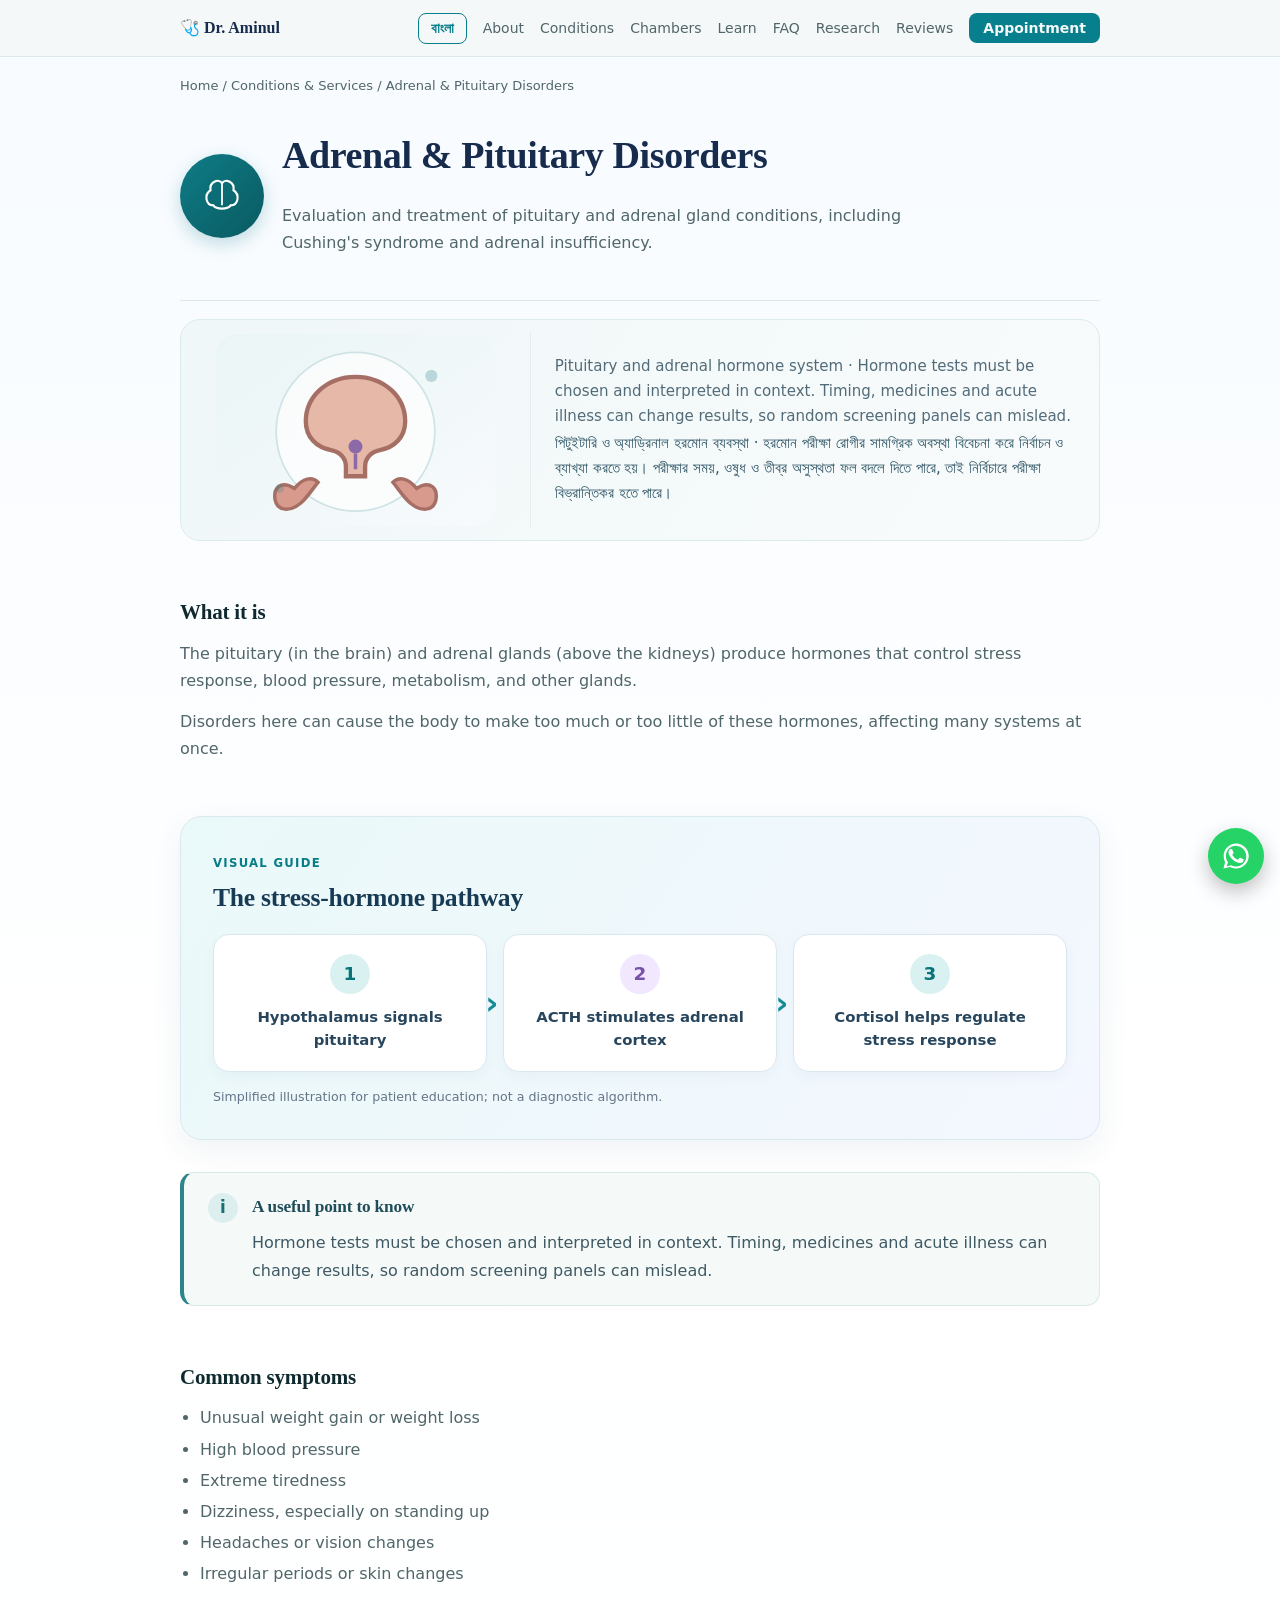
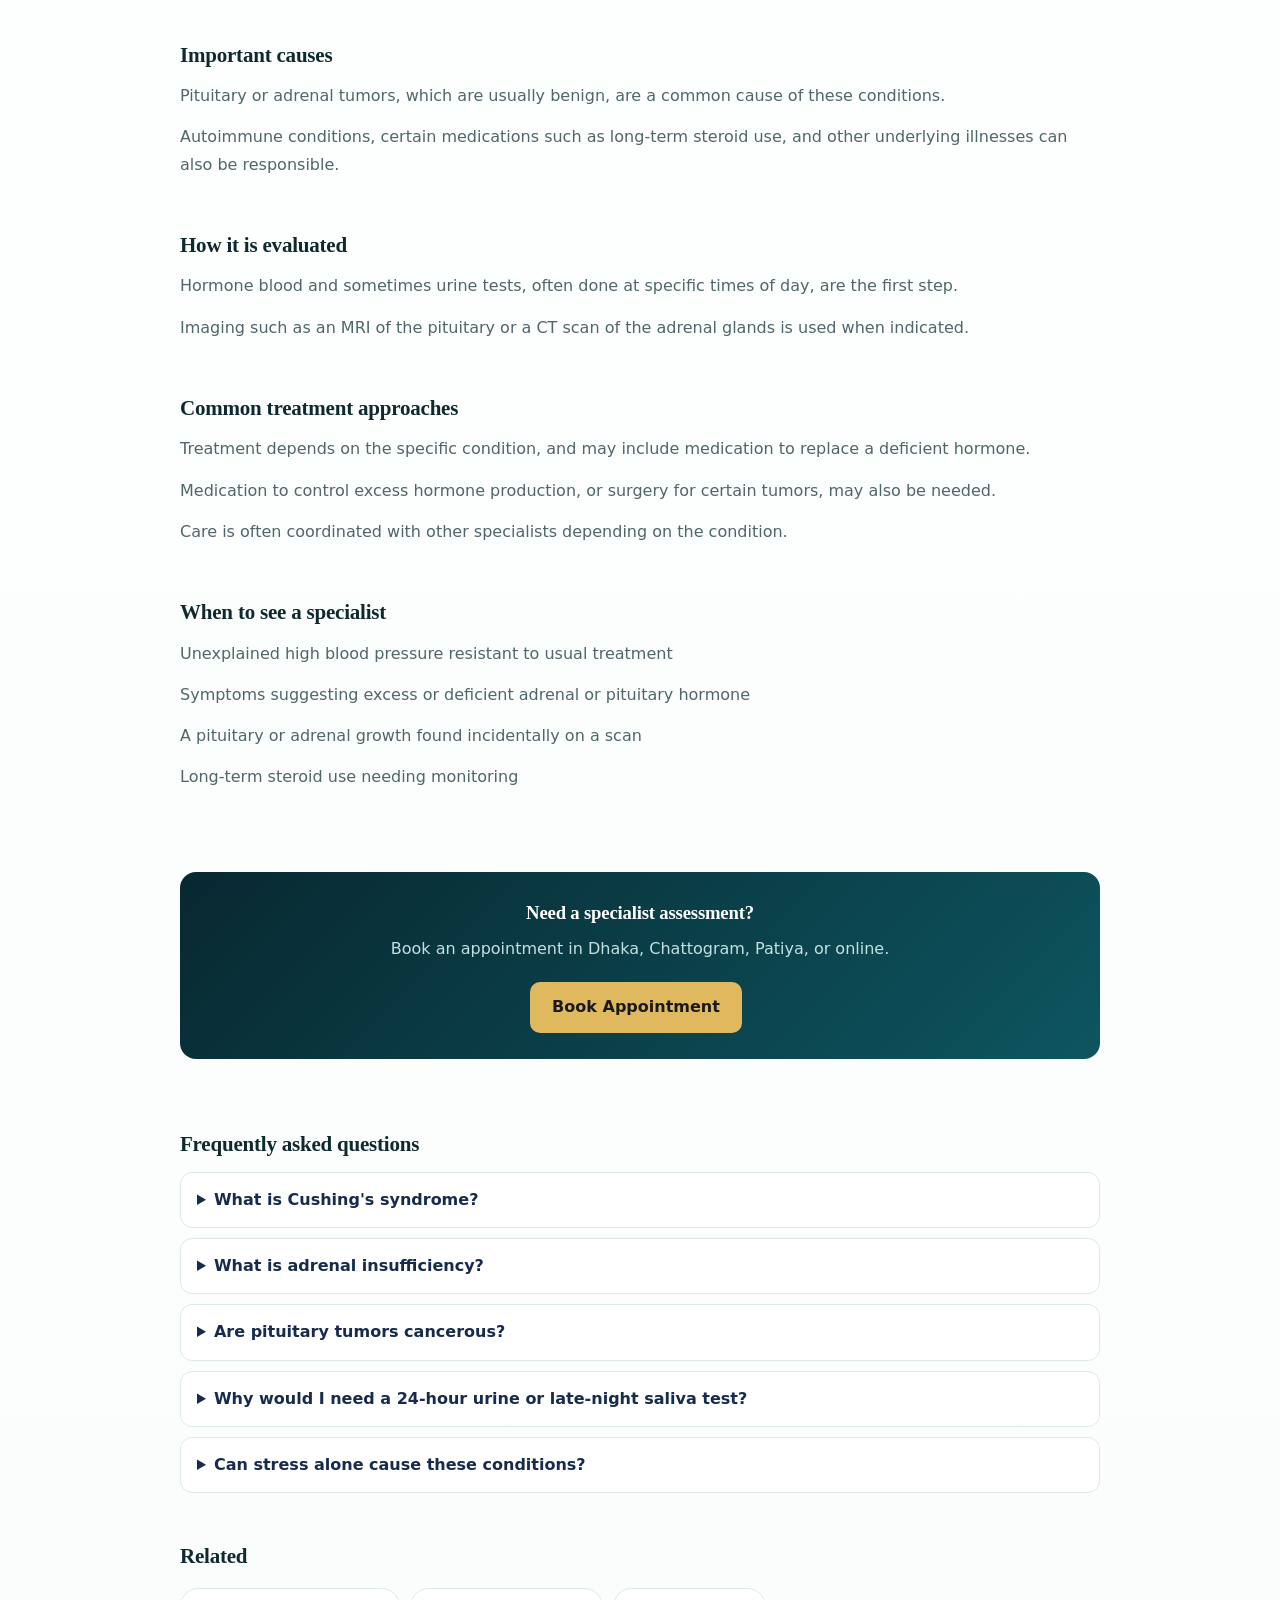
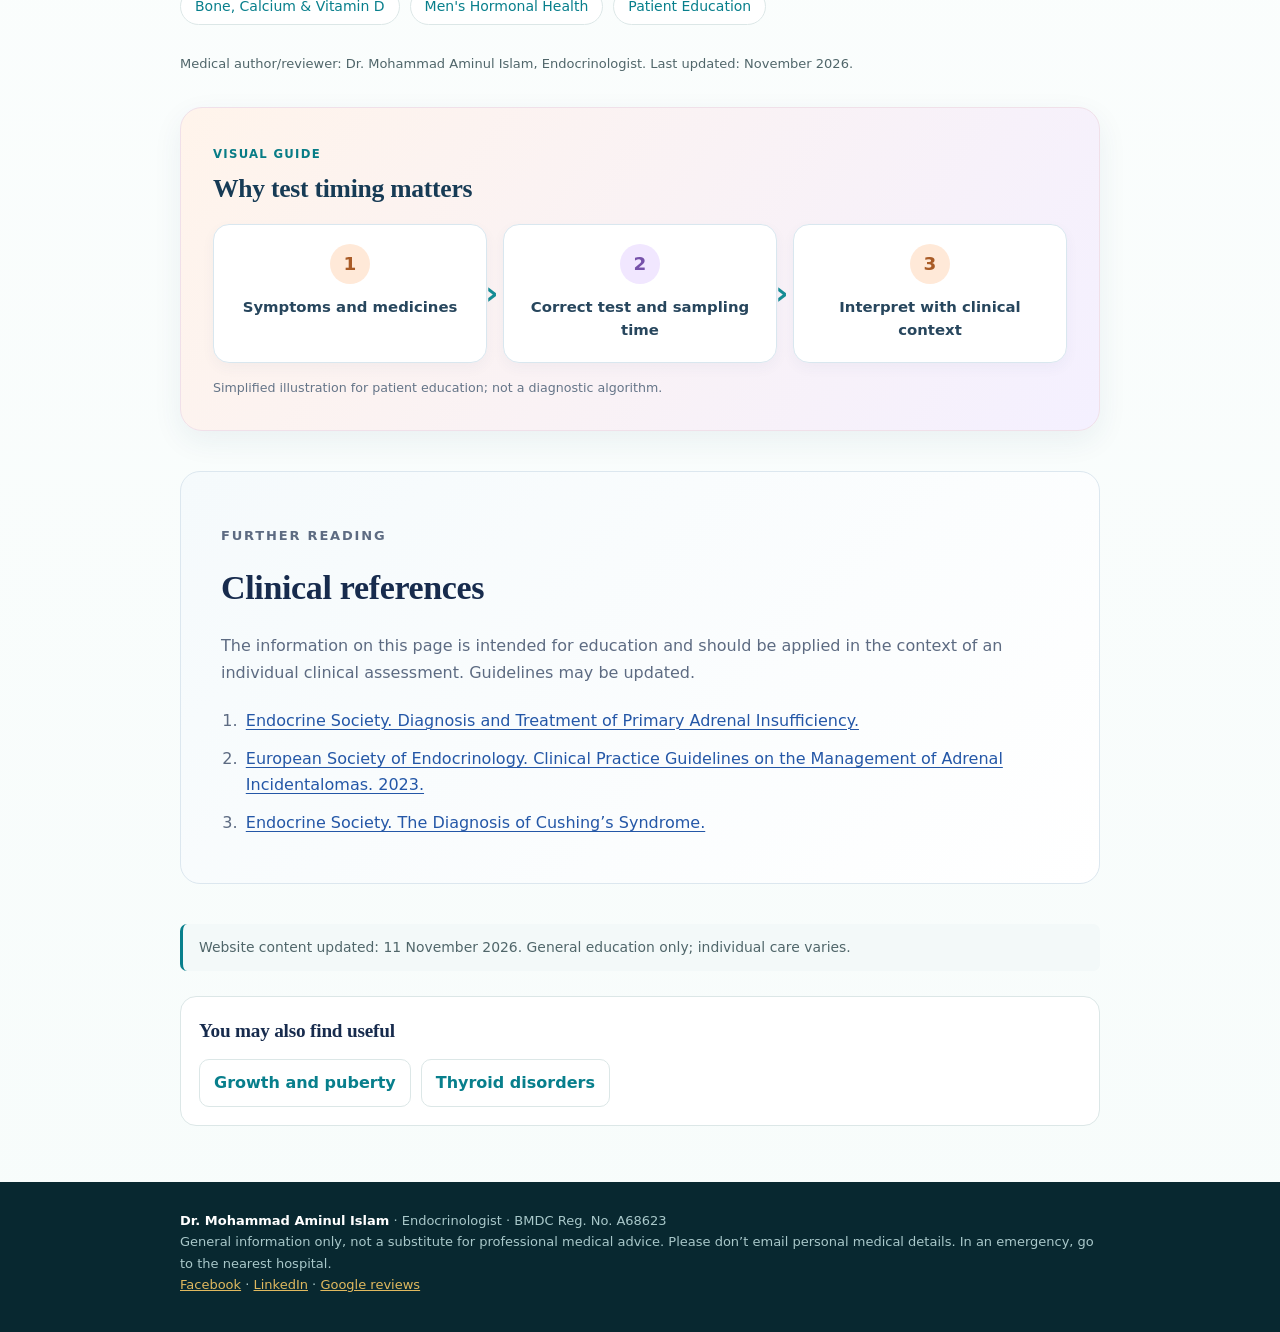
<file: adrenal.html>
<!DOCTYPE html>

<html lang="en"><head><meta charset="utf-8"/>
<meta content="width=device-width, initial-scale=1, viewport-fit=cover" name="viewport"/>
<title>Adrenal &amp; Pituitary Disorders | Dr. Mohammad Aminul Islam, Endocrinologist</title>
<meta content="Evaluation and treatment of pituitary and adrenal gland conditions, including Cushing's syndrome and adrenal insufficiency." name="description"/>
<meta content="index, follow" name="robots"/>
<link href="https://draminulislam.com/adrenal.html" rel="canonical"/>
<meta content="article" property="og:type"/>
<meta content="Adrenal &amp; Pituitary Disorders | Dr. Mohammad Aminul Islam" property="og:title"/>
<meta content="Evaluation and treatment of pituitary and adrenal gland conditions, including Cushing's syndrome and adrenal insufficiency." property="og:description"/>
<meta content="summary" name="twitter:card"/>
<link href="favicon.svg" rel="icon" type="image/svg+xml"/><link href="favicon-32.png" rel="icon" sizes="32x32"/><link href="favicon-180.png" rel="apple-touch-icon"/><link href="assets/style.css" rel="stylesheet"/>
<script type="application/ld+json">{"@context": "https://schema.org", "@type": "MedicalWebPage", "name": "Adrenal & Pituitary Disorders", "description": "Evaluation and treatment of pituitary and adrenal gland conditions, including Cushing's syndrome and adrenal insufficiency.", "url": "https://draminulislam.com/adrenal.html", "lastReviewed": "2026-11-04", "reviewedBy": {"@type": "Physician", "name": "Dr. Mohammad Aminul Islam"}, "about": {"@type": "MedicalCondition", "name": "Adrenal & Pituitary Disorders"}}</script>
<script type="application/ld+json">{"@context": "https://schema.org", "@type": "BreadcrumbList", "itemListElement": [{"@type": "ListItem", "position": 1, "name": "Home", "item": "https://draminulislam.com/"}, {"@type": "ListItem", "position": 2, "name": "Conditions & Services", "item": "https://draminulislam.com/index.html#care"}, {"@type": "ListItem", "position": 3, "name": "Adrenal & Pituitary Disorders", "item": "https://draminulislam.com/adrenal.html"}]}</script>
<script type="application/ld+json">{"@context": "https://schema.org", "@type": "FAQPage", "mainEntity": [{"@type": "Question", "name": "What is Cushing's syndrome?", "acceptedAnswer": {"@type": "Answer", "text": "A condition caused by excess cortisol hormone, leading to weight gain, high blood pressure, and other changes; it can result from a tumor or long-term steroid medication."}}, {"@type": "Question", "name": "What is adrenal insufficiency?", "acceptedAnswer": {"@type": "Answer", "text": "A condition where the adrenal glands don't produce enough cortisol, causing fatigue, low blood pressure, and other symptoms; it needs hormone replacement."}}, {"@type": "Question", "name": "Are pituitary tumors cancerous?", "acceptedAnswer": {"@type": "Answer", "text": "Most pituitary tumors are benign, not cancer, though they can still affect hormone levels and sometimes nearby structures like vision."}}, {"@type": "Question", "name": "Why would I need a 24-hour urine or late-night saliva test?", "acceptedAnswer": {"@type": "Answer", "text": "Some hormones like cortisol vary through the day, so these tests help capture a more complete picture than a single blood draw."}}, {"@type": "Question", "name": "Can stress alone cause these conditions?", "acceptedAnswer": {"@type": "Answer", "text": "Ordinary stress doesn't cause adrenal or pituitary disease, though these conditions can sometimes be mistaken for stress-related symptoms, which is why proper testing matters."}}]}</script>
<meta content="https://draminulislam.com/adrenal.html" property="og:url"/><meta content="https://draminulislam.com/social-preview.png" property="og:image"/><meta content="1200" property="og:image:width"/><meta content="630" property="og:image:height"/>
<style id="cms-design-variables">
:root{--cms-radius:16px;--cms-expertise-height:72px;--cms-trust-icon:58px;--cms-gap:16px;--cms-expertise-cols:3;--cms-trust-cols:3}
@media(min-width:951px){
.expertise-grid{grid-template-columns:repeat(var(--cms-expertise-cols),minmax(0,1fr))!important;gap:var(--cms-gap)!important}
#trust .trust-grid-new{grid-template-columns:repeat(var(--cms-trust-cols),minmax(0,1fr))!important;gap:var(--cms-gap)!important}
}
.expertise-grid .expertise-card>img{height:var(--cms-expertise-height)!important}
#trust .trust-icon-new{width:var(--cms-trust-icon)!important;height:var(--cms-trust-icon)!important;flex-basis:var(--cms-trust-icon)!important}
.expertise-card,#trust .trust-card-new{border-radius:var(--cms-radius)!important}
</style>
</head><body>
<header class="top"><div class="w"><a href="index.html" style="text-decoration:none;color:inherit"><span class="brand">🩺 Dr. Aminul</span></a><nav><button class="lt" id="lt" type="button">বাংলা</button><a data-site-edit="edit-001" href="index.html#about">About</a><a data-site-edit="edit-002" href="index.html#care">Conditions</a><a data-site-edit="edit-003" href="index.html#book">Chambers</a><a data-site-edit="edit-004" href="index.html#learn">Learn</a><a data-site-edit="edit-005" href="index.html#faq">FAQ</a><a data-site-edit="edit-006" href="index.html#research">Research</a><a data-site-edit="edit-007" href="index.html#reviews">Reviews</a><a class="bk" data-site-edit="edit-008" href="index.html#book">Appointment</a></nav></div></header>
<div class="w">
<p class="crumb"><a data-site-edit="edit-009" href="index.html">Home</a> / <a data-site-edit="edit-010" href="index.html#care">Conditions &amp; Services</a> / Adrenal &amp; Pituitary Disorders</p>
<header class="page-head cond-head"><div class="cond-badge"><svg height="46" viewbox="0 0 64 64" width="46" xmlns="http://www.w3.org/2000/svg"><path d="M20 45 C9 45 7 30 16 24 C14 13 27 7 32 14 C37 7 50 13 48 24 C57 30 55 45 44 45 C40 51 24 51 20 45 Z" fill="none" stroke="#fff" stroke-width="3"></path><line stroke="#fff" stroke-width="2.5" x1="32" x2="32" y1="14" y2="45"></line></svg></div><div><h1><span class="en" data-site-edit="edit-011">Adrenal &amp; Pituitary Disorders</span><span class="bn" data-site-edit="edit-012">অ্যাড্রিনাল ও পিটুইটারি রোগ</span></h1><p class="sub"><span class="en" data-site-edit="edit-013">Evaluation and treatment of pituitary and adrenal gland conditions, including Cushing's syndrome and adrenal insufficiency.</span><span class="bn" data-site-edit="edit-014">কুশিং সিনড্রোম ও অ্যাড্রিনাল অপ্রতুলতাসহ পিটুইটারি ও অ্যাড্রিনাল গ্রন্থির সমস্যার মূল্যায়ন ও চিকিৎসা।</span></p></div></header>
<figure class="condition-visual"><img alt="Pituitary and adrenal hormone system" data-site-edit="edit-015" height="440" loading="eager" src="assets/medical-adrenal.svg" width="640"/><figcaption><span class="en" data-site-edit="edit-016">Pituitary and adrenal hormone system · Hormone tests must be chosen and interpreted in context. Timing, medicines and acute illness can change results, so random screening panels can mislead.</span><span class="bn" data-site-edit="edit-017">পিটুইটারি ও অ্যাড্রিনাল হরমোন ব্যবস্থা · হরমোন পরীক্ষা রোগীর সামগ্রিক অবস্থা বিবেচনা করে নির্বাচন ও ব্যাখ্যা করতে হয়। পরীক্ষার সময়, ওষুধ ও তীব্র অসুস্থতা ফল বদলে দিতে পারে, তাই নির্বিচারে পরীক্ষা বিভ্রান্তিকর হতে পারে।</span></figcaption></figure>
<main>
<section class="reveal article"><h2><span class="en" data-site-edit="edit-018">What it is</span><span class="bn" data-site-edit="edit-019">এটি কী</span></h2><p><span class="en" data-site-edit="edit-020">The pituitary (in the brain) and adrenal glands (above the kidneys) produce hormones that control stress response, blood pressure, metabolism, and other glands.</span><span class="bn" data-site-edit="edit-021">পিটুইটারি (মস্তিষ্কে) ও অ্যাড্রিনাল গ্রন্থি (কিডনির উপরে) এমন হরমোন তৈরি করে যা চাপ মোকাবিলা, রক্তচাপ, বিপাক ও অন্যান্য গ্রন্থি নিয়ন্ত্রণ করে।</span></p><p><span class="en" data-site-edit="edit-022">Disorders here can cause the body to make too much or too little of these hormones, affecting many systems at once.</span><span class="bn" data-site-edit="edit-023">এখানে সমস্যা হলে শরীরে এই হরমোন বেশি বা কম তৈরি হতে পারে, যা একইসাথে বিভিন্ন সিস্টেমকে প্রভাবিত করে।</span></p></section><figure class="learning-figure diagram-a"><figcaption><span class="learning-kicker"><span class="en" data-site-edit="edit-024">VISUAL GUIDE</span><span class="bn" data-site-edit="edit-025">চিত্রে সহজ ব্যাখ্যা</span></span><h2><span class="en" data-site-edit="edit-026">The stress-hormone pathway</span><span class="bn" data-site-edit="edit-027">স্ট্রেস হরমোনের নিয়ন্ত্রণ</span></h2></figcaption><div class="learning-flow"><div class="learning-step"><div aria-hidden="true" class="learning-symbol">1</div><p><span class="en" data-site-edit="edit-028">Hypothalamus signals pituitary</span><span class="bn" data-site-edit="edit-029">হাইপোথ্যালামাস পিটুইটারিকে সংকেত দেয়</span></p></div><div class="learning-step"><div aria-hidden="true" class="learning-symbol">2</div><p><span class="en" data-site-edit="edit-030">ACTH stimulates adrenal cortex</span><span class="bn" data-site-edit="edit-031">ACTH অ্যাড্রিনাল কর্টেক্সকে উদ্দীপিত করে</span></p></div><div class="learning-step"><div aria-hidden="true" class="learning-symbol">3</div><p><span class="en" data-site-edit="edit-032">Cortisol helps regulate stress response</span><span class="bn" data-site-edit="edit-033">কর্টিসল স্ট্রেস মোকাবিলায় ভূমিকা রাখে</span></p></div></div><p class="learning-disclaimer"><span class="en" data-site-edit="edit-034">Simplified illustration for patient education; not a diagnostic algorithm.</span><span class="bn" data-site-edit="edit-035">রোগীকে সহজভাবে বোঝানোর চিত্র; এটি রোগ নির্ণয়ের নির্দেশিকা নয়।</span></p></figure>
<section class="key-clinical-note"><div aria-hidden="true" class="note-mark">i</div><div><h2><span class="en" data-site-edit="edit-036">A useful point to know</span><span class="bn" data-site-edit="edit-037">জেনে রাখা জরুরি</span></h2><p><span class="en" data-site-edit="edit-038">Hormone tests must be chosen and interpreted in context. Timing, medicines and acute illness can change results, so random screening panels can mislead.</span><span class="bn" data-site-edit="edit-039">হরমোন পরীক্ষা রোগীর সামগ্রিক অবস্থা বিবেচনা করে নির্বাচন ও ব্যাখ্যা করতে হয়। পরীক্ষার সময়, ওষুধ ও তীব্র অসুস্থতা ফল বদলে দিতে পারে, তাই নির্বিচারে পরীক্ষা বিভ্রান্তিকর হতে পারে।</span></p></div></section>
<section class="reveal article"><h2><span class="en" data-site-edit="edit-040">Common symptoms</span><span class="bn" data-site-edit="edit-041">সাধারণ লক্ষণ</span></h2><ul><li><span class="en" data-site-edit="edit-042">Unusual weight gain or weight loss</span><span class="bn" data-site-edit="edit-043">অস্বাভাবিক ওজন বৃদ্ধি বা হ্রাস</span></li><li><span class="en" data-site-edit="edit-044">High blood pressure</span><span class="bn" data-site-edit="edit-045">উচ্চ রক্তচাপ</span></li><li><span class="en" data-site-edit="edit-046">Extreme tiredness</span><span class="bn" data-site-edit="edit-047">তীব্র ক্লান্তি</span></li><li><span class="en" data-site-edit="edit-048">Dizziness, especially on standing up</span><span class="bn" data-site-edit="edit-049">মাথা ঘোরা, বিশেষত দাঁড়ালে</span></li><li><span class="en" data-site-edit="edit-050">Headaches or vision changes</span><span class="bn" data-site-edit="edit-051">মাথাব্যথা বা দৃষ্টি পরিবর্তন</span></li><li><span class="en" data-site-edit="edit-052">Irregular periods or skin changes</span><span class="bn" data-site-edit="edit-053">অনিয়মিত মাসিক বা ত্বকের পরিবর্তন</span></li></ul></section>
<section class="reveal article"><h2><span class="en" data-site-edit="edit-054">Important causes</span><span class="bn" data-site-edit="edit-055">গুরুত্বপূর্ণ কারণ</span></h2><p><span class="en" data-site-edit="edit-056">Pituitary or adrenal tumors, which are usually benign, are a common cause of these conditions.</span><span class="bn" data-site-edit="edit-057">পিটুইটারি বা অ্যাড্রিনাল টিউমার, যা সাধারণত নিরীহ, এই সমস্যাগুলোর একটি সাধারণ কারণ।</span></p><p><span class="en" data-site-edit="edit-058">Autoimmune conditions, certain medications such as long-term steroid use, and other underlying illnesses can also be responsible.</span><span class="bn" data-site-edit="edit-059">অটোইমিউন সমস্যা, দীর্ঘমেয়াদী স্টেরয়েড ব্যবহারের মতো কিছু ওষুধ এবং অন্যান্য অন্তর্নিহিত রোগও এর কারণ হতে পারে।</span></p></section>
<section class="reveal article"><h2><span class="en" data-site-edit="edit-060">How it is evaluated</span><span class="bn" data-site-edit="edit-061">কীভাবে মূল্যায়ন করা হয়</span></h2><p><span class="en" data-site-edit="edit-062">Hormone blood and sometimes urine tests, often done at specific times of day, are the first step.</span><span class="bn" data-site-edit="edit-063">নির্দিষ্ট সময়ে করা হরমোন রক্ত এবং কখনো কখনো প্রস্রাব পরীক্ষা মূল্যায়নের প্রথম ধাপ।</span></p><p><span class="en" data-site-edit="edit-064">Imaging such as an MRI of the pituitary or a CT scan of the adrenal glands is used when indicated.</span><span class="bn" data-site-edit="edit-065">প্রয়োজনে পিটুইটারির এমআরআই বা অ্যাড্রিনাল গ্রন্থির সিটি স্ক্যান ব্যবহার করা হয়।</span></p></section>
<section class="reveal article"><h2><span class="en" data-site-edit="edit-066">Common treatment approaches</span><span class="bn" data-site-edit="edit-067">সাধারণ চিকিৎসার পদ্ধতি</span></h2><p><span class="en" data-site-edit="edit-068">Treatment depends on the specific condition, and may include medication to replace a deficient hormone.</span><span class="bn" data-site-edit="edit-069">চিকিৎসা নির্দিষ্ট সমস্যার উপর নির্ভর করে, এবং এতে ঘাটতি হরমোন প্রতিস্থাপনের ওষুধ অন্তর্ভুক্ত থাকতে পারে।</span></p><p><span class="en" data-site-edit="edit-070">Medication to control excess hormone production, or surgery for certain tumors, may also be needed.</span><span class="bn" data-site-edit="edit-071">অতিরিক্ত হরমোন উৎপাদন নিয়ন্ত্রণে ওষুধ, বা কিছু টিউমারের জন্য অস্ত্রোপচারও প্রয়োজন হতে পারে।</span></p><p><span class="en" data-site-edit="edit-072">Care is often coordinated with other specialists depending on the condition.</span><span class="bn" data-site-edit="edit-073">সমস্যা অনুযায়ী প্রায়ই অন্যান্য বিশেষজ্ঞের সাথে সমন্বিত চিকিৎসা করা হয়।</span></p></section>
<section class="reveal article"><h2><span class="en" data-site-edit="edit-074">When to see a specialist</span><span class="bn" data-site-edit="edit-075">কখন বিশেষজ্ঞ দেখাবেন</span></h2><p><span class="en" data-site-edit="edit-076">Unexplained high blood pressure resistant to usual treatment</span><span class="bn" data-site-edit="edit-077">সাধারণ চিকিৎসায় সাড়া না দেওয়া অজানা কারণের উচ্চ রক্তচাপ</span></p><p><span class="en" data-site-edit="edit-078">Symptoms suggesting excess or deficient adrenal or pituitary hormone</span><span class="bn" data-site-edit="edit-079">অতিরিক্ত বা ঘাটতি অ্যাড্রিনাল বা পিটুইটারি হরমোনের ইঙ্গিতপূর্ণ লক্ষণ</span></p><p><span class="en" data-site-edit="edit-080">A pituitary or adrenal growth found incidentally on a scan</span><span class="bn" data-site-edit="edit-081">স্ক্যানে আকস্মিকভাবে পাওয়া পিটুইটারি বা অ্যাড্রিনাল বৃদ্ধি</span></p><p><span class="en" data-site-edit="edit-082">Long-term steroid use needing monitoring</span><span class="bn" data-site-edit="edit-083">দীর্ঘমেয়াদী স্টেরয়েড ব্যবহারে পর্যবেক্ষণ প্রয়োজন হলে</span></p></section>
<section class="reveal article"><div class="cta-banner"><h3><span class="en" data-site-edit="edit-084">Need a specialist assessment?</span><span class="bn" data-site-edit="edit-085">বিশেষজ্ঞ মূল্যায়ন দরকার?</span></h3><p><span class="en" data-site-edit="edit-086">Book an appointment in Dhaka, Chattogram, Patiya, or online.</span><span class="bn" data-site-edit="edit-087">ঢাকা, চট্টগ্রাম, পটিয়া অথবা অনলাইনে অ্যাপয়েন্টমেন্ট নিন।</span></p><a class="btn" href="index.html#book"><span class="en" data-site-edit="edit-088">Book Appointment</span><span class="bn" data-site-edit="edit-089">অ্যাপয়েন্টমেন্ট নিন</span></a></div></section>
<section class="reveal article"><h2><span class="en" data-site-edit="edit-090">Frequently asked questions</span><span class="bn" data-site-edit="edit-091">প্রায়শই জিজ্ঞাসিত প্রশ্ন</span></h2><details><summary><span class="en" data-site-edit="edit-092">What is Cushing's syndrome?</span><span class="bn" data-site-edit="edit-093">কুশিং সিনড্রোম কী?</span></summary><p><span class="en" data-site-edit="edit-094">A condition caused by excess cortisol hormone, leading to weight gain, high blood pressure, and other changes; it can result from a tumor or long-term steroid medication.</span><span class="bn" data-site-edit="edit-095">অতিরিক্ত কর্টিসল হরমোনের কারণে হওয়া একটি সমস্যা, যা ওজন বৃদ্ধি, উচ্চ রক্তচাপ ও অন্যান্য পরিবর্তন ঘটায়; এটি টিউমার বা দীর্ঘমেয়াদী স্টেরয়েড ওষুধের কারণে হতে পারে।</span></p></details><details><summary><span class="en" data-site-edit="edit-096">What is adrenal insufficiency?</span><span class="bn" data-site-edit="edit-097">অ্যাড্রিনাল অপ্রতুলতা কী?</span></summary><p><span class="en" data-site-edit="edit-098">A condition where the adrenal glands don't produce enough cortisol, causing fatigue, low blood pressure, and other symptoms; it needs hormone replacement.</span><span class="bn" data-site-edit="edit-099">এমন একটি সমস্যা যেখানে অ্যাড্রিনাল গ্রন্থি পর্যাপ্ত কর্টিসল তৈরি করে না, যার ফলে ক্লান্তি, কম রক্তচাপ ও অন্যান্য লক্ষণ দেখা দেয়; এর জন্য হরমোন প্রতিস্থাপন প্রয়োজন।</span></p></details><details><summary><span class="en" data-site-edit="edit-100">Are pituitary tumors cancerous?</span><span class="bn" data-site-edit="edit-101">পিটুইটারি টিউমার কি ক্যান্সার?</span></summary><p><span class="en" data-site-edit="edit-102">Most pituitary tumors are benign, not cancer, though they can still affect hormone levels and sometimes nearby structures like vision.</span><span class="bn" data-site-edit="edit-103">বেশিরভাগ পিটুইটারি টিউমার নিরীহ, ক্যান্সার নয়, তবে এরা হরমোনের মাত্রা এবং কখনো কখনো দৃষ্টির মতো আশেপাশের গঠনকে প্রভাবিত করতে পারে।</span></p></details><details><summary><span class="en" data-site-edit="edit-104">Why would I need a 24-hour urine or late-night saliva test?</span><span class="bn" data-site-edit="edit-105">কেন ২৪ ঘণ্টার প্রস্রাব বা রাতের লালা পরীক্ষা প্রয়োজন হতে পারে?</span></summary><p><span class="en" data-site-edit="edit-106">Some hormones like cortisol vary through the day, so these tests help capture a more complete picture than a single blood draw.</span><span class="bn" data-site-edit="edit-107">কর্টিসলের মতো কিছু হরমোন দিনভর পরিবর্তিত হয়, তাই এই পরীক্ষাগুলো একটি রক্ত পরীক্ষার চেয়ে আরও সম্পূর্ণ চিত্র দিতে সাহায্য করে।</span></p></details><details><summary><span class="en" data-site-edit="edit-108">Can stress alone cause these conditions?</span><span class="bn" data-site-edit="edit-109">শুধু মানসিক চাপেই কি এসব সমস্যা হতে পারে?</span></summary><p><span class="en" data-site-edit="edit-110">Ordinary stress doesn't cause adrenal or pituitary disease, though these conditions can sometimes be mistaken for stress-related symptoms, which is why proper testing matters.</span><span class="bn" data-site-edit="edit-111">সাধারণ মানসিক চাপ অ্যাড্রিনাল বা পিটুইটারি রোগের কারণ হয় না, তবে এই সমস্যাগুলোকে কখনো কখনো চাপ-সম্পর্কিত লক্ষণ ভেবে ভুল করা হয়, তাই সঠিক পরীক্ষা গুরুত্বপূর্ণ।</span></p></details></section>
<section class="reveal article"><h2><span class="en" data-site-edit="edit-112">Related</span><span class="bn" data-site-edit="edit-113">সম্পর্কিত</span></h2><div class="related"><a href="bone.html"><span class="en" data-site-edit="edit-114">Bone, Calcium &amp; Vitamin D</span><span class="bn" data-site-edit="edit-115">হাড়, ক্যালসিয়াম ও ভিটামিন ডি</span></a><a href="mens.html"><span class="en" data-site-edit="edit-116">Men's Hormonal Health</span><span class="bn" data-site-edit="edit-117">পুরুষদের হরমোন স্বাস্থ্য</span></a><a href="index.html#learn"><span class="en" data-site-edit="edit-118">Patient Education</span><span class="bn" data-site-edit="edit-119">রোগী শিক্ষা</span></a></div></section>
<p class="meta-line"><span class="en" data-site-edit="edit-120">Medical author/reviewer: Dr. Mohammad Aminul Islam, Endocrinologist. Last updated: November 2026.</span><span class="bn" data-site-edit="edit-121">চিকিৎসা লেখক/পর্যালোচক: ডা. মোহাম্মদ আমিনুল ইসলাম, এন্ডোক্রাইনোলজিস্ট। সর্বশেষ হালনাগাদ: নভেম্বর ২০২৬।</span></p>
<figure class="learning-figure diagram-b"><figcaption><span class="learning-kicker"><span class="en" data-site-edit="edit-122">VISUAL GUIDE</span><span class="bn" data-site-edit="edit-123">চিত্রে সহজ ব্যাখ্যা</span></span><h2><span class="en" data-site-edit="edit-124">Why test timing matters</span><span class="bn" data-site-edit="edit-125">পরীক্ষার সময় কেন গুরুত্বপূর্ণ</span></h2></figcaption><div class="learning-flow"><div class="learning-step"><div aria-hidden="true" class="learning-symbol">1</div><p><span class="en" data-site-edit="edit-126">Symptoms and medicines</span><span class="bn" data-site-edit="edit-127">উপসর্গ ও ওষুধ</span></p></div><div class="learning-step"><div aria-hidden="true" class="learning-symbol">2</div><p><span class="en" data-site-edit="edit-128">Correct test and sampling time</span><span class="bn" data-site-edit="edit-129">সঠিক পরীক্ষা ও নমুনার সময়</span></p></div><div class="learning-step"><div aria-hidden="true" class="learning-symbol">3</div><p><span class="en" data-site-edit="edit-130">Interpret with clinical context</span><span class="bn" data-site-edit="edit-131">রোগীর অবস্থার সঙ্গে মিলিয়ে ফলাফল</span></p></div></div><p class="learning-disclaimer"><span class="en" data-site-edit="edit-132">Simplified illustration for patient education; not a diagnostic algorithm.</span><span class="bn" data-site-edit="edit-133">রোগীকে সহজভাবে বোঝানোর চিত্র; এটি রোগ নির্ণয়ের নির্দেশিকা নয়।</span></p></figure><section aria-labelledby="references-heading" class="clinical-references" id="clinical-references">
<div class="references-inner">
<p class="eyebrow" data-site-edit="edit-134">Further reading</p>
<h2 data-site-edit="edit-135" id="references-heading">Clinical references</h2>
<p data-site-edit="edit-136">The information on this page is intended for education and should be applied in the context of an individual clinical assessment. Guidelines may be updated.</p>
<ol><li><a data-site-edit="edit-137" href="https://www.endocrine.org/clinical-practice-guidelines/primary-adrenal-insufficiency" rel="noopener noreferrer" target="_blank">Endocrine Society. Diagnosis and Treatment of Primary Adrenal Insufficiency.</a></li>
<li><a data-site-edit="edit-138" href="https://doi.org/10.1093/ejendo/lvad066" rel="noopener noreferrer" target="_blank">European Society of Endocrinology. Clinical Practice Guidelines on the Management of Adrenal Incidentalomas. 2023.</a></li>
<li><a data-site-edit="edit-139" href="https://www.endocrine.org/clinical-practice-guidelines/diagnosis-of-cushing-syndrome" rel="noopener noreferrer" target="_blank">Endocrine Society. The Diagnosis of Cushing’s Syndrome.</a></li></ol>
</div>
</section>
<section aria-label="Content review" class="editorial-review"><span class="en" data-site-edit="edit-140">Website content updated: 11 November 2026. General education only; individual care varies.</span><span class="bn" data-site-edit="edit-141">ওয়েবসাইটের তথ্য হালনাগাদ: ১১ নভেম্বর ২০২৬। এটি সাধারণ স্বাস্থ্যশিক্ষার জন্য; চিকিৎসা রোগীভেদে ভিন্ন হতে পারে।</span></section><section class="related-care-links"><h2><span class="en" data-site-edit="edit-142">You may also find useful</span><span class="bn" data-site-edit="edit-143">আরও যে বিষয়গুলো জানতে পারেন</span></h2><div><a href="growth.html"><span class="en" data-site-edit="edit-144">Growth and puberty</span><span class="bn" data-site-edit="edit-145">বৃদ্ধি ও বয়ঃসন্ধি</span></a><a href="thyroid.html"><span class="en" data-site-edit="edit-146">Thyroid disorders</span><span class="bn" data-site-edit="edit-147">থাইরয়েড রোগ</span></a></div></section></main>
</div>
<footer><div class="w"><b>Dr. Mohammad Aminul Islam</b> · Endocrinologist · BMDC Reg. No. A68623<br/>General information only, not a substitute for professional medical advice. Please don’t email personal medical details. In an emergency, go to the nearest hospital.<br/><a data-site-edit="edit-148" href="https://www.facebook.com/share/16Ec8BLWMN2/">Facebook</a> · <a data-site-edit="edit-149" href="https://www.linkedin.com/in/mohammad-aminul-islam-686091294">LinkedIn</a> · <a data-site-edit="edit-150" href="https://share.google/inh2LFFBDtszWjzEe">Google reviews</a></div></footer>
<a aria-label="Chat on WhatsApp" class="wa-float" href="https://wa.me/8801871550536"><svg fill="#fff" viewbox="0 0 24 24" xmlns="http://www.w3.org/2000/svg"><path d="M17.472 14.382c-.297-.149-1.758-.867-2.03-.967-.273-.099-.471-.148-.67.15-.197.297-.767.966-.94 1.164-.173.199-.347.223-.644.075-.297-.15-1.255-.463-2.39-1.475-.883-.788-1.48-1.761-1.653-2.059-.173-.297-.018-.458.13-.606.134-.133.298-.347.446-.52.149-.174.198-.298.298-.497.099-.198.05-.371-.025-.52-.075-.149-.669-1.612-.916-2.207-.242-.579-.487-.5-.669-.51-.173-.008-.371-.01-.57-.01-.198 0-.52.074-.792.372-.272.297-1.04 1.016-1.04 2.479 0 1.462 1.065 2.875 1.213 3.074.149.198 2.096 3.2 5.077 4.487.709.306 1.262.489 1.694.625.712.227 1.36.195 1.871.118.571-.085 1.758-.719 2.006-1.413.248-.694.248-1.289.173-1.413-.074-.124-.272-.198-.57-.347z"></path><path d="M12.05 22c-1.66 0-3.29-.416-4.73-1.204L2 22l1.23-5.212A9.94 9.94 0 0 1 2.1 12.05C2.1 6.5 6.6 2 12.15 2 17.7 2 22.2 6.5 22.2 12.05 22.2 17.6 17.7 22 12.05 22zm0-18.15c-4.5 0-8.15 3.65-8.15 8.15 0 1.84.62 3.55 1.67 4.92l-.99 3.4 3.5-.99a8.1 8.1 0 0 0 3.97 1.02c4.5 0 8.15-3.65 8.15-8.15 0-4.5-3.65-8.15-8.15-8.15z"></path></svg></a>
<script src="assets/site.js"></script>
<!-- Cloudflare Web Analytics --><script data-cf-beacon='{"token": "9aac8f202bf84d368d12aa6f4e58ab03"}' src="https://static.cloudflareinsights.com/beacon.min.js" type="module"></script><!-- End Cloudflare Web Analytics -->
<nav aria-label="Quick appointment actions" class="mobile-appointment-bar"><a aria-label="Call BRAC Healthcare appointments" href="tel:+8801335083990"><span aria-hidden="true">☎</span> <span class="en" data-site-edit="edit-151">Call</span><span class="bn" data-site-edit="edit-152">কল</span></a><a aria-label="WhatsApp appointment enquiry" href="https://wa.me/8801871550536"><span aria-hidden="true">✉</span> WhatsApp</a><a class="book-action" href="index.html#book"><span aria-hidden="true">▣</span> <span class="en" data-site-edit="edit-153">Chambers</span><span class="bn" data-site-edit="edit-154">চেম্বার</span></a></nav><script src="assets/page-editor.js" defer></script>
<script src="assets/design-editor.js" defer></script>
</body></html>
</file>
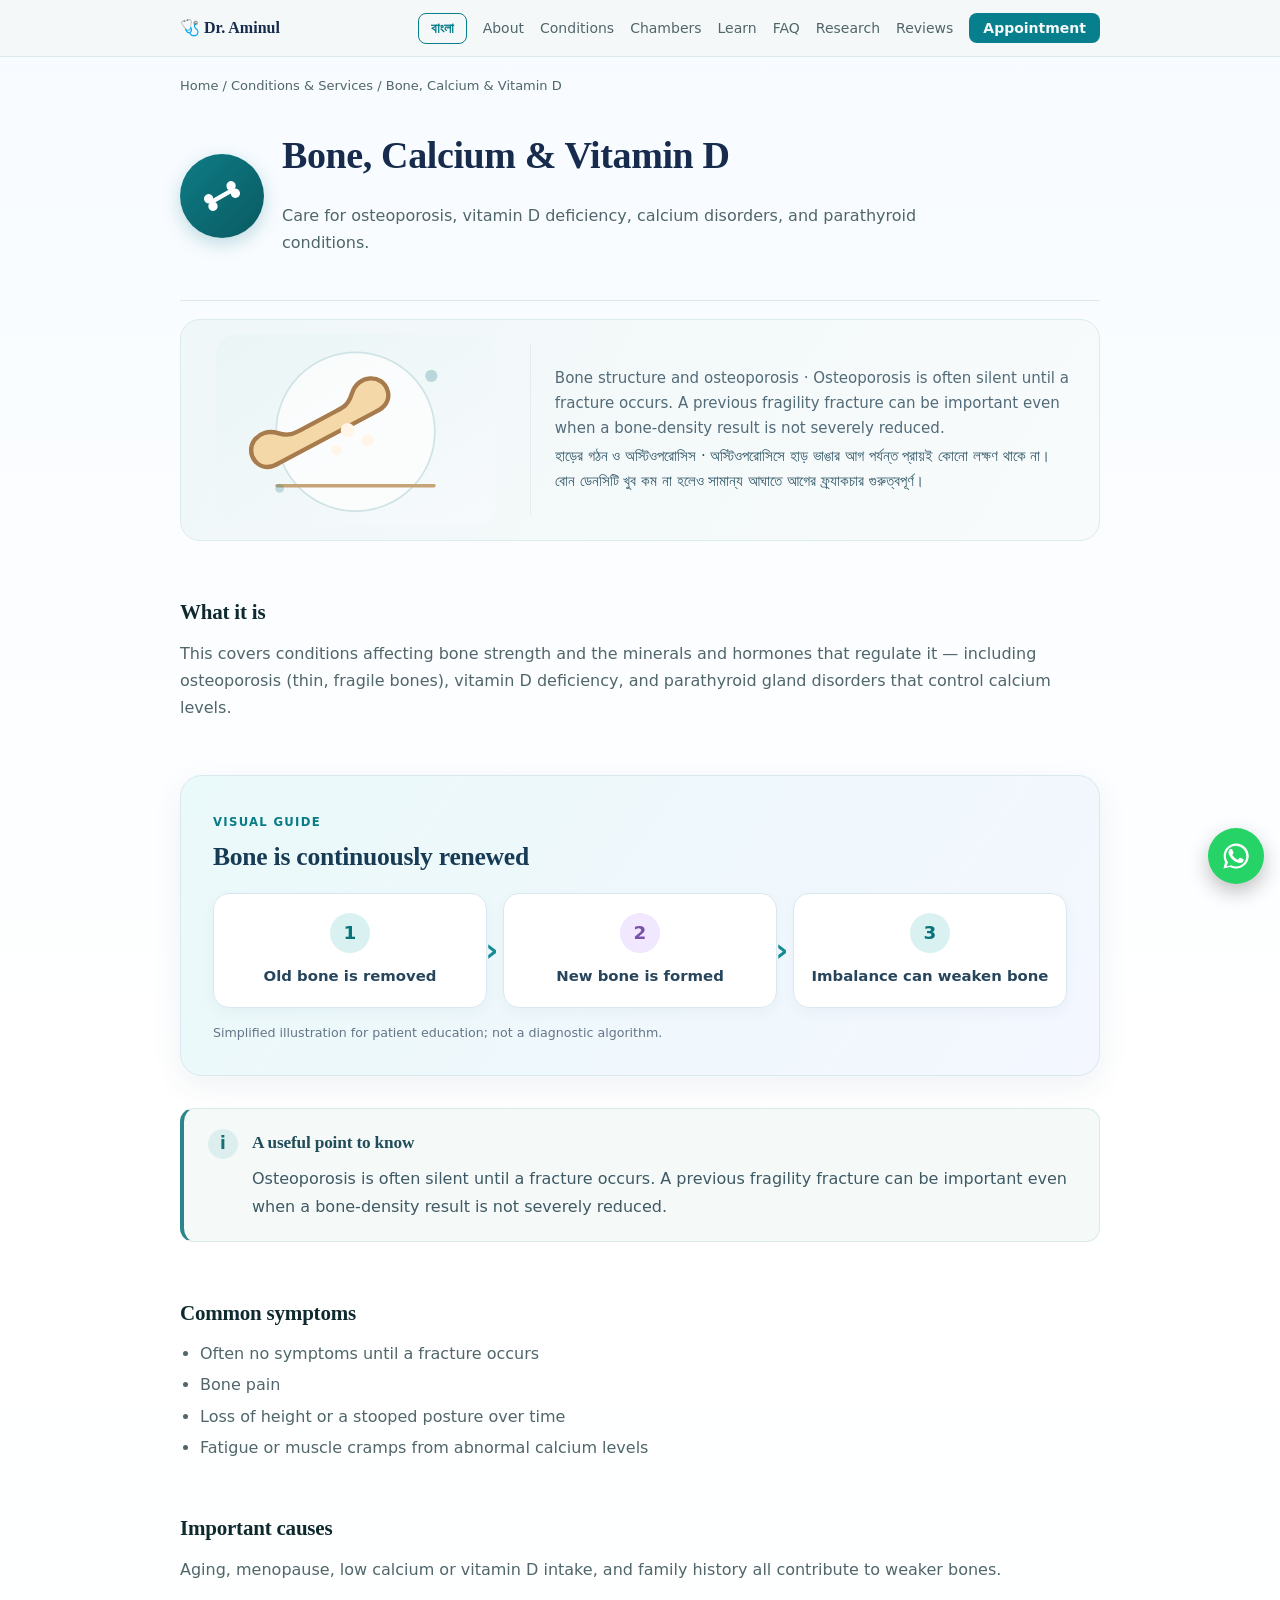
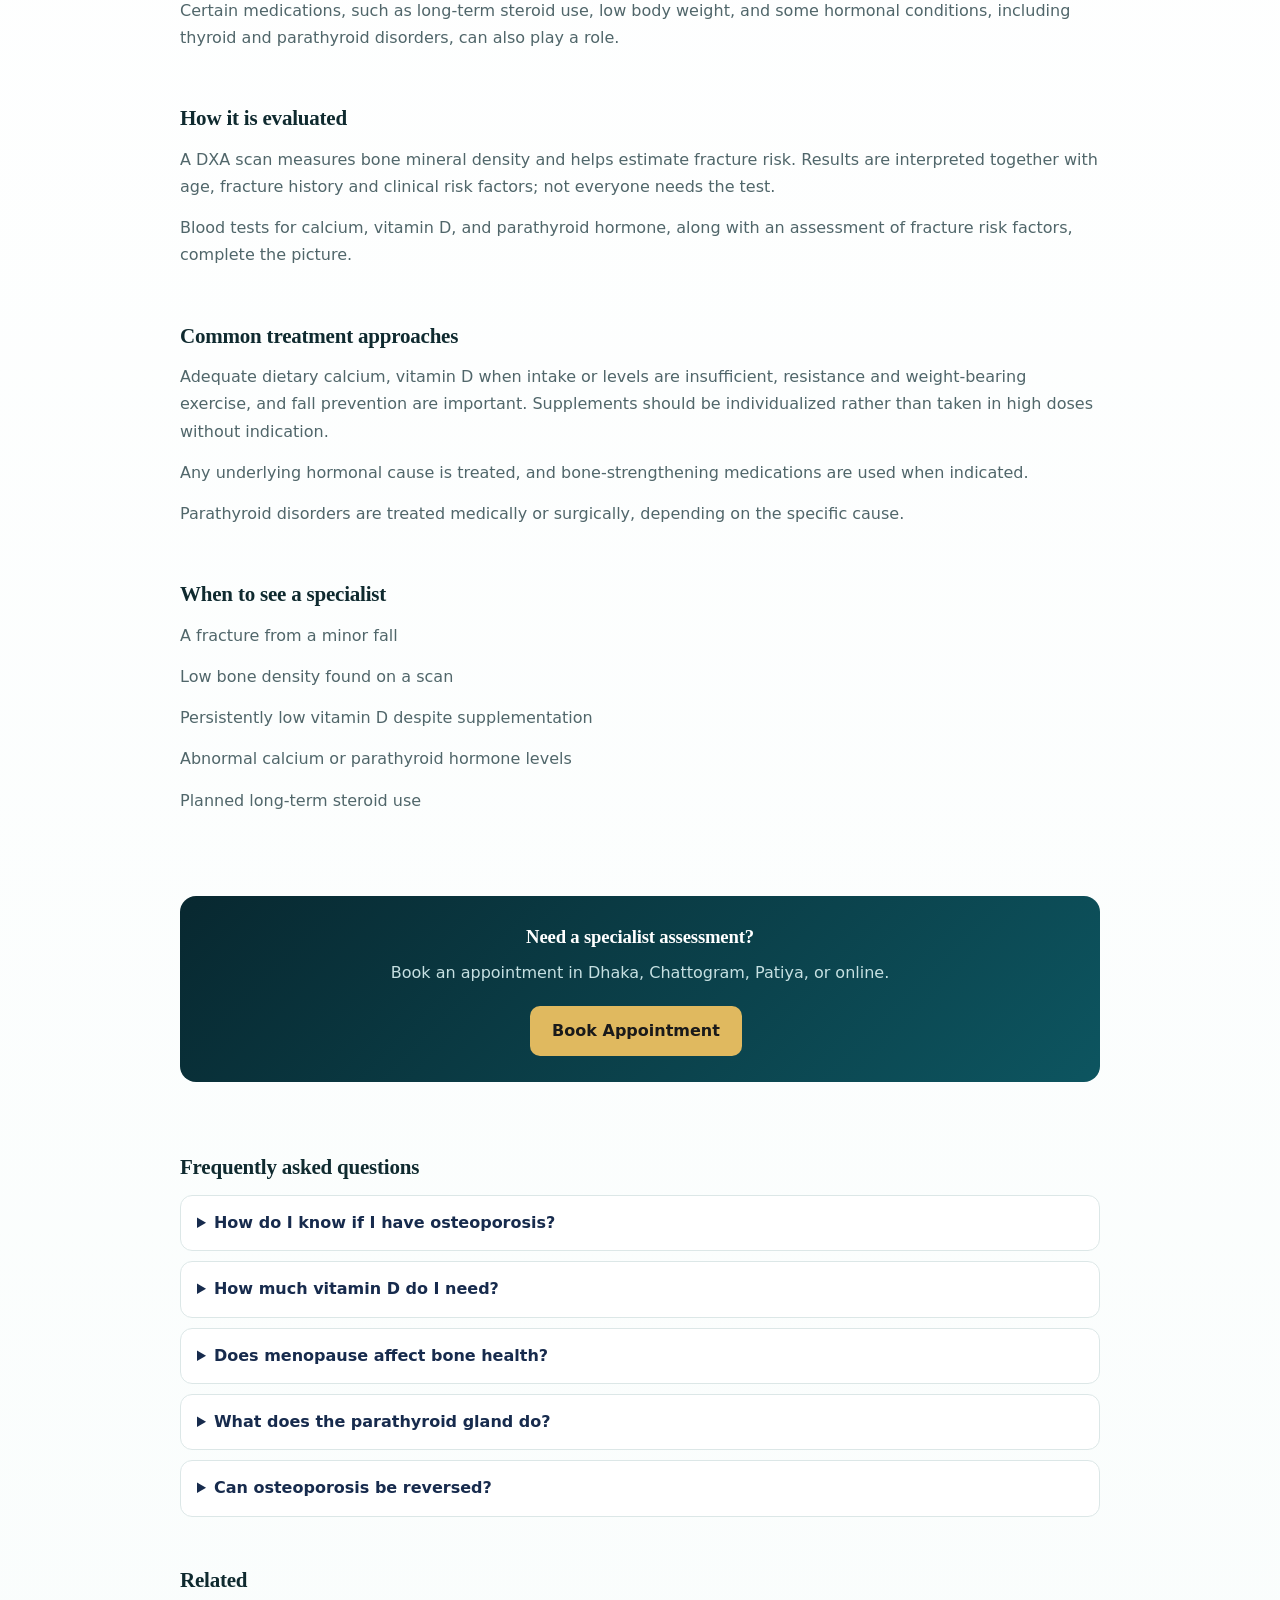
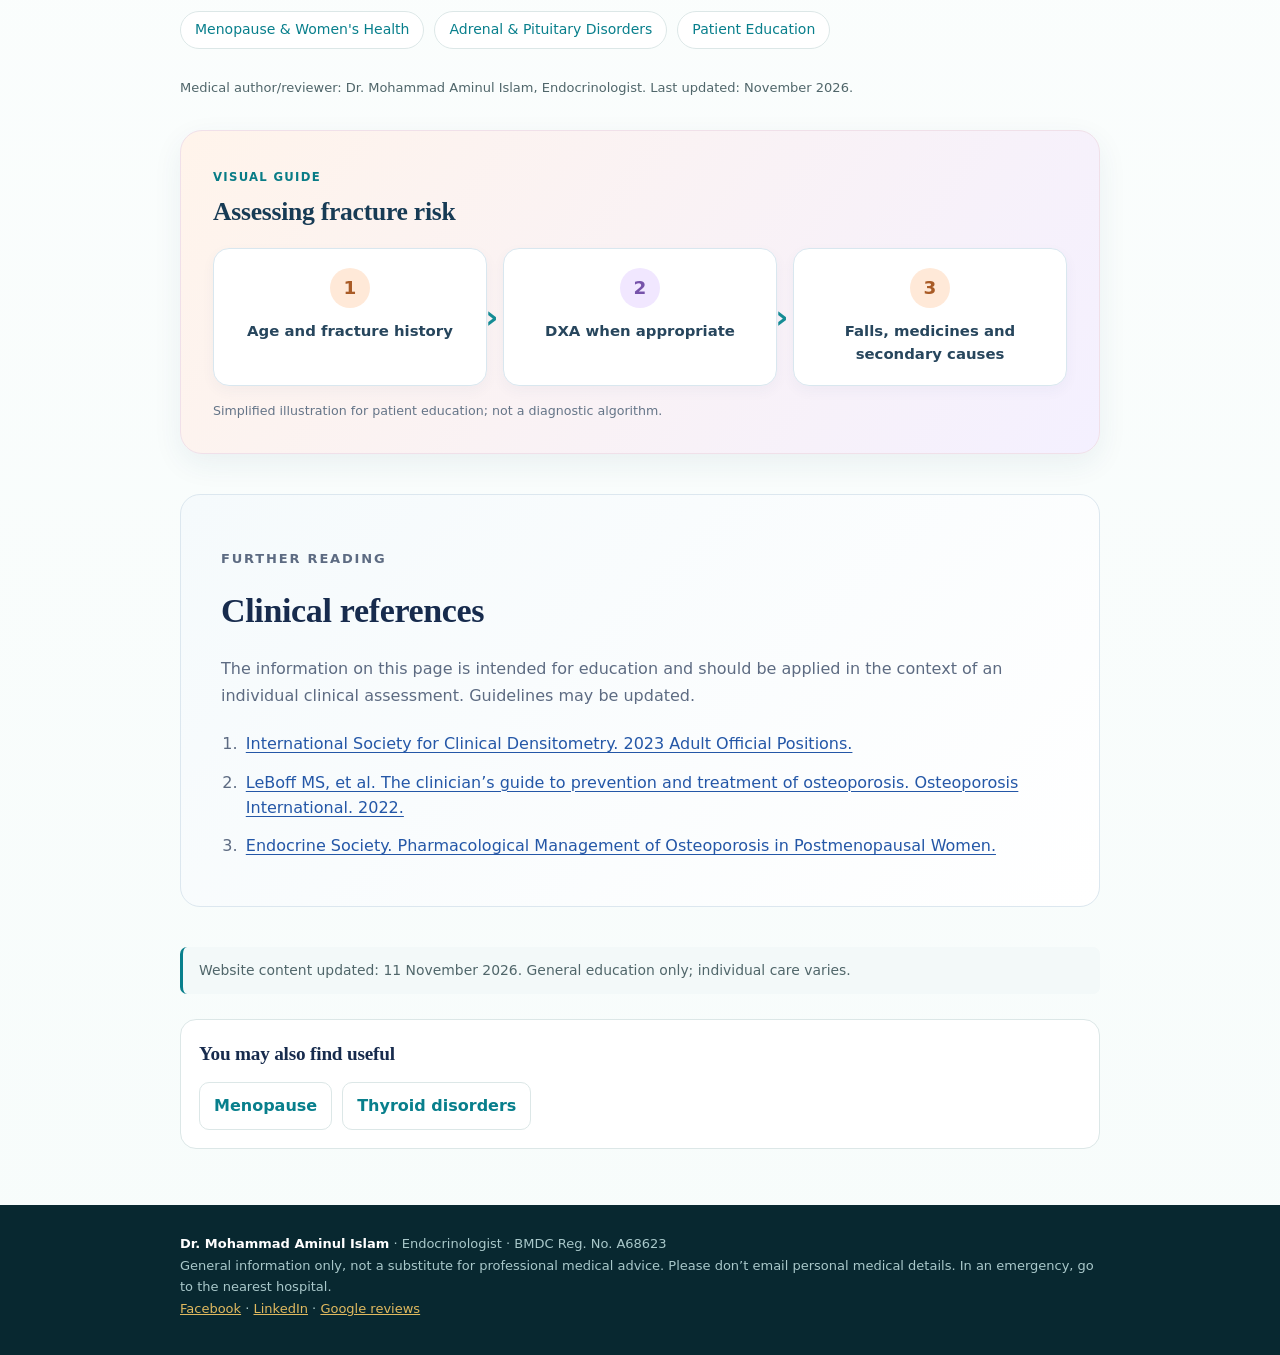
<file: bone.html>
<!DOCTYPE html>

<html lang="en"><head><meta charset="utf-8"/>
<meta content="width=device-width, initial-scale=1, viewport-fit=cover" name="viewport"/>
<title>Bone, Calcium &amp; Vitamin D | Dr. Mohammad Aminul Islam, Endocrinologist</title>
<meta content="Care for osteoporosis, vitamin D deficiency, calcium disorders, and parathyroid conditions." name="description"/>
<meta content="index, follow" name="robots"/>
<link href="https://draminulislam.com/bone.html" rel="canonical"/>
<meta content="article" property="og:type"/>
<meta content="Bone, Calcium &amp; Vitamin D | Dr. Mohammad Aminul Islam" property="og:title"/>
<meta content="Care for osteoporosis, vitamin D deficiency, calcium disorders, and parathyroid conditions." property="og:description"/>
<meta content="summary" name="twitter:card"/>
<link href="favicon.svg" rel="icon" type="image/svg+xml"/><link href="favicon-32.png" rel="icon" sizes="32x32"/><link href="favicon-180.png" rel="apple-touch-icon"/><link href="assets/style.css" rel="stylesheet"/>
<script type="application/ld+json">{"@context": "https://schema.org", "@type": "MedicalWebPage", "name": "Bone, Calcium & Vitamin D", "description": "Care for osteoporosis, vitamin D deficiency, calcium disorders, and parathyroid conditions.", "url": "https://draminulislam.com/bone.html", "lastReviewed": "2026-11-04", "reviewedBy": {"@type": "Physician", "name": "Dr. Mohammad Aminul Islam"}, "about": {"@type": "MedicalCondition", "name": "Bone, Calcium & Vitamin D"}}</script>
<script type="application/ld+json">{"@context": "https://schema.org", "@type": "BreadcrumbList", "itemListElement": [{"@type": "ListItem", "position": 1, "name": "Home", "item": "https://draminulislam.com/"}, {"@type": "ListItem", "position": 2, "name": "Conditions & Services", "item": "https://draminulislam.com/index.html#care"}, {"@type": "ListItem", "position": 3, "name": "Bone, Calcium & Vitamin D", "item": "https://draminulislam.com/bone.html"}]}</script>
<script type="application/ld+json">{"@context": "https://schema.org", "@type": "FAQPage", "mainEntity": [{"@type": "Question", "name": "How do I know if I have osteoporosis?", "acceptedAnswer": {"@type": "Answer", "text": "A bone density (DEXA) scan is the standard way to diagnose it, often before any fracture happens."}}, {"@type": "Question", "name": "How much vitamin D do I need?", "acceptedAnswer": {"@type": "Answer", "text": "This depends on your current level and health, so testing first helps your doctor advise the right dose rather than guessing."}}, {"@type": "Question", "name": "Does menopause affect bone health?", "acceptedAnswer": {"@type": "Answer", "text": "Yes, the drop in estrogen after menopause speeds up bone loss, which is why women are often screened around this time."}}, {"@type": "Question", "name": "What does the parathyroid gland do?", "acceptedAnswer": {"@type": "Answer", "text": "It controls calcium levels in the blood; when it's overactive or underactive, it can affect bones, kidneys, and energy levels."}}, {"@type": "Question", "name": "Can osteoporosis be reversed?", "acceptedAnswer": {"@type": "Answer", "text": "Bone density can often be improved and fracture risk reduced with treatment, though full reversal isn't always realistic depending on severity."}}]}</script>
<meta content="https://draminulislam.com/bone.html" property="og:url"/><meta content="https://draminulislam.com/social-preview.png" property="og:image"/><meta content="1200" property="og:image:width"/><meta content="630" property="og:image:height"/>
<style id="cms-design-variables">
:root{--cms-radius:16px;--cms-expertise-height:72px;--cms-trust-icon:58px;--cms-gap:16px;--cms-expertise-cols:3;--cms-trust-cols:3}
@media(min-width:951px){
.expertise-grid{grid-template-columns:repeat(var(--cms-expertise-cols),minmax(0,1fr))!important;gap:var(--cms-gap)!important}
#trust .trust-grid-new{grid-template-columns:repeat(var(--cms-trust-cols),minmax(0,1fr))!important;gap:var(--cms-gap)!important}
}
.expertise-grid .expertise-card>img{height:var(--cms-expertise-height)!important}
#trust .trust-icon-new{width:var(--cms-trust-icon)!important;height:var(--cms-trust-icon)!important;flex-basis:var(--cms-trust-icon)!important}
.expertise-card,#trust .trust-card-new{border-radius:var(--cms-radius)!important}
</style>
</head><body>
<header class="top"><div class="w"><a href="index.html" style="text-decoration:none;color:inherit"><span class="brand">🩺 Dr. Aminul</span></a><nav><button class="lt" id="lt" type="button">বাংলা</button><a data-site-edit="edit-001" href="index.html#about">About</a><a data-site-edit="edit-002" href="index.html#care">Conditions</a><a data-site-edit="edit-003" href="index.html#book">Chambers</a><a data-site-edit="edit-004" href="index.html#learn">Learn</a><a data-site-edit="edit-005" href="index.html#faq">FAQ</a><a data-site-edit="edit-006" href="index.html#research">Research</a><a data-site-edit="edit-007" href="index.html#reviews">Reviews</a><a class="bk" data-site-edit="edit-008" href="index.html#book">Appointment</a></nav></div></header>
<div class="w">
<p class="crumb"><a data-site-edit="edit-009" href="index.html">Home</a> / <a data-site-edit="edit-010" href="index.html#care">Conditions &amp; Services</a> / Bone, Calcium &amp; Vitamin D</p>
<header class="page-head cond-head"><div class="cond-badge"><svg height="46" viewbox="0 0 64 64" width="46" xmlns="http://www.w3.org/2000/svg"><g transform="rotate(-30 32 32)"><rect fill="#fff" height="6" rx="3" width="32" x="16" y="29"></rect><circle cx="14" cy="26" fill="#fff" r="6.5"></circle><circle cx="14" cy="38" fill="#fff" r="6.5"></circle><circle cx="50" cy="26" fill="#fff" r="6.5"></circle><circle cx="50" cy="38" fill="#fff" r="6.5"></circle></g></svg></div><div><h1><span class="en" data-site-edit="edit-011">Bone, Calcium &amp; Vitamin D</span><span class="bn" data-site-edit="edit-012">হাড়, ক্যালসিয়াম ও ভিটামিন ডি</span></h1><p class="sub"><span class="en" data-site-edit="edit-013">Care for osteoporosis, vitamin D deficiency, calcium disorders, and parathyroid conditions.</span><span class="bn" data-site-edit="edit-014">অস্টিওপরোসিস, ভিটামিন ডি ঘাটতি, ক্যালসিয়াম সমস্যা ও প্যারাথাইরয়েড রোগের চিকিৎসা।</span></p></div></header>
<figure class="condition-visual"><img alt="Bone structure and osteoporosis" data-site-edit="edit-015" height="440" loading="eager" src="assets/medical-bone.svg" width="640"/><figcaption><span class="en" data-site-edit="edit-016">Bone structure and osteoporosis · Osteoporosis is often silent until a fracture occurs. A previous fragility fracture can be important even when a bone-density result is not severely reduced.</span><span class="bn" data-site-edit="edit-017">হাড়ের গঠন ও অস্টিওপরোসিস · অস্টিওপরোসিসে হাড় ভাঙার আগ পর্যন্ত প্রায়ই কোনো লক্ষণ থাকে না। বোন ডেনসিটি খুব কম না হলেও সামান্য আঘাতে আগের ফ্র্যাকচার গুরুত্বপূর্ণ।</span></figcaption></figure>
<main>
<section class="reveal article"><h2><span class="en" data-site-edit="edit-018">What it is</span><span class="bn" data-site-edit="edit-019">এটি কী</span></h2><p><span class="en" data-site-edit="edit-020">This covers conditions affecting bone strength and the minerals and hormones that regulate it — including osteoporosis (thin, fragile bones), vitamin D deficiency, and parathyroid gland disorders that control calcium levels.</span><span class="bn" data-site-edit="edit-021">এটি হাড়ের শক্তি এবং তা নিয়ন্ত্রণকারী খনিজ ও হরমোন সংক্রান্ত সমস্যা নিয়ে কাজ করে — যার মধ্যে রয়েছে অস্টিওপরোসিস (পাতলা, দুর্বল হাড়), ভিটামিন ডি ঘাটতি এবং ক্যালসিয়াম নিয়ন্ত্রণকারী প্যারাথাইরয়েড গ্রন্থির সমস্যা।</span></p></section><figure class="learning-figure diagram-a"><figcaption><span class="learning-kicker"><span class="en" data-site-edit="edit-022">VISUAL GUIDE</span><span class="bn" data-site-edit="edit-023">চিত্রে সহজ ব্যাখ্যা</span></span><h2><span class="en" data-site-edit="edit-024">Bone is continuously renewed</span><span class="bn" data-site-edit="edit-025">হাড়ে প্রতিনিয়ত পরিবর্তন হয়</span></h2></figcaption><div class="learning-flow"><div class="learning-step"><div aria-hidden="true" class="learning-symbol">1</div><p><span class="en" data-site-edit="edit-026">Old bone is removed</span><span class="bn" data-site-edit="edit-027">পুরোনো হাড় ক্ষয় হয়</span></p></div><div class="learning-step"><div aria-hidden="true" class="learning-symbol">2</div><p><span class="en" data-site-edit="edit-028">New bone is formed</span><span class="bn" data-site-edit="edit-029">নতুন হাড় তৈরি হয়</span></p></div><div class="learning-step"><div aria-hidden="true" class="learning-symbol">3</div><p><span class="en" data-site-edit="edit-030">Imbalance can weaken bone</span><span class="bn" data-site-edit="edit-031">ভারসাম্য নষ্ট হলে হাড় দুর্বল হয়</span></p></div></div><p class="learning-disclaimer"><span class="en" data-site-edit="edit-032">Simplified illustration for patient education; not a diagnostic algorithm.</span><span class="bn" data-site-edit="edit-033">রোগীকে সহজভাবে বোঝানোর চিত্র; এটি রোগ নির্ণয়ের নির্দেশিকা নয়।</span></p></figure>
<section class="key-clinical-note"><div aria-hidden="true" class="note-mark">i</div><div><h2><span class="en" data-site-edit="edit-034">A useful point to know</span><span class="bn" data-site-edit="edit-035">জেনে রাখা জরুরি</span></h2><p><span class="en" data-site-edit="edit-036">Osteoporosis is often silent until a fracture occurs. A previous fragility fracture can be important even when a bone-density result is not severely reduced.</span><span class="bn" data-site-edit="edit-037">অস্টিওপরোসিসে হাড় ভাঙার আগ পর্যন্ত প্রায়ই কোনো লক্ষণ থাকে না। বোন ডেনসিটি খুব কম না হলেও সামান্য আঘাতে আগের ফ্র্যাকচার গুরুত্বপূর্ণ।</span></p></div></section>
<section class="reveal article"><h2><span class="en" data-site-edit="edit-038">Common symptoms</span><span class="bn" data-site-edit="edit-039">সাধারণ লক্ষণ</span></h2><ul><li><span class="en" data-site-edit="edit-040">Often no symptoms until a fracture occurs</span><span class="bn" data-site-edit="edit-041">ভাঙার আগ পর্যন্ত প্রায়ই কোনো লক্ষণ থাকে না</span></li><li><span class="en" data-site-edit="edit-042">Bone pain</span><span class="bn" data-site-edit="edit-043">হাড়ে ব্যথা</span></li><li><span class="en" data-site-edit="edit-044">Loss of height or a stooped posture over time</span><span class="bn" data-site-edit="edit-045">সময়ের সাথে উচ্চতা কমা বা কুঁজো হয়ে যাওয়া</span></li><li><span class="en" data-site-edit="edit-046">Fatigue or muscle cramps from abnormal calcium levels</span><span class="bn" data-site-edit="edit-047">অস্বাভাবিক ক্যালসিয়ামের কারণে ক্লান্তি বা পেশিতে খিঁচুনি</span></li></ul></section>
<section class="reveal article"><h2><span class="en" data-site-edit="edit-048">Important causes</span><span class="bn" data-site-edit="edit-049">গুরুত্বপূর্ণ কারণ</span></h2><p><span class="en" data-site-edit="edit-050">Aging, menopause, low calcium or vitamin D intake, and family history all contribute to weaker bones.</span><span class="bn" data-site-edit="edit-051">বয়স বৃদ্ধি, মেনোপজ, কম ক্যালসিয়াম বা ভিটামিন ডি গ্রহণ এবং পারিবারিক ইতিহাস হাড় দুর্বল হওয়ার কারণ হতে পারে।</span></p><p><span class="en" data-site-edit="edit-052">Certain medications, such as long-term steroid use, low body weight, and some hormonal conditions, including thyroid and parathyroid disorders, can also play a role.</span><span class="bn" data-site-edit="edit-053">দীর্ঘমেয়াদী স্টেরয়েড ব্যবহারের মতো কিছু ওষুধ, কম শরীরের ওজন এবং থাইরয়েড ও প্যারাথাইরয়েড সমস্যার মতো কিছু হরমোনজনিত অবস্থাও ভূমিকা রাখতে পারে।</span></p></section>
<section class="reveal article"><h2><span class="en" data-site-edit="edit-054">How it is evaluated</span><span class="bn" data-site-edit="edit-055">কীভাবে মূল্যায়ন করা হয়</span></h2><p><span class="en" data-site-edit="edit-056">A DXA scan measures bone mineral density and helps estimate fracture risk. Results are interpreted together with age, fracture history and clinical risk factors; not everyone needs the test.</span><span class="bn" data-site-edit="edit-057">DXA স্ক্যান হাড়ের খনিজ ঘনত্ব মাপে এবং ফ্র্যাকচারের ঝুঁকি নিরূপণে সাহায্য করে। বয়স, আগের ফ্র্যাকচার ও অন্যান্য ঝুঁকির সঙ্গে মিলিয়ে ফল ব্যাখ্যা করা হয়; সবার এই পরীক্ষা প্রয়োজন হয় না।</span></p><p><span class="en" data-site-edit="edit-058">Blood tests for calcium, vitamin D, and parathyroid hormone, along with an assessment of fracture risk factors, complete the picture.</span><span class="bn" data-site-edit="edit-059">ক্যালসিয়াম, ভিটামিন ডি ও প্যারাথাইরয়েড হরমোনের রক্ত পরীক্ষা, এবং ফ্র্যাকচার ঝুঁকির কারণগুলোর মূল্যায়ন সম্পূর্ণ চিত্র দেয়।</span></p></section>
<section class="reveal article"><h2><span class="en" data-site-edit="edit-060">Common treatment approaches</span><span class="bn" data-site-edit="edit-061">সাধারণ চিকিৎসার পদ্ধতি</span></h2><p><span class="en" data-site-edit="edit-062">Adequate dietary calcium, vitamin D when intake or levels are insufficient, resistance and weight-bearing exercise, and fall prevention are important. Supplements should be individualized rather than taken in high doses without indication.</span><span class="bn" data-site-edit="edit-063">খাবার থেকে পর্যাপ্ত ক্যালসিয়াম, প্রয়োজন হলে ভিটামিন ডি, রেজিস্ট্যান্স ও ওজন বহনকারী ব্যায়াম এবং পড়ে যাওয়া প্রতিরোধ গুরুত্বপূর্ণ। প্রয়োজন ছাড়া উচ্চমাত্রার সাপ্লিমেন্ট গ্রহণ করা উচিত নয়।</span></p><p><span class="en" data-site-edit="edit-064">Any underlying hormonal cause is treated, and bone-strengthening medications are used when indicated.</span><span class="bn" data-site-edit="edit-065">কোনো অন্তর্নিহিত হরমোনজনিত কারণ থাকলে তার চিকিৎসা করা হয়, এবং প্রয়োজনে হাড় মজবুতকারী ওষুধ ব্যবহার করা হয়।</span></p><p><span class="en" data-site-edit="edit-066">Parathyroid disorders are treated medically or surgically, depending on the specific cause.</span><span class="bn" data-site-edit="edit-067">নির্দিষ্ট কারণ অনুযায়ী প্যারাথাইরয়েড সমস্যার চিকিৎসা ওষুধ বা অস্ত্রোপচারের মাধ্যমে করা হয়।</span></p></section>
<section class="reveal article"><h2><span class="en" data-site-edit="edit-068">When to see a specialist</span><span class="bn" data-site-edit="edit-069">কখন বিশেষজ্ঞ দেখাবেন</span></h2><p><span class="en" data-site-edit="edit-070">A fracture from a minor fall</span><span class="bn" data-site-edit="edit-071">সামান্য পড়ে গিয়ে হাড় ভাঙলে</span></p><p><span class="en" data-site-edit="edit-072">Low bone density found on a scan</span><span class="bn" data-site-edit="edit-073">স্ক্যানে কম হাড়ের ঘনত্ব পাওয়া গেলে</span></p><p><span class="en" data-site-edit="edit-074">Persistently low vitamin D despite supplementation</span><span class="bn" data-site-edit="edit-075">সাপ্লিমেন্ট নেওয়ার পরও ক্রমাগত কম ভিটামিন ডি</span></p><p><span class="en" data-site-edit="edit-076">Abnormal calcium or parathyroid hormone levels</span><span class="bn" data-site-edit="edit-077">অস্বাভাবিক ক্যালসিয়াম বা প্যারাথাইরয়েড হরমোনের মাত্রা</span></p><p><span class="en" data-site-edit="edit-078">Planned long-term steroid use</span><span class="bn" data-site-edit="edit-079">দীর্ঘমেয়াদী স্টেরয়েড ব্যবহারের পরিকল্পনা থাকলে</span></p></section>
<section class="reveal article"><div class="cta-banner"><h3><span class="en" data-site-edit="edit-080">Need a specialist assessment?</span><span class="bn" data-site-edit="edit-081">বিশেষজ্ঞ মূল্যায়ন দরকার?</span></h3><p><span class="en" data-site-edit="edit-082">Book an appointment in Dhaka, Chattogram, Patiya, or online.</span><span class="bn" data-site-edit="edit-083">ঢাকা, চট্টগ্রাম, পটিয়া অথবা অনলাইনে অ্যাপয়েন্টমেন্ট নিন।</span></p><a class="btn" href="index.html#book"><span class="en" data-site-edit="edit-084">Book Appointment</span><span class="bn" data-site-edit="edit-085">অ্যাপয়েন্টমেন্ট নিন</span></a></div></section>
<section class="reveal article"><h2><span class="en" data-site-edit="edit-086">Frequently asked questions</span><span class="bn" data-site-edit="edit-087">প্রায়শই জিজ্ঞাসিত প্রশ্ন</span></h2><details><summary><span class="en" data-site-edit="edit-088">How do I know if I have osteoporosis?</span><span class="bn" data-site-edit="edit-089">আমার অস্টিওপরোসিস আছে কিনা কীভাবে জানবো?</span></summary><p><span class="en" data-site-edit="edit-090">A bone density (DEXA) scan is the standard way to diagnose it, often before any fracture happens.</span><span class="bn" data-site-edit="edit-091">বোন ডেনসিটি (DEXA) স্ক্যান এটি নির্ণয়ের প্রমিত পদ্ধতি, প্রায়ই কোনো হাড় ভাঙার আগেই।</span></p></details><details><summary><span class="en" data-site-edit="edit-092">How much vitamin D do I need?</span><span class="bn" data-site-edit="edit-093">আমার কতটা ভিটামিন ডি দরকার?</span></summary><p><span class="en" data-site-edit="edit-094">This depends on your current level and health, so testing first helps your doctor advise the right dose rather than guessing.</span><span class="bn" data-site-edit="edit-095">এটি আপনার বর্তমান মাত্রা ও স্বাস্থ্যের উপর নির্ভর করে, তাই আগে পরীক্ষা করলে চিকিৎসক অনুমান না করে সঠিক মাত্রা পরামর্শ দিতে পারেন।</span></p></details><details><summary><span class="en" data-site-edit="edit-096">Does menopause affect bone health?</span><span class="bn" data-site-edit="edit-097">মেনোপজ কি হাড়ের স্বাস্থ্যকে প্রভাবিত করে?</span></summary><p><span class="en" data-site-edit="edit-098">Yes, the drop in estrogen after menopause speeds up bone loss, which is why women are often screened around this time.</span><span class="bn" data-site-edit="edit-099">হ্যাঁ, মেনোপজের পর ইস্ট্রোজেন কমে যাওয়ায় হাড় ক্ষয় দ্রুত হয়, তাই এই সময় নারীদের প্রায়ই স্ক্রিনিং করা হয়।</span></p></details><details><summary><span class="en" data-site-edit="edit-100">What does the parathyroid gland do?</span><span class="bn" data-site-edit="edit-101">প্যারাথাইরয়েড গ্রন্থি কী কাজ করে?</span></summary><p><span class="en" data-site-edit="edit-102">It controls calcium levels in the blood; when it's overactive or underactive, it can affect bones, kidneys, and energy levels.</span><span class="bn" data-site-edit="edit-103">এটি রক্তে ক্যালসিয়ামের মাত্রা নিয়ন্ত্রণ করে; এটি বেশি বা কম সক্রিয় হলে হাড়, কিডনি ও শক্তির মাত্রা প্রভাবিত হতে পারে।</span></p></details><details><summary><span class="en" data-site-edit="edit-104">Can osteoporosis be reversed?</span><span class="bn" data-site-edit="edit-105">অস্টিওপরোসিস কি পুরোপুরি সারানো সম্ভব?</span></summary><p><span class="en" data-site-edit="edit-106">Bone density can often be improved and fracture risk reduced with treatment, though full reversal isn't always realistic depending on severity.</span><span class="bn" data-site-edit="edit-107">চিকিৎসায় প্রায়ই হাড়ের ঘনত্ব উন্নত করা ও ফ্র্যাকচারের ঝুঁকি কমানো সম্ভব, তবে তীব্রতার উপর নির্ভর করে সম্পূর্ণ সারানো সবসময় বাস্তবসম্মত নয়।</span></p></details></section>
<section class="reveal article"><h2><span class="en" data-site-edit="edit-108">Related</span><span class="bn" data-site-edit="edit-109">সম্পর্কিত</span></h2><div class="related"><a href="menopause.html"><span class="en" data-site-edit="edit-110">Menopause &amp; Women's Health</span><span class="bn" data-site-edit="edit-111">মেনোপজ ও নারীদের স্বাস্থ্য</span></a><a href="adrenal.html"><span class="en" data-site-edit="edit-112">Adrenal &amp; Pituitary Disorders</span><span class="bn" data-site-edit="edit-113">অ্যাড্রিনাল ও পিটুইটারি রোগ</span></a><a href="index.html#learn"><span class="en" data-site-edit="edit-114">Patient Education</span><span class="bn" data-site-edit="edit-115">রোগী শিক্ষা</span></a></div></section>
<p class="meta-line"><span class="en" data-site-edit="edit-116">Medical author/reviewer: Dr. Mohammad Aminul Islam, Endocrinologist. Last updated: November 2026.</span><span class="bn" data-site-edit="edit-117">চিকিৎসা লেখক/পর্যালোচক: ডা. মোহাম্মদ আমিনুল ইসলাম, এন্ডোক্রাইনোলজিস্ট। সর্বশেষ হালনাগাদ: নভেম্বর ২০২৬।</span></p>
<figure class="learning-figure diagram-b"><figcaption><span class="learning-kicker"><span class="en" data-site-edit="edit-118">VISUAL GUIDE</span><span class="bn" data-site-edit="edit-119">চিত্রে সহজ ব্যাখ্যা</span></span><h2><span class="en" data-site-edit="edit-120">Assessing fracture risk</span><span class="bn" data-site-edit="edit-121">হাড় ভাঙার ঝুঁকি মূল্যায়ন</span></h2></figcaption><div class="learning-flow"><div class="learning-step"><div aria-hidden="true" class="learning-symbol">1</div><p><span class="en" data-site-edit="edit-122">Age and fracture history</span><span class="bn" data-site-edit="edit-123">বয়স ও পূর্বে হাড় ভাঙার ইতিহাস</span></p></div><div class="learning-step"><div aria-hidden="true" class="learning-symbol">2</div><p><span class="en" data-site-edit="edit-124">DXA when appropriate</span><span class="bn" data-site-edit="edit-125">প্রয়োজন অনুযায়ী DXA</span></p></div><div class="learning-step"><div aria-hidden="true" class="learning-symbol">3</div><p><span class="en" data-site-edit="edit-126">Falls, medicines and secondary causes</span><span class="bn" data-site-edit="edit-127">পড়ে যাওয়া, ওষুধ ও অন্যান্য কারণ</span></p></div></div><p class="learning-disclaimer"><span class="en" data-site-edit="edit-128">Simplified illustration for patient education; not a diagnostic algorithm.</span><span class="bn" data-site-edit="edit-129">রোগীকে সহজভাবে বোঝানোর চিত্র; এটি রোগ নির্ণয়ের নির্দেশিকা নয়।</span></p></figure><section aria-labelledby="references-heading" class="clinical-references" id="clinical-references">
<div class="references-inner">
<p class="eyebrow" data-site-edit="edit-130">Further reading</p>
<h2 data-site-edit="edit-131" id="references-heading">Clinical references</h2>
<p data-site-edit="edit-132">The information on this page is intended for education and should be applied in the context of an individual clinical assessment. Guidelines may be updated.</p>
<ol><li><a data-site-edit="edit-133" href="https://iscd.org/official-positions-2023/" rel="noopener noreferrer" target="_blank">International Society for Clinical Densitometry. 2023 Adult Official Positions.</a></li>
<li><a data-site-edit="edit-134" href="https://doi.org/10.1007/s00198-021-05900-y" rel="noopener noreferrer" target="_blank">LeBoff MS, et al. The clinician’s guide to prevention and treatment of osteoporosis. Osteoporosis International. 2022.</a></li>
<li><a data-site-edit="edit-135" href="https://www.endocrine.org/clinical-practice-guidelines/osteoporosis-in-postmenopausal-women" rel="noopener noreferrer" target="_blank">Endocrine Society. Pharmacological Management of Osteoporosis in Postmenopausal Women.</a></li></ol>
</div>
</section>
<section aria-label="Content review" class="editorial-review"><span class="en" data-site-edit="edit-136">Website content updated: 11 November 2026. General education only; individual care varies.</span><span class="bn" data-site-edit="edit-137">ওয়েবসাইটের তথ্য হালনাগাদ: ১১ নভেম্বর ২০২৬। এটি সাধারণ স্বাস্থ্যশিক্ষার জন্য; চিকিৎসা রোগীভেদে ভিন্ন হতে পারে।</span></section><section class="related-care-links"><h2><span class="en" data-site-edit="edit-138">You may also find useful</span><span class="bn" data-site-edit="edit-139">আরও যে বিষয়গুলো জানতে পারেন</span></h2><div><a href="menopause.html"><span class="en" data-site-edit="edit-140">Menopause</span><span class="bn" data-site-edit="edit-141">মেনোপজ</span></a><a href="thyroid.html"><span class="en" data-site-edit="edit-142">Thyroid disorders</span><span class="bn" data-site-edit="edit-143">থাইরয়েড রোগ</span></a></div></section></main>
</div>
<footer><div class="w"><b>Dr. Mohammad Aminul Islam</b> · Endocrinologist · BMDC Reg. No. A68623<br/>General information only, not a substitute for professional medical advice. Please don’t email personal medical details. In an emergency, go to the nearest hospital.<br/><a data-site-edit="edit-144" href="https://www.facebook.com/share/16Ec8BLWMN2/">Facebook</a> · <a data-site-edit="edit-145" href="https://www.linkedin.com/in/mohammad-aminul-islam-686091294">LinkedIn</a> · <a data-site-edit="edit-146" href="https://share.google/inh2LFFBDtszWjzEe">Google reviews</a></div></footer>
<a aria-label="Chat on WhatsApp" class="wa-float" href="https://wa.me/8801871550536"><svg fill="#fff" viewbox="0 0 24 24" xmlns="http://www.w3.org/2000/svg"><path d="M17.472 14.382c-.297-.149-1.758-.867-2.03-.967-.273-.099-.471-.148-.67.15-.197.297-.767.966-.94 1.164-.173.199-.347.223-.644.075-.297-.15-1.255-.463-2.39-1.475-.883-.788-1.48-1.761-1.653-2.059-.173-.297-.018-.458.13-.606.134-.133.298-.347.446-.52.149-.174.198-.298.298-.497.099-.198.05-.371-.025-.52-.075-.149-.669-1.612-.916-2.207-.242-.579-.487-.5-.669-.51-.173-.008-.371-.01-.57-.01-.198 0-.52.074-.792.372-.272.297-1.04 1.016-1.04 2.479 0 1.462 1.065 2.875 1.213 3.074.149.198 2.096 3.2 5.077 4.487.709.306 1.262.489 1.694.625.712.227 1.36.195 1.871.118.571-.085 1.758-.719 2.006-1.413.248-.694.248-1.289.173-1.413-.074-.124-.272-.198-.57-.347z"></path><path d="M12.05 22c-1.66 0-3.29-.416-4.73-1.204L2 22l1.23-5.212A9.94 9.94 0 0 1 2.1 12.05C2.1 6.5 6.6 2 12.15 2 17.7 2 22.2 6.5 22.2 12.05 22.2 17.6 17.7 22 12.05 22zm0-18.15c-4.5 0-8.15 3.65-8.15 8.15 0 1.84.62 3.55 1.67 4.92l-.99 3.4 3.5-.99a8.1 8.1 0 0 0 3.97 1.02c4.5 0 8.15-3.65 8.15-8.15 0-4.5-3.65-8.15-8.15-8.15z"></path></svg></a>
<script src="assets/site.js"></script>
<!-- Cloudflare Web Analytics --><script data-cf-beacon='{"token": "9aac8f202bf84d368d12aa6f4e58ab03"}' src="https://static.cloudflareinsights.com/beacon.min.js" type="module"></script><!-- End Cloudflare Web Analytics -->
<nav aria-label="Quick appointment actions" class="mobile-appointment-bar"><a aria-label="Call BRAC Healthcare appointments" href="tel:+8801335083990"><span aria-hidden="true">☎</span> <span class="en" data-site-edit="edit-147">Call</span><span class="bn" data-site-edit="edit-148">কল</span></a><a aria-label="WhatsApp appointment enquiry" href="https://wa.me/8801871550536"><span aria-hidden="true">✉</span> WhatsApp</a><a class="book-action" href="index.html#book"><span aria-hidden="true">▣</span> <span class="en" data-site-edit="edit-149">Chambers</span><span class="bn" data-site-edit="edit-150">চেম্বার</span></a></nav><script src="assets/page-editor.js" defer></script>
<script src="assets/design-editor.js" defer></script>
</body></html>
</file>
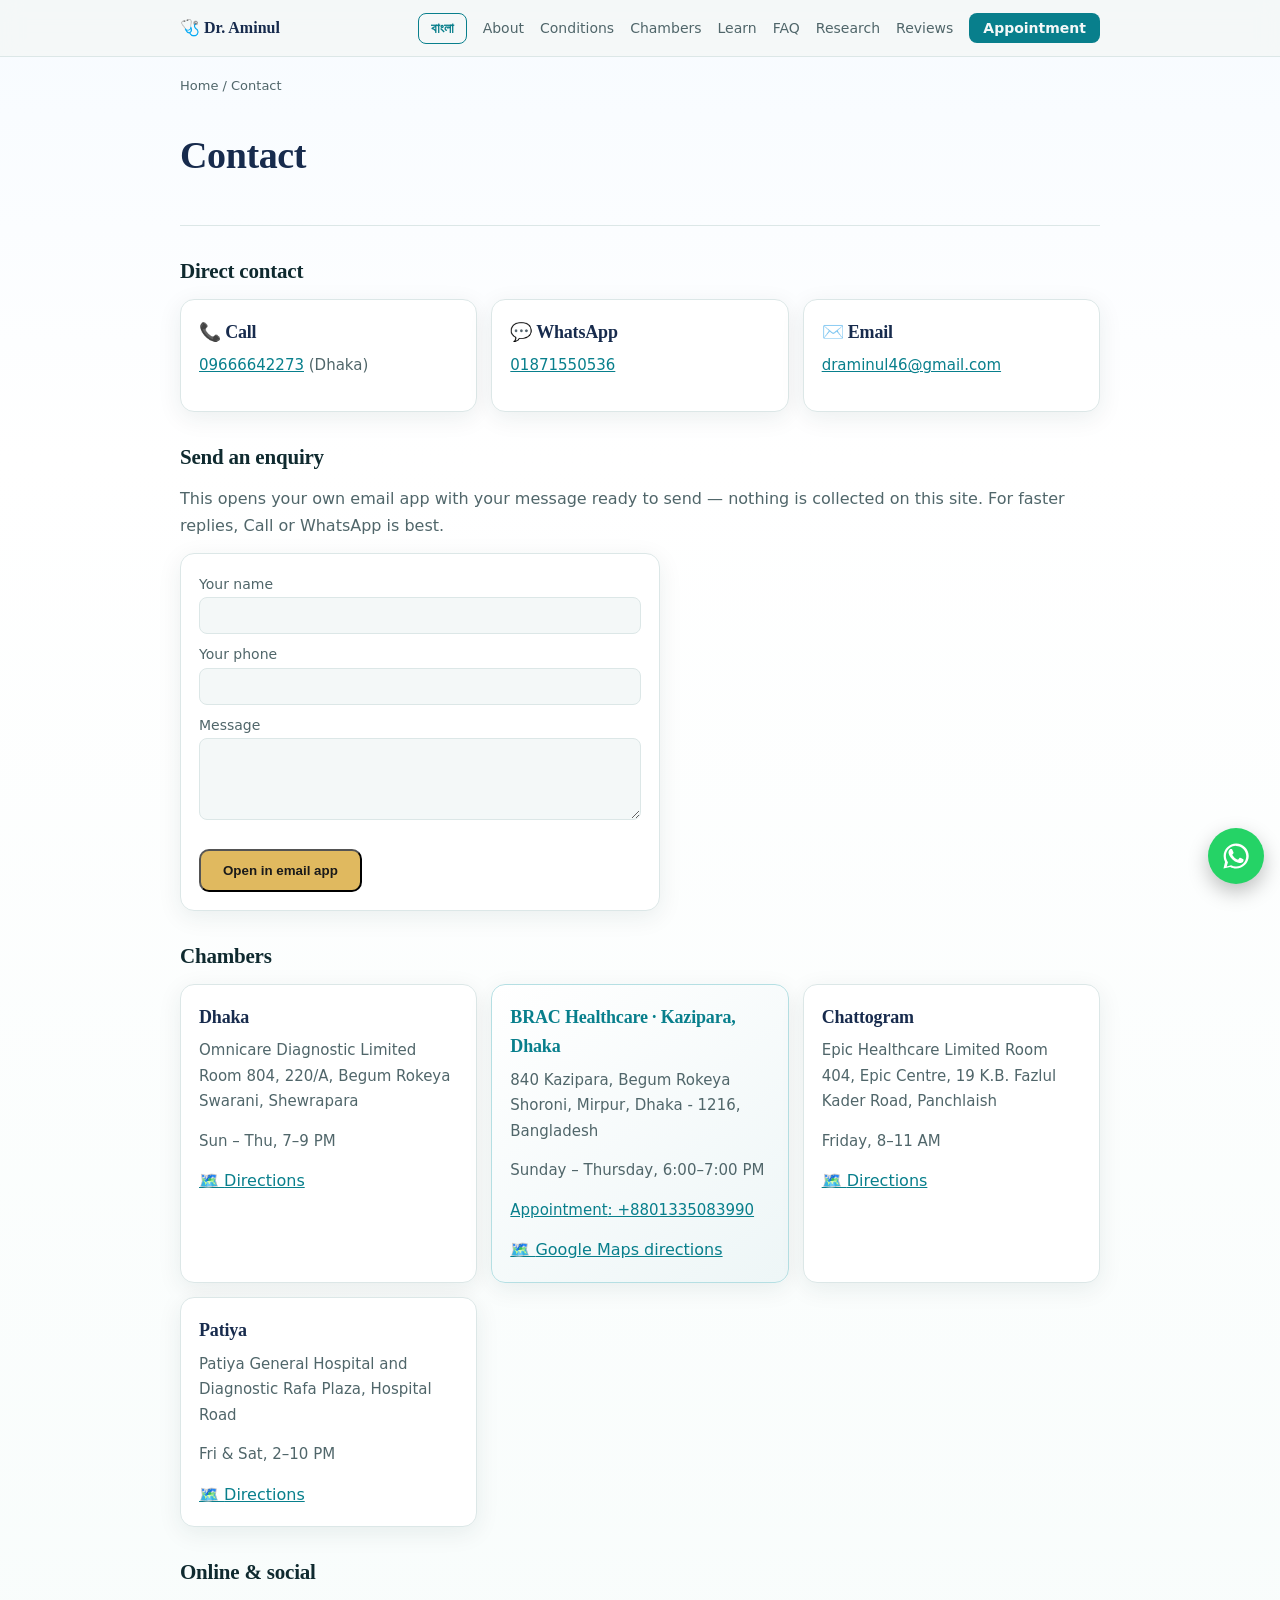
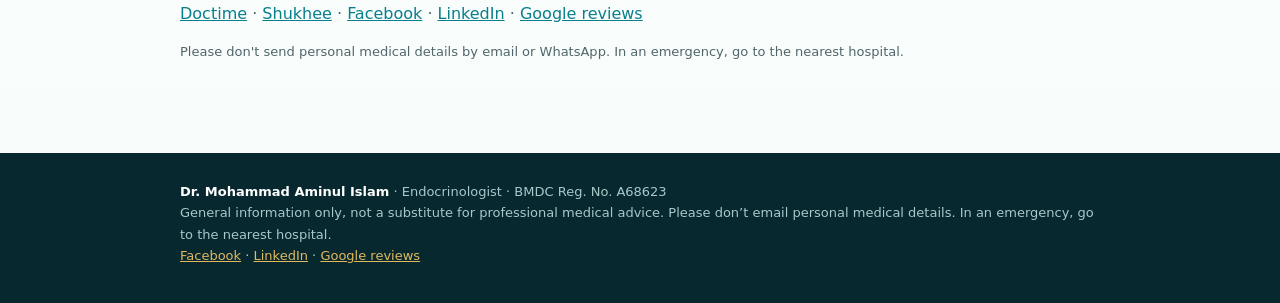
<file: contact.html>
<!DOCTYPE html>

<html lang="en"><head><meta charset="utf-8"/>
<meta content="width=device-width, initial-scale=1, viewport-fit=cover" name="viewport"/>
<title>Contact | Dr. Mohammad Aminul Islam, Endocrinologist</title>
<meta content="Contact for Dr. Mohammad Aminul Islam's practice website." name="description"/>
<meta content="index, follow" name="robots"/>
<link href="https://draminulislam.com/contact.html" rel="canonical"/>
<link href="favicon.svg" rel="icon" type="image/svg+xml"/><link href="favicon-32.png" rel="icon" sizes="32x32"/><link href="favicon-180.png" rel="apple-touch-icon"/><link href="assets/style.css" rel="stylesheet"/>
<meta content="website" property="og:type"/><meta content="Contact | Dr. Mohammad Aminul Islam, Endocrinologist" property="og:title"/><meta content="https://draminulislam.com/contact.html" property="og:url"/><meta content="https://draminulislam.com/social-preview.png" property="og:image"/><meta content="1200" property="og:image:width"/><meta content="630" property="og:image:height"/><meta content="summary_large_image" name="twitter:card"/><meta content="Contact for Dr. Mohammad Aminul Islam's practice website." property="og:description"/>
<style id="cms-design-variables">
:root{--cms-radius:16px;--cms-expertise-height:72px;--cms-trust-icon:58px;--cms-gap:16px;--cms-expertise-cols:3;--cms-trust-cols:3}
@media(min-width:951px){
.expertise-grid{grid-template-columns:repeat(var(--cms-expertise-cols),minmax(0,1fr))!important;gap:var(--cms-gap)!important}
#trust .trust-grid-new{grid-template-columns:repeat(var(--cms-trust-cols),minmax(0,1fr))!important;gap:var(--cms-gap)!important}
}
.expertise-grid .expertise-card>img{height:var(--cms-expertise-height)!important}
#trust .trust-icon-new{width:var(--cms-trust-icon)!important;height:var(--cms-trust-icon)!important;flex-basis:var(--cms-trust-icon)!important}
.expertise-card,#trust .trust-card-new{border-radius:var(--cms-radius)!important}
</style>
</head><body>
<header class="top"><div class="w"><a href="index.html" style="text-decoration:none;color:inherit"><span class="brand">🩺 Dr. Aminul</span></a><nav><button class="lt" id="lt" type="button">বাংলা</button><a data-site-edit="edit-001" href="index.html#about">About</a><a data-site-edit="edit-002" href="index.html#care">Conditions</a><a data-site-edit="edit-003" href="index.html#book">Chambers</a><a data-site-edit="edit-004" href="index.html#learn">Learn</a><a data-site-edit="edit-005" href="index.html#faq">FAQ</a><a data-site-edit="edit-006" href="index.html#research">Research</a><a data-site-edit="edit-007" href="index.html#reviews">Reviews</a><a class="bk" data-site-edit="edit-008" href="index.html#book">Appointment</a></nav></div></header>
<div class="w">
<p class="crumb"><a data-site-edit="edit-009" href="index.html">Home</a> / Contact</p>
<header class="page-head"><h1 data-site-edit="edit-010">Contact</h1></header>
<main class="reveal article" style="padding-bottom:20px">
<h2><span class="en" data-site-edit="edit-011">Direct contact</span><span class="bn" data-site-edit="edit-012">সরাসরি যোগাযোগ</span></h2>
<div class="grid">
<div class="card"><h3>📞 <span class="en" data-site-edit="edit-013">Call</span><span class="bn" data-site-edit="edit-014">কল করুন</span></h3><p><a data-site-edit="edit-015" href="tel:+8809666642273">09666642273</a> (<span class="en" data-site-edit="edit-016">Dhaka</span><span class="bn" data-site-edit="edit-017">ঢাকা</span>)</p></div>
<div class="card"><h3 data-site-edit="edit-018">💬 WhatsApp</h3><p><a data-site-edit="edit-019" href="https://wa.me/8801871550536">01871550536</a></p></div>
<div class="card"><h3>✉️ <span class="en" data-site-edit="edit-020">Email</span><span class="bn" data-site-edit="edit-021">ইমেইল</span></h3><p><a data-site-edit="edit-022" href="mailto:draminul46@gmail.com">draminul46@gmail.com</a></p></div>
</div>
<h2 style="margin-top:28px"><span class="en" data-site-edit="edit-023">Send an enquiry</span><span class="bn" data-site-edit="edit-024">অনুসন্ধান পাঠান</span></h2>
<p><span class="en" data-site-edit="edit-025">This opens your own email app with your message ready to send — nothing is collected on this site. For faster replies, Call or WhatsApp is best.</span><span class="bn" data-site-edit="edit-026">এটি আপনার নিজের ইমেইল অ্যাপ খুলবে, বার্তা পাঠানোর জন্য প্রস্তুত অবস্থায় — এই সাইটে কিছু সংরক্ষণ করা হয় না। দ্রুত উত্তরের জন্য কল বা হোয়াটসঅ্যাপ সবচেয়ে ভালো।</span></p>
<div class="card" style="max-width:480px">
<p style="margin:0 0 8px"><label style="font-size:14px;color:var(--mute)"><span class="en" data-site-edit="edit-027">Your name</span><span class="bn" data-site-edit="edit-028">আপনার নাম</span></label><br/>
<input id="cf-name" style="width:100%;padding:10px;border:1px solid var(--line);border-radius:8px;background:var(--bg);color:var(--ink)" type="text"/></p>
<p style="margin:0 0 8px"><label style="font-size:14px;color:var(--mute)"><span class="en" data-site-edit="edit-029">Your phone</span><span class="bn" data-site-edit="edit-030">আপনার ফোন নম্বর</span></label><br/>
<input id="cf-phone" style="width:100%;padding:10px;border:1px solid var(--line);border-radius:8px;background:var(--bg);color:var(--ink)" type="text"/></p>
<p style="margin:0 0 14px"><label style="font-size:14px;color:var(--mute)"><span class="en" data-site-edit="edit-031">Message</span><span class="bn" data-site-edit="edit-032">বার্তা</span></label><br/>
<textarea id="cf-msg" rows="4" style="width:100%;padding:10px;border:1px solid var(--line);border-radius:8px;background:var(--bg);color:var(--ink)"></textarea></p>
<button class="btn" onclick="sendEnquiry()" type="button"><span class="en" data-site-edit="edit-033">Open in email app</span><span class="bn" data-site-edit="edit-034">ইমেইল অ্যাপে খুলুন</span></button>
</div>
<script>
function sendEnquiry(){
  var n=document.getElementById('cf-name').value||'';
  var p=document.getElementById('cf-phone').value||'';
  var m=document.getElementById('cf-msg').value||'';
  var subject=encodeURIComponent('Appointment enquiry from '+n);
  var body=encodeURIComponent('Name: '+n+'\nPhone: '+p+'\n\n'+m);
  window.location.href='mailto:draminul46@gmail.com?subject='+subject+'&body='+body;
}
</script>
<h2 style="margin-top:28px"><span class="en" data-site-edit="edit-035">Chambers</span><span class="bn" data-site-edit="edit-036">চেম্বার</span></h2>
<div class="grid">
<div class="card"><h3><span class="en" data-site-edit="edit-037">Dhaka</span><span class="bn" data-site-edit="edit-038">ঢাকা</span></h3><p data-site-edit="edit-039">Omnicare Diagnostic Limited<br/>Room 804, 220/A, Begum Rokeya Swarani, Shewrapara</p><p><span class="en" data-site-edit="edit-040">Sun – Thu, 7–9 PM</span><span class="bn" data-site-edit="edit-041">রবি – বৃহস্পতি, সন্ধ্যা ৭–৯টা</span></p><a href="https://maps.app.goo.gl/3rnXfdzpfa1wr9QW8">🗺️ <span class="en" data-site-edit="edit-042">Directions</span><span class="bn" data-site-edit="edit-043">দিকনির্দেশ</span></a></div><div class="card brac-chamber"><h3><span class="en" data-site-edit="edit-044">BRAC Healthcare · Kazipara, Dhaka</span><span class="bn" data-site-edit="edit-045">ব্র্যাক হেলথকেয়ার · কাজীপাড়া, ঢাকা</span></h3><p data-site-edit="edit-046">840 Kazipara, Begum Rokeya Shoroni, Mirpur, Dhaka - 1216, Bangladesh</p><p><span class="en" data-site-edit="edit-047">Sunday – Thursday, 6:00–7:00 PM</span><span class="bn" data-site-edit="edit-048">রবিবার – বৃহস্পতিবার, সন্ধ্যা ৬টা–৭টা</span></p><p><a href="tel:+8801335083990"><span class="en" data-site-edit="edit-049">Appointment</span><span class="bn" data-site-edit="edit-050">অ্যাপয়েন্টমেন্ট</span>: +8801335083990</a></p><a href="https://www.google.com/maps/dir/?api=1&amp;destination=840%20Kazipara%2C%20Begum%20Rokeya%20Shoroni%2C%20Mirpur%2C%20Dhaka%20-%201216%2C%20Bangladesh" rel="noopener noreferrer" target="_blank">🗺️ <span class="en" data-site-edit="edit-051">Google Maps directions</span><span class="bn" data-site-edit="edit-052">গুগল ম্যাপে দিকনির্দেশ</span></a></div>
<div class="card"><h3><span class="en" data-site-edit="edit-053">Chattogram</span><span class="bn" data-site-edit="edit-054">চট্টগ্রাম</span></h3><p data-site-edit="edit-055">Epic Healthcare Limited<br/>Room 404, Epic Centre, 19 K.B. Fazlul Kader Road, Panchlaish</p><p><span class="en" data-site-edit="edit-056">Friday, 8–11 AM</span><span class="bn" data-site-edit="edit-057">শুক্রবার, সকাল ৮–১১টা</span></p><a href="https://maps.app.goo.gl/MYxQtJg4tuNJkc8X6">🗺️ <span class="en" data-site-edit="edit-058">Directions</span><span class="bn" data-site-edit="edit-059">দিকনির্দেশ</span></a></div>
<div class="card"><h3><span class="en" data-site-edit="edit-060">Patiya</span><span class="bn" data-site-edit="edit-061">পটিয়া</span></h3><p data-site-edit="edit-062">Patiya General Hospital and Diagnostic<br/>Rafa Plaza, Hospital Road</p><p><span class="en" data-site-edit="edit-063">Fri &amp; Sat, 2–10 PM</span><span class="bn" data-site-edit="edit-064">শুক্র ও শনি, দুপুর ২–রাত ১০টা</span></p><a href="https://maps.app.goo.gl/xMk2jbu3uLonwim27">🗺️ <span class="en" data-site-edit="edit-065">Directions</span><span class="bn" data-site-edit="edit-066">দিকনির্দেশ</span></a></div>
</div>
<h2 style="margin-top:28px"><span class="en" data-site-edit="edit-067">Online &amp; social</span><span class="bn" data-site-edit="edit-068">অনলাইন ও সোশ্যাল</span></h2>
<p><a data-site-edit="edit-069" href="https://doctime.com.bd/doctors/dr-mohammad-aminul-islam-9862588">Doctime</a> · <a data-site-edit="edit-070" href="https://www.shukhee.com/en/specialist-consultation/doctor/465">Shukhee</a> · <a data-site-edit="edit-071" href="https://www.facebook.com/share/16Ec8BLWMN2/">Facebook</a> · <a data-site-edit="edit-072" href="https://www.linkedin.com/in/mohammad-aminul-islam-686091294">LinkedIn</a> · <a data-site-edit="edit-073" href="https://share.google/inh2LFFBDtszWjzEe">Google reviews</a></p>
<p class="meta-line"><span class="en" data-site-edit="edit-074">Please don't send personal medical details by email or WhatsApp. In an emergency, go to the nearest hospital.</span><span class="bn" data-site-edit="edit-075">অনুগ্রহ করে ইমেইল বা হোয়াটসঅ্যাপে ব্যক্তিগত চিকিৎসা তথ্য পাঠাবেন না। জরুরি অবস্থায় নিকটস্থ হাসপাতালে যান।</span></p>
</main>
</div>
<footer><div class="w"><b>Dr. Mohammad Aminul Islam</b> · Endocrinologist · BMDC Reg. No. A68623<br/>General information only, not a substitute for professional medical advice. Please don’t email personal medical details. In an emergency, go to the nearest hospital.<br/><a data-site-edit="edit-076" href="https://www.facebook.com/share/16Ec8BLWMN2/">Facebook</a> · <a data-site-edit="edit-077" href="https://www.linkedin.com/in/mohammad-aminul-islam-686091294">LinkedIn</a> · <a data-site-edit="edit-078" href="https://share.google/inh2LFFBDtszWjzEe">Google reviews</a></div></footer>
<a aria-label="Chat on WhatsApp" class="wa-float" href="https://wa.me/8801871550536"><svg fill="#fff" viewbox="0 0 24 24" xmlns="http://www.w3.org/2000/svg"><path d="M17.472 14.382c-.297-.149-1.758-.867-2.03-.967-.273-.099-.471-.148-.67.15-.197.297-.767.966-.94 1.164-.173.199-.347.223-.644.075-.297-.15-1.255-.463-2.39-1.475-.883-.788-1.48-1.761-1.653-2.059-.173-.297-.018-.458.13-.606.134-.133.298-.347.446-.52.149-.174.198-.298.298-.497.099-.198.05-.371-.025-.52-.075-.149-.669-1.612-.916-2.207-.242-.579-.487-.5-.669-.51-.173-.008-.371-.01-.57-.01-.198 0-.52.074-.792.372-.272.297-1.04 1.016-1.04 2.479 0 1.462 1.065 2.875 1.213 3.074.149.198 2.096 3.2 5.077 4.487.709.306 1.262.489 1.694.625.712.227 1.36.195 1.871.118.571-.085 1.758-.719 2.006-1.413.248-.694.248-1.289.173-1.413-.074-.124-.272-.198-.57-.347z"></path><path d="M12.05 22c-1.66 0-3.29-.416-4.73-1.204L2 22l1.23-5.212A9.94 9.94 0 0 1 2.1 12.05C2.1 6.5 6.6 2 12.15 2 17.7 2 22.2 6.5 22.2 12.05 22.2 17.6 17.7 22 12.05 22zm0-18.15c-4.5 0-8.15 3.65-8.15 8.15 0 1.84.62 3.55 1.67 4.92l-.99 3.4 3.5-.99a8.1 8.1 0 0 0 3.97 1.02c4.5 0 8.15-3.65 8.15-8.15 0-4.5-3.65-8.15-8.15-8.15z"></path></svg></a>
<script src="assets/site.js"></script>
<!-- Cloudflare Web Analytics --><script data-cf-beacon='{"token": "9aac8f202bf84d368d12aa6f4e58ab03"}' src="https://static.cloudflareinsights.com/beacon.min.js" type="module"></script><!-- End Cloudflare Web Analytics -->
<nav aria-label="Quick appointment actions" class="mobile-appointment-bar"><a aria-label="Call BRAC Healthcare appointments" href="tel:+8801335083990"><span aria-hidden="true">☎</span> <span class="en" data-site-edit="edit-079">Call</span><span class="bn" data-site-edit="edit-080">কল</span></a><a aria-label="WhatsApp appointment enquiry" href="https://wa.me/8801871550536"><span aria-hidden="true">✉</span> WhatsApp</a><a class="book-action" href="index.html#book"><span aria-hidden="true">▣</span> <span class="en" data-site-edit="edit-081">Chambers</span><span class="bn" data-site-edit="edit-082">চেম্বার</span></a></nav><script src="assets/page-editor.js" defer></script>
<script src="assets/design-editor.js" defer></script>
</body></html>
</file>
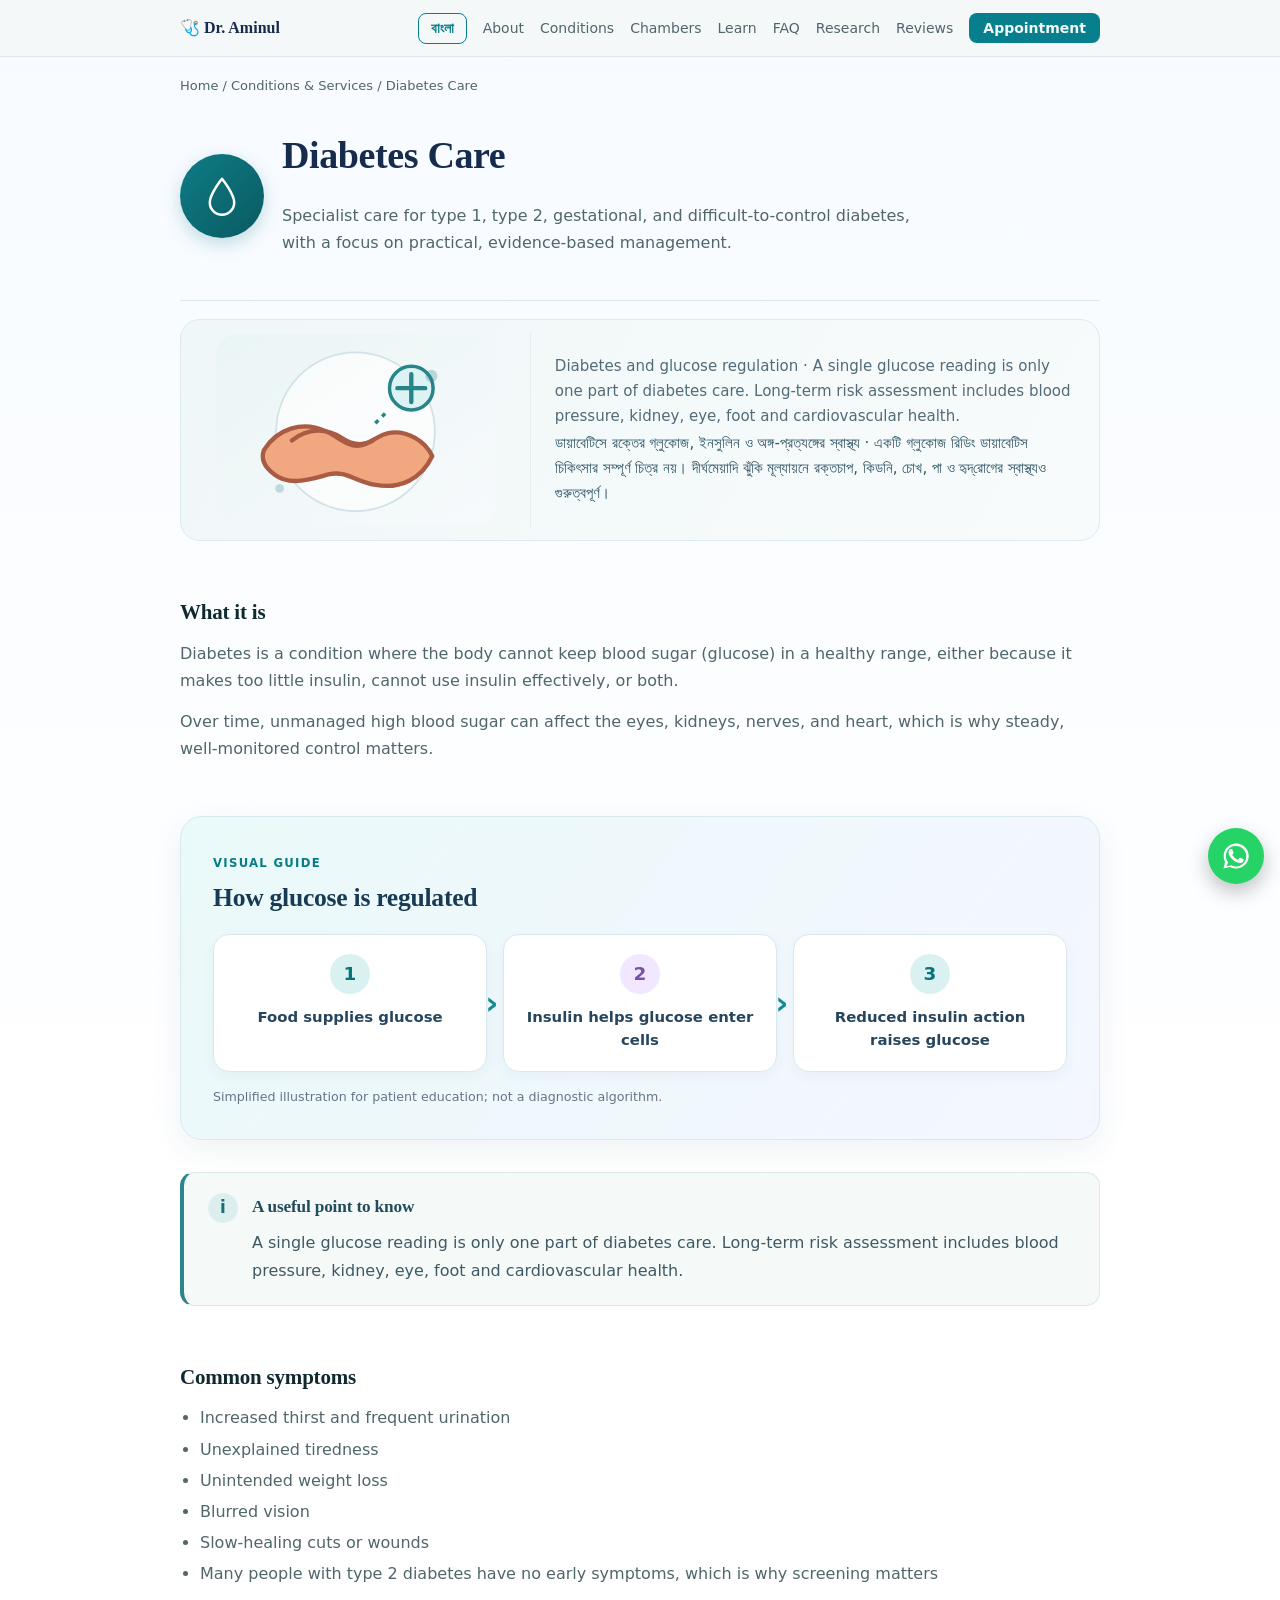
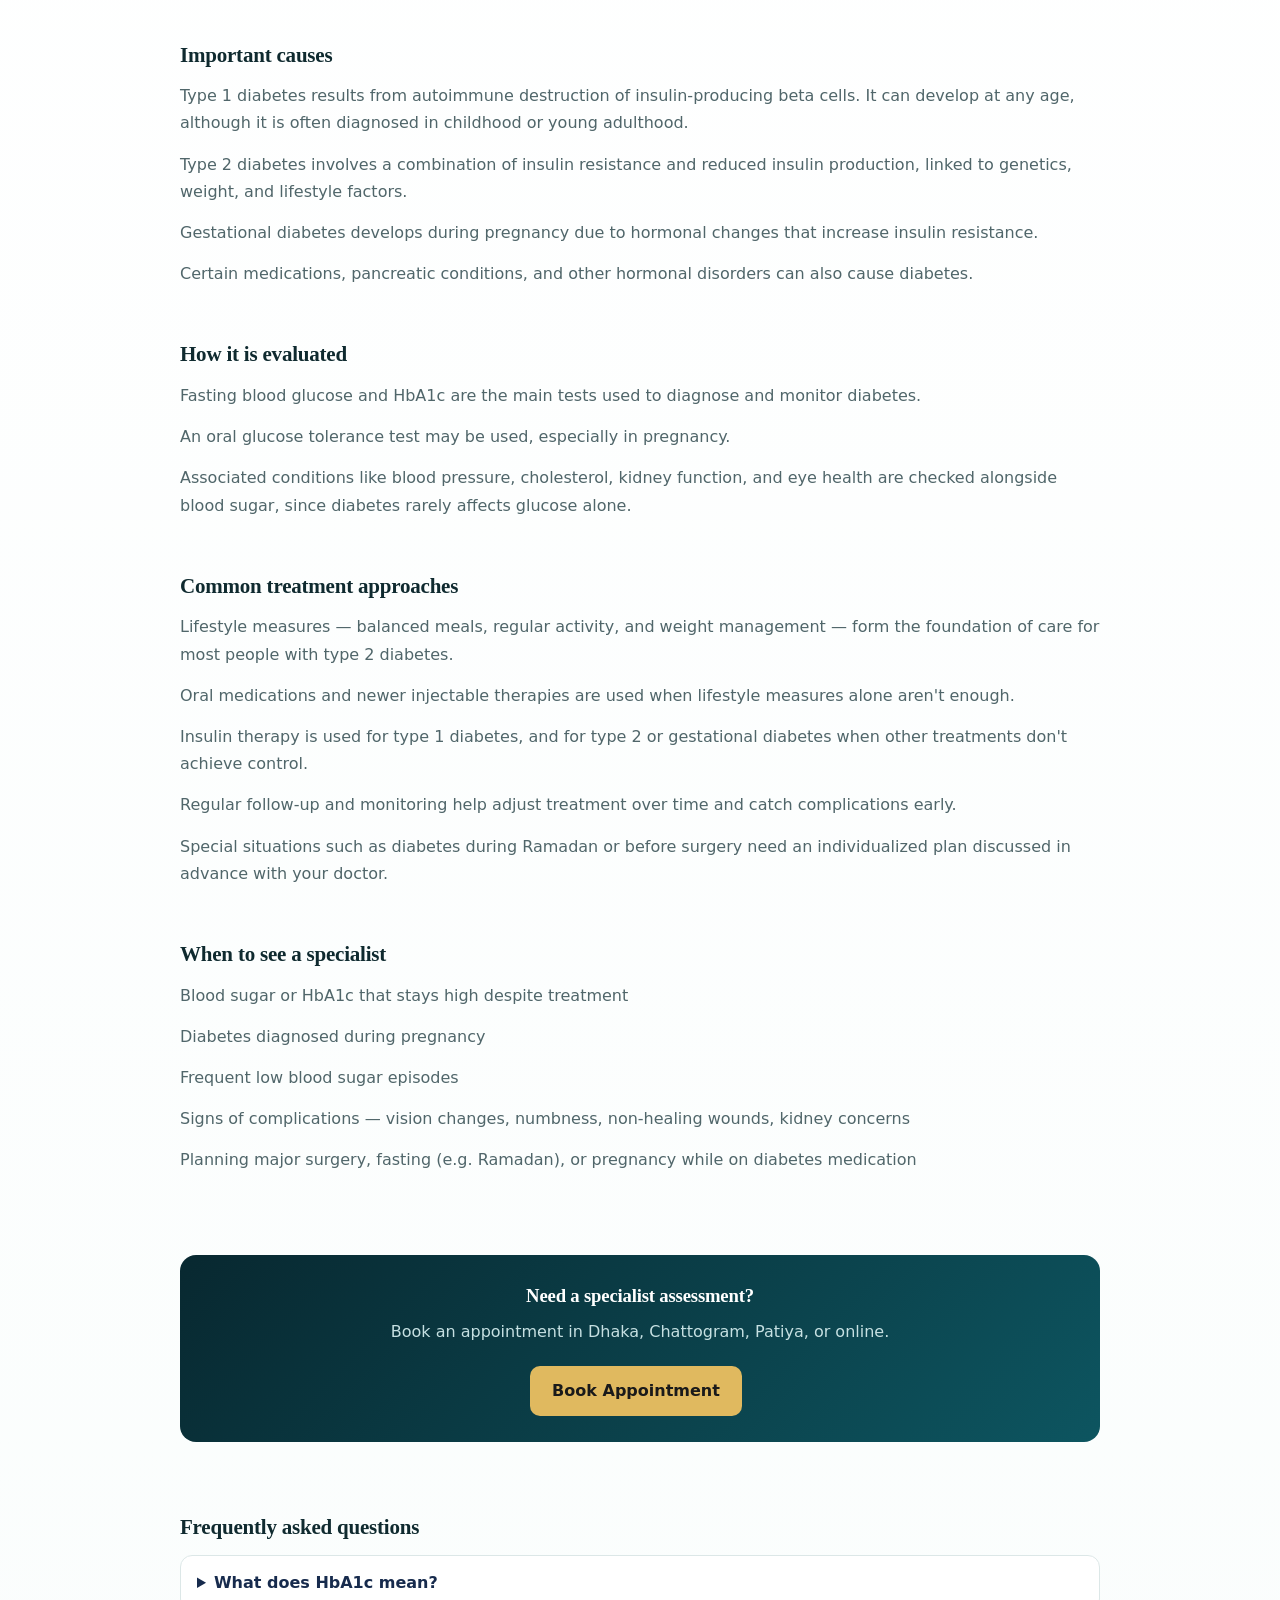
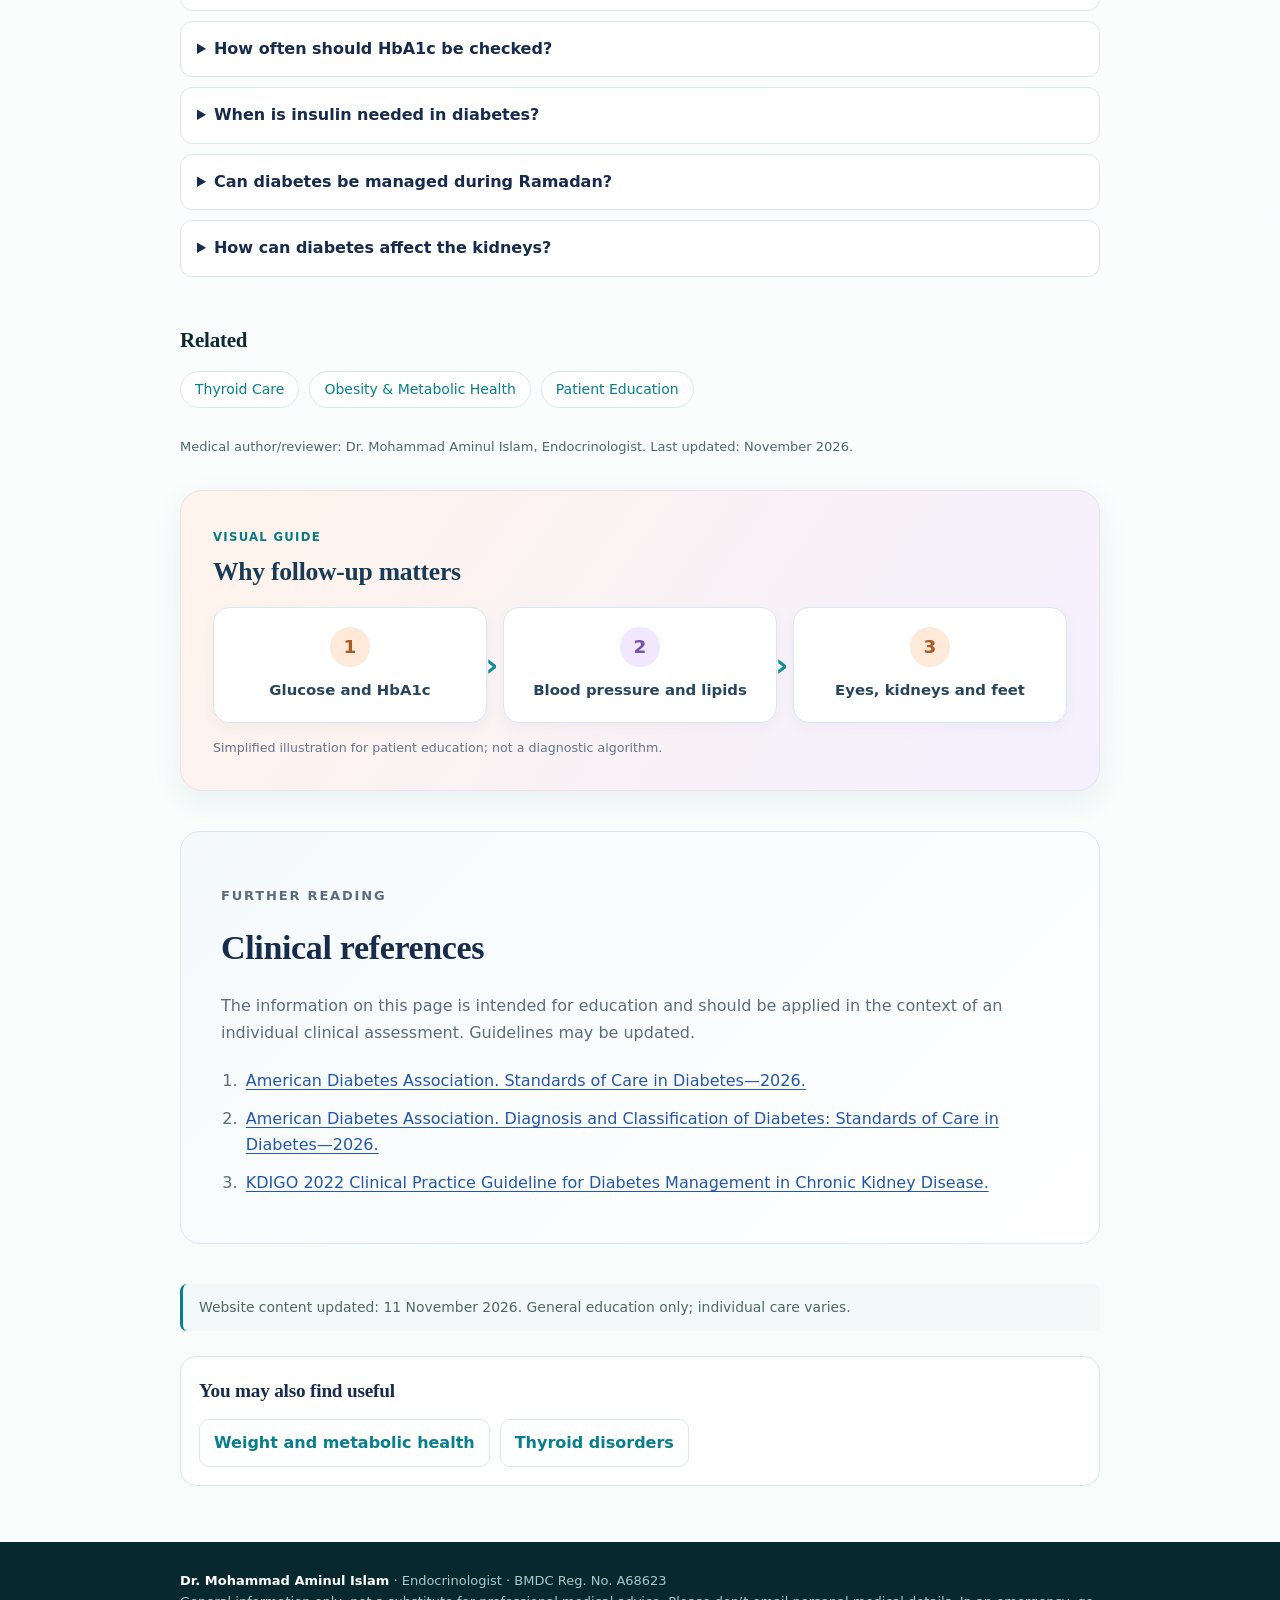
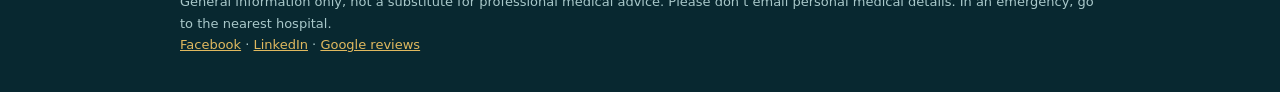
<file: diabetes.html>
<!DOCTYPE html>

<html lang="en"><head><meta charset="utf-8"/>
<meta content="width=device-width, initial-scale=1, viewport-fit=cover" name="viewport"/>
<title>Diabetes Care | Dr. Mohammad Aminul Islam, Endocrinologist</title>
<meta content="Specialist care for type 1, type 2, gestational, and difficult-to-control diabetes, with a focus on practical, evidence-based management." name="description"/>
<meta content="index, follow" name="robots"/>
<link href="https://draminulislam.com/diabetes.html" rel="canonical"/>
<meta content="article" property="og:type"/>
<meta content="Diabetes Care | Dr. Mohammad Aminul Islam" property="og:title"/>
<meta content="Specialist care for type 1, type 2, gestational, and difficult-to-control diabetes, with a focus on practical, evidence-based management." property="og:description"/>
<meta content="summary" name="twitter:card"/>
<link href="favicon.svg" rel="icon" type="image/svg+xml"/><link href="favicon-32.png" rel="icon" sizes="32x32"/><link href="favicon-180.png" rel="apple-touch-icon"/><link href="assets/style.css" rel="stylesheet"/>
<script type="application/ld+json">{"@context": "https://schema.org", "@type": "MedicalWebPage", "name": "Diabetes Care", "description": "Specialist care for type 1, type 2, gestational, and difficult-to-control diabetes, with a focus on practical, evidence-based management.", "url": "https://draminulislam.com/diabetes.html", "lastReviewed": "2026-11-04", "reviewedBy": {"@type": "Physician", "name": "Dr. Mohammad Aminul Islam"}, "about": {"@type": "MedicalCondition", "name": "Diabetes Care"}}</script>
<script type="application/ld+json">{"@context": "https://schema.org", "@type": "BreadcrumbList", "itemListElement": [{"@type": "ListItem", "position": 1, "name": "Home", "item": "https://draminulislam.com/"}, {"@type": "ListItem", "position": 2, "name": "Conditions & Services", "item": "https://draminulislam.com/index.html#care"}, {"@type": "ListItem", "position": 3, "name": "Diabetes Care", "item": "https://draminulislam.com/diabetes.html"}]}</script>
<script type="application/ld+json">{"@context": "https://schema.org", "@type": "FAQPage", "mainEntity": [{"@type": "Question", "name": "What does HbA1c mean?", "acceptedAnswer": {"@type": "Answer", "text": "HbA1c reflects your average blood sugar over roughly the past three months and is used to assess long-term control, not just a single day's reading."}}, {"@type": "Question", "name": "How often should HbA1c be checked?", "acceptedAnswer": {"@type": "Answer", "text": "Typically every 3 months when adjusting treatment, and at least every 6 months once well-controlled, though your doctor may advise differently based on your situation."}}, {"@type": "Question", "name": "When is insulin needed in diabetes?", "acceptedAnswer": {"@type": "Answer", "text": "Insulin is always needed in type 1 diabetes, and is used in type 2 or gestational diabetes when other treatments don't bring blood sugar to target, or in certain situations like illness, surgery, or pregnancy."}}, {"@type": "Question", "name": "Can diabetes be managed during Ramadan?", "acceptedAnswer": {"@type": "Answer", "text": "Many people with diabetes can fast safely with an individualized plan, including medication timing adjustments, discussed with your doctor well before Ramadan."}}, {"@type": "Question", "name": "How can diabetes affect the kidneys?", "acceptedAnswer": {"@type": "Answer", "text": "Long-term high blood sugar can gradually damage the small blood vessels in the kidneys, which is why regular kidney function and urine protein checks are part of diabetes care."}}]}</script>
<meta content="https://draminulislam.com/diabetes.html" property="og:url"/><meta content="https://draminulislam.com/social-preview.png" property="og:image"/><meta content="1200" property="og:image:width"/><meta content="630" property="og:image:height"/>
<style id="cms-design-variables">
:root{--cms-radius:16px;--cms-expertise-height:72px;--cms-trust-icon:58px;--cms-gap:16px;--cms-expertise-cols:3;--cms-trust-cols:3}
@media(min-width:951px){
.expertise-grid{grid-template-columns:repeat(var(--cms-expertise-cols),minmax(0,1fr))!important;gap:var(--cms-gap)!important}
#trust .trust-grid-new{grid-template-columns:repeat(var(--cms-trust-cols),minmax(0,1fr))!important;gap:var(--cms-gap)!important}
}
.expertise-grid .expertise-card>img{height:var(--cms-expertise-height)!important}
#trust .trust-icon-new{width:var(--cms-trust-icon)!important;height:var(--cms-trust-icon)!important;flex-basis:var(--cms-trust-icon)!important}
.expertise-card,#trust .trust-card-new{border-radius:var(--cms-radius)!important}
</style>
</head><body>
<header class="top"><div class="w"><a href="index.html" style="text-decoration:none;color:inherit"><span class="brand">🩺 Dr. Aminul</span></a><nav><button class="lt" id="lt" type="button">বাংলা</button><a data-site-edit="edit-001" href="index.html#about">About</a><a data-site-edit="edit-002" href="index.html#care">Conditions</a><a data-site-edit="edit-003" href="index.html#book">Chambers</a><a data-site-edit="edit-004" href="index.html#learn">Learn</a><a data-site-edit="edit-005" href="index.html#faq">FAQ</a><a data-site-edit="edit-006" href="index.html#research">Research</a><a data-site-edit="edit-007" href="index.html#reviews">Reviews</a><a class="bk" data-site-edit="edit-008" href="index.html#book">Appointment</a></nav></div></header>
<div class="w">
<p class="crumb"><a data-site-edit="edit-009" href="index.html">Home</a> / <a data-site-edit="edit-010" href="index.html#care">Conditions &amp; Services</a> / Diabetes Care</p>
<header class="page-head cond-head"><div class="cond-badge"><svg height="46" viewbox="0 0 64 64" width="46" xmlns="http://www.w3.org/2000/svg"><path d="M32 8 C32 8 15 29 15 41 a17 17 0 0 0 34 0 C49 29 32 8 32 8 Z" fill="none" stroke="#fff" stroke-linejoin="round" stroke-width="3.5"></path></svg></div><div><h1><span class="en" data-site-edit="edit-011">Diabetes Care</span><span class="bn" data-site-edit="edit-012">ডায়াবেটিস চিকিৎসা</span></h1><p class="sub"><span class="en" data-site-edit="edit-013">Specialist care for type 1, type 2, gestational, and difficult-to-control diabetes, with a focus on practical, evidence-based management.</span><span class="bn" data-site-edit="edit-014">টাইপ ১, টাইপ ২, গর্ভকালীন এবং নিয়ন্ত্রণে-কঠিন ডায়াবেটিসের বিশেষজ্ঞ চিকিৎসা, ব্যবহারিক ও প্রমাণভিত্তিক ব্যবস্থাপনার উপর গুরুত্ব দিয়ে।</span></p></div></header>
<figure class="condition-visual"><img alt="Diabetes and glucose regulation" data-site-edit="edit-015" height="440" loading="eager" src="assets/medical-diabetes.svg" width="640"/><figcaption><span class="en" data-site-edit="edit-016">Diabetes and glucose regulation · A single glucose reading is only one part of diabetes care. Long-term risk assessment includes blood pressure, kidney, eye, foot and cardiovascular health.</span><span class="bn" data-site-edit="edit-017">ডায়াবেটিসে রক্তের গ্লুকোজ, ইনসুলিন ও অঙ্গ-প্রত্যঙ্গের স্বাস্থ্য · একটি গ্লুকোজ রিডিং ডায়াবেটিস চিকিৎসার সম্পূর্ণ চিত্র নয়। দীর্ঘমেয়াদি ঝুঁকি মূল্যায়নে রক্তচাপ, কিডনি, চোখ, পা ও হৃদ্‌রোগের স্বাস্থ্যও গুরুত্বপূর্ণ।</span></figcaption></figure>
<main>
<section class="reveal article"><h2><span class="en" data-site-edit="edit-018">What it is</span><span class="bn" data-site-edit="edit-019">এটি কী</span></h2><p><span class="en" data-site-edit="edit-020">Diabetes is a condition where the body cannot keep blood sugar (glucose) in a healthy range, either because it makes too little insulin, cannot use insulin effectively, or both.</span><span class="bn" data-site-edit="edit-021">ডায়াবেটিস এমন একটি অবস্থা যেখানে শরীর রক্তে শর্করার (গ্লুকোজ) মাত্রা স্বাভাবিক সীমায় রাখতে পারে না, কারণ শরীর পর্যাপ্ত ইনসুলিন তৈরি করতে পারে না, ইনসুলিন কার্যকরভাবে ব্যবহার করতে পারে না, অথবা উভয়ই।</span></p><p><span class="en" data-site-edit="edit-022">Over time, unmanaged high blood sugar can affect the eyes, kidneys, nerves, and heart, which is why steady, well-monitored control matters.</span><span class="bn" data-site-edit="edit-023">দীর্ঘমেয়াদে অনিয়ন্ত্রিত উচ্চ রক্তে শর্করা চোখ, কিডনি, স্নায়ু ও হৃদযন্ত্রের ক্ষতি করতে পারে, তাই স্থির ও নিয়মিত পর্যবেক্ষণে রাখা গুরুত্বপূর্ণ।</span></p></section><figure class="learning-figure diagram-a"><figcaption><span class="learning-kicker"><span class="en" data-site-edit="edit-024">VISUAL GUIDE</span><span class="bn" data-site-edit="edit-025">চিত্রে সহজ ব্যাখ্যা</span></span><h2><span class="en" data-site-edit="edit-026">How glucose is regulated</span><span class="bn" data-site-edit="edit-027">রক্তে গ্লুকোজ কীভাবে নিয়ন্ত্রিত হয়</span></h2></figcaption><div class="learning-flow"><div class="learning-step"><div aria-hidden="true" class="learning-symbol">1</div><p><span class="en" data-site-edit="edit-028">Food supplies glucose</span><span class="bn" data-site-edit="edit-029">খাবার থেকে গ্লুকোজ</span></p></div><div class="learning-step"><div aria-hidden="true" class="learning-symbol">2</div><p><span class="en" data-site-edit="edit-030">Insulin helps glucose enter cells</span><span class="bn" data-site-edit="edit-031">ইনসুলিন কোষে গ্লুকোজ প্রবেশে সাহায্য করে</span></p></div><div class="learning-step"><div aria-hidden="true" class="learning-symbol">3</div><p><span class="en" data-site-edit="edit-032">Reduced insulin action raises glucose</span><span class="bn" data-site-edit="edit-033">ইনসুলিনের কার্যকারিতা কমলে গ্লুকোজ বাড়ে</span></p></div></div><p class="learning-disclaimer"><span class="en" data-site-edit="edit-034">Simplified illustration for patient education; not a diagnostic algorithm.</span><span class="bn" data-site-edit="edit-035">রোগীকে সহজভাবে বোঝানোর চিত্র; এটি রোগ নির্ণয়ের নির্দেশিকা নয়।</span></p></figure>
<section class="key-clinical-note"><div aria-hidden="true" class="note-mark">i</div><div><h2><span class="en" data-site-edit="edit-036">A useful point to know</span><span class="bn" data-site-edit="edit-037">জেনে রাখা জরুরি</span></h2><p><span class="en" data-site-edit="edit-038">A single glucose reading is only one part of diabetes care. Long-term risk assessment includes blood pressure, kidney, eye, foot and cardiovascular health.</span><span class="bn" data-site-edit="edit-039">একটি গ্লুকোজ রিডিং ডায়াবেটিস চিকিৎসার সম্পূর্ণ চিত্র নয়। দীর্ঘমেয়াদি ঝুঁকি মূল্যায়নে রক্তচাপ, কিডনি, চোখ, পা ও হৃদ্‌রোগের স্বাস্থ্যও গুরুত্বপূর্ণ।</span></p></div></section>
<section class="reveal article"><h2><span class="en" data-site-edit="edit-040">Common symptoms</span><span class="bn" data-site-edit="edit-041">সাধারণ লক্ষণ</span></h2><ul><li><span class="en" data-site-edit="edit-042">Increased thirst and frequent urination</span><span class="bn" data-site-edit="edit-043">বর্ধিত তৃষ্ণা ও ঘন ঘন প্রস্রাব</span></li><li><span class="en" data-site-edit="edit-044">Unexplained tiredness</span><span class="bn" data-site-edit="edit-045">অকারণ ক্লান্তি</span></li><li><span class="en" data-site-edit="edit-046">Unintended weight loss</span><span class="bn" data-site-edit="edit-047">অনিচ্ছাকৃত ওজন হ্রাস</span></li><li><span class="en" data-site-edit="edit-048">Blurred vision</span><span class="bn" data-site-edit="edit-049">ঝাপসা দৃষ্টি</span></li><li><span class="en" data-site-edit="edit-050">Slow-healing cuts or wounds</span><span class="bn" data-site-edit="edit-051">ক্ষত ধীরে শুকানো</span></li><li><span class="en" data-site-edit="edit-052">Many people with type 2 diabetes have no early symptoms, which is why screening matters</span><span class="bn" data-site-edit="edit-053">টাইপ ২ ডায়াবেটিসে অনেকের শুরুতে কোনো লক্ষণ থাকে না, তাই স্ক্রিনিং গুরুত্বপূর্ণ</span></li></ul></section>
<section class="reveal article"><h2><span class="en" data-site-edit="edit-054">Important causes</span><span class="bn" data-site-edit="edit-055">গুরুত্বপূর্ণ কারণ</span></h2><p><span class="en" data-site-edit="edit-056">Type 1 diabetes results from autoimmune destruction of insulin-producing beta cells. It can develop at any age, although it is often diagnosed in childhood or young adulthood.</span><span class="bn" data-site-edit="edit-057">টাইপ ১ ডায়াবেটিস ইনসুলিন উৎপাদনকারী বিটা কোষের অটোইমিউন ধ্বংসের ফলে হয়। এটি যেকোনো বয়সে হতে পারে, যদিও শিশু ও তরুণ বয়সে বেশি শনাক্ত হয়।</span></p><p><span class="en" data-site-edit="edit-058">Type 2 diabetes involves a combination of insulin resistance and reduced insulin production, linked to genetics, weight, and lifestyle factors.</span><span class="bn" data-site-edit="edit-059">টাইপ ২ ডায়াবেটিসে ইনসুলিন প্রতিরোধ ও কম ইনসুলিন উৎপাদন উভয়ই থাকে, যা জিনগত কারণ, ওজন ও জীবনযাপনের সাথে সম্পর্কিত।</span></p><p><span class="en" data-site-edit="edit-060">Gestational diabetes develops during pregnancy due to hormonal changes that increase insulin resistance.</span><span class="bn" data-site-edit="edit-061">গর্ভকালীন ডায়াবেটিস গর্ভাবস্থায় হরমোনের পরিবর্তনের কারণে হয়, যা ইনসুলিন প্রতিরোধ বাড়িয়ে দেয়।</span></p><p><span class="en" data-site-edit="edit-062">Certain medications, pancreatic conditions, and other hormonal disorders can also cause diabetes.</span><span class="bn" data-site-edit="edit-063">কিছু ওষুধ, অগ্ন্যাশয়ের সমস্যা এবং অন্যান্য হরমোনজনিত রোগও ডায়াবেটিসের কারণ হতে পারে।</span></p></section>
<section class="reveal article"><h2><span class="en" data-site-edit="edit-064">How it is evaluated</span><span class="bn" data-site-edit="edit-065">কীভাবে মূল্যায়ন করা হয়</span></h2><p><span class="en" data-site-edit="edit-066">Fasting blood glucose and HbA1c are the main tests used to diagnose and monitor diabetes.</span><span class="bn" data-site-edit="edit-067">ফাস্টিং ব্লাড গ্লুকোজ ও HbA1c হলো ডায়াবেটিস নির্ণয় ও পর্যবেক্ষণের প্রধান পরীক্ষা।</span></p><p><span class="en" data-site-edit="edit-068">An oral glucose tolerance test may be used, especially in pregnancy.</span><span class="bn" data-site-edit="edit-069">ওরাল গ্লুকোজ টলারেন্স টেস্ট ব্যবহার করা হতে পারে, বিশেষত গর্ভাবস্থায়।</span></p><p><span class="en" data-site-edit="edit-070">Associated conditions like blood pressure, cholesterol, kidney function, and eye health are checked alongside blood sugar, since diabetes rarely affects glucose alone.</span><span class="bn" data-site-edit="edit-071">রক্তচাপ, কোলেস্টেরল, কিডনির কার্যকারিতা ও চোখের স্বাস্থ্যও রক্তে শর্করার সাথে পরীক্ষা করা হয়, কারণ ডায়াবেটিস সাধারণত একা গ্লুকোজকেই প্রভাবিত করে না।</span></p></section>
<section class="reveal article"><h2><span class="en" data-site-edit="edit-072">Common treatment approaches</span><span class="bn" data-site-edit="edit-073">সাধারণ চিকিৎসার পদ্ধতি</span></h2><p><span class="en" data-site-edit="edit-074">Lifestyle measures — balanced meals, regular activity, and weight management — form the foundation of care for most people with type 2 diabetes.</span><span class="bn" data-site-edit="edit-075">জীবনযাপনে পরিবর্তন — সুষম খাবার, নিয়মিত শারীরিক কার্যকলাপ ও ওজন নিয়ন্ত্রণ — টাইপ ২ ডায়াবেটিসের চিকিৎসার ভিত্তি।</span></p><p><span class="en" data-site-edit="edit-076">Oral medications and newer injectable therapies are used when lifestyle measures alone aren't enough.</span><span class="bn" data-site-edit="edit-077">জীবনযাপনে পরিবর্তন যথেষ্ট না হলে মুখে খাওয়ার ওষুধ ও নতুন ইনজেকশনযোগ্য থেরাপি ব্যবহার করা হয়।</span></p><p><span class="en" data-site-edit="edit-078">Insulin therapy is used for type 1 diabetes, and for type 2 or gestational diabetes when other treatments don't achieve control.</span><span class="bn" data-site-edit="edit-079">টাইপ ১ ডায়াবেটিসে এবং অন্যান্য চিকিৎসায় নিয়ন্ত্রণ না এলে টাইপ ২ বা গর্ভকালীন ডায়াবেটিসে ইনসুলিন থেরাপি ব্যবহার করা হয়।</span></p><p><span class="en" data-site-edit="edit-080">Regular follow-up and monitoring help adjust treatment over time and catch complications early.</span><span class="bn" data-site-edit="edit-081">নিয়মিত ফলো-আপ ও পর্যবেক্ষণ চিকিৎসা সমন্বয় করতে এবং জটিলতা দ্রুত শনাক্ত করতে সাহায্য করে।</span></p><p><span class="en" data-site-edit="edit-082">Special situations such as diabetes during Ramadan or before surgery need an individualized plan discussed in advance with your doctor.</span><span class="bn" data-site-edit="edit-083">রমজানে ডায়াবেটিস বা অস্ত্রোপচারের আগের মতো বিশেষ পরিস্থিতিতে চিকিৎসকের সাথে আগে থেকে পরিকল্পনা করা প্রয়োজন।</span></p></section>
<section class="reveal article"><h2><span class="en" data-site-edit="edit-084">When to see a specialist</span><span class="bn" data-site-edit="edit-085">কখন বিশেষজ্ঞ দেখাবেন</span></h2><p><span class="en" data-site-edit="edit-086">Blood sugar or HbA1c that stays high despite treatment</span><span class="bn" data-site-edit="edit-087">চিকিৎসার পরও রক্তে শর্করা বা HbA1c বেশি থাকলে</span></p><p><span class="en" data-site-edit="edit-088">Diabetes diagnosed during pregnancy</span><span class="bn" data-site-edit="edit-089">গর্ভাবস্থায় ডায়াবেটিস নির্ণয় হলে</span></p><p><span class="en" data-site-edit="edit-090">Frequent low blood sugar episodes</span><span class="bn" data-site-edit="edit-091">বারবার রক্তে শর্করা কমে যাওয়া</span></p><p><span class="en" data-site-edit="edit-092">Signs of complications — vision changes, numbness, non-healing wounds, kidney concerns</span><span class="bn" data-site-edit="edit-093">জটিলতার লক্ষণ — দৃষ্টি পরিবর্তন, অবশ ভাব, ক্ষত না শুকানো, কিডনি সমস্যা</span></p><p><span class="en" data-site-edit="edit-094">Planning major surgery, fasting (e.g. Ramadan), or pregnancy while on diabetes medication</span><span class="bn" data-site-edit="edit-095">বড় অস্ত্রোপচার, রোজা (যেমন রমজান), বা ডায়াবেটিসের ওষুধ চলাকালীন গর্ভধারণের পরিকল্পনা</span></p></section>
<section class="reveal article"><div class="cta-banner"><h3><span class="en" data-site-edit="edit-096">Need a specialist assessment?</span><span class="bn" data-site-edit="edit-097">বিশেষজ্ঞ মূল্যায়ন দরকার?</span></h3><p><span class="en" data-site-edit="edit-098">Book an appointment in Dhaka, Chattogram, Patiya, or online.</span><span class="bn" data-site-edit="edit-099">ঢাকা, চট্টগ্রাম, পটিয়া অথবা অনলাইনে অ্যাপয়েন্টমেন্ট নিন।</span></p><a class="btn" href="index.html#book"><span class="en" data-site-edit="edit-100">Book Appointment</span><span class="bn" data-site-edit="edit-101">অ্যাপয়েন্টমেন্ট নিন</span></a></div></section>
<section class="reveal article"><h2><span class="en" data-site-edit="edit-102">Frequently asked questions</span><span class="bn" data-site-edit="edit-103">প্রায়শই জিজ্ঞাসিত প্রশ্ন</span></h2><details><summary><span class="en" data-site-edit="edit-104">What does HbA1c mean?</span><span class="bn" data-site-edit="edit-105">HbA1c মানে কী?</span></summary><p><span class="en" data-site-edit="edit-106">HbA1c reflects your average blood sugar over roughly the past three months and is used to assess long-term control, not just a single day's reading.</span><span class="bn" data-site-edit="edit-107">HbA1c গত প্রায় তিন মাসে আপনার রক্তে শর্করার গড় মাত্রা দেখায়, এবং শুধু একদিনের রিডিং নয়, দীর্ঘমেয়াদী নিয়ন্ত্রণ মূল্যায়নে ব্যবহৃত হয়।</span></p></details><details><summary><span class="en" data-site-edit="edit-108">How often should HbA1c be checked?</span><span class="bn" data-site-edit="edit-109">কত ঘন ঘন HbA1c পরীক্ষা করা উচিত?</span></summary><p><span class="en" data-site-edit="edit-110">Typically every 3 months when adjusting treatment, and at least every 6 months once well-controlled, though your doctor may advise differently based on your situation.</span><span class="bn" data-site-edit="edit-111">চিকিৎসা সমন্বয়ের সময় সাধারণত প্রতি ৩ মাসে, এবং নিয়ন্ত্রণে এলে অন্তত প্রতি ৬ মাসে একবার, তবে আপনার অবস্থা অনুযায়ী চিকিৎসক ভিন্ন পরামর্শ দিতে পারেন।</span></p></details><details><summary><span class="en" data-site-edit="edit-112">When is insulin needed in diabetes?</span><span class="bn" data-site-edit="edit-113">কখন ইনসুলিন প্রয়োজন হয়?</span></summary><p><span class="en" data-site-edit="edit-114">Insulin is always needed in type 1 diabetes, and is used in type 2 or gestational diabetes when other treatments don't bring blood sugar to target, or in certain situations like illness, surgery, or pregnancy.</span><span class="bn" data-site-edit="edit-115">টাইপ ১ ডায়াবেটিসে ইনসুলিন সবসময় প্রয়োজন, এবং টাইপ ২ বা গর্ভকালীন ডায়াবেটিসে যখন অন্যান্য চিকিৎসায় লক্ষ্যমাত্রায় পৌঁছানো যায় না, বা অসুস্থতা, অস্ত্রোপচার বা গর্ভাবস্থার মতো পরিস্থিতিতে ব্যবহৃত হয়।</span></p></details><details><summary><span class="en" data-site-edit="edit-116">Can diabetes be managed during Ramadan?</span><span class="bn" data-site-edit="edit-117">রমজানে কি ডায়াবেটিস নিয়ন্ত্রণ করা সম্ভব?</span></summary><p><span class="en" data-site-edit="edit-118">Many people with diabetes can fast safely with an individualized plan, including medication timing adjustments, discussed with your doctor well before Ramadan.</span><span class="bn" data-site-edit="edit-119">রমজানের অনেক আগে চিকিৎসকের সাথে আলোচনা করে ওষুধের সময় সমন্বয়সহ ব্যক্তিগত পরিকল্পনার মাধ্যমে অনেকেই নিরাপদে রোজা রাখতে পারেন।</span></p></details><details><summary><span class="en" data-site-edit="edit-120">How can diabetes affect the kidneys?</span><span class="bn" data-site-edit="edit-121">ডায়াবেটিস কীভাবে কিডনির ক্ষতি করে?</span></summary><p><span class="en" data-site-edit="edit-122">Long-term high blood sugar can gradually damage the small blood vessels in the kidneys, which is why regular kidney function and urine protein checks are part of diabetes care.</span><span class="bn" data-site-edit="edit-123">দীর্ঘমেয়াদী উচ্চ রক্তে শর্করা ধীরে ধীরে কিডনির ছোট রক্তনালীর ক্ষতি করতে পারে, তাই নিয়মিত কিডনি কার্যকারিতা ও প্রস্রাবে প্রোটিন পরীক্ষা ডায়াবেটিস চিকিৎসার অংশ।</span></p></details></section>
<section class="reveal article"><h2><span class="en" data-site-edit="edit-124">Related</span><span class="bn" data-site-edit="edit-125">সম্পর্কিত</span></h2><div class="related"><a href="thyroid.html"><span class="en" data-site-edit="edit-126">Thyroid Care</span><span class="bn" data-site-edit="edit-127">থাইরয়েড চিকিৎসা</span></a><a href="index.html#cond-obesity"><span class="en" data-site-edit="edit-128">Obesity &amp; Metabolic Health</span><span class="bn" data-site-edit="edit-129">স্থূলতা ও মেটাবলিক স্বাস্থ্য</span></a><a href="index.html#learn"><span class="en" data-site-edit="edit-130">Patient Education</span><span class="bn" data-site-edit="edit-131">রোগী শিক্ষা</span></a></div></section>
<p class="meta-line"><span class="en" data-site-edit="edit-132">Medical author/reviewer: Dr. Mohammad Aminul Islam, Endocrinologist. Last updated: November 2026.</span><span class="bn" data-site-edit="edit-133">চিকিৎসা লেখক/পর্যালোচক: ডা. মোহাম্মদ আমিনুল ইসলাম, এন্ডোক্রাইনোলজিস্ট। সর্বশেষ হালনাগাদ: নভেম্বর ২০২৬।</span></p>
<figure class="learning-figure diagram-b"><figcaption><span class="learning-kicker"><span class="en" data-site-edit="edit-134">VISUAL GUIDE</span><span class="bn" data-site-edit="edit-135">চিত্রে সহজ ব্যাখ্যা</span></span><h2><span class="en" data-site-edit="edit-136">Why follow-up matters</span><span class="bn" data-site-edit="edit-137">ফলোআপ কেন জরুরি</span></h2></figcaption><div class="learning-flow"><div class="learning-step"><div aria-hidden="true" class="learning-symbol">1</div><p><span class="en" data-site-edit="edit-138">Glucose and HbA1c</span><span class="bn" data-site-edit="edit-139">গ্লুকোজ ও HbA1c</span></p></div><div class="learning-step"><div aria-hidden="true" class="learning-symbol">2</div><p><span class="en" data-site-edit="edit-140">Blood pressure and lipids</span><span class="bn" data-site-edit="edit-141">রক্তচাপ ও কোলেস্টেরল</span></p></div><div class="learning-step"><div aria-hidden="true" class="learning-symbol">3</div><p><span class="en" data-site-edit="edit-142">Eyes, kidneys and feet</span><span class="bn" data-site-edit="edit-143">চোখ, কিডনি ও পায়ের যত্ন</span></p></div></div><p class="learning-disclaimer"><span class="en" data-site-edit="edit-144">Simplified illustration for patient education; not a diagnostic algorithm.</span><span class="bn" data-site-edit="edit-145">রোগীকে সহজভাবে বোঝানোর চিত্র; এটি রোগ নির্ণয়ের নির্দেশিকা নয়।</span></p></figure><section aria-labelledby="references-heading" class="clinical-references" id="clinical-references">
<div class="references-inner">
<p class="eyebrow" data-site-edit="edit-146">Further reading</p>
<h2 data-site-edit="edit-147" id="references-heading">Clinical references</h2>
<p data-site-edit="edit-148">The information on this page is intended for education and should be applied in the context of an individual clinical assessment. Guidelines may be updated.</p>
<ol><li><a data-site-edit="edit-149" href="https://diabetesjournals.org/care/issue" rel="noopener noreferrer" target="_blank">American Diabetes Association. Standards of Care in Diabetes—2026.</a></li>
<li><a data-site-edit="edit-150" href="https://diabetesjournals.org/care" rel="noopener noreferrer" target="_blank">American Diabetes Association. Diagnosis and Classification of Diabetes: Standards of Care in Diabetes—2026.</a></li>
<li><a data-site-edit="edit-151" href="https://kdigo.org/guidelines/diabetes-ckd/" rel="noopener noreferrer" target="_blank">KDIGO 2022 Clinical Practice Guideline for Diabetes Management in Chronic Kidney Disease.</a></li></ol>
</div>
</section>
<section aria-label="Content review" class="editorial-review"><span class="en" data-site-edit="edit-152">Website content updated: 11 November 2026. General education only; individual care varies.</span><span class="bn" data-site-edit="edit-153">ওয়েবসাইটের তথ্য হালনাগাদ: ১১ নভেম্বর ২০২৬। এটি সাধারণ স্বাস্থ্যশিক্ষার জন্য; চিকিৎসা রোগীভেদে ভিন্ন হতে পারে।</span></section><section class="related-care-links"><h2><span class="en" data-site-edit="edit-154">You may also find useful</span><span class="bn" data-site-edit="edit-155">আরও যে বিষয়গুলো জানতে পারেন</span></h2><div><a href="obesity.html"><span class="en" data-site-edit="edit-156">Weight and metabolic health</span><span class="bn" data-site-edit="edit-157">ওজন ও মেটাবলিক স্বাস্থ্য</span></a><a href="thyroid.html"><span class="en" data-site-edit="edit-158">Thyroid disorders</span><span class="bn" data-site-edit="edit-159">থাইরয়েড রোগ</span></a></div></section></main>
</div>
<footer><div class="w"><b>Dr. Mohammad Aminul Islam</b> · Endocrinologist · BMDC Reg. No. A68623<br/>General information only, not a substitute for professional medical advice. Please don’t email personal medical details. In an emergency, go to the nearest hospital.<br/><a data-site-edit="edit-160" href="https://www.facebook.com/share/16Ec8BLWMN2/">Facebook</a> · <a data-site-edit="edit-161" href="https://www.linkedin.com/in/mohammad-aminul-islam-686091294">LinkedIn</a> · <a data-site-edit="edit-162" href="https://share.google/inh2LFFBDtszWjzEe">Google reviews</a></div></footer>
<a aria-label="Chat on WhatsApp" class="wa-float" href="https://wa.me/8801871550536"><svg fill="#fff" viewbox="0 0 24 24" xmlns="http://www.w3.org/2000/svg"><path d="M17.472 14.382c-.297-.149-1.758-.867-2.03-.967-.273-.099-.471-.148-.67.15-.197.297-.767.966-.94 1.164-.173.199-.347.223-.644.075-.297-.15-1.255-.463-2.39-1.475-.883-.788-1.48-1.761-1.653-2.059-.173-.297-.018-.458.13-.606.134-.133.298-.347.446-.52.149-.174.198-.298.298-.497.099-.198.05-.371-.025-.52-.075-.149-.669-1.612-.916-2.207-.242-.579-.487-.5-.669-.51-.173-.008-.371-.01-.57-.01-.198 0-.52.074-.792.372-.272.297-1.04 1.016-1.04 2.479 0 1.462 1.065 2.875 1.213 3.074.149.198 2.096 3.2 5.077 4.487.709.306 1.262.489 1.694.625.712.227 1.36.195 1.871.118.571-.085 1.758-.719 2.006-1.413.248-.694.248-1.289.173-1.413-.074-.124-.272-.198-.57-.347z"></path><path d="M12.05 22c-1.66 0-3.29-.416-4.73-1.204L2 22l1.23-5.212A9.94 9.94 0 0 1 2.1 12.05C2.1 6.5 6.6 2 12.15 2 17.7 2 22.2 6.5 22.2 12.05 22.2 17.6 17.7 22 12.05 22zm0-18.15c-4.5 0-8.15 3.65-8.15 8.15 0 1.84.62 3.55 1.67 4.92l-.99 3.4 3.5-.99a8.1 8.1 0 0 0 3.97 1.02c4.5 0 8.15-3.65 8.15-8.15 0-4.5-3.65-8.15-8.15-8.15z"></path></svg></a>
<script src="assets/site.js"></script>
<!-- Cloudflare Web Analytics --><script data-cf-beacon='{"token": "9aac8f202bf84d368d12aa6f4e58ab03"}' src="https://static.cloudflareinsights.com/beacon.min.js" type="module"></script><!-- End Cloudflare Web Analytics -->
<nav aria-label="Quick appointment actions" class="mobile-appointment-bar"><a aria-label="Call BRAC Healthcare appointments" href="tel:+8801335083990"><span aria-hidden="true">☎</span> <span class="en" data-site-edit="edit-163">Call</span><span class="bn" data-site-edit="edit-164">কল</span></a><a aria-label="WhatsApp appointment enquiry" href="https://wa.me/8801871550536"><span aria-hidden="true">✉</span> WhatsApp</a><a class="book-action" href="index.html#book"><span aria-hidden="true">▣</span> <span class="en" data-site-edit="edit-165">Chambers</span><span class="bn" data-site-edit="edit-166">চেম্বার</span></a></nav><script src="assets/page-editor.js" defer></script>
<script src="assets/design-editor.js" defer></script>
</body></html>
</file>
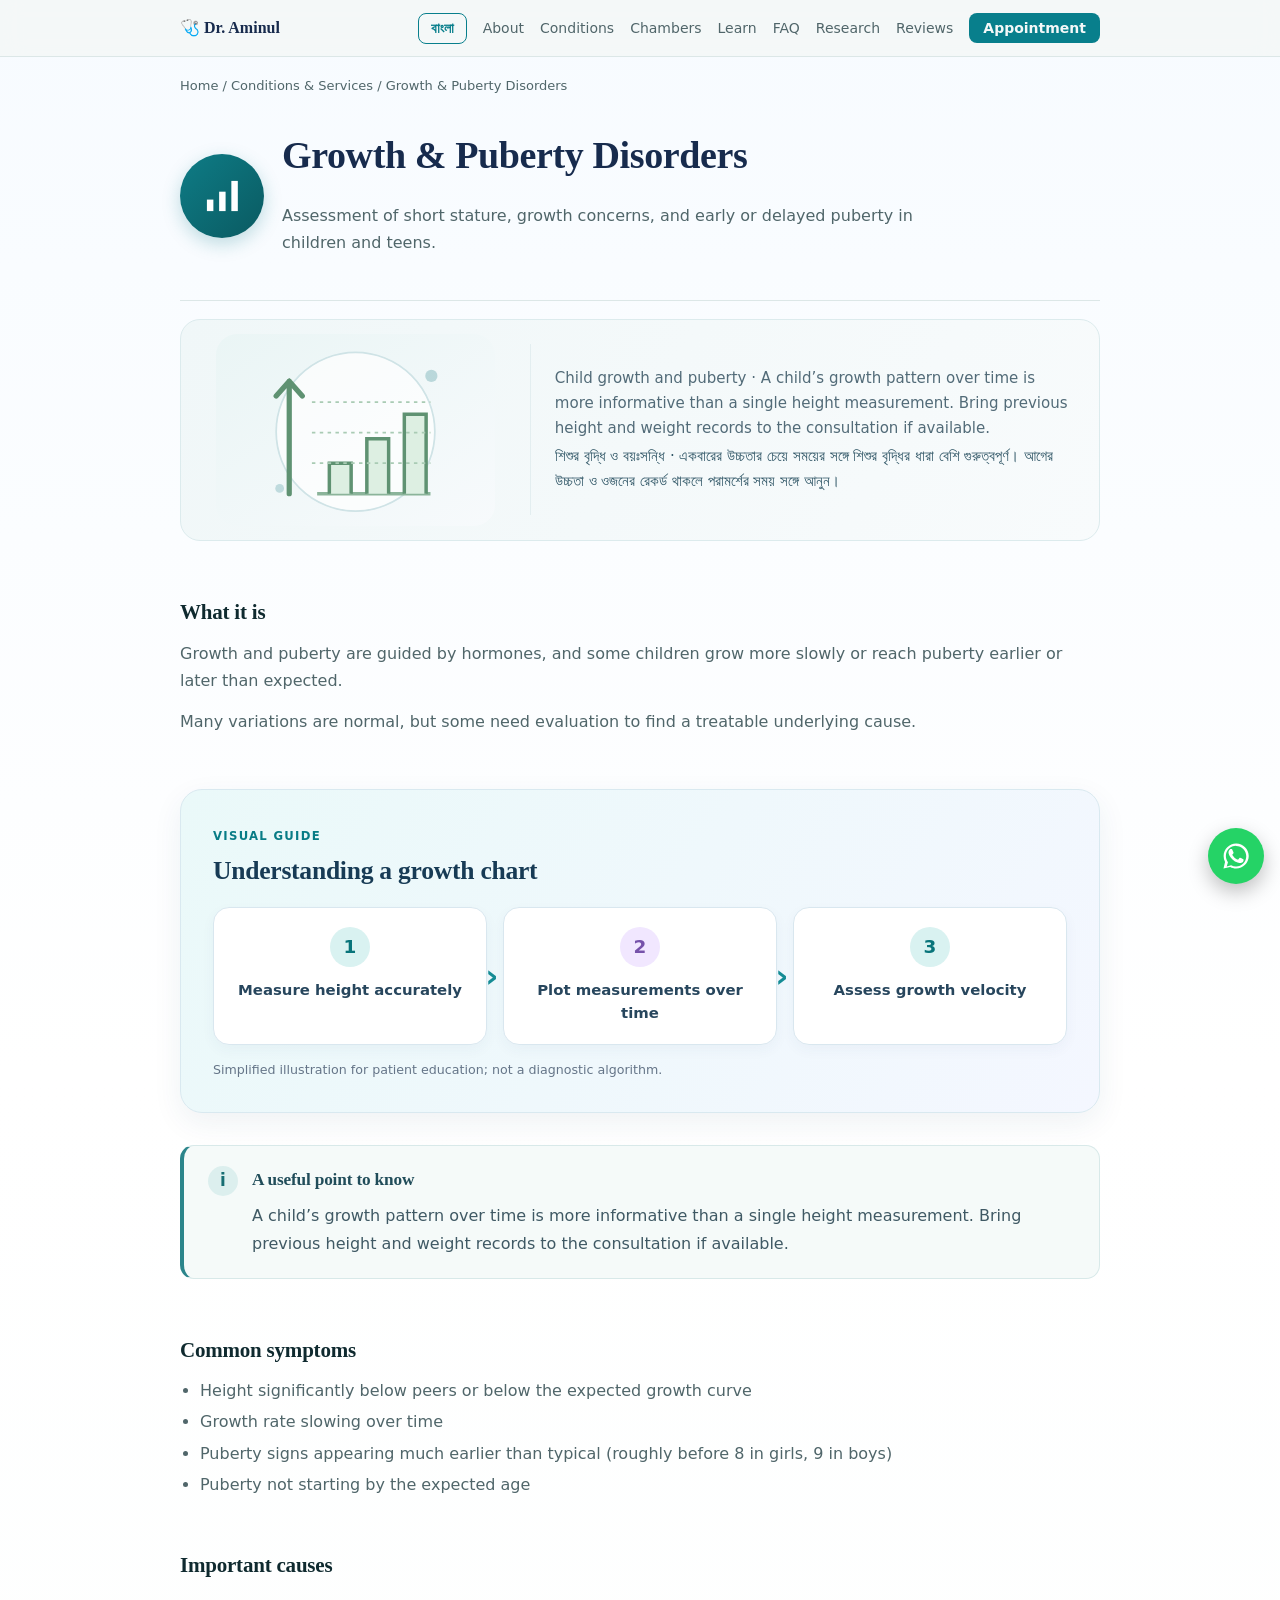
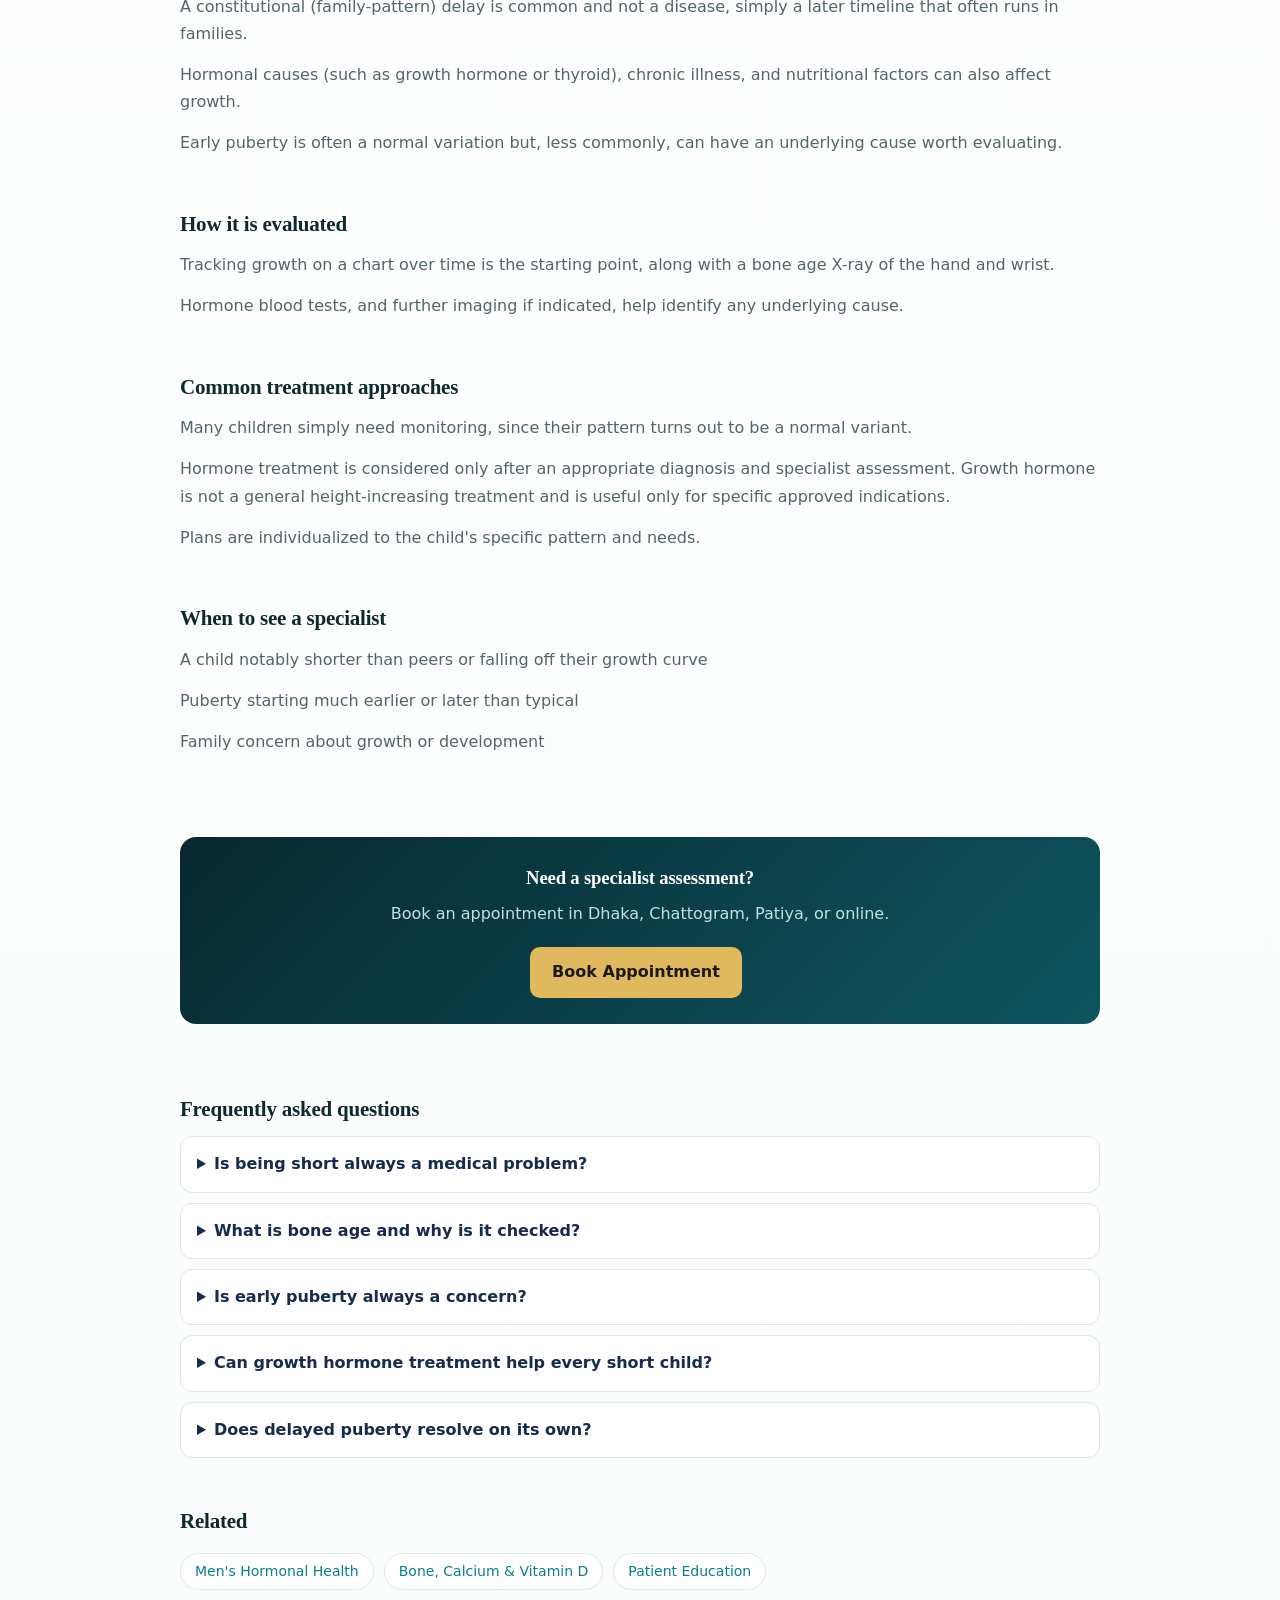
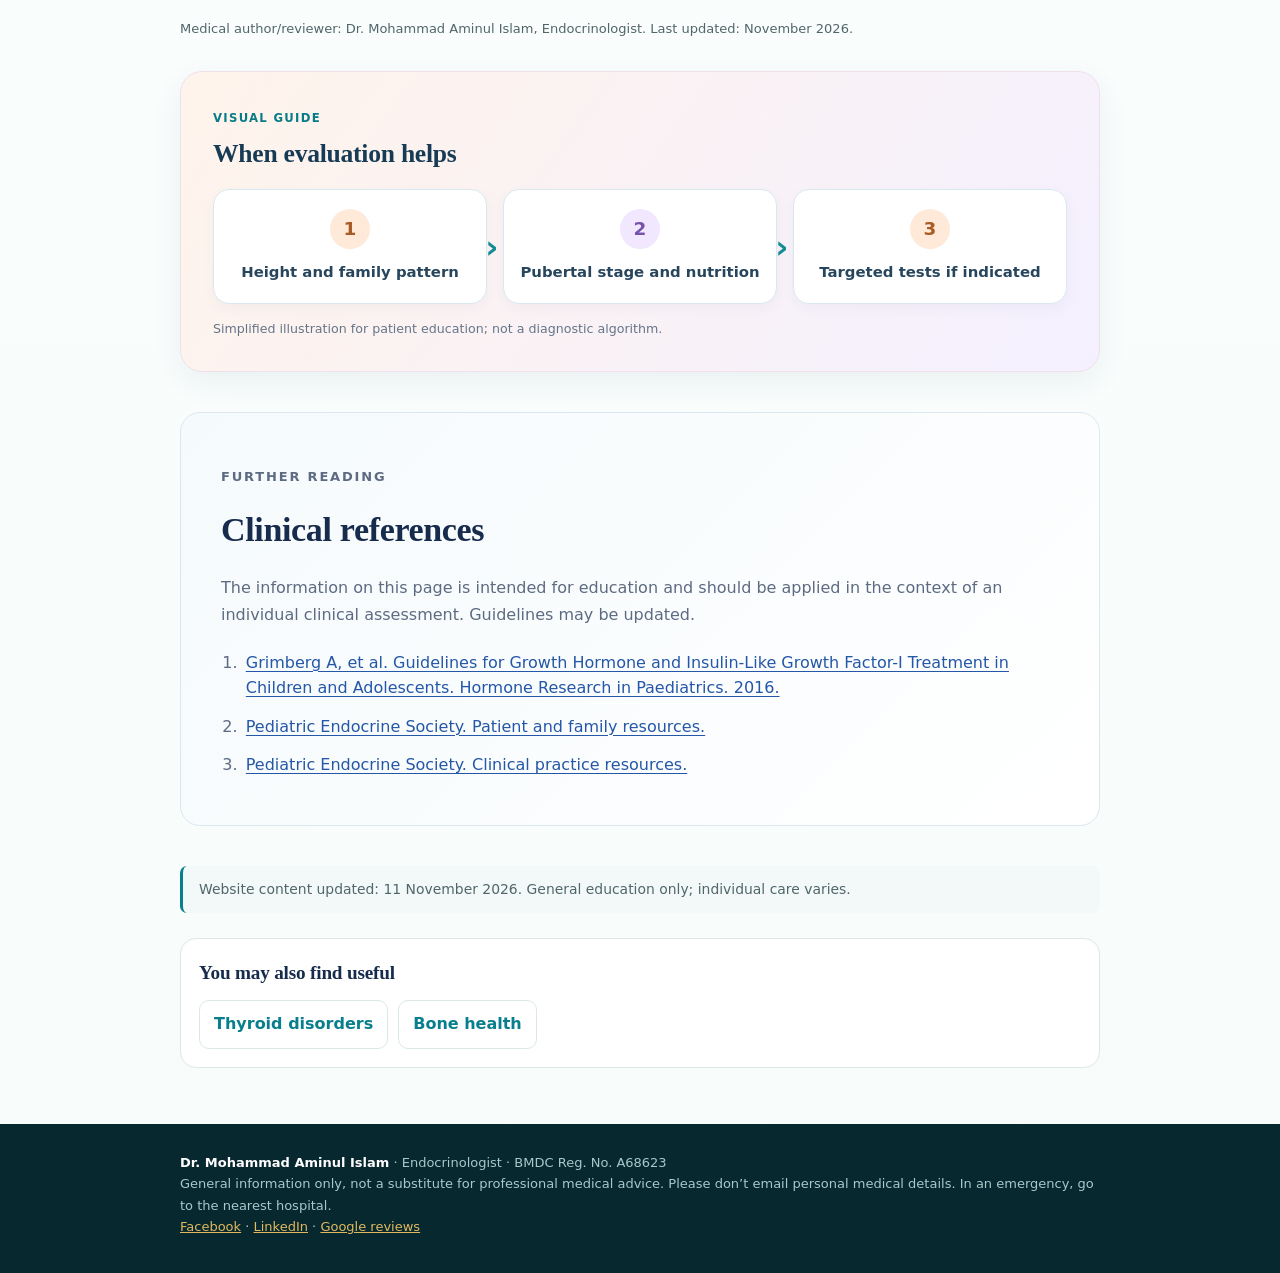
<file: growth.html>
<!DOCTYPE html>

<html lang="en"><head><meta charset="utf-8"/>
<meta content="width=device-width, initial-scale=1, viewport-fit=cover" name="viewport"/>
<title>Growth &amp; Puberty Disorders | Dr. Mohammad Aminul Islam, Endocrinologist</title>
<meta content="Assessment of short stature, growth concerns, and early or delayed puberty in children and teens." name="description"/>
<meta content="index, follow" name="robots"/>
<link href="https://draminulislam.com/growth.html" rel="canonical"/>
<meta content="article" property="og:type"/>
<meta content="Growth &amp; Puberty Disorders | Dr. Mohammad Aminul Islam" property="og:title"/>
<meta content="Assessment of short stature, growth concerns, and early or delayed puberty in children and teens." property="og:description"/>
<meta content="summary" name="twitter:card"/>
<link href="favicon.svg" rel="icon" type="image/svg+xml"/><link href="favicon-32.png" rel="icon" sizes="32x32"/><link href="favicon-180.png" rel="apple-touch-icon"/><link href="assets/style.css" rel="stylesheet"/>
<script type="application/ld+json">{"@context": "https://schema.org", "@type": "MedicalWebPage", "name": "Growth & Puberty Disorders", "description": "Assessment of short stature, growth concerns, and early or delayed puberty in children and teens.", "url": "https://draminulislam.com/growth.html", "lastReviewed": "2026-11-04", "reviewedBy": {"@type": "Physician", "name": "Dr. Mohammad Aminul Islam"}, "about": {"@type": "MedicalCondition", "name": "Growth & Puberty Disorders"}}</script>
<script type="application/ld+json">{"@context": "https://schema.org", "@type": "BreadcrumbList", "itemListElement": [{"@type": "ListItem", "position": 1, "name": "Home", "item": "https://draminulislam.com/"}, {"@type": "ListItem", "position": 2, "name": "Conditions & Services", "item": "https://draminulislam.com/index.html#care"}, {"@type": "ListItem", "position": 3, "name": "Growth & Puberty Disorders", "item": "https://draminulislam.com/growth.html"}]}</script>
<script type="application/ld+json">{"@context": "https://schema.org", "@type": "FAQPage", "mainEntity": [{"@type": "Question", "name": "Is being short always a medical problem?", "acceptedAnswer": {"@type": "Answer", "text": "No, many children are healthy but naturally shorter, often following family height patterns; evaluation looks at the growth pattern, not just height alone."}}, {"@type": "Question", "name": "What is bone age and why is it checked?", "acceptedAnswer": {"@type": "Answer", "text": "It's an X-ray of the hand and wrist compared to standard charts, which helps estimate how much growing time remains."}}, {"@type": "Question", "name": "Is early puberty always a concern?", "acceptedAnswer": {"@type": "Answer", "text": "Not always, but it's worth evaluating to rule out an underlying cause, especially if it's notably earlier than typical."}}, {"@type": "Question", "name": "Can growth hormone treatment help every short child?", "acceptedAnswer": {"@type": "Answer", "text": "No, it's used only for specific confirmed causes, not simply for being shorter than average."}}, {"@type": "Question", "name": "Does delayed puberty resolve on its own?", "acceptedAnswer": {"@type": "Answer", "text": "Often yes, especially with a family history of later puberty, but evaluation helps distinguish this from a treatable cause."}}]}</script>
<meta content="https://draminulislam.com/growth.html" property="og:url"/><meta content="https://draminulislam.com/social-preview.png" property="og:image"/><meta content="1200" property="og:image:width"/><meta content="630" property="og:image:height"/>
<style id="cms-design-variables">
:root{--cms-radius:16px;--cms-expertise-height:72px;--cms-trust-icon:58px;--cms-gap:16px;--cms-expertise-cols:3;--cms-trust-cols:3}
@media(min-width:951px){
.expertise-grid{grid-template-columns:repeat(var(--cms-expertise-cols),minmax(0,1fr))!important;gap:var(--cms-gap)!important}
#trust .trust-grid-new{grid-template-columns:repeat(var(--cms-trust-cols),minmax(0,1fr))!important;gap:var(--cms-gap)!important}
}
.expertise-grid .expertise-card>img{height:var(--cms-expertise-height)!important}
#trust .trust-icon-new{width:var(--cms-trust-icon)!important;height:var(--cms-trust-icon)!important;flex-basis:var(--cms-trust-icon)!important}
.expertise-card,#trust .trust-card-new{border-radius:var(--cms-radius)!important}
</style>
</head><body>
<header class="top"><div class="w"><a href="index.html" style="text-decoration:none;color:inherit"><span class="brand">🩺 Dr. Aminul</span></a><nav><button class="lt" id="lt" type="button">বাংলা</button><a data-site-edit="edit-001" href="index.html#about">About</a><a data-site-edit="edit-002" href="index.html#care">Conditions</a><a data-site-edit="edit-003" href="index.html#book">Chambers</a><a data-site-edit="edit-004" href="index.html#learn">Learn</a><a data-site-edit="edit-005" href="index.html#faq">FAQ</a><a data-site-edit="edit-006" href="index.html#research">Research</a><a data-site-edit="edit-007" href="index.html#reviews">Reviews</a><a class="bk" data-site-edit="edit-008" href="index.html#book">Appointment</a></nav></div></header>
<div class="w">
<p class="crumb"><a data-site-edit="edit-009" href="index.html">Home</a> / <a data-site-edit="edit-010" href="index.html#care">Conditions &amp; Services</a> / Growth &amp; Puberty Disorders</p>
<header class="page-head cond-head"><div class="cond-badge"><svg height="46" viewbox="0 0 64 64" width="46" xmlns="http://www.w3.org/2000/svg"><rect fill="#fff" height="16" width="9" x="11" y="37"></rect><rect fill="#fff" height="27" width="9" x="28" y="26"></rect><rect fill="#fff" height="42" width="9" x="45" y="11"></rect></svg></div><div><h1><span class="en" data-site-edit="edit-011">Growth &amp; Puberty Disorders</span><span class="bn" data-site-edit="edit-012">বৃদ্ধি ও বয়ঃসন্ধি সমস্যা</span></h1><p class="sub"><span class="en" data-site-edit="edit-013">Assessment of short stature, growth concerns, and early or delayed puberty in children and teens.</span><span class="bn" data-site-edit="edit-014">শিশু ও কিশোর-কিশোরীদের খর্বতা, বৃদ্ধি সংক্রান্ত উদ্বেগ, এবং আগাম বা বিলম্বিত বয়ঃসন্ধির মূল্যায়ন।</span></p></div></header>
<figure class="condition-visual"><img alt="Child growth and puberty" data-site-edit="edit-015" height="440" loading="eager" src="assets/medical-growth.svg" width="640"/><figcaption><span class="en" data-site-edit="edit-016">Child growth and puberty · A child’s growth pattern over time is more informative than a single height measurement. Bring previous height and weight records to the consultation if available.</span><span class="bn" data-site-edit="edit-017">শিশুর বৃদ্ধি ও বয়ঃসন্ধি · একবারের উচ্চতার চেয়ে সময়ের সঙ্গে শিশুর বৃদ্ধির ধারা বেশি গুরুত্বপূর্ণ। আগের উচ্চতা ও ওজনের রেকর্ড থাকলে পরামর্শের সময় সঙ্গে আনুন।</span></figcaption></figure>
<main>
<section class="reveal article"><h2><span class="en" data-site-edit="edit-018">What it is</span><span class="bn" data-site-edit="edit-019">এটি কী</span></h2><p><span class="en" data-site-edit="edit-020">Growth and puberty are guided by hormones, and some children grow more slowly or reach puberty earlier or later than expected.</span><span class="bn" data-site-edit="edit-021">হরমোন বৃদ্ধি ও বয়ঃসন্ধি নিয়ন্ত্রণ করে, এবং কিছু শিশু প্রত্যাশার চেয়ে ধীরে বাড়ে অথবা আগে বা পরে বয়ঃসন্ধিতে পৌঁছায়।</span></p><p><span class="en" data-site-edit="edit-022">Many variations are normal, but some need evaluation to find a treatable underlying cause.</span><span class="bn" data-site-edit="edit-023">অনেক তারতম্যই স্বাভাবিক, তবে কিছু ক্ষেত্রে চিকিৎসাযোগ্য কারণ খুঁজতে মূল্যায়ন প্রয়োজন হয়।</span></p></section><figure class="learning-figure diagram-a"><figcaption><span class="learning-kicker"><span class="en" data-site-edit="edit-024">VISUAL GUIDE</span><span class="bn" data-site-edit="edit-025">চিত্রে সহজ ব্যাখ্যা</span></span><h2><span class="en" data-site-edit="edit-026">Understanding a growth chart</span><span class="bn" data-site-edit="edit-027">গ্রোথ চার্ট বোঝা</span></h2></figcaption><div class="learning-flow"><div class="learning-step"><div aria-hidden="true" class="learning-symbol">1</div><p><span class="en" data-site-edit="edit-028">Measure height accurately</span><span class="bn" data-site-edit="edit-029">সঠিকভাবে উচ্চতা মাপা</span></p></div><div class="learning-step"><div aria-hidden="true" class="learning-symbol">2</div><p><span class="en" data-site-edit="edit-030">Plot measurements over time</span><span class="bn" data-site-edit="edit-031">সময়ের সঙ্গে গ্রোথ চার্টে চিহ্নিত করা</span></p></div><div class="learning-step"><div aria-hidden="true" class="learning-symbol">3</div><p><span class="en" data-site-edit="edit-032">Assess growth velocity</span><span class="bn" data-site-edit="edit-033">বৃদ্ধির গতি মূল্যায়ন</span></p></div></div><p class="learning-disclaimer"><span class="en" data-site-edit="edit-034">Simplified illustration for patient education; not a diagnostic algorithm.</span><span class="bn" data-site-edit="edit-035">রোগীকে সহজভাবে বোঝানোর চিত্র; এটি রোগ নির্ণয়ের নির্দেশিকা নয়।</span></p></figure>
<section class="key-clinical-note"><div aria-hidden="true" class="note-mark">i</div><div><h2><span class="en" data-site-edit="edit-036">A useful point to know</span><span class="bn" data-site-edit="edit-037">জেনে রাখা জরুরি</span></h2><p><span class="en" data-site-edit="edit-038">A child’s growth pattern over time is more informative than a single height measurement. Bring previous height and weight records to the consultation if available.</span><span class="bn" data-site-edit="edit-039">একবারের উচ্চতার চেয়ে সময়ের সঙ্গে শিশুর বৃদ্ধির ধারা বেশি গুরুত্বপূর্ণ। আগের উচ্চতা ও ওজনের রেকর্ড থাকলে পরামর্শের সময় সঙ্গে আনুন।</span></p></div></section>
<section class="reveal article"><h2><span class="en" data-site-edit="edit-040">Common symptoms</span><span class="bn" data-site-edit="edit-041">সাধারণ লক্ষণ</span></h2><ul><li><span class="en" data-site-edit="edit-042">Height significantly below peers or below the expected growth curve</span><span class="bn" data-site-edit="edit-043">সমবয়সীদের তুলনায় বা প্রত্যাশিত গ্রোথ কার্ভের চেয়ে উল্লেখযোগ্যভাবে কম উচ্চতা</span></li><li><span class="en" data-site-edit="edit-044">Growth rate slowing over time</span><span class="bn" data-site-edit="edit-045">সময়ের সাথে বৃদ্ধির হার কমে যাওয়া</span></li><li><span class="en" data-site-edit="edit-046">Puberty signs appearing much earlier than typical (roughly before 8 in girls, 9 in boys)</span><span class="bn" data-site-edit="edit-047">সাধারণের চেয়ে অনেক আগে বয়ঃসন্ধির লক্ষণ (মেয়েদের ৮ বছরের আগে, ছেলেদের ৯ বছরের আগে)</span></li><li><span class="en" data-site-edit="edit-048">Puberty not starting by the expected age</span><span class="bn" data-site-edit="edit-049">প্রত্যাশিত বয়সে বয়ঃসন্ধি শুরু না হওয়া</span></li></ul></section>
<section class="reveal article"><h2><span class="en" data-site-edit="edit-050">Important causes</span><span class="bn" data-site-edit="edit-051">গুরুত্বপূর্ণ কারণ</span></h2><p><span class="en" data-site-edit="edit-052">A constitutional (family-pattern) delay is common and not a disease, simply a later timeline that often runs in families.</span><span class="bn" data-site-edit="edit-053">পারিবারিক ধারার বিলম্ব সাধারণ এবং কোনো রোগ নয়, এটি শুধু পরিবারে প্রচলিত একটি পরবর্তী সময়সূচি।</span></p><p><span class="en" data-site-edit="edit-054">Hormonal causes (such as growth hormone or thyroid), chronic illness, and nutritional factors can also affect growth.</span><span class="bn" data-site-edit="edit-055">হরমোনজনিত কারণ (যেমন গ্রোথ হরমোন বা থাইরয়েড), দীর্ঘস্থায়ী রোগ ও পুষ্টিগত কারণও বৃদ্ধিকে প্রভাবিত করতে পারে।</span></p><p><span class="en" data-site-edit="edit-056">Early puberty is often a normal variation but, less commonly, can have an underlying cause worth evaluating.</span><span class="bn" data-site-edit="edit-057">আগাম বয়ঃসন্ধি প্রায়ই স্বাভাবিক তারতম্য, তবে কম ক্ষেত্রে এর পেছনে মূল্যায়নযোগ্য কারণ থাকতে পারে।</span></p></section>
<section class="reveal article"><h2><span class="en" data-site-edit="edit-058">How it is evaluated</span><span class="bn" data-site-edit="edit-059">কীভাবে মূল্যায়ন করা হয়</span></h2><p><span class="en" data-site-edit="edit-060">Tracking growth on a chart over time is the starting point, along with a bone age X-ray of the hand and wrist.</span><span class="bn" data-site-edit="edit-061">সময়ের সাথে গ্রোথ চার্টে বৃদ্ধি পর্যবেক্ষণ শুরুর বিন্দু, সাথে হাত ও কব্জির বোন এজ এক্স-রে।</span></p><p><span class="en" data-site-edit="edit-062">Hormone blood tests, and further imaging if indicated, help identify any underlying cause.</span><span class="bn" data-site-edit="edit-063">হরমোন রক্ত পরীক্ষা, এবং প্রয়োজনে আরও ইমেজিং, কোনো অন্তর্নিহিত কারণ শনাক্ত করতে সাহায্য করে।</span></p></section>
<section class="reveal article"><h2><span class="en" data-site-edit="edit-064">Common treatment approaches</span><span class="bn" data-site-edit="edit-065">সাধারণ চিকিৎসার পদ্ধতি</span></h2><p><span class="en" data-site-edit="edit-066">Many children simply need monitoring, since their pattern turns out to be a normal variant.</span><span class="bn" data-site-edit="edit-067">অনেক শিশুর শুধু পর্যবেক্ষণ প্রয়োজন, কারণ তাদের ধরন স্বাভাবিক তারতম্য হিসেবে প্রমাণিত হয়।</span></p><p><span class="en" data-site-edit="edit-068">Hormone treatment is considered only after an appropriate diagnosis and specialist assessment. Growth hormone is not a general height-increasing treatment and is useful only for specific approved indications.</span><span class="bn" data-site-edit="edit-069">যথাযথ রোগ নির্ণয় ও বিশেষজ্ঞের মূল্যায়নের পরই হরমোন চিকিৎসা বিবেচনা করা হয়। গ্রোথ হরমোন সাধারণভাবে উচ্চতা বাড়ানোর ওষুধ নয়; নির্দিষ্ট অনুমোদিত অবস্থাতেই এটি কার্যকর।</span></p><p><span class="en" data-site-edit="edit-070">Plans are individualized to the child's specific pattern and needs.</span><span class="bn" data-site-edit="edit-071">পরিকল্পনা শিশুর নির্দিষ্ট ধরন ও প্রয়োজন অনুযায়ী তৈরি করা হয়।</span></p></section>
<section class="reveal article"><h2><span class="en" data-site-edit="edit-072">When to see a specialist</span><span class="bn" data-site-edit="edit-073">কখন বিশেষজ্ঞ দেখাবেন</span></h2><p><span class="en" data-site-edit="edit-074">A child notably shorter than peers or falling off their growth curve</span><span class="bn" data-site-edit="edit-075">সমবয়সীদের চেয়ে উল্লেখযোগ্যভাবে খাটো বা গ্রোথ কার্ভ থেকে সরে যাওয়া শিশু</span></p><p><span class="en" data-site-edit="edit-076">Puberty starting much earlier or later than typical</span><span class="bn" data-site-edit="edit-077">সাধারণের চেয়ে অনেক আগে বা পরে বয়ঃসন্ধি শুরু হলে</span></p><p><span class="en" data-site-edit="edit-078">Family concern about growth or development</span><span class="bn" data-site-edit="edit-079">বৃদ্ধি বা বিকাশ নিয়ে পারিবারিক উদ্বেগ</span></p></section>
<section class="reveal article"><div class="cta-banner"><h3><span class="en" data-site-edit="edit-080">Need a specialist assessment?</span><span class="bn" data-site-edit="edit-081">বিশেষজ্ঞ মূল্যায়ন দরকার?</span></h3><p><span class="en" data-site-edit="edit-082">Book an appointment in Dhaka, Chattogram, Patiya, or online.</span><span class="bn" data-site-edit="edit-083">ঢাকা, চট্টগ্রাম, পটিয়া অথবা অনলাইনে অ্যাপয়েন্টমেন্ট নিন।</span></p><a class="btn" href="index.html#book"><span class="en" data-site-edit="edit-084">Book Appointment</span><span class="bn" data-site-edit="edit-085">অ্যাপয়েন্টমেন্ট নিন</span></a></div></section>
<section class="reveal article"><h2><span class="en" data-site-edit="edit-086">Frequently asked questions</span><span class="bn" data-site-edit="edit-087">প্রায়শই জিজ্ঞাসিত প্রশ্ন</span></h2><details><summary><span class="en" data-site-edit="edit-088">Is being short always a medical problem?</span><span class="bn" data-site-edit="edit-089">খাটো হওয়া কি সবসময় চিকিৎসাগত সমস্যা?</span></summary><p><span class="en" data-site-edit="edit-090">No, many children are healthy but naturally shorter, often following family height patterns; evaluation looks at the growth pattern, not just height alone.</span><span class="bn" data-site-edit="edit-091">না, অনেক শিশু স্বাস্থ্যবান হলেও স্বাভাবিকভাবে খাটো হয়, প্রায়ই পারিবারিক উচ্চতার ধরন অনুসরণ করে; মূল্যায়ন শুধু উচ্চতা নয়, বৃদ্ধির ধরন দেখে করা হয়।</span></p></details><details><summary><span class="en" data-site-edit="edit-092">What is bone age and why is it checked?</span><span class="bn" data-site-edit="edit-093">বোন এজ কী এবং কেন পরীক্ষা করা হয়?</span></summary><p><span class="en" data-site-edit="edit-094">It's an X-ray of the hand and wrist compared to standard charts, which helps estimate how much growing time remains.</span><span class="bn" data-site-edit="edit-095">এটি হাত ও কব্জির এক্স-রে, যা প্রমিত চার্টের সাথে তুলনা করে আরও কতটা বৃদ্ধির সময় বাকি আছে তা অনুমান করতে সাহায্য করে।</span></p></details><details><summary><span class="en" data-site-edit="edit-096">Is early puberty always a concern?</span><span class="bn" data-site-edit="edit-097">আগাম বয়ঃসন্ধি কি সবসময় উদ্বেগের?</span></summary><p><span class="en" data-site-edit="edit-098">Not always, but it's worth evaluating to rule out an underlying cause, especially if it's notably earlier than typical.</span><span class="bn" data-site-edit="edit-099">সবসময় নয়, তবে অন্তর্নিহিত কারণ বাতিল করতে মূল্যায়ন করা ভালো, বিশেষত এটি স্বাভাবিকের চেয়ে উল্লেখযোগ্যভাবে আগে হলে।</span></p></details><details><summary><span class="en" data-site-edit="edit-100">Can growth hormone treatment help every short child?</span><span class="bn" data-site-edit="edit-101">গ্রোথ হরমোন চিকিৎসা কি প্রতিটি খাটো শিশুর জন্য সাহায্য করে?</span></summary><p><span class="en" data-site-edit="edit-102">No, it's used only for specific confirmed causes, not simply for being shorter than average.</span><span class="bn" data-site-edit="edit-103">না, এটি শুধু নির্দিষ্ট নিশ্চিত কারণের জন্য ব্যবহৃত হয়, শুধু গড়ের চেয়ে খাটো হওয়ার জন্য নয়।</span></p></details><details><summary><span class="en" data-site-edit="edit-104">Does delayed puberty resolve on its own?</span><span class="bn" data-site-edit="edit-105">বিলম্বিত বয়ঃসন্ধি কি নিজে থেকেই ঠিক হয়ে যায়?</span></summary><p><span class="en" data-site-edit="edit-106">Often yes, especially with a family history of later puberty, but evaluation helps distinguish this from a treatable cause.</span><span class="bn" data-site-edit="edit-107">প্রায়ই হ্যাঁ, বিশেষত পরিবারে পরবর্তী বয়ঃসন্ধির ইতিহাস থাকলে, তবে মূল্যায়ন এটিকে চিকিৎসাযোগ্য কারণ থেকে আলাদা করতে সাহায্য করে।</span></p></details></section>
<section class="reveal article"><h2><span class="en" data-site-edit="edit-108">Related</span><span class="bn" data-site-edit="edit-109">সম্পর্কিত</span></h2><div class="related"><a href="mens.html"><span class="en" data-site-edit="edit-110">Men's Hormonal Health</span><span class="bn" data-site-edit="edit-111">পুরুষদের হরমোন স্বাস্থ্য</span></a><a href="bone.html"><span class="en" data-site-edit="edit-112">Bone, Calcium &amp; Vitamin D</span><span class="bn" data-site-edit="edit-113">হাড়, ক্যালসিয়াম ও ভিটামিন ডি</span></a><a href="index.html#learn"><span class="en" data-site-edit="edit-114">Patient Education</span><span class="bn" data-site-edit="edit-115">রোগী শিক্ষা</span></a></div></section>
<p class="meta-line"><span class="en" data-site-edit="edit-116">Medical author/reviewer: Dr. Mohammad Aminul Islam, Endocrinologist. Last updated: November 2026.</span><span class="bn" data-site-edit="edit-117">চিকিৎসা লেখক/পর্যালোচক: ডা. মোহাম্মদ আমিনুল ইসলাম, এন্ডোক্রাইনোলজিস্ট। সর্বশেষ হালনাগাদ: নভেম্বর ২০২৬।</span></p>
<figure class="learning-figure diagram-b"><figcaption><span class="learning-kicker"><span class="en" data-site-edit="edit-118">VISUAL GUIDE</span><span class="bn" data-site-edit="edit-119">চিত্রে সহজ ব্যাখ্যা</span></span><h2><span class="en" data-site-edit="edit-120">When evaluation helps</span><span class="bn" data-site-edit="edit-121">কখন মূল্যায়ন জরুরি</span></h2></figcaption><div class="learning-flow"><div class="learning-step"><div aria-hidden="true" class="learning-symbol">1</div><p><span class="en" data-site-edit="edit-122">Height and family pattern</span><span class="bn" data-site-edit="edit-123">উচ্চতা ও পারিবারিক বৈশিষ্ট্য</span></p></div><div class="learning-step"><div aria-hidden="true" class="learning-symbol">2</div><p><span class="en" data-site-edit="edit-124">Pubertal stage and nutrition</span><span class="bn" data-site-edit="edit-125">বয়ঃসন্ধির ধাপ ও পুষ্টি</span></p></div><div class="learning-step"><div aria-hidden="true" class="learning-symbol">3</div><p><span class="en" data-site-edit="edit-126">Targeted tests if indicated</span><span class="bn" data-site-edit="edit-127">প্রয়োজন হলে নির্দিষ্ট পরীক্ষা</span></p></div></div><p class="learning-disclaimer"><span class="en" data-site-edit="edit-128">Simplified illustration for patient education; not a diagnostic algorithm.</span><span class="bn" data-site-edit="edit-129">রোগীকে সহজভাবে বোঝানোর চিত্র; এটি রোগ নির্ণয়ের নির্দেশিকা নয়।</span></p></figure><section aria-labelledby="references-heading" class="clinical-references" id="clinical-references">
<div class="references-inner">
<p class="eyebrow" data-site-edit="edit-130">Further reading</p>
<h2 data-site-edit="edit-131" id="references-heading">Clinical references</h2>
<p data-site-edit="edit-132">The information on this page is intended for education and should be applied in the context of an individual clinical assessment. Guidelines may be updated.</p>
<ol><li><a data-site-edit="edit-133" href="https://doi.org/10.1159/000452150" rel="noopener noreferrer" target="_blank">Grimberg A, et al. Guidelines for Growth Hormone and Insulin-Like Growth Factor-I Treatment in Children and Adolescents. Hormone Research in Paediatrics. 2016.</a></li>
<li><a data-site-edit="edit-134" href="https://pedsendo.org/patient-resource/" rel="noopener noreferrer" target="_blank">Pediatric Endocrine Society. Patient and family resources.</a></li>
<li><a data-site-edit="edit-135" href="https://pedsendo.org/clinical-resource/" rel="noopener noreferrer" target="_blank">Pediatric Endocrine Society. Clinical practice resources.</a></li></ol>
</div>
</section>
<section aria-label="Content review" class="editorial-review"><span class="en" data-site-edit="edit-136">Website content updated: 11 November 2026. General education only; individual care varies.</span><span class="bn" data-site-edit="edit-137">ওয়েবসাইটের তথ্য হালনাগাদ: ১১ নভেম্বর ২০২৬। এটি সাধারণ স্বাস্থ্যশিক্ষার জন্য; চিকিৎসা রোগীভেদে ভিন্ন হতে পারে।</span></section><section class="related-care-links"><h2><span class="en" data-site-edit="edit-138">You may also find useful</span><span class="bn" data-site-edit="edit-139">আরও যে বিষয়গুলো জানতে পারেন</span></h2><div><a href="thyroid.html"><span class="en" data-site-edit="edit-140">Thyroid disorders</span><span class="bn" data-site-edit="edit-141">থাইরয়েড রোগ</span></a><a href="bone.html"><span class="en" data-site-edit="edit-142">Bone health</span><span class="bn" data-site-edit="edit-143">হাড়ের স্বাস্থ্য</span></a></div></section></main>
</div>
<footer><div class="w"><b>Dr. Mohammad Aminul Islam</b> · Endocrinologist · BMDC Reg. No. A68623<br/>General information only, not a substitute for professional medical advice. Please don’t email personal medical details. In an emergency, go to the nearest hospital.<br/><a data-site-edit="edit-144" href="https://www.facebook.com/share/16Ec8BLWMN2/">Facebook</a> · <a data-site-edit="edit-145" href="https://www.linkedin.com/in/mohammad-aminul-islam-686091294">LinkedIn</a> · <a data-site-edit="edit-146" href="https://share.google/inh2LFFBDtszWjzEe">Google reviews</a></div></footer>
<a aria-label="Chat on WhatsApp" class="wa-float" href="https://wa.me/8801871550536"><svg fill="#fff" viewbox="0 0 24 24" xmlns="http://www.w3.org/2000/svg"><path d="M17.472 14.382c-.297-.149-1.758-.867-2.03-.967-.273-.099-.471-.148-.67.15-.197.297-.767.966-.94 1.164-.173.199-.347.223-.644.075-.297-.15-1.255-.463-2.39-1.475-.883-.788-1.48-1.761-1.653-2.059-.173-.297-.018-.458.13-.606.134-.133.298-.347.446-.52.149-.174.198-.298.298-.497.099-.198.05-.371-.025-.52-.075-.149-.669-1.612-.916-2.207-.242-.579-.487-.5-.669-.51-.173-.008-.371-.01-.57-.01-.198 0-.52.074-.792.372-.272.297-1.04 1.016-1.04 2.479 0 1.462 1.065 2.875 1.213 3.074.149.198 2.096 3.2 5.077 4.487.709.306 1.262.489 1.694.625.712.227 1.36.195 1.871.118.571-.085 1.758-.719 2.006-1.413.248-.694.248-1.289.173-1.413-.074-.124-.272-.198-.57-.347z"></path><path d="M12.05 22c-1.66 0-3.29-.416-4.73-1.204L2 22l1.23-5.212A9.94 9.94 0 0 1 2.1 12.05C2.1 6.5 6.6 2 12.15 2 17.7 2 22.2 6.5 22.2 12.05 22.2 17.6 17.7 22 12.05 22zm0-18.15c-4.5 0-8.15 3.65-8.15 8.15 0 1.84.62 3.55 1.67 4.92l-.99 3.4 3.5-.99a8.1 8.1 0 0 0 3.97 1.02c4.5 0 8.15-3.65 8.15-8.15 0-4.5-3.65-8.15-8.15-8.15z"></path></svg></a>
<script src="assets/site.js"></script>
<!-- Cloudflare Web Analytics --><script data-cf-beacon='{"token": "9aac8f202bf84d368d12aa6f4e58ab03"}' src="https://static.cloudflareinsights.com/beacon.min.js" type="module"></script><!-- End Cloudflare Web Analytics -->
<nav aria-label="Quick appointment actions" class="mobile-appointment-bar"><a aria-label="Call BRAC Healthcare appointments" href="tel:+8801335083990"><span aria-hidden="true">☎</span> <span class="en" data-site-edit="edit-147">Call</span><span class="bn" data-site-edit="edit-148">কল</span></a><a aria-label="WhatsApp appointment enquiry" href="https://wa.me/8801871550536"><span aria-hidden="true">✉</span> WhatsApp</a><a class="book-action" href="index.html#book"><span aria-hidden="true">▣</span> <span class="en" data-site-edit="edit-149">Chambers</span><span class="bn" data-site-edit="edit-150">চেম্বার</span></a></nav><script src="assets/page-editor.js" defer></script>
<script src="assets/design-editor.js" defer></script>
</body></html>
</file>
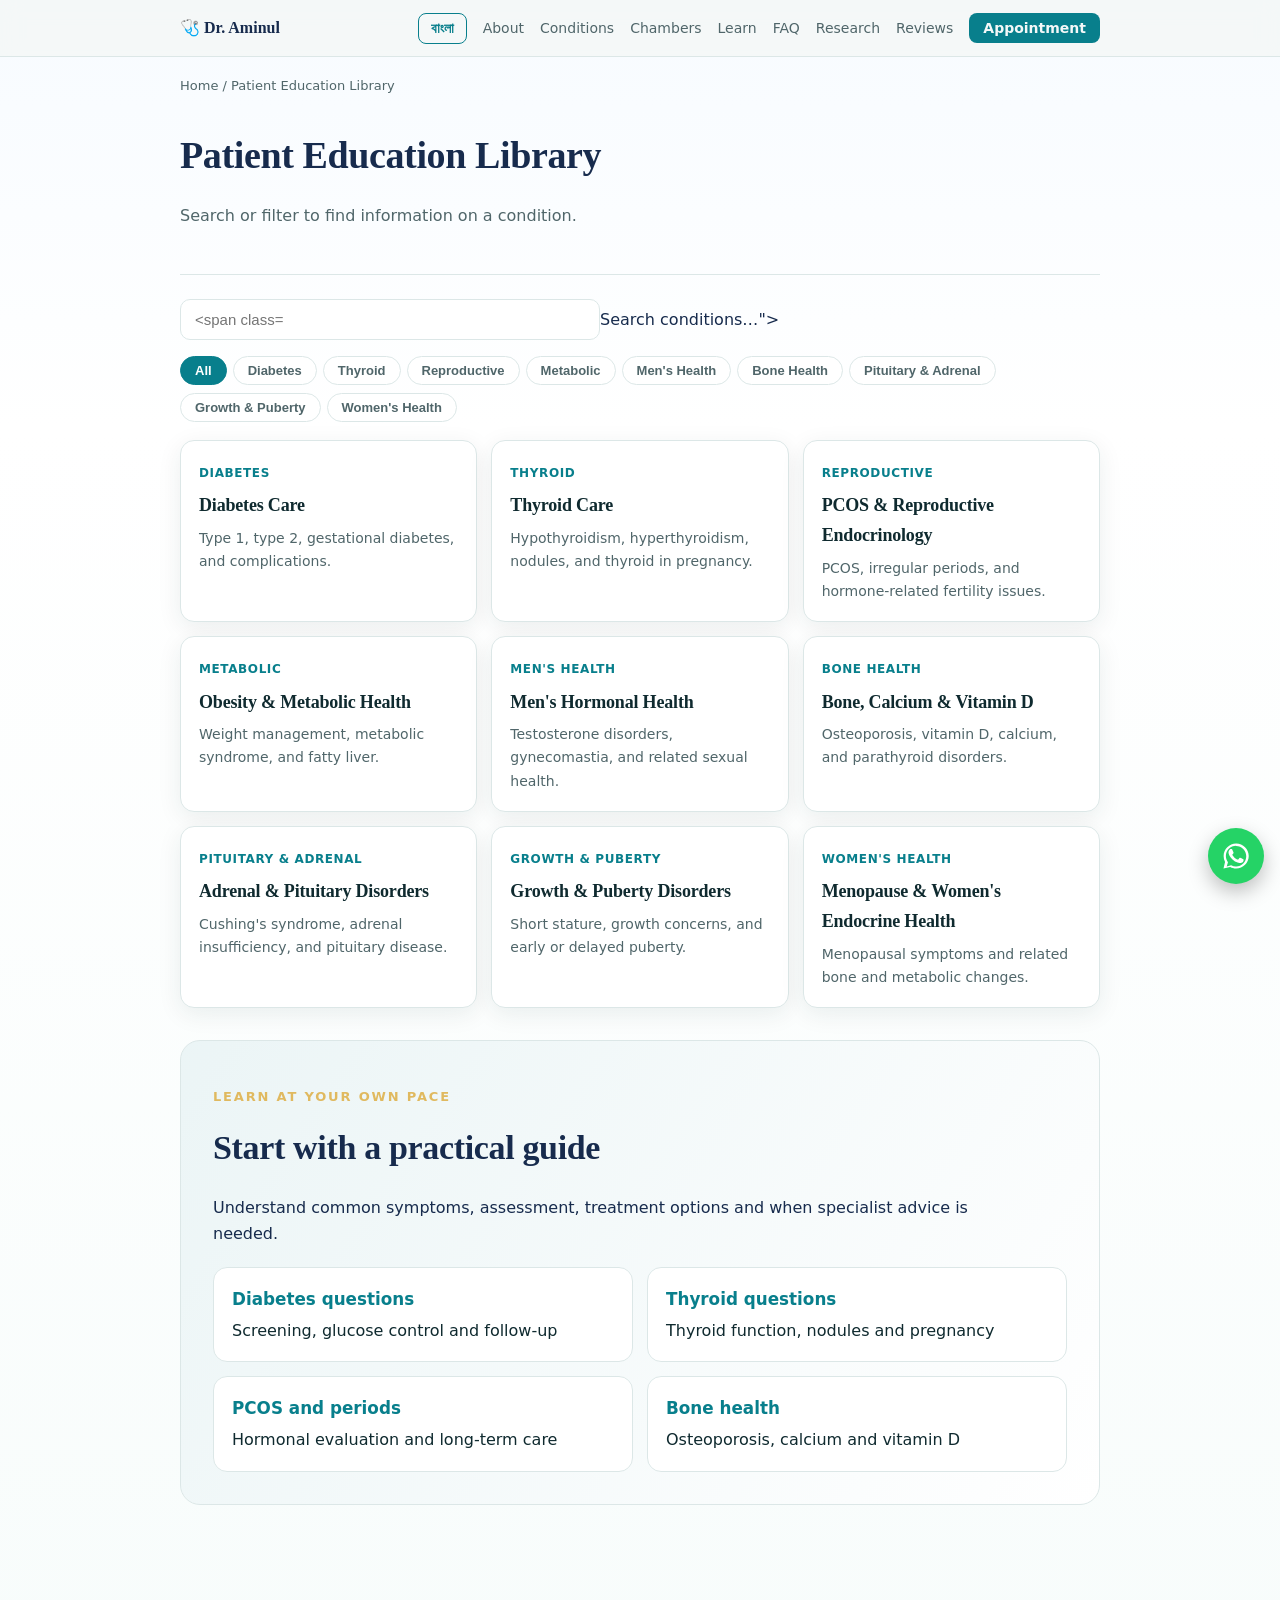
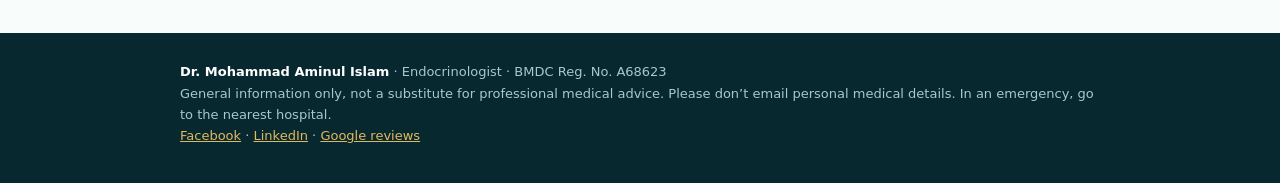
<file: library.html>
<!DOCTYPE html>

<html lang="en"><head><meta charset="utf-8"/>
<meta content="width=device-width, initial-scale=1, viewport-fit=cover" name="viewport"/>
<title>Patient Education Library | Dr. Mohammad Aminul Islam, Endocrinologist</title>
<meta content="Browse and search patient education articles on diabetes, thyroid, PCOS, metabolic health, bone health, and more." name="description"/>
<meta content="index, follow" name="robots"/>
<link href="https://draminulislam.com/library.html" rel="canonical"/>
<link href="favicon.svg" rel="icon" type="image/svg+xml"/><link href="favicon-32.png" rel="icon" sizes="32x32"/><link href="favicon-180.png" rel="apple-touch-icon"/><link href="assets/style.css" rel="stylesheet"/>
<style>.catbtn{border:1px solid var(--line);background:var(--card);color:var(--mute);border-radius:20px;padding:6px 14px;font-size:13px;font-weight:600;cursor:pointer;margin:0 6px 8px 0}.catbtn.active{background:var(--acc);color:#fff;border-color:var(--acc)}.lib-card{text-decoration:none;display:block}.lib-card .tag{font-size:12px;color:var(--acc);font-weight:700;text-transform:uppercase;letter-spacing:.05em}.lib-card h3{margin:4px 0 6px;color:var(--ink)}.lib-card p{color:var(--mute);font-size:14px;margin:0}#lib-search{width:100%;max-width:420px;padding:11px 14px;border:1px solid var(--line);border-radius:10px;background:var(--card);color:var(--ink);font-size:15px;margin-bottom:16px}</style>
<meta content="website" property="og:type"/><meta content="Patient Education Library | Dr. Mohammad Aminul Islam, Endocrinologist" property="og:title"/><meta content="https://draminulislam.com/library.html" property="og:url"/><meta content="https://draminulislam.com/social-preview.png" property="og:image"/><meta content="1200" property="og:image:width"/><meta content="630" property="og:image:height"/><meta content="summary_large_image" name="twitter:card"/><meta content="Browse and search patient education articles on diabetes, thyroid, PCOS, metabolic health, bone health, and more." property="og:description"/>
<style id="cms-design-variables">
:root{--cms-radius:16px;--cms-expertise-height:72px;--cms-trust-icon:58px;--cms-gap:16px;--cms-expertise-cols:3;--cms-trust-cols:3}
@media(min-width:951px){
.expertise-grid{grid-template-columns:repeat(var(--cms-expertise-cols),minmax(0,1fr))!important;gap:var(--cms-gap)!important}
#trust .trust-grid-new{grid-template-columns:repeat(var(--cms-trust-cols),minmax(0,1fr))!important;gap:var(--cms-gap)!important}
}
.expertise-grid .expertise-card>img{height:var(--cms-expertise-height)!important}
#trust .trust-icon-new{width:var(--cms-trust-icon)!important;height:var(--cms-trust-icon)!important;flex-basis:var(--cms-trust-icon)!important}
.expertise-card,#trust .trust-card-new{border-radius:var(--cms-radius)!important}
</style>
</head><body>
<header class="top"><div class="w"><a href="index.html" style="text-decoration:none;color:inherit"><span class="brand">🩺 Dr. Aminul</span></a><nav><button class="lt" id="lt" type="button">বাংলা</button><a data-site-edit="edit-001" href="index.html#about">About</a><a data-site-edit="edit-002" href="index.html#care">Conditions</a><a data-site-edit="edit-003" href="index.html#book">Chambers</a><a data-site-edit="edit-004" href="index.html#learn">Learn</a><a data-site-edit="edit-005" href="index.html#faq">FAQ</a><a data-site-edit="edit-006" href="index.html#research">Research</a><a data-site-edit="edit-007" href="index.html#reviews">Reviews</a><a class="bk" data-site-edit="edit-008" href="index.html#book">Appointment</a></nav></div></header>
<div class="w">
<p class="crumb"><a data-site-edit="edit-009" href="index.html">Home</a> / <span class="en" data-site-edit="edit-010">Patient Education Library</span><span class="bn" data-site-edit="edit-011">রোগী শিক্ষা লাইব্রেরি</span></p>
<header class="page-head"><h1><span class="en" data-site-edit="edit-012">Patient Education Library</span><span class="bn" data-site-edit="edit-013">রোগী শিক্ষা লাইব্রেরি</span></h1><p class="sub"><span class="en" data-site-edit="edit-014">Search or filter to find information on a condition.</span><span class="bn" data-site-edit="edit-015">কোনো রোগ সম্পর্কে তথ্য খুঁজতে সার্চ বা ফিল্টার করুন।</span></p></header>
<main class="reveal" style="padding:24px 0 40px">
<input en"="" id="lib-search" placeholder="&lt;span class=" type="text"/>Search conditions…<span class="bn" data-site-edit="edit-016">রোগ খুঁজুন…</span>"&gt;
<div style="margin-bottom:10px"><button class="catbtn active" data-cat="All" type="button">All</button><button class="catbtn" data-cat="Diabetes" type="button">Diabetes</button><button class="catbtn" data-cat="Thyroid" type="button">Thyroid</button><button class="catbtn" data-cat="Reproductive" type="button">Reproductive</button><button class="catbtn" data-cat="Metabolic" type="button">Metabolic</button><button class="catbtn" data-cat="Men's Health" type="button">Men's Health</button><button class="catbtn" data-cat="Bone Health" type="button">Bone Health</button><button class="catbtn" data-cat="Pituitary &amp; Adrenal" type="button">Pituitary &amp; Adrenal</button><button class="catbtn" data-cat="Growth &amp; Puberty" type="button">Growth &amp; Puberty</button><button class="catbtn" data-cat="Women's Health" type="button">Women's Health</button></div>
<div class="grid"><a class="card lib-card" data-cat="Diabetes" data-text="diabetes care type 1, type 2, gestational diabetes, and complications." href="diabetes.html"><span class="tag">Diabetes</span><h3><span class="en" data-site-edit="edit-017">Diabetes Care</span><span class="bn" data-site-edit="edit-018">ডায়াবেটিস চিকিৎসা</span></h3><p><span class="en" data-site-edit="edit-019">Type 1, type 2, gestational diabetes, and complications.</span><span class="bn" data-site-edit="edit-020">টাইপ ১, টাইপ ২, গর্ভকালীন ডায়াবেটিস ও জটিলতা।</span></p></a><a class="card lib-card" data-cat="Thyroid" data-text="thyroid care hypothyroidism, hyperthyroidism, nodules, and thyroid in pregnancy." href="thyroid.html"><span class="tag">Thyroid</span><h3><span class="en" data-site-edit="edit-021">Thyroid Care</span><span class="bn" data-site-edit="edit-022">থাইরয়েড চিকিৎসা</span></h3><p><span class="en" data-site-edit="edit-023">Hypothyroidism, hyperthyroidism, nodules, and thyroid in pregnancy.</span><span class="bn" data-site-edit="edit-024">হাইপো/হাইপারথাইরয়েডিজম, নডিউল ও গর্ভাবস্থায় থাইরয়েড।</span></p></a><a class="card lib-card" data-cat="Reproductive" data-text="pcos &amp; reproductive endocrinology pcos, irregular periods, and hormone-related fertility issues." href="pcos.html"><span class="tag">Reproductive</span><h3><span class="en" data-site-edit="edit-025">PCOS &amp; Reproductive Endocrinology</span><span class="bn" data-site-edit="edit-026">পিসিওএস ও প্রজনন এন্ডোক্রাইনোলজি</span></h3><p><span class="en" data-site-edit="edit-027">PCOS, irregular periods, and hormone-related fertility issues.</span><span class="bn" data-site-edit="edit-028">পিসিওএস, অনিয়মিত মাসিক ও হরমোনজনিত বন্ধ্যাত্ব।</span></p></a><a class="card lib-card" data-cat="Metabolic" data-text="obesity &amp; metabolic health weight management, metabolic syndrome, and fatty liver." href="obesity.html"><span class="tag">Metabolic</span><h3><span class="en" data-site-edit="edit-029">Obesity &amp; Metabolic Health</span><span class="bn" data-site-edit="edit-030">স্থূলতা ও মেটাবলিক স্বাস্থ্য</span></h3><p><span class="en" data-site-edit="edit-031">Weight management, metabolic syndrome, and fatty liver.</span><span class="bn" data-site-edit="edit-032">ওজন নিয়ন্ত্রণ, মেটাবলিক সিনড্রোম ও ফ্যাটি লিভার।</span></p></a><a class="card lib-card" data-cat="Men's Health" data-text="men's hormonal health testosterone disorders, gynecomastia, and related sexual health." href="mens.html"><span class="tag">Men's Health</span><h3><span class="en" data-site-edit="edit-033">Men's Hormonal Health</span><span class="bn" data-site-edit="edit-034">পুরুষদের হরমোন স্বাস্থ্য</span></h3><p><span class="en" data-site-edit="edit-035">Testosterone disorders, gynecomastia, and related sexual health.</span><span class="bn" data-site-edit="edit-036">টেস্টোস্টেরন সমস্যা, গাইনোকোমাস্টিয়া ও যৌন স্বাস্থ্য।</span></p></a><a class="card lib-card" data-cat="Bone Health" data-text="bone, calcium &amp; vitamin d osteoporosis, vitamin d, calcium, and parathyroid disorders." href="bone.html"><span class="tag">Bone Health</span><h3><span class="en" data-site-edit="edit-037">Bone, Calcium &amp; Vitamin D</span><span class="bn" data-site-edit="edit-038">হাড়, ক্যালসিয়াম ও ভিটামিন ডি</span></h3><p><span class="en" data-site-edit="edit-039">Osteoporosis, vitamin D, calcium, and parathyroid disorders.</span><span class="bn" data-site-edit="edit-040">অস্টিওপরোসিস, ভিটামিন ডি, ক্যালসিয়াম ও প্যারাথাইরয়েড।</span></p></a><a class="card lib-card" data-cat="Pituitary &amp; Adrenal" data-text="adrenal &amp; pituitary disorders cushing's syndrome, adrenal insufficiency, and pituitary disease." href="adrenal.html"><span class="tag">Pituitary &amp; Adrenal</span><h3><span class="en" data-site-edit="edit-041">Adrenal &amp; Pituitary Disorders</span><span class="bn" data-site-edit="edit-042">অ্যাড্রিনাল ও পিটুইটারি রোগ</span></h3><p><span class="en" data-site-edit="edit-043">Cushing's syndrome, adrenal insufficiency, and pituitary disease.</span><span class="bn" data-site-edit="edit-044">কুশিং সিনড্রোম, অ্যাড্রিনাল অপ্রতুলতা ও পিটুইটারি রোগ।</span></p></a><a class="card lib-card" data-cat="Growth &amp; Puberty" data-text="growth &amp; puberty disorders short stature, growth concerns, and early or delayed puberty." href="growth.html"><span class="tag">Growth &amp; Puberty</span><h3><span class="en" data-site-edit="edit-045">Growth &amp; Puberty Disorders</span><span class="bn" data-site-edit="edit-046">বৃদ্ধি ও বয়ঃসন্ধি সমস্যা</span></h3><p><span class="en" data-site-edit="edit-047">Short stature, growth concerns, and early or delayed puberty.</span><span class="bn" data-site-edit="edit-048">খর্বতা, বৃদ্ধি সংক্রান্ত উদ্বেগ ও বয়ঃসন্ধির সমস্যা।</span></p></a><a class="card lib-card" data-cat="Women's Health" data-text="menopause &amp; women's endocrine health menopausal symptoms and related bone and metabolic changes." href="menopause.html"><span class="tag">Women's Health</span><h3><span class="en" data-site-edit="edit-049">Menopause &amp; Women's Endocrine Health</span><span class="bn" data-site-edit="edit-050">মেনোপজ ও নারীদের এন্ডোক্রাইন স্বাস্থ্য</span></h3><p><span class="en" data-site-edit="edit-051">Menopausal symptoms and related bone and metabolic changes.</span><span class="bn" data-site-edit="edit-052">মেনোপজের লক্ষণ ও হাড়-মেটাবলিক পরিবর্তন।</span></p></a></div>
<section class="patient-guide-hub"><div class="section-heading"><p class="eyebrow"><span class="en" data-site-edit="edit-053">Learn at your own pace</span><span class="bn" data-site-edit="edit-054">সহজ ভাষায় স্বাস্থ্যতথ্য</span></p><h2><span class="en" data-site-edit="edit-055">Start with a practical guide</span><span class="bn" data-site-edit="edit-056">প্রয়োজনীয় স্বাস্থ্যবিষয়ক গাইড</span></h2><p><span class="en" data-site-edit="edit-057">Understand common symptoms, assessment, treatment options and when specialist advice is needed.</span><span class="bn" data-site-edit="edit-058">লক্ষণ, প্রয়োজনীয় পরীক্ষা, চিকিৎসার ধরন এবং কখন বিশেষজ্ঞের পরামর্শ নিতে হবে তা জানুন।</span></p></div><div class="patient-guide-grid"><a class="patient-guide" href="diabetes.html"><strong><span class="en" data-site-edit="edit-059">Diabetes questions</span><span class="bn" data-site-edit="edit-060">ডায়াবেটিস নিয়ে প্রশ্ন</span></strong><span class="en" data-site-edit="edit-061">Screening, glucose control and follow-up</span><span class="bn" data-site-edit="edit-062">পরীক্ষা, গ্লুকোজ নিয়ন্ত্রণ ও ফলোআপ</span></a><a class="patient-guide" href="thyroid.html"><strong><span class="en" data-site-edit="edit-063">Thyroid questions</span><span class="bn" data-site-edit="edit-064">থাইরয়েড নিয়ে প্রশ্ন</span></strong><span class="en" data-site-edit="edit-065">Thyroid function, nodules and pregnancy</span><span class="bn" data-site-edit="edit-066">থাইরয়েড পরীক্ষা, নডিউল ও গর্ভাবস্থা</span></a><a class="patient-guide" href="pcos.html"><strong><span class="en" data-site-edit="edit-067">PCOS and periods</span><span class="bn" data-site-edit="edit-068">পিসিওএস ও মাসিক</span></strong><span class="en" data-site-edit="edit-069">Hormonal evaluation and long-term care</span><span class="bn" data-site-edit="edit-070">হরমোন মূল্যায়ন ও দীর্ঘমেয়াদি যত্ন</span></a><a class="patient-guide" href="bone.html"><strong><span class="en" data-site-edit="edit-071">Bone health</span><span class="bn" data-site-edit="edit-072">হাড়ের স্বাস্থ্য</span></strong><span class="en" data-site-edit="edit-073">Osteoporosis, calcium and vitamin D</span><span class="bn" data-site-edit="edit-074">অস্টিওপরোসিস, ক্যালসিয়াম ও ভিটামিন ডি</span></a></div></section></main>
</div>
<footer><div class="w"><b>Dr. Mohammad Aminul Islam</b> · Endocrinologist · BMDC Reg. No. A68623<br/>General information only, not a substitute for professional medical advice. Please don’t email personal medical details. In an emergency, go to the nearest hospital.<br/><a data-site-edit="edit-075" href="https://www.facebook.com/share/16Ec8BLWMN2/">Facebook</a> · <a data-site-edit="edit-076" href="https://www.linkedin.com/in/mohammad-aminul-islam-686091294">LinkedIn</a> · <a data-site-edit="edit-077" href="https://share.google/inh2LFFBDtszWjzEe">Google reviews</a></div></footer>
<a aria-label="Chat on WhatsApp" class="wa-float" href="https://wa.me/8801871550536"><svg fill="#fff" viewbox="0 0 24 24" xmlns="http://www.w3.org/2000/svg"><path d="M17.472 14.382c-.297-.149-1.758-.867-2.03-.967-.273-.099-.471-.148-.67.15-.197.297-.767.966-.94 1.164-.173.199-.347.223-.644.075-.297-.15-1.255-.463-2.39-1.475-.883-.788-1.48-1.761-1.653-2.059-.173-.297-.018-.458.13-.606.134-.133.298-.347.446-.52.149-.174.198-.298.298-.497.099-.198.05-.371-.025-.52-.075-.149-.669-1.612-.916-2.207-.242-.579-.487-.5-.669-.51-.173-.008-.371-.01-.57-.01-.198 0-.52.074-.792.372-.272.297-1.04 1.016-1.04 2.479 0 1.462 1.065 2.875 1.213 3.074.149.198 2.096 3.2 5.077 4.487.709.306 1.262.489 1.694.625.712.227 1.36.195 1.871.118.571-.085 1.758-.719 2.006-1.413.248-.694.248-1.289.173-1.413-.074-.124-.272-.198-.57-.347z"></path><path d="M12.05 22c-1.66 0-3.29-.416-4.73-1.204L2 22l1.23-5.212A9.94 9.94 0 0 1 2.1 12.05C2.1 6.5 6.6 2 12.15 2 17.7 2 22.2 6.5 22.2 12.05 22.2 17.6 17.7 22 12.05 22zm0-18.15c-4.5 0-8.15 3.65-8.15 8.15 0 1.84.62 3.55 1.67 4.92l-.99 3.4 3.5-.99a8.1 8.1 0 0 0 3.97 1.02c4.5 0 8.15-3.65 8.15-8.15 0-4.5-3.65-8.15-8.15-8.15z"></path></svg></a>
<script src="assets/site.js"></script>
<script>
(function(){
  var buttons = document.querySelectorAll('.catbtn');
  var search = document.getElementById('lib-search');
  var cards = document.querySelectorAll('.lib-card');
  var activeCat = 'All';
  function apply(){
    var q = (search.value || '').toLowerCase();
    cards.forEach(function(c){
      var catOk = (activeCat === 'All') || (c.getAttribute('data-cat') === activeCat);
      var textOk = !q || c.getAttribute('data-text').indexOf(q) !== -1;
      c.style.display = (catOk && textOk) ? '' : 'none';
    });
  }
  buttons.forEach(function(b){
    b.onclick = function(){
      buttons.forEach(function(x){ x.classList.remove('active'); });
      b.classList.add('active');
      activeCat = b.getAttribute('data-cat');
      apply();
    };
  });
  search.addEventListener('input', apply);
})();
</script>
<!-- Cloudflare Web Analytics --><script data-cf-beacon='{"token": "9aac8f202bf84d368d12aa6f4e58ab03"}' src="https://static.cloudflareinsights.com/beacon.min.js" type="module"></script><!-- End Cloudflare Web Analytics -->
<nav aria-label="Quick appointment actions" class="mobile-appointment-bar"><a aria-label="Call BRAC Healthcare appointments" href="tel:+8801335083990"><span aria-hidden="true">☎</span> <span class="en" data-site-edit="edit-078">Call</span><span class="bn" data-site-edit="edit-079">কল</span></a><a aria-label="WhatsApp appointment enquiry" href="https://wa.me/8801871550536"><span aria-hidden="true">✉</span> WhatsApp</a><a class="book-action" href="index.html#book"><span aria-hidden="true">▣</span> <span class="en" data-site-edit="edit-080">Chambers</span><span class="bn" data-site-edit="edit-081">চেম্বার</span></a></nav><script src="assets/page-editor.js" defer></script>
<script src="assets/design-editor.js" defer></script>
</body></html>
</file>
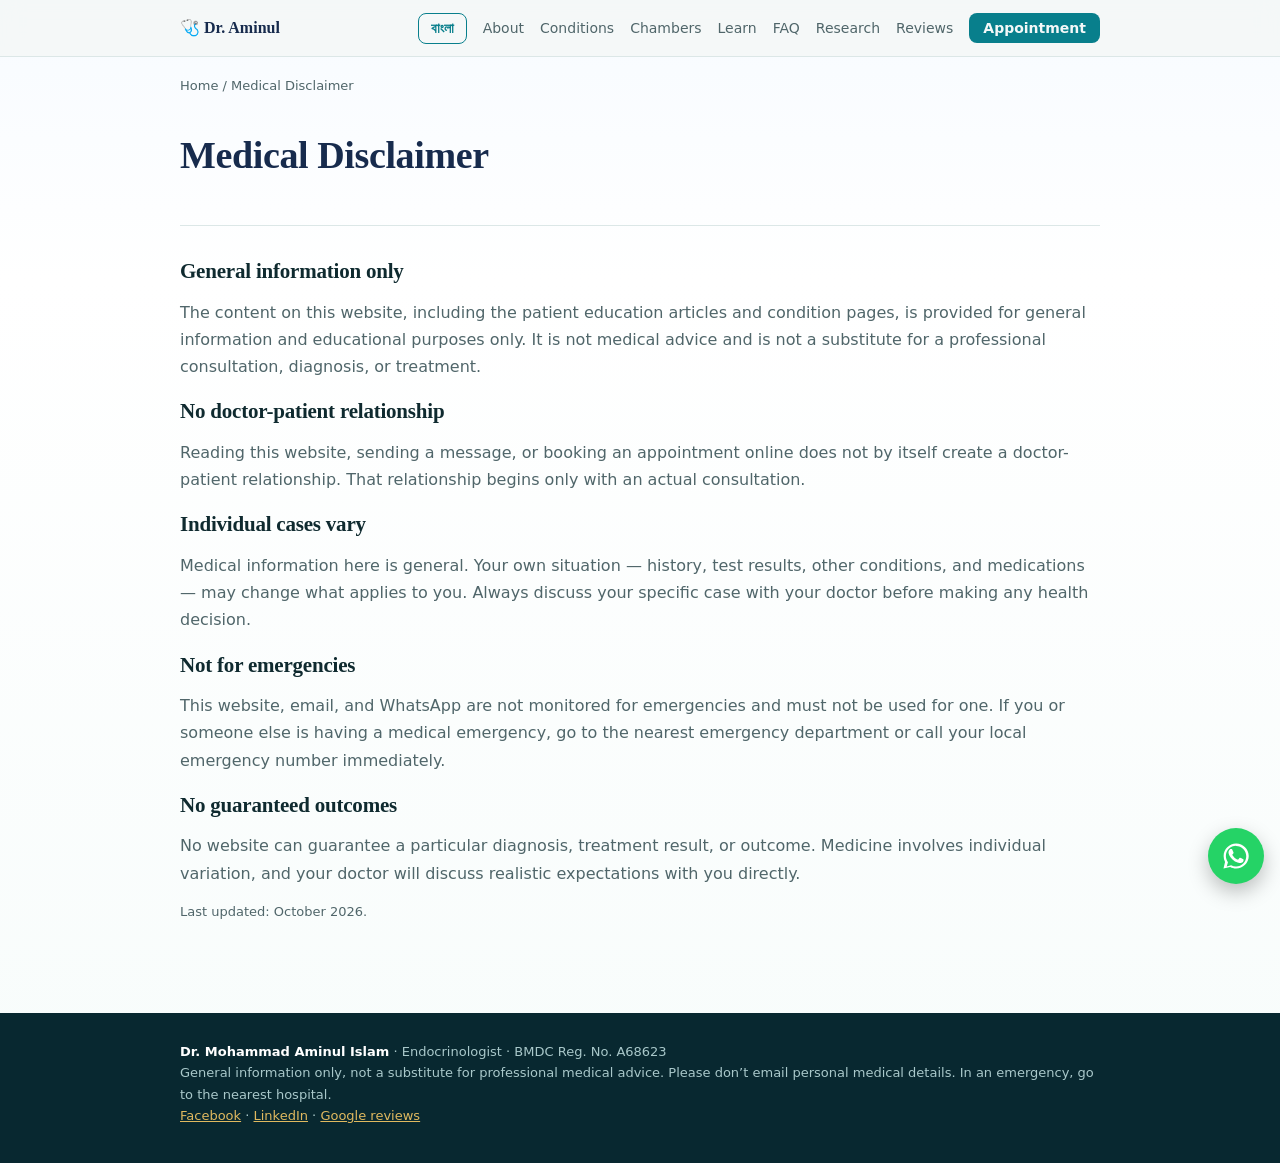
<file: medical-disclaimer.html>
<!DOCTYPE html>

<html lang="en"><head><meta charset="utf-8"/>
<meta content="width=device-width, initial-scale=1, viewport-fit=cover" name="viewport"/>
<title>Medical Disclaimer | Dr. Mohammad Aminul Islam, Endocrinologist</title>
<meta content="Medical Disclaimer for Dr. Mohammad Aminul Islam's practice website." name="description"/>
<meta content="index, follow" name="robots"/>
<link href="https://draminulislam.com/medical-disclaimer.html" rel="canonical"/>
<link href="favicon.svg" rel="icon" type="image/svg+xml"/><link href="favicon-32.png" rel="icon" sizes="32x32"/><link href="favicon-180.png" rel="apple-touch-icon"/><link href="assets/style.css" rel="stylesheet"/>
<meta content="website" property="og:type"/><meta content="Medical Disclaimer | Dr. Mohammad Aminul Islam, Endocrinologist" property="og:title"/><meta content="https://draminulislam.com/medical-disclaimer.html" property="og:url"/><meta content="https://draminulislam.com/social-preview.png" property="og:image"/><meta content="1200" property="og:image:width"/><meta content="630" property="og:image:height"/><meta content="summary_large_image" name="twitter:card"/><meta content="Medical Disclaimer for Dr. Mohammad Aminul Islam's practice website." property="og:description"/>
<style id="cms-design-variables">
:root{--cms-radius:16px;--cms-expertise-height:72px;--cms-trust-icon:58px;--cms-gap:16px;--cms-expertise-cols:3;--cms-trust-cols:3}
@media(min-width:951px){
.expertise-grid{grid-template-columns:repeat(var(--cms-expertise-cols),minmax(0,1fr))!important;gap:var(--cms-gap)!important}
#trust .trust-grid-new{grid-template-columns:repeat(var(--cms-trust-cols),minmax(0,1fr))!important;gap:var(--cms-gap)!important}
}
.expertise-grid .expertise-card>img{height:var(--cms-expertise-height)!important}
#trust .trust-icon-new{width:var(--cms-trust-icon)!important;height:var(--cms-trust-icon)!important;flex-basis:var(--cms-trust-icon)!important}
.expertise-card,#trust .trust-card-new{border-radius:var(--cms-radius)!important}
</style>
</head><body>
<header class="top"><div class="w"><a href="index.html" style="text-decoration:none;color:inherit"><span class="brand">🩺 Dr. Aminul</span></a><nav><button class="lt" id="lt" type="button">বাংলা</button><a data-site-edit="edit-001" href="index.html#about">About</a><a data-site-edit="edit-002" href="index.html#care">Conditions</a><a data-site-edit="edit-003" href="index.html#book">Chambers</a><a data-site-edit="edit-004" href="index.html#learn">Learn</a><a data-site-edit="edit-005" href="index.html#faq">FAQ</a><a data-site-edit="edit-006" href="index.html#research">Research</a><a data-site-edit="edit-007" href="index.html#reviews">Reviews</a><a class="bk" data-site-edit="edit-008" href="index.html#book">Appointment</a></nav></div></header>
<div class="w">
<p class="crumb"><a data-site-edit="edit-009" href="index.html">Home</a> / Medical Disclaimer</p>
<header class="page-head"><h1 data-site-edit="edit-010">Medical Disclaimer</h1></header>
<main class="reveal article" style="padding-bottom:20px">
<h2><span class="en" data-site-edit="edit-011">General information only</span><span class="bn" data-site-edit="edit-012">শুধুমাত্র সাধারণ তথ্য</span></h2>
<p><span class="en" data-site-edit="edit-013">The content on this website, including the patient education articles and condition pages, is provided for general information and educational purposes only. It is not medical advice and is not a substitute for a professional consultation, diagnosis, or treatment.</span><span class="bn" data-site-edit="edit-014">এই ওয়েবসাইটের সকল তথ্য, রোগী শিক্ষা প্রবন্ধ ও রোগ-সংক্রান্ত পাতাসহ, শুধুমাত্র সাধারণ ও শিক্ষামূলক উদ্দেশ্যে প্রদান করা হয়েছে। এটি চিকিৎসা পরামর্শ নয় এবং পেশাদার পরামর্শ, নির্ণয় বা চিকিৎসার বিকল্প নয়।</span></p>
<h2><span class="en" data-site-edit="edit-015">No doctor-patient relationship</span><span class="bn" data-site-edit="edit-016">কোনো চিকিৎসক-রোগী সম্পর্ক নেই</span></h2>
<p><span class="en" data-site-edit="edit-017">Reading this website, sending a message, or booking an appointment online does not by itself create a doctor-patient relationship. That relationship begins only with an actual consultation.</span><span class="bn" data-site-edit="edit-018">এই ওয়েবসাইট পড়া, বার্তা পাঠানো, বা অনলাইনে অ্যাপয়েন্টমেন্ট বুক করা নিজে থেকেই কোনো চিকিৎসক-রোগী সম্পর্ক তৈরি করে না। এই সম্পর্ক শুরু হয় শুধুমাত্র প্রকৃত পরামর্শের মাধ্যমে।</span></p>
<h2><span class="en" data-site-edit="edit-019">Individual cases vary</span><span class="bn" data-site-edit="edit-020">প্রতিটি ক্ষেত্র ভিন্ন হতে পারে</span></h2>
<p><span class="en" data-site-edit="edit-021">Medical information here is general. Your own situation — history, test results, other conditions, and medications — may change what applies to you. Always discuss your specific case with your doctor before making any health decision.</span><span class="bn" data-site-edit="edit-022">এখানকার চিকিৎসা তথ্য সাধারণ প্রকৃতির। আপনার নিজের পরিস্থিতি — ইতিহাস, পরীক্ষার ফলাফল, অন্যান্য রোগ ও ওষুধ — আপনার ক্ষেত্রে যা প্রযোজ্য তা পরিবর্তন করতে পারে। কোনো স্বাস্থ্য সিদ্ধান্ত নেওয়ার আগে সবসময় আপনার নির্দিষ্ট ক্ষেত্র নিয়ে আপনার চিকিৎসকের সাথে আলোচনা করুন।</span></p>
<h2><span class="en" data-site-edit="edit-023">Not for emergencies</span><span class="bn" data-site-edit="edit-024">জরুরি অবস্থার জন্য নয়</span></h2>
<p><span class="en" data-site-edit="edit-025">This website, email, and WhatsApp are not monitored for emergencies and must not be used for one. If you or someone else is having a medical emergency, go to the nearest emergency department or call your local emergency number immediately.</span><span class="bn" data-site-edit="edit-026">এই ওয়েবসাইট, ইমেইল ও হোয়াটসঅ্যাপ জরুরি অবস্থার জন্য পর্যবেক্ষণ করা হয় না এবং এর জন্য ব্যবহার করা উচিত নয়। আপনার বা অন্য কারো মেডিকেল ইমার্জেন্সি হলে, অবিলম্বে নিকটস্থ জরুরি বিভাগে যান বা স্থানীয় জরুরি নম্বরে কল করুন।</span></p>
<h2><span class="en" data-site-edit="edit-027">No guaranteed outcomes</span><span class="bn" data-site-edit="edit-028">কোনো নিশ্চিত ফলাফল নেই</span></h2>
<p><span class="en" data-site-edit="edit-029">No website can guarantee a particular diagnosis, treatment result, or outcome. Medicine involves individual variation, and your doctor will discuss realistic expectations with you directly.</span><span class="bn" data-site-edit="edit-030">কোনো ওয়েবসাইট নির্দিষ্ট কোনো নির্ণয়, চিকিৎসার ফলাফল বা পরিণতির নিশ্চয়তা দিতে পারে না। চিকিৎসাবিজ্ঞানে ব্যক্তিভেদে তারতম্য থাকে, এবং আপনার চিকিৎসক সরাসরি আপনার সাথে বাস্তবসম্মত প্রত্যাশা নিয়ে আলোচনা করবেন।</span></p>
<p class="meta-line"><span class="en" data-site-edit="edit-031">Last updated: October 2026.</span><span class="bn" data-site-edit="edit-032">সর্বশেষ হালনাগাদ: অক্টোবর ২০২৬।</span></p>
</main>
</div>
<footer><div class="w"><b>Dr. Mohammad Aminul Islam</b> · Endocrinologist · BMDC Reg. No. A68623<br/>General information only, not a substitute for professional medical advice. Please don’t email personal medical details. In an emergency, go to the nearest hospital.<br/><a data-site-edit="edit-033" href="https://www.facebook.com/share/16Ec8BLWMN2/">Facebook</a> · <a data-site-edit="edit-034" href="https://www.linkedin.com/in/mohammad-aminul-islam-686091294">LinkedIn</a> · <a data-site-edit="edit-035" href="https://share.google/inh2LFFBDtszWjzEe">Google reviews</a></div></footer>
<a aria-label="Chat on WhatsApp" class="wa-float" href="https://wa.me/8801871550536"><svg fill="#fff" viewbox="0 0 24 24" xmlns="http://www.w3.org/2000/svg"><path d="M17.472 14.382c-.297-.149-1.758-.867-2.03-.967-.273-.099-.471-.148-.67.15-.197.297-.767.966-.94 1.164-.173.199-.347.223-.644.075-.297-.15-1.255-.463-2.39-1.475-.883-.788-1.48-1.761-1.653-2.059-.173-.297-.018-.458.13-.606.134-.133.298-.347.446-.52.149-.174.198-.298.298-.497.099-.198.05-.371-.025-.52-.075-.149-.669-1.612-.916-2.207-.242-.579-.487-.5-.669-.51-.173-.008-.371-.01-.57-.01-.198 0-.52.074-.792.372-.272.297-1.04 1.016-1.04 2.479 0 1.462 1.065 2.875 1.213 3.074.149.198 2.096 3.2 5.077 4.487.709.306 1.262.489 1.694.625.712.227 1.36.195 1.871.118.571-.085 1.758-.719 2.006-1.413.248-.694.248-1.289.173-1.413-.074-.124-.272-.198-.57-.347z"></path><path d="M12.05 22c-1.66 0-3.29-.416-4.73-1.204L2 22l1.23-5.212A9.94 9.94 0 0 1 2.1 12.05C2.1 6.5 6.6 2 12.15 2 17.7 2 22.2 6.5 22.2 12.05 22.2 17.6 17.7 22 12.05 22zm0-18.15c-4.5 0-8.15 3.65-8.15 8.15 0 1.84.62 3.55 1.67 4.92l-.99 3.4 3.5-.99a8.1 8.1 0 0 0 3.97 1.02c4.5 0 8.15-3.65 8.15-8.15 0-4.5-3.65-8.15-8.15-8.15z"></path></svg></a>
<script src="assets/site.js"></script>
<!-- Cloudflare Web Analytics --><script data-cf-beacon='{"token": "9aac8f202bf84d368d12aa6f4e58ab03"}' src="https://static.cloudflareinsights.com/beacon.min.js" type="module"></script><!-- End Cloudflare Web Analytics -->
<nav aria-label="Quick appointment actions" class="mobile-appointment-bar"><a aria-label="Call BRAC Healthcare appointments" href="tel:+8801335083990"><span aria-hidden="true">☎</span> <span class="en" data-site-edit="edit-036">Call</span><span class="bn" data-site-edit="edit-037">কল</span></a><a aria-label="WhatsApp appointment enquiry" href="https://wa.me/8801871550536"><span aria-hidden="true">✉</span> WhatsApp</a><a class="book-action" href="index.html#book"><span aria-hidden="true">▣</span> <span class="en" data-site-edit="edit-038">Chambers</span><span class="bn" data-site-edit="edit-039">চেম্বার</span></a></nav><script src="assets/page-editor.js" defer></script>
<script src="assets/design-editor.js" defer></script>
</body></html>
</file>
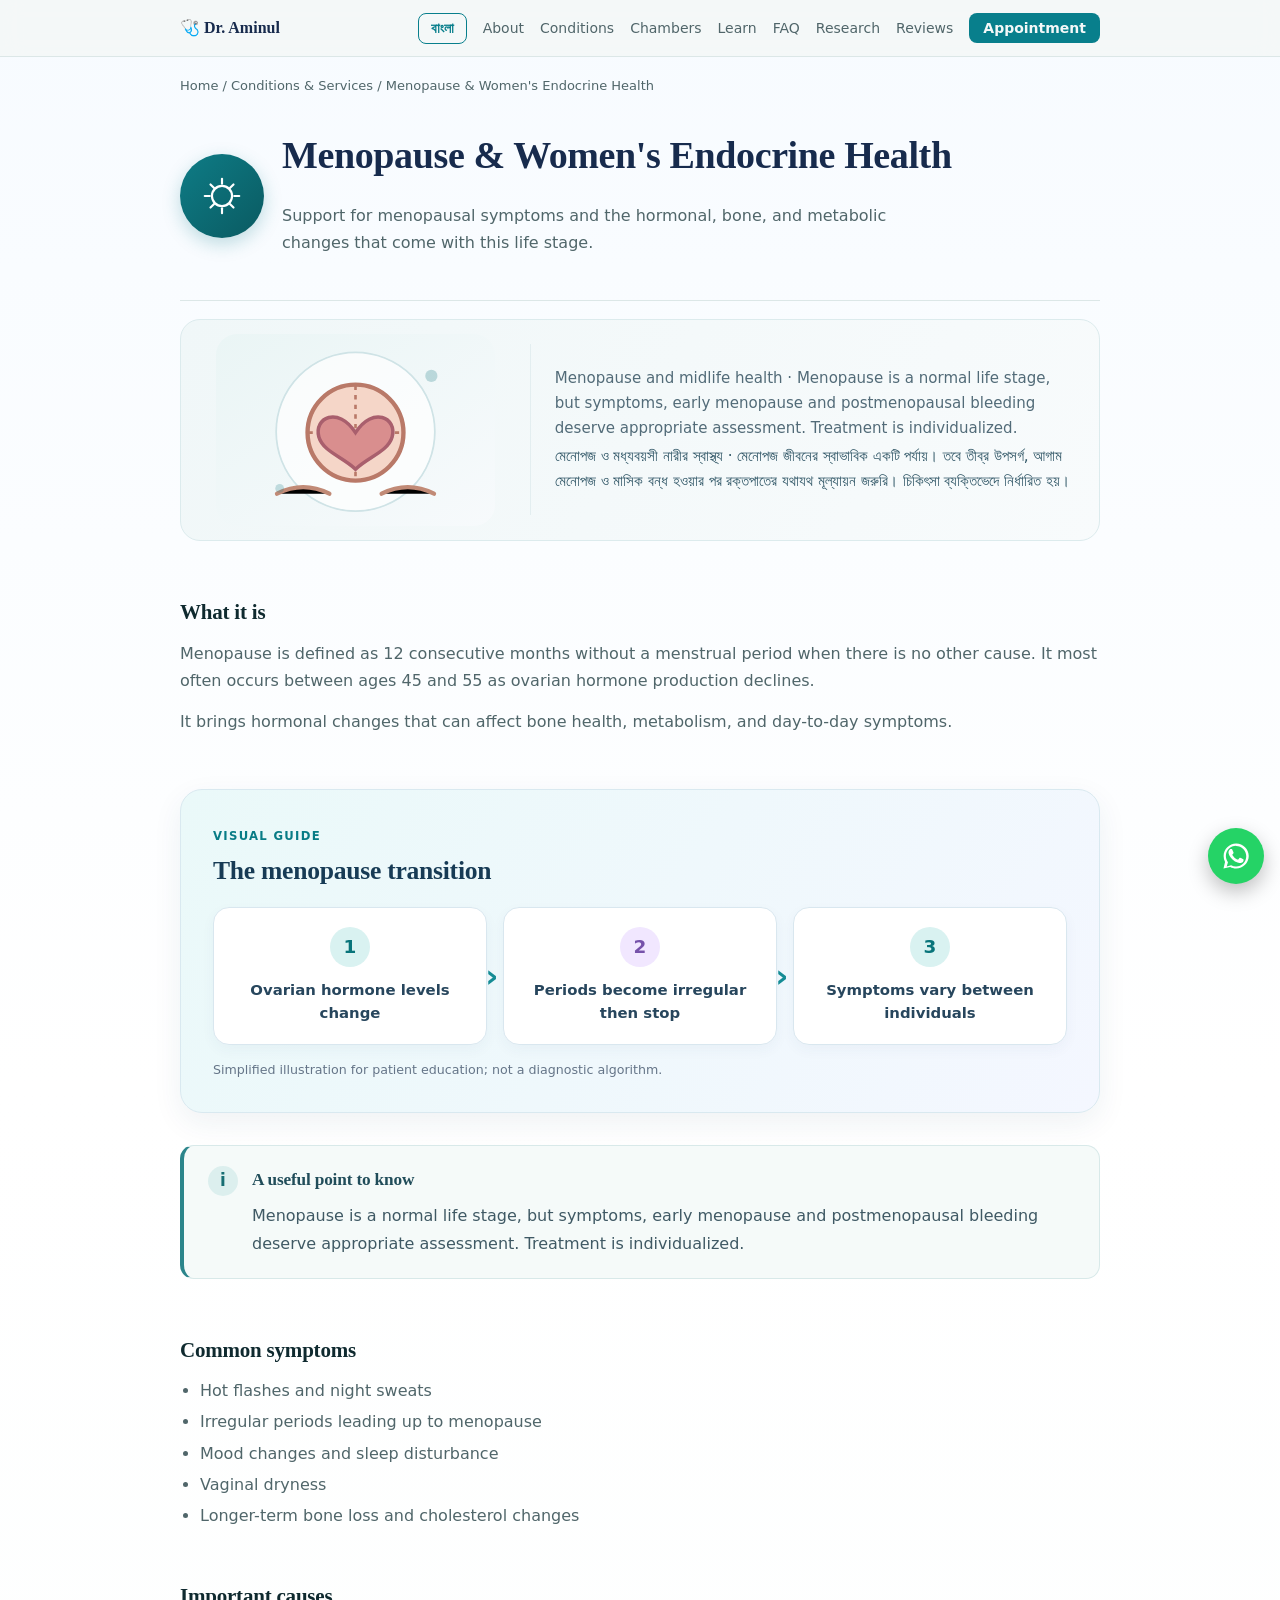
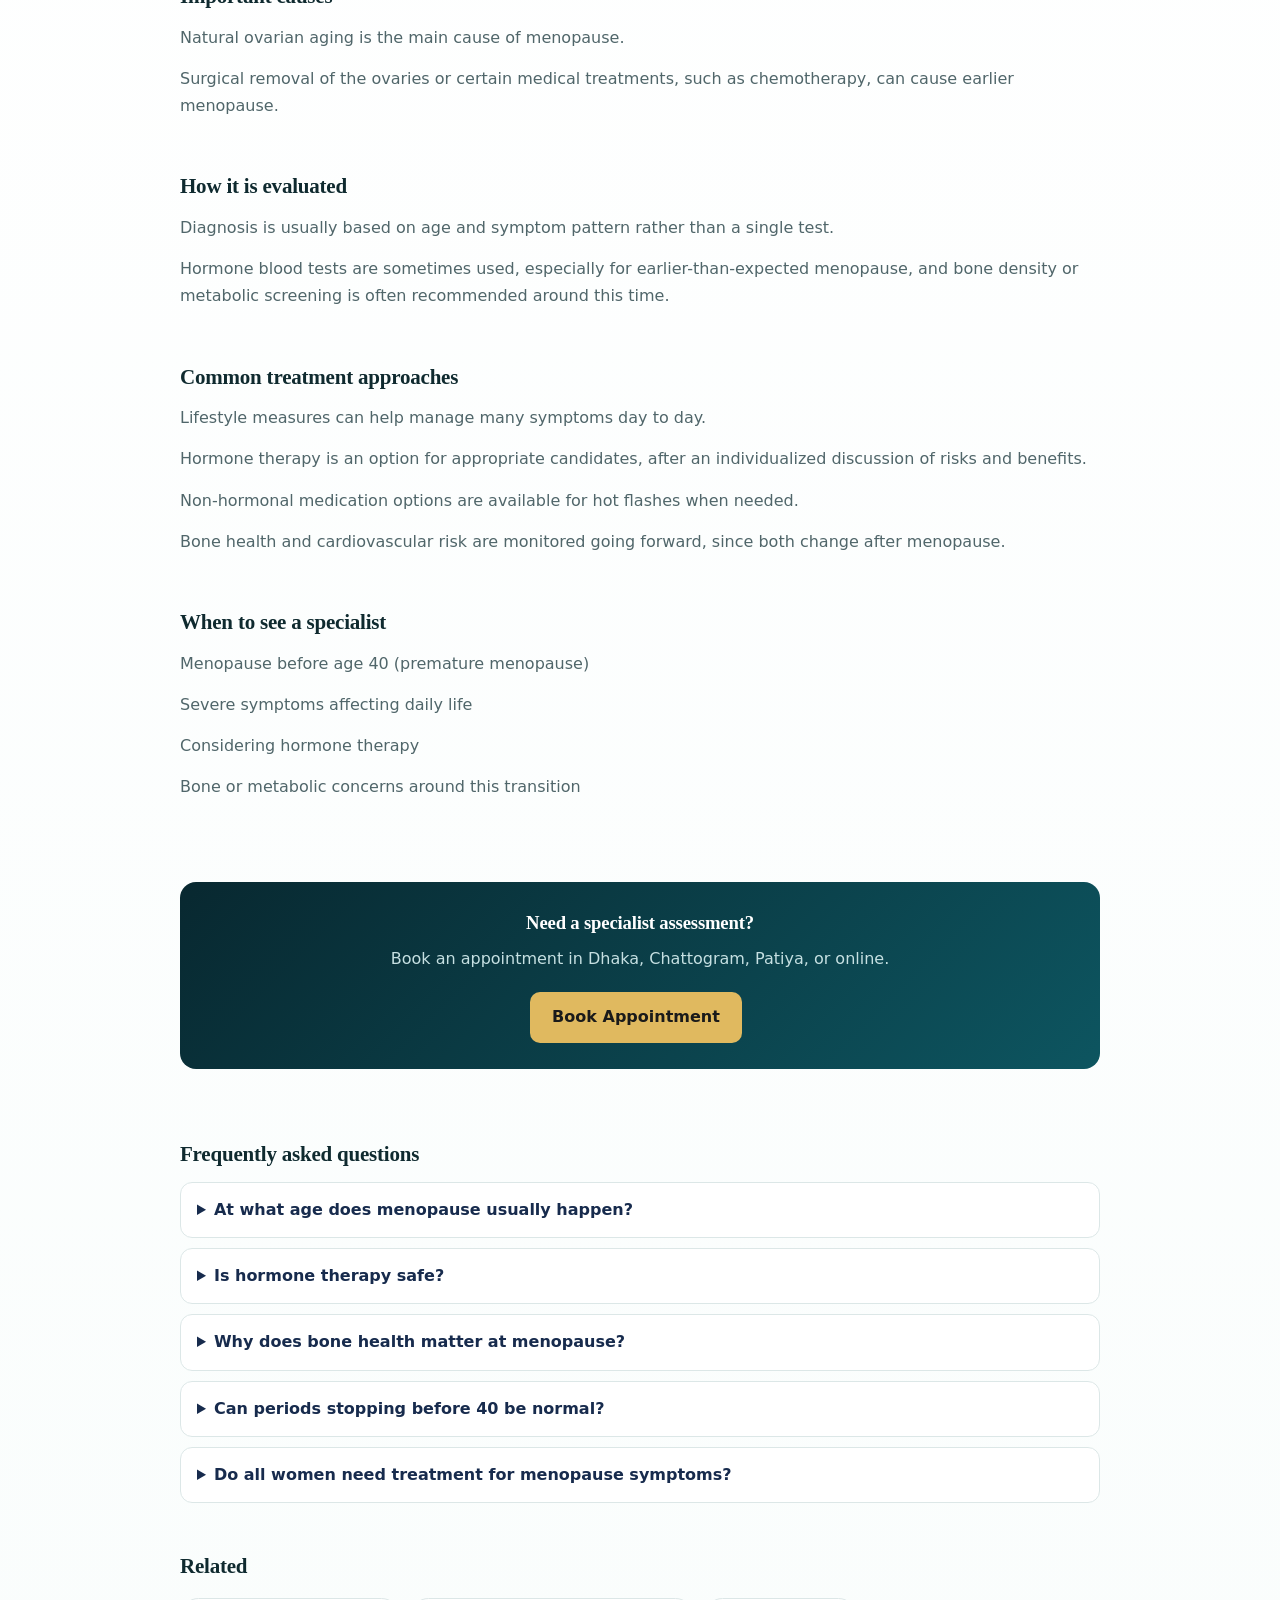
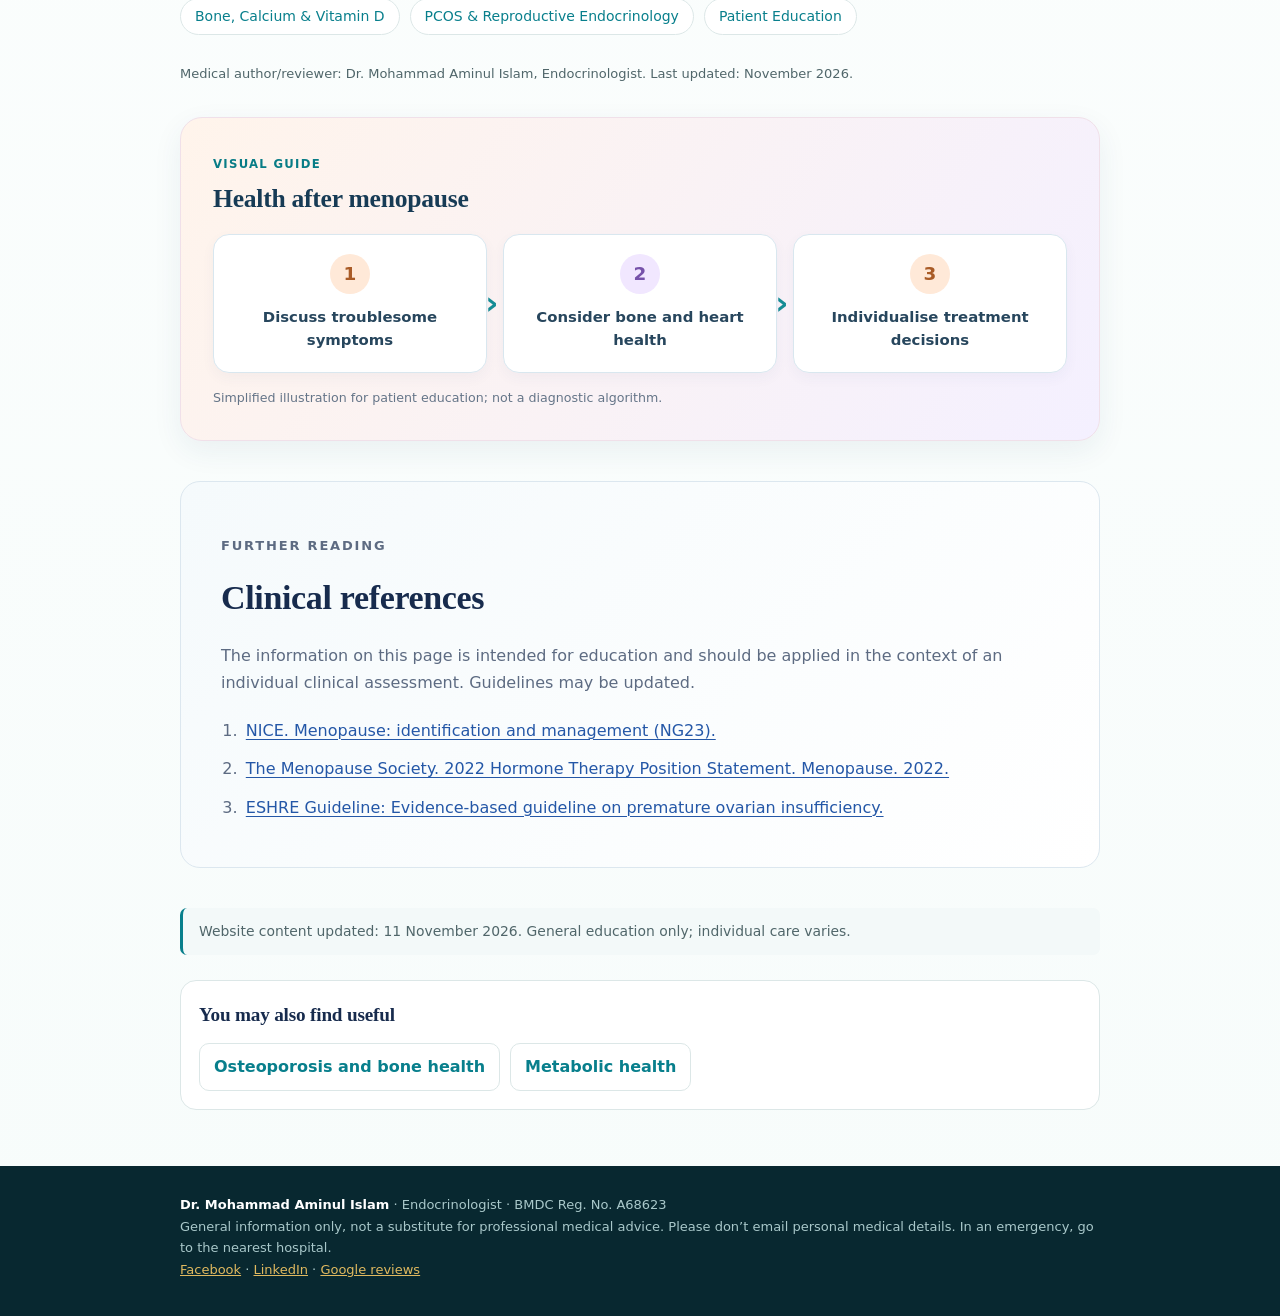
<file: menopause.html>
<!DOCTYPE html>

<html lang="en"><head><meta charset="utf-8"/>
<meta content="width=device-width, initial-scale=1, viewport-fit=cover" name="viewport"/>
<title>Menopause &amp; Women's Endocrine Health | Dr. Mohammad Aminul Islam, Endocrinologist</title>
<meta content="Support for menopausal symptoms and the hormonal, bone, and metabolic changes that come with this life stage." name="description"/>
<meta content="index, follow" name="robots"/>
<link href="https://draminulislam.com/menopause.html" rel="canonical"/>
<meta content="article" property="og:type"/>
<meta content="Menopause &amp; Women's Endocrine Health | Dr. Mohammad Aminul Islam" property="og:title"/>
<meta content="Support for menopausal symptoms and the hormonal, bone, and metabolic changes that come with this life stage." property="og:description"/>
<meta content="summary" name="twitter:card"/>
<link href="favicon.svg" rel="icon" type="image/svg+xml"/><link href="favicon-32.png" rel="icon" sizes="32x32"/><link href="favicon-180.png" rel="apple-touch-icon"/><link href="assets/style.css" rel="stylesheet"/>
<script type="application/ld+json">{"@context": "https://schema.org", "@type": "MedicalWebPage", "name": "Menopause & Women's Endocrine Health", "description": "Support for menopausal symptoms and the hormonal, bone, and metabolic changes that come with this life stage.", "url": "https://draminulislam.com/menopause.html", "lastReviewed": "2026-11-04", "reviewedBy": {"@type": "Physician", "name": "Dr. Mohammad Aminul Islam"}, "about": {"@type": "MedicalCondition", "name": "Menopause & Women's Endocrine Health"}}</script>
<script type="application/ld+json">{"@context": "https://schema.org", "@type": "BreadcrumbList", "itemListElement": [{"@type": "ListItem", "position": 1, "name": "Home", "item": "https://draminulislam.com/"}, {"@type": "ListItem", "position": 2, "name": "Conditions & Services", "item": "https://draminulislam.com/index.html#care"}, {"@type": "ListItem", "position": 3, "name": "Menopause & Women's Endocrine Health", "item": "https://draminulislam.com/menopause.html"}]}</script>
<script type="application/ld+json">{"@context": "https://schema.org", "@type": "FAQPage", "mainEntity": [{"@type": "Question", "name": "At what age does menopause usually happen?", "acceptedAnswer": {"@type": "Answer", "text": "Most commonly between 45 and 55, with the average around 50-51, though it varies between individuals."}}, {"@type": "Question", "name": "Is hormone therapy safe?", "acceptedAnswer": {"@type": "Answer", "text": "It can be appropriate and effective for many women, but the decision depends on individual health history and risks, discussed with your doctor."}}, {"@type": "Question", "name": "Why does bone health matter at menopause?", "acceptedAnswer": {"@type": "Answer", "text": "Declining estrogen speeds up bone loss, so this is a common time to assess fracture risk and start preventive measures."}}, {"@type": "Question", "name": "Can periods stopping before 40 be normal?", "acceptedAnswer": {"@type": "Answer", "text": "This is called premature menopause and isn't typical; it's worth evaluating since it has different health implications than natural menopause."}}, {"@type": "Question", "name": "Do all women need treatment for menopause symptoms?", "acceptedAnswer": {"@type": "Answer", "text": "No, some manage well with lifestyle changes alone; treatment is based on how much symptoms affect your life and your individual risk factors."}}]}</script>
<meta content="https://draminulislam.com/menopause.html" property="og:url"/><meta content="https://draminulislam.com/social-preview.png" property="og:image"/><meta content="1200" property="og:image:width"/><meta content="630" property="og:image:height"/>
<style id="cms-design-variables">
:root{--cms-radius:16px;--cms-expertise-height:72px;--cms-trust-icon:58px;--cms-gap:16px;--cms-expertise-cols:3;--cms-trust-cols:3}
@media(min-width:951px){
.expertise-grid{grid-template-columns:repeat(var(--cms-expertise-cols),minmax(0,1fr))!important;gap:var(--cms-gap)!important}
#trust .trust-grid-new{grid-template-columns:repeat(var(--cms-trust-cols),minmax(0,1fr))!important;gap:var(--cms-gap)!important}
}
.expertise-grid .expertise-card>img{height:var(--cms-expertise-height)!important}
#trust .trust-icon-new{width:var(--cms-trust-icon)!important;height:var(--cms-trust-icon)!important;flex-basis:var(--cms-trust-icon)!important}
.expertise-card,#trust .trust-card-new{border-radius:var(--cms-radius)!important}
</style>
</head><body>
<header class="top"><div class="w"><a href="index.html" style="text-decoration:none;color:inherit"><span class="brand">🩺 Dr. Aminul</span></a><nav><button class="lt" id="lt" type="button">বাংলা</button><a data-site-edit="edit-001" href="index.html#about">About</a><a data-site-edit="edit-002" href="index.html#care">Conditions</a><a data-site-edit="edit-003" href="index.html#book">Chambers</a><a data-site-edit="edit-004" href="index.html#learn">Learn</a><a data-site-edit="edit-005" href="index.html#faq">FAQ</a><a data-site-edit="edit-006" href="index.html#research">Research</a><a data-site-edit="edit-007" href="index.html#reviews">Reviews</a><a class="bk" data-site-edit="edit-008" href="index.html#book">Appointment</a></nav></div></header>
<div class="w">
<p class="crumb"><a data-site-edit="edit-009" href="index.html">Home</a> / <a data-site-edit="edit-010" href="index.html#care">Conditions &amp; Services</a> / Menopause &amp; Women's Endocrine Health</p>
<header class="page-head cond-head"><div class="cond-badge"><svg height="46" viewbox="0 0 64 64" width="46" xmlns="http://www.w3.org/2000/svg"><circle cx="32" cy="32" fill="none" r="14" stroke="#fff" stroke-width="3"></circle><g stroke="#fff" stroke-linecap="round" stroke-width="3"><line x1="32" x2="32" y1="8" y2="15"></line><line x1="32" x2="32" y1="49" y2="56"></line><line x1="8" x2="15" y1="32" y2="32"></line><line x1="49" x2="56" y1="32" y2="32"></line><line x1="16" x2="21" y1="16" y2="21"></line><line x1="43" x2="48" y1="43" y2="48"></line><line x1="48" x2="43" y1="16" y2="21"></line><line x1="21" x2="16" y1="43" y2="48"></line></g></svg></div><div><h1><span class="en" data-site-edit="edit-011">Menopause &amp; Women's Endocrine Health</span><span class="bn" data-site-edit="edit-012">মেনোপজ ও নারীদের এন্ডোক্রাইন স্বাস্থ্য</span></h1><p class="sub"><span class="en" data-site-edit="edit-013">Support for menopausal symptoms and the hormonal, bone, and metabolic changes that come with this life stage.</span><span class="bn" data-site-edit="edit-014">মেনোপজের লক্ষণ এবং এই জীবনপর্বে আসা হরমোনজনিত, হাড় ও মেটাবলিক পরিবর্তনে সহায়তা।</span></p></div></header>
<figure class="condition-visual"><img alt="Menopause and midlife health" data-site-edit="edit-015" height="440" loading="eager" src="assets/medical-menopause.svg" width="640"/><figcaption><span class="en" data-site-edit="edit-016">Menopause and midlife health · Menopause is a normal life stage, but symptoms, early menopause and postmenopausal bleeding deserve appropriate assessment. Treatment is individualized.</span><span class="bn" data-site-edit="edit-017">মেনোপজ ও মধ্যবয়সী নারীর স্বাস্থ্য · মেনোপজ জীবনের স্বাভাবিক একটি পর্যায়। তবে তীব্র উপসর্গ, আগাম মেনোপজ ও মাসিক বন্ধ হওয়ার পর রক্তপাতের যথাযথ মূল্যায়ন জরুরি। চিকিৎসা ব্যক্তিভেদে নির্ধারিত হয়।</span></figcaption></figure>
<main>
<section class="reveal article"><h2><span class="en" data-site-edit="edit-018">What it is</span><span class="bn" data-site-edit="edit-019">এটি কী</span></h2><p><span class="en" data-site-edit="edit-020">Menopause is defined as 12 consecutive months without a menstrual period when there is no other cause. It most often occurs between ages 45 and 55 as ovarian hormone production declines.</span><span class="bn" data-site-edit="edit-021">অন্য কোনো কারণ না থাকলে টানা ১২ মাস মাসিক না হওয়াকে মেনোপজ বলা হয়। ডিম্বাশয়ের হরমোন উৎপাদন কমে যাওয়ার কারণে এটি সাধারণত ৪৫-৫৫ বছর বয়সে ঘটে।</span></p><p><span class="en" data-site-edit="edit-022">It brings hormonal changes that can affect bone health, metabolism, and day-to-day symptoms.</span><span class="bn" data-site-edit="edit-023">এটি এমন হরমোনজনিত পরিবর্তন নিয়ে আসে যা হাড়ের স্বাস্থ্য, বিপাক ও দৈনন্দিন লক্ষণকে প্রভাবিত করতে পারে।</span></p></section><figure class="learning-figure diagram-a"><figcaption><span class="learning-kicker"><span class="en" data-site-edit="edit-024">VISUAL GUIDE</span><span class="bn" data-site-edit="edit-025">চিত্রে সহজ ব্যাখ্যা</span></span><h2><span class="en" data-site-edit="edit-026">The menopause transition</span><span class="bn" data-site-edit="edit-027">মেনোপজের পরিবর্তন</span></h2></figcaption><div class="learning-flow"><div class="learning-step"><div aria-hidden="true" class="learning-symbol">1</div><p><span class="en" data-site-edit="edit-028">Ovarian hormone levels change</span><span class="bn" data-site-edit="edit-029">ডিম্বাশয়ের হরমোনে পরিবর্তন</span></p></div><div class="learning-step"><div aria-hidden="true" class="learning-symbol">2</div><p><span class="en" data-site-edit="edit-030">Periods become irregular then stop</span><span class="bn" data-site-edit="edit-031">মাসিক অনিয়মিত হয়ে বন্ধ হয়</span></p></div><div class="learning-step"><div aria-hidden="true" class="learning-symbol">3</div><p><span class="en" data-site-edit="edit-032">Symptoms vary between individuals</span><span class="bn" data-site-edit="edit-033">উপসর্গ ব্যক্তি ভেদে ভিন্ন হয়</span></p></div></div><p class="learning-disclaimer"><span class="en" data-site-edit="edit-034">Simplified illustration for patient education; not a diagnostic algorithm.</span><span class="bn" data-site-edit="edit-035">রোগীকে সহজভাবে বোঝানোর চিত্র; এটি রোগ নির্ণয়ের নির্দেশিকা নয়।</span></p></figure>
<section class="key-clinical-note"><div aria-hidden="true" class="note-mark">i</div><div><h2><span class="en" data-site-edit="edit-036">A useful point to know</span><span class="bn" data-site-edit="edit-037">জেনে রাখা জরুরি</span></h2><p><span class="en" data-site-edit="edit-038">Menopause is a normal life stage, but symptoms, early menopause and postmenopausal bleeding deserve appropriate assessment. Treatment is individualized.</span><span class="bn" data-site-edit="edit-039">মেনোপজ জীবনের স্বাভাবিক একটি পর্যায়। তবে তীব্র উপসর্গ, আগাম মেনোপজ ও মাসিক বন্ধ হওয়ার পর রক্তপাতের যথাযথ মূল্যায়ন জরুরি। চিকিৎসা ব্যক্তিভেদে নির্ধারিত হয়।</span></p></div></section>
<section class="reveal article"><h2><span class="en" data-site-edit="edit-040">Common symptoms</span><span class="bn" data-site-edit="edit-041">সাধারণ লক্ষণ</span></h2><ul><li><span class="en" data-site-edit="edit-042">Hot flashes and night sweats</span><span class="bn" data-site-edit="edit-043">হট ফ্ল্যাশ ও রাতে ঘাম</span></li><li><span class="en" data-site-edit="edit-044">Irregular periods leading up to menopause</span><span class="bn" data-site-edit="edit-045">মেনোপজের আগে অনিয়মিত মাসিক</span></li><li><span class="en" data-site-edit="edit-046">Mood changes and sleep disturbance</span><span class="bn" data-site-edit="edit-047">মেজাজ পরিবর্তন ও ঘুমের ব্যাঘাত</span></li><li><span class="en" data-site-edit="edit-048">Vaginal dryness</span><span class="bn" data-site-edit="edit-049">যোনিপথের শুষ্কতা</span></li><li><span class="en" data-site-edit="edit-050">Longer-term bone loss and cholesterol changes</span><span class="bn" data-site-edit="edit-051">দীর্ঘমেয়াদী হাড় ক্ষয় ও কোলেস্টেরলের পরিবর্তন</span></li></ul></section>
<section class="reveal article"><h2><span class="en" data-site-edit="edit-052">Important causes</span><span class="bn" data-site-edit="edit-053">গুরুত্বপূর্ণ কারণ</span></h2><p><span class="en" data-site-edit="edit-054">Natural ovarian aging is the main cause of menopause.</span><span class="bn" data-site-edit="edit-055">ডিম্বাশয়ের স্বাভাবিক বার্ধক্যই মেনোপজের প্রধান কারণ।</span></p><p><span class="en" data-site-edit="edit-056">Surgical removal of the ovaries or certain medical treatments, such as chemotherapy, can cause earlier menopause.</span><span class="bn" data-site-edit="edit-057">ডিম্বাশয় অস্ত্রোপচারে অপসারণ বা কেমোথেরাপির মতো কিছু চিকিৎসা আগাম মেনোপজের কারণ হতে পারে।</span></p></section>
<section class="reveal article"><h2><span class="en" data-site-edit="edit-058">How it is evaluated</span><span class="bn" data-site-edit="edit-059">কীভাবে মূল্যায়ন করা হয়</span></h2><p><span class="en" data-site-edit="edit-060">Diagnosis is usually based on age and symptom pattern rather than a single test.</span><span class="bn" data-site-edit="edit-061">নির্ণয় সাধারণত একক কোনো পরীক্ষার পরিবর্তে বয়স ও লক্ষণের ধরনের উপর ভিত্তি করে করা হয়।</span></p><p><span class="en" data-site-edit="edit-062">Hormone blood tests are sometimes used, especially for earlier-than-expected menopause, and bone density or metabolic screening is often recommended around this time.</span><span class="bn" data-site-edit="edit-063">কখনো কখনো হরমোন রক্ত পরীক্ষা ব্যবহার করা হয়, বিশেষত প্রত্যাশার চেয়ে আগে মেনোপজ হলে, এবং এই সময় প্রায়ই হাড়ের ঘনত্ব বা মেটাবলিক স্ক্রিনিং সুপারিশ করা হয়।</span></p></section>
<section class="reveal article"><h2><span class="en" data-site-edit="edit-064">Common treatment approaches</span><span class="bn" data-site-edit="edit-065">সাধারণ চিকিৎসার পদ্ধতি</span></h2><p><span class="en" data-site-edit="edit-066">Lifestyle measures can help manage many symptoms day to day.</span><span class="bn" data-site-edit="edit-067">দৈনন্দিন অনেক লক্ষণ পরিচালনায় জীবনযাপনে পরিবর্তন সাহায্য করতে পারে।</span></p><p><span class="en" data-site-edit="edit-068">Hormone therapy is an option for appropriate candidates, after an individualized discussion of risks and benefits.</span><span class="bn" data-site-edit="edit-069">ঝুঁকি ও উপকারিতার পৃথক আলোচনার পর উপযুক্ত ক্ষেত্রে হরমোন থেরাপি একটি বিকল্প।</span></p><p><span class="en" data-site-edit="edit-070">Non-hormonal medication options are available for hot flashes when needed.</span><span class="bn" data-site-edit="edit-071">প্রয়োজনে হট ফ্ল্যাশের জন্য নন-হরমোনাল ওষুধের বিকল্পও পাওয়া যায়।</span></p><p><span class="en" data-site-edit="edit-072">Bone health and cardiovascular risk are monitored going forward, since both change after menopause.</span><span class="bn" data-site-edit="edit-073">মেনোপজের পর হাড়ের স্বাস্থ্য ও হৃদরোগের ঝুঁকি উভয়ই পরিবর্তিত হয় বলে ভবিষ্যতে এগুলো পর্যবেক্ষণ করা হয়।</span></p></section>
<section class="reveal article"><h2><span class="en" data-site-edit="edit-074">When to see a specialist</span><span class="bn" data-site-edit="edit-075">কখন বিশেষজ্ঞ দেখাবেন</span></h2><p><span class="en" data-site-edit="edit-076">Menopause before age 40 (premature menopause)</span><span class="bn" data-site-edit="edit-077">৪০ বছর বয়সের আগে মেনোপজ (আগাম মেনোপজ)</span></p><p><span class="en" data-site-edit="edit-078">Severe symptoms affecting daily life</span><span class="bn" data-site-edit="edit-079">দৈনন্দিন জীবনকে প্রভাবিত করা তীব্র লক্ষণ</span></p><p><span class="en" data-site-edit="edit-080">Considering hormone therapy</span><span class="bn" data-site-edit="edit-081">হরমোন থেরাপি বিবেচনা করলে</span></p><p><span class="en" data-site-edit="edit-082">Bone or metabolic concerns around this transition</span><span class="bn" data-site-edit="edit-083">এই পরিবর্তনকালে হাড় বা মেটাবলিক উদ্বেগ</span></p></section>
<section class="reveal article"><div class="cta-banner"><h3><span class="en" data-site-edit="edit-084">Need a specialist assessment?</span><span class="bn" data-site-edit="edit-085">বিশেষজ্ঞ মূল্যায়ন দরকার?</span></h3><p><span class="en" data-site-edit="edit-086">Book an appointment in Dhaka, Chattogram, Patiya, or online.</span><span class="bn" data-site-edit="edit-087">ঢাকা, চট্টগ্রাম, পটিয়া অথবা অনলাইনে অ্যাপয়েন্টমেন্ট নিন।</span></p><a class="btn" href="index.html#book"><span class="en" data-site-edit="edit-088">Book Appointment</span><span class="bn" data-site-edit="edit-089">অ্যাপয়েন্টমেন্ট নিন</span></a></div></section>
<section class="reveal article"><h2><span class="en" data-site-edit="edit-090">Frequently asked questions</span><span class="bn" data-site-edit="edit-091">প্রায়শই জিজ্ঞাসিত প্রশ্ন</span></h2><details><summary><span class="en" data-site-edit="edit-092">At what age does menopause usually happen?</span><span class="bn" data-site-edit="edit-093">সাধারণত কোন বয়সে মেনোপজ হয়?</span></summary><p><span class="en" data-site-edit="edit-094">Most commonly between 45 and 55, with the average around 50-51, though it varies between individuals.</span><span class="bn" data-site-edit="edit-095">সাধারণত ৪৫ থেকে ৫৫ বছরের মধ্যে, গড়ে প্রায় ৫০-৫১ বছর, তবে ব্যক্তিভেদে এটি ভিন্ন হতে পারে।</span></p></details><details><summary><span class="en" data-site-edit="edit-096">Is hormone therapy safe?</span><span class="bn" data-site-edit="edit-097">হরমোন থেরাপি কি নিরাপদ?</span></summary><p><span class="en" data-site-edit="edit-098">It can be appropriate and effective for many women, but the decision depends on individual health history and risks, discussed with your doctor.</span><span class="bn" data-site-edit="edit-099">এটি অনেক নারীর জন্য উপযুক্ত ও কার্যকর হতে পারে, তবে সিদ্ধান্তটি ব্যক্তিগত স্বাস্থ্য ইতিহাস ও ঝুঁকির উপর নির্ভর করে, যা চিকিৎসকের সাথে আলোচনা করে নেওয়া উচিত।</span></p></details><details><summary><span class="en" data-site-edit="edit-100">Why does bone health matter at menopause?</span><span class="bn" data-site-edit="edit-101">মেনোপজে হাড়ের স্বাস্থ্য কেন গুরুত্বপূর্ণ?</span></summary><p><span class="en" data-site-edit="edit-102">Declining estrogen speeds up bone loss, so this is a common time to assess fracture risk and start preventive measures.</span><span class="bn" data-site-edit="edit-103">ইস্ট্রোজেন কমে যাওয়ায় হাড় ক্ষয় দ্রুত হয়, তাই এই সময়টি ফ্র্যাকচার ঝুঁকি মূল্যায়ন ও প্রতিরোধমূলক ব্যবস্থা শুরুর উপযুক্ত সময়।</span></p></details><details><summary><span class="en" data-site-edit="edit-104">Can periods stopping before 40 be normal?</span><span class="bn" data-site-edit="edit-105">৪০ বছরের আগে মাসিক বন্ধ হওয়া কি স্বাভাবিক হতে পারে?</span></summary><p><span class="en" data-site-edit="edit-106">This is called premature menopause and isn't typical; it's worth evaluating since it has different health implications than natural menopause.</span><span class="bn" data-site-edit="edit-107">একে আগাম মেনোপজ বলা হয় এবং এটি সাধারণ নয়; এটি মূল্যায়ন করা উচিত, কারণ স্বাভাবিক মেনোপজের চেয়ে এর স্বাস্থ্যগত প্রভাব ভিন্ন।</span></p></details><details><summary><span class="en" data-site-edit="edit-108">Do all women need treatment for menopause symptoms?</span><span class="bn" data-site-edit="edit-109">মেনোপজের লক্ষণের জন্য কি সব নারীর চিকিৎসা প্রয়োজন?</span></summary><p><span class="en" data-site-edit="edit-110">No, some manage well with lifestyle changes alone; treatment is based on how much symptoms affect your life and your individual risk factors.</span><span class="bn" data-site-edit="edit-111">না, কেউ কেউ শুধু জীবনযাপনে পরিবর্তন করেই ভালোভাবে সামলে নেন; চিকিৎসা নির্ভর করে লক্ষণ আপনার জীবনকে কতটা প্রভাবিত করছে এবং আপনার ব্যক্তিগত ঝুঁকির উপর।</span></p></details></section>
<section class="reveal article"><h2><span class="en" data-site-edit="edit-112">Related</span><span class="bn" data-site-edit="edit-113">সম্পর্কিত</span></h2><div class="related"><a href="bone.html"><span class="en" data-site-edit="edit-114">Bone, Calcium &amp; Vitamin D</span><span class="bn" data-site-edit="edit-115">হাড়, ক্যালসিয়াম ও ভিটামিন ডি</span></a><a href="pcos.html"><span class="en" data-site-edit="edit-116">PCOS &amp; Reproductive Endocrinology</span><span class="bn" data-site-edit="edit-117">পিসিওএস ও প্রজনন এন্ডোক্রাইনোলজি</span></a><a href="index.html#learn"><span class="en" data-site-edit="edit-118">Patient Education</span><span class="bn" data-site-edit="edit-119">রোগী শিক্ষা</span></a></div></section>
<p class="meta-line"><span class="en" data-site-edit="edit-120">Medical author/reviewer: Dr. Mohammad Aminul Islam, Endocrinologist. Last updated: November 2026.</span><span class="bn" data-site-edit="edit-121">চিকিৎসা লেখক/পর্যালোচক: ডা. মোহাম্মদ আমিনুল ইসলাম, এন্ডোক্রাইনোলজিস্ট। সর্বশেষ হালনাগাদ: নভেম্বর ২০২৬।</span></p>
<figure class="learning-figure diagram-b"><figcaption><span class="learning-kicker"><span class="en" data-site-edit="edit-122">VISUAL GUIDE</span><span class="bn" data-site-edit="edit-123">চিত্রে সহজ ব্যাখ্যা</span></span><h2><span class="en" data-site-edit="edit-124">Health after menopause</span><span class="bn" data-site-edit="edit-125">মেনোপজের পর স্বাস্থ্য</span></h2></figcaption><div class="learning-flow"><div class="learning-step"><div aria-hidden="true" class="learning-symbol">1</div><p><span class="en" data-site-edit="edit-126">Discuss troublesome symptoms</span><span class="bn" data-site-edit="edit-127">কষ্টদায়ক উপসর্গ নিয়ে আলোচনা</span></p></div><div class="learning-step"><div aria-hidden="true" class="learning-symbol">2</div><p><span class="en" data-site-edit="edit-128">Consider bone and heart health</span><span class="bn" data-site-edit="edit-129">হাড় ও হৃদ্‌যন্ত্রের স্বাস্থ্য বিবেচনা</span></p></div><div class="learning-step"><div aria-hidden="true" class="learning-symbol">3</div><p><span class="en" data-site-edit="edit-130">Individualise treatment decisions</span><span class="bn" data-site-edit="edit-131">ব্যক্তিভিত্তিক চিকিৎসার সিদ্ধান্ত</span></p></div></div><p class="learning-disclaimer"><span class="en" data-site-edit="edit-132">Simplified illustration for patient education; not a diagnostic algorithm.</span><span class="bn" data-site-edit="edit-133">রোগীকে সহজভাবে বোঝানোর চিত্র; এটি রোগ নির্ণয়ের নির্দেশিকা নয়।</span></p></figure><section aria-labelledby="references-heading" class="clinical-references" id="clinical-references">
<div class="references-inner">
<p class="eyebrow" data-site-edit="edit-134">Further reading</p>
<h2 data-site-edit="edit-135" id="references-heading">Clinical references</h2>
<p data-site-edit="edit-136">The information on this page is intended for education and should be applied in the context of an individual clinical assessment. Guidelines may be updated.</p>
<ol><li><a data-site-edit="edit-137" href="https://www.nice.org.uk/guidance/ng23" rel="noopener noreferrer" target="_blank">NICE. Menopause: identification and management (NG23).</a></li>
<li><a data-site-edit="edit-138" href="https://doi.org/10.1097/GME.0000000000002028" rel="noopener noreferrer" target="_blank">The Menopause Society. 2022 Hormone Therapy Position Statement. Menopause. 2022.</a></li>
<li><a data-site-edit="edit-139" href="https://www.eshre.eu/Guidelines-and-Legal/Guidelines/Guideline-for-POI" rel="noopener noreferrer" target="_blank">ESHRE Guideline: Evidence-based guideline on premature ovarian insufficiency.</a></li></ol>
</div>
</section>
<section aria-label="Content review" class="editorial-review"><span class="en" data-site-edit="edit-140">Website content updated: 11 November 2026. General education only; individual care varies.</span><span class="bn" data-site-edit="edit-141">ওয়েবসাইটের তথ্য হালনাগাদ: ১১ নভেম্বর ২০২৬। এটি সাধারণ স্বাস্থ্যশিক্ষার জন্য; চিকিৎসা রোগীভেদে ভিন্ন হতে পারে।</span></section><section class="related-care-links"><h2><span class="en" data-site-edit="edit-142">You may also find useful</span><span class="bn" data-site-edit="edit-143">আরও যে বিষয়গুলো জানতে পারেন</span></h2><div><a href="bone.html"><span class="en" data-site-edit="edit-144">Osteoporosis and bone health</span><span class="bn" data-site-edit="edit-145">অস্টিওপরোসিস ও হাড়ের স্বাস্থ্য</span></a><a href="obesity.html"><span class="en" data-site-edit="edit-146">Metabolic health</span><span class="bn" data-site-edit="edit-147">মেটাবলিক স্বাস্থ্য</span></a></div></section></main>
</div>
<footer><div class="w"><b>Dr. Mohammad Aminul Islam</b> · Endocrinologist · BMDC Reg. No. A68623<br/>General information only, not a substitute for professional medical advice. Please don’t email personal medical details. In an emergency, go to the nearest hospital.<br/><a data-site-edit="edit-148" href="https://www.facebook.com/share/16Ec8BLWMN2/">Facebook</a> · <a data-site-edit="edit-149" href="https://www.linkedin.com/in/mohammad-aminul-islam-686091294">LinkedIn</a> · <a data-site-edit="edit-150" href="https://share.google/inh2LFFBDtszWjzEe">Google reviews</a></div></footer>
<a aria-label="Chat on WhatsApp" class="wa-float" href="https://wa.me/8801871550536"><svg fill="#fff" viewbox="0 0 24 24" xmlns="http://www.w3.org/2000/svg"><path d="M17.472 14.382c-.297-.149-1.758-.867-2.03-.967-.273-.099-.471-.148-.67.15-.197.297-.767.966-.94 1.164-.173.199-.347.223-.644.075-.297-.15-1.255-.463-2.39-1.475-.883-.788-1.48-1.761-1.653-2.059-.173-.297-.018-.458.13-.606.134-.133.298-.347.446-.52.149-.174.198-.298.298-.497.099-.198.05-.371-.025-.52-.075-.149-.669-1.612-.916-2.207-.242-.579-.487-.5-.669-.51-.173-.008-.371-.01-.57-.01-.198 0-.52.074-.792.372-.272.297-1.04 1.016-1.04 2.479 0 1.462 1.065 2.875 1.213 3.074.149.198 2.096 3.2 5.077 4.487.709.306 1.262.489 1.694.625.712.227 1.36.195 1.871.118.571-.085 1.758-.719 2.006-1.413.248-.694.248-1.289.173-1.413-.074-.124-.272-.198-.57-.347z"></path><path d="M12.05 22c-1.66 0-3.29-.416-4.73-1.204L2 22l1.23-5.212A9.94 9.94 0 0 1 2.1 12.05C2.1 6.5 6.6 2 12.15 2 17.7 2 22.2 6.5 22.2 12.05 22.2 17.6 17.7 22 12.05 22zm0-18.15c-4.5 0-8.15 3.65-8.15 8.15 0 1.84.62 3.55 1.67 4.92l-.99 3.4 3.5-.99a8.1 8.1 0 0 0 3.97 1.02c4.5 0 8.15-3.65 8.15-8.15 0-4.5-3.65-8.15-8.15-8.15z"></path></svg></a>
<script src="assets/site.js"></script>
<!-- Cloudflare Web Analytics --><script data-cf-beacon='{"token": "9aac8f202bf84d368d12aa6f4e58ab03"}' src="https://static.cloudflareinsights.com/beacon.min.js" type="module"></script><!-- End Cloudflare Web Analytics -->
<nav aria-label="Quick appointment actions" class="mobile-appointment-bar"><a aria-label="Call BRAC Healthcare appointments" href="tel:+8801335083990"><span aria-hidden="true">☎</span> <span class="en" data-site-edit="edit-151">Call</span><span class="bn" data-site-edit="edit-152">কল</span></a><a aria-label="WhatsApp appointment enquiry" href="https://wa.me/8801871550536"><span aria-hidden="true">✉</span> WhatsApp</a><a class="book-action" href="index.html#book"><span aria-hidden="true">▣</span> <span class="en" data-site-edit="edit-153">Chambers</span><span class="bn" data-site-edit="edit-154">চেম্বার</span></a></nav><script src="assets/page-editor.js" defer></script>
<script src="assets/design-editor.js" defer></script>
</body></html>
</file>
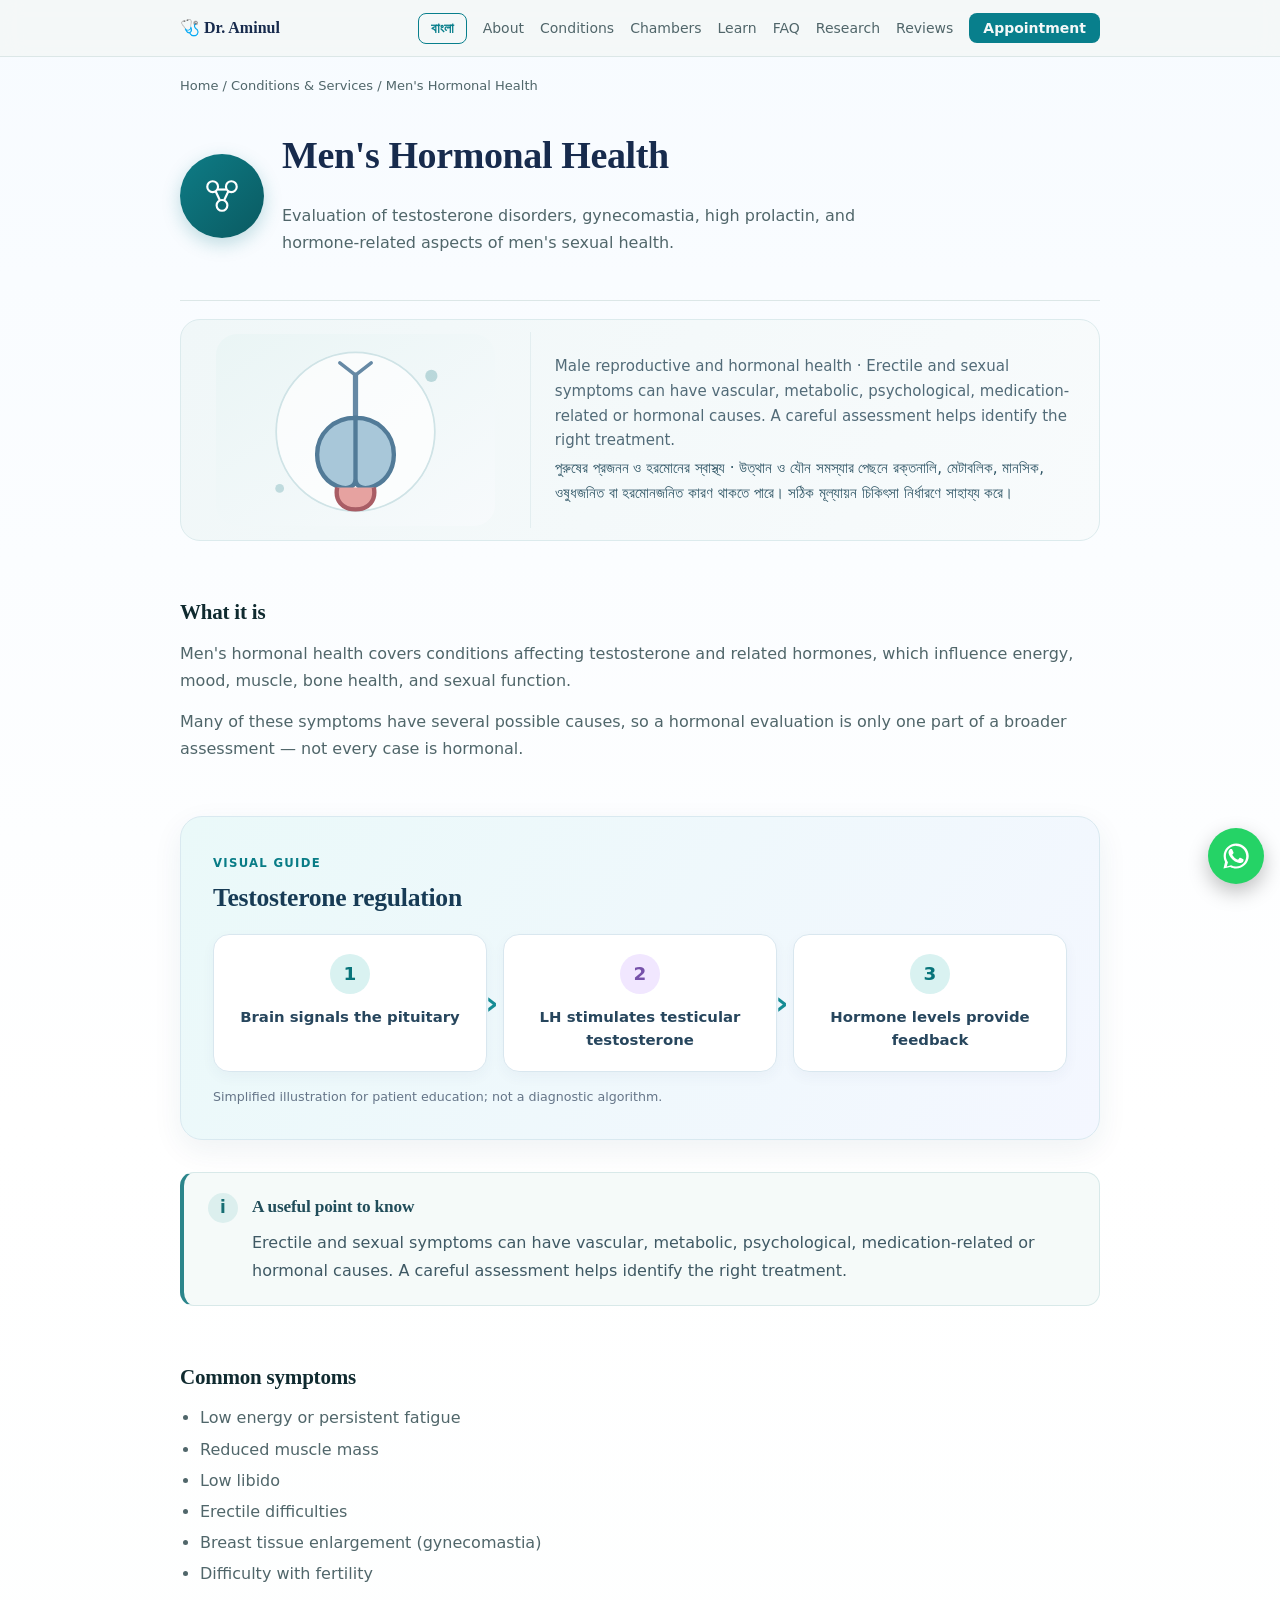
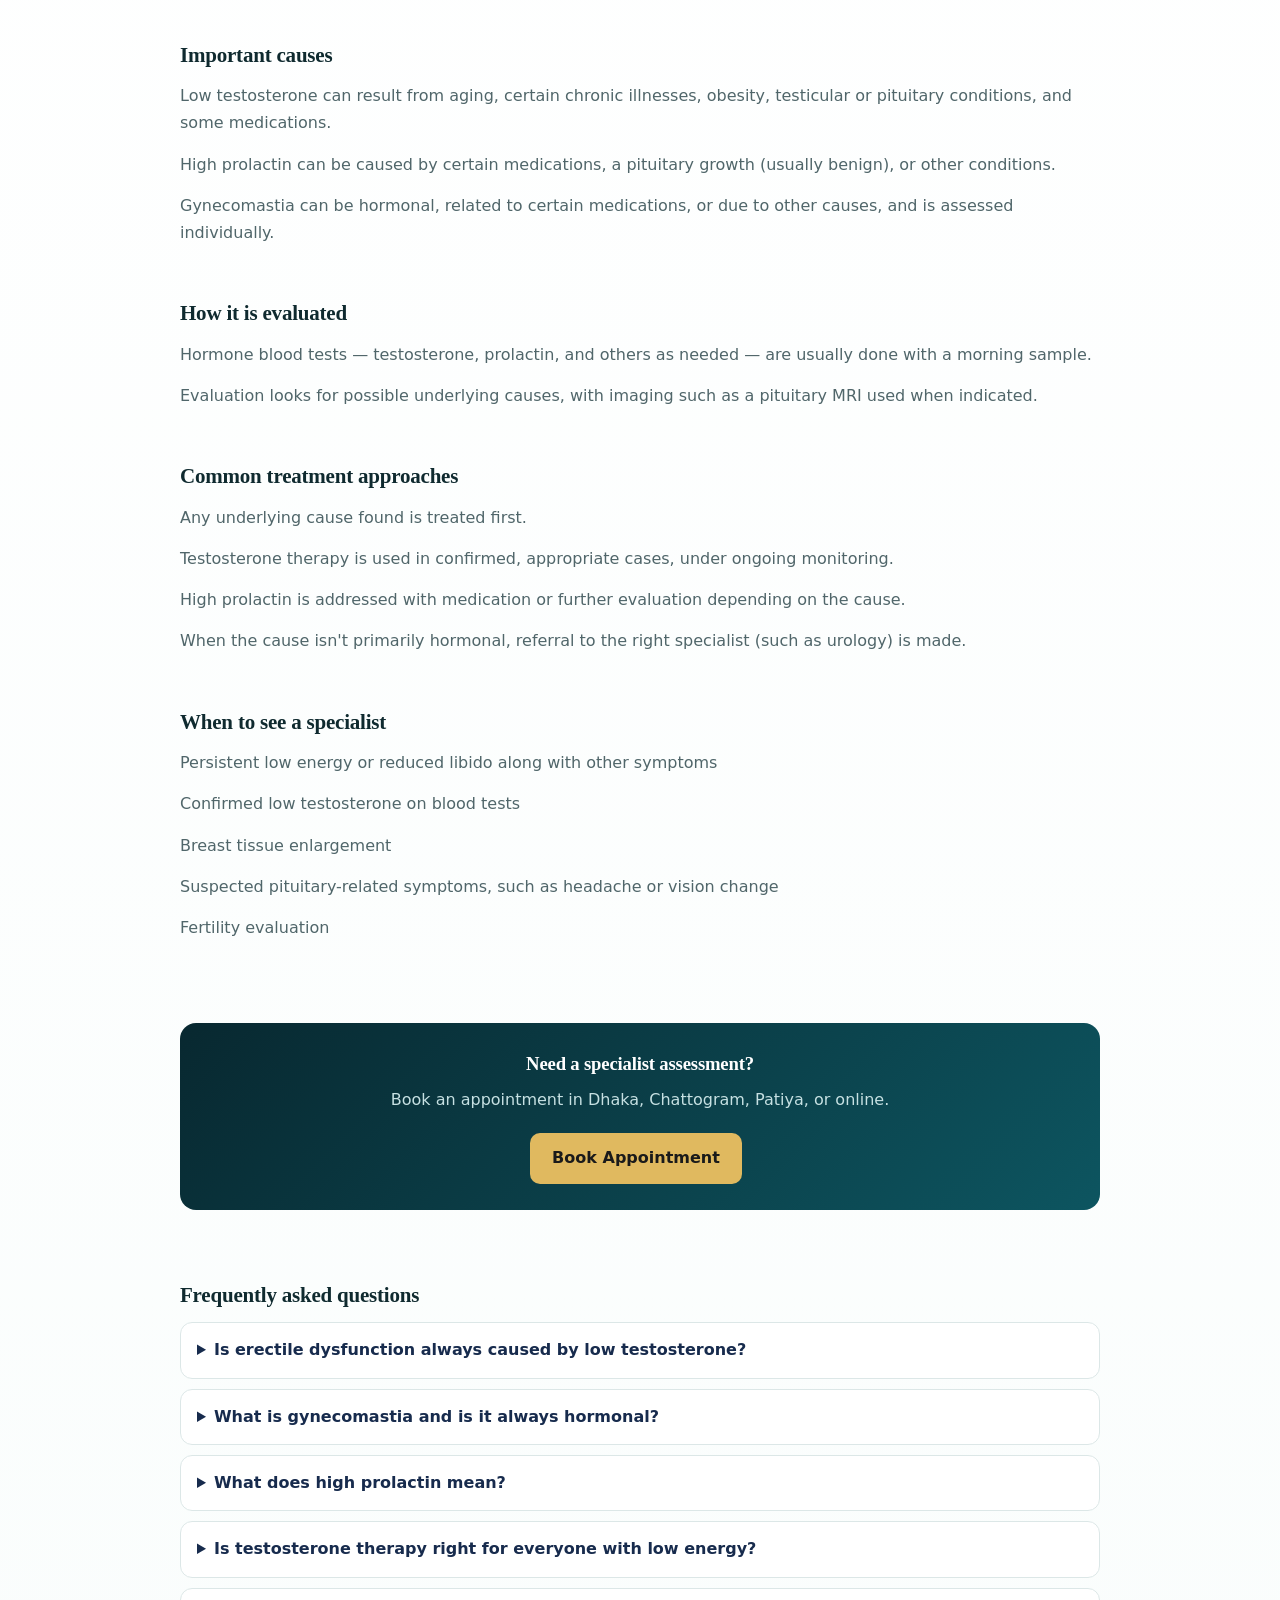
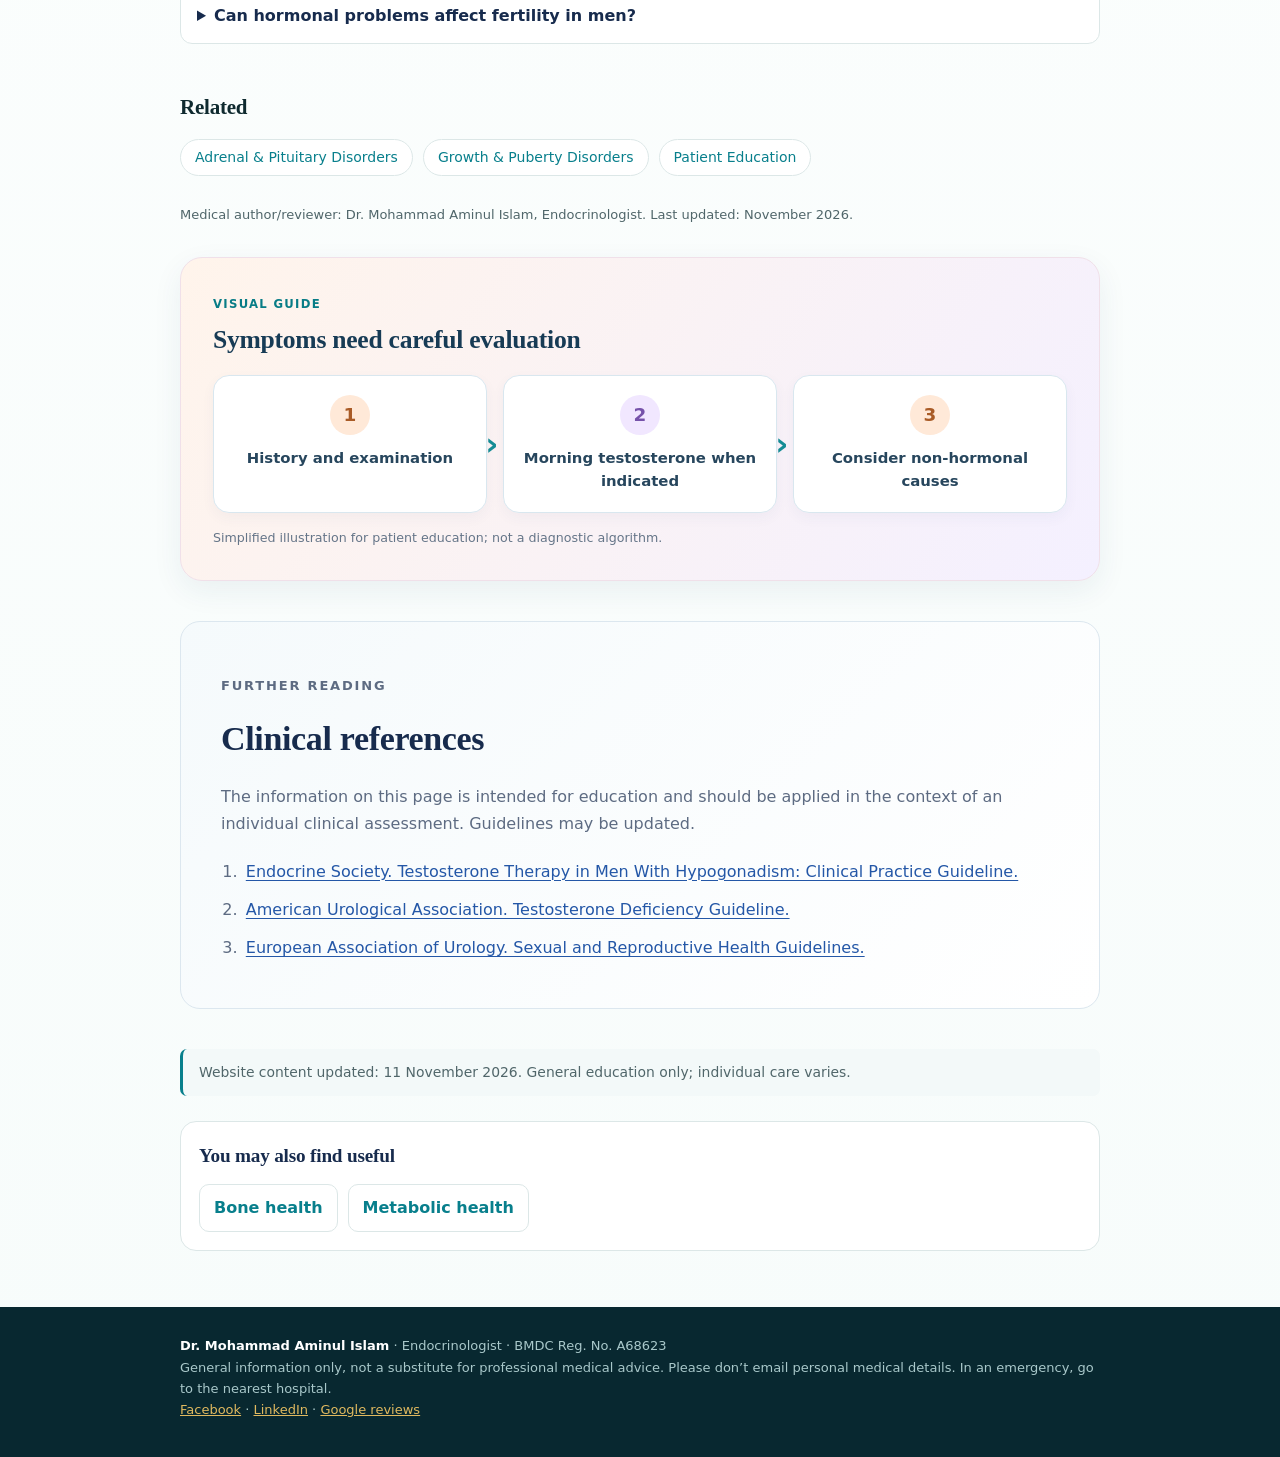
<file: mens.html>
<!DOCTYPE html>

<html lang="en"><head><meta charset="utf-8"/>
<meta content="width=device-width, initial-scale=1, viewport-fit=cover" name="viewport"/>
<title>Men's Hormonal Health | Dr. Mohammad Aminul Islam, Endocrinologist</title>
<meta content="Evaluation of testosterone disorders, gynecomastia, high prolactin, and hormone-related aspects of men's sexual health." name="description"/>
<meta content="index, follow" name="robots"/>
<link href="https://draminulislam.com/mens.html" rel="canonical"/>
<meta content="article" property="og:type"/>
<meta content="Men's Hormonal Health | Dr. Mohammad Aminul Islam" property="og:title"/>
<meta content="Evaluation of testosterone disorders, gynecomastia, high prolactin, and hormone-related aspects of men's sexual health." property="og:description"/>
<meta content="summary" name="twitter:card"/>
<link href="favicon.svg" rel="icon" type="image/svg+xml"/><link href="favicon-32.png" rel="icon" sizes="32x32"/><link href="favicon-180.png" rel="apple-touch-icon"/><link href="assets/style.css" rel="stylesheet"/>
<script type="application/ld+json">{"@context": "https://schema.org", "@type": "MedicalWebPage", "name": "Men's Hormonal Health", "description": "Evaluation of testosterone disorders, gynecomastia, high prolactin, and hormone-related aspects of men's sexual health.", "url": "https://draminulislam.com/mens.html", "lastReviewed": "2026-11-04", "reviewedBy": {"@type": "Physician", "name": "Dr. Mohammad Aminul Islam"}, "about": {"@type": "MedicalCondition", "name": "Men's Hormonal Health"}}</script>
<script type="application/ld+json">{"@context": "https://schema.org", "@type": "BreadcrumbList", "itemListElement": [{"@type": "ListItem", "position": 1, "name": "Home", "item": "https://draminulislam.com/"}, {"@type": "ListItem", "position": 2, "name": "Conditions & Services", "item": "https://draminulislam.com/index.html#care"}, {"@type": "ListItem", "position": 3, "name": "Men's Hormonal Health", "item": "https://draminulislam.com/mens.html"}]}</script>
<script type="application/ld+json">{"@context": "https://schema.org", "@type": "FAQPage", "mainEntity": [{"@type": "Question", "name": "Is erectile dysfunction always caused by low testosterone?", "acceptedAnswer": {"@type": "Answer", "text": "No, it has many possible causes including blood vessel, nerve, psychological, and medication-related factors; hormone testing is just one part of the assessment."}}, {"@type": "Question", "name": "What is gynecomastia and is it always hormonal?", "acceptedAnswer": {"@type": "Answer", "text": "It's enlargement of breast tissue in men; it can be hormonal, related to certain medications, or due to other causes, and is evaluated individually."}}, {"@type": "Question", "name": "What does high prolactin mean?", "acceptedAnswer": {"@type": "Answer", "text": "It can affect libido and fertility in men; causes range from medications to a pituitary growth, most of which are benign and treatable."}}, {"@type": "Question", "name": "Is testosterone therapy right for everyone with low energy?", "acceptedAnswer": {"@type": "Answer", "text": "No, it's only appropriate after blood tests confirm low testosterone and other causes are considered; it requires ongoing monitoring."}}, {"@type": "Question", "name": "Can hormonal problems affect fertility in men?", "acceptedAnswer": {"@type": "Answer", "text": "Yes, some hormonal imbalances can affect sperm production, which is why hormone testing is sometimes part of a fertility evaluation."}}]}</script>
<meta content="https://draminulislam.com/mens.html" property="og:url"/><meta content="https://draminulislam.com/social-preview.png" property="og:image"/><meta content="1200" property="og:image:width"/><meta content="630" property="og:image:height"/>
<style id="cms-design-variables">
:root{--cms-radius:16px;--cms-expertise-height:72px;--cms-trust-icon:58px;--cms-gap:16px;--cms-expertise-cols:3;--cms-trust-cols:3}
@media(min-width:951px){
.expertise-grid{grid-template-columns:repeat(var(--cms-expertise-cols),minmax(0,1fr))!important;gap:var(--cms-gap)!important}
#trust .trust-grid-new{grid-template-columns:repeat(var(--cms-trust-cols),minmax(0,1fr))!important;gap:var(--cms-gap)!important}
}
.expertise-grid .expertise-card>img{height:var(--cms-expertise-height)!important}
#trust .trust-icon-new{width:var(--cms-trust-icon)!important;height:var(--cms-trust-icon)!important;flex-basis:var(--cms-trust-icon)!important}
.expertise-card,#trust .trust-card-new{border-radius:var(--cms-radius)!important}
</style>
</head><body>
<header class="top"><div class="w"><a href="index.html" style="text-decoration:none;color:inherit"><span class="brand">🩺 Dr. Aminul</span></a><nav><button class="lt" id="lt" type="button">বাংলা</button><a data-site-edit="edit-001" href="index.html#about">About</a><a data-site-edit="edit-002" href="index.html#care">Conditions</a><a data-site-edit="edit-003" href="index.html#book">Chambers</a><a data-site-edit="edit-004" href="index.html#learn">Learn</a><a data-site-edit="edit-005" href="index.html#faq">FAQ</a><a data-site-edit="edit-006" href="index.html#research">Research</a><a data-site-edit="edit-007" href="index.html#reviews">Reviews</a><a class="bk" data-site-edit="edit-008" href="index.html#book">Appointment</a></nav></div></header>
<div class="w">
<p class="crumb"><a data-site-edit="edit-009" href="index.html">Home</a> / <a data-site-edit="edit-010" href="index.html#care">Conditions &amp; Services</a> / Men's Hormonal Health</p>
<header class="page-head cond-head"><div class="cond-badge"><svg height="46" viewbox="0 0 64 64" width="46" xmlns="http://www.w3.org/2000/svg"><circle cx="19" cy="19" fill="none" r="7.5" stroke="#fff" stroke-width="3"></circle><circle cx="45" cy="19" fill="none" r="7.5" stroke="#fff" stroke-width="3"></circle><circle cx="32" cy="45" fill="none" r="7.5" stroke="#fff" stroke-width="3"></circle><line stroke="#fff" stroke-width="3" x1="26" x2="38" y1="23" y2="23"></line><line stroke="#fff" stroke-width="3" x1="23" x2="29" y1="25" y2="38"></line><line stroke="#fff" stroke-width="3" x1="41" x2="35" y1="25" y2="38"></line></svg></div><div><h1><span class="en" data-site-edit="edit-011">Men's Hormonal Health</span><span class="bn" data-site-edit="edit-012">পুরুষদের হরমোন স্বাস্থ্য</span></h1><p class="sub"><span class="en" data-site-edit="edit-013">Evaluation of testosterone disorders, gynecomastia, high prolactin, and hormone-related aspects of men's sexual health.</span><span class="bn" data-site-edit="edit-014">টেস্টোস্টেরন সমস্যা, গাইনোকোমাস্টিয়া, উচ্চ প্রোল্যাকটিন এবং পুরুষদের যৌন স্বাস্থ্যের হরমোনজনিত দিকগুলোর মূল্যায়ন।</span></p></div></header>
<figure class="condition-visual"><img alt="Male reproductive and hormonal health" data-site-edit="edit-015" height="440" loading="eager" src="assets/medical-mens.svg" width="640"/><figcaption><span class="en" data-site-edit="edit-016">Male reproductive and hormonal health · Erectile and sexual symptoms can have vascular, metabolic, psychological, medication-related or hormonal causes. A careful assessment helps identify the right treatment.</span><span class="bn" data-site-edit="edit-017">পুরুষের প্রজনন ও হরমোনের স্বাস্থ্য · উত্থান ও যৌন সমস্যার পেছনে রক্তনালি, মেটাবলিক, মানসিক, ওষুধজনিত বা হরমোনজনিত কারণ থাকতে পারে। সঠিক মূল্যায়ন চিকিৎসা নির্ধারণে সাহায্য করে।</span></figcaption></figure>
<main>
<section class="reveal article"><h2><span class="en" data-site-edit="edit-018">What it is</span><span class="bn" data-site-edit="edit-019">এটি কী</span></h2><p><span class="en" data-site-edit="edit-020">Men's hormonal health covers conditions affecting testosterone and related hormones, which influence energy, mood, muscle, bone health, and sexual function.</span><span class="bn" data-site-edit="edit-021">পুরুষদের হরমোন স্বাস্থ্য টেস্টোস্টেরন ও সম্পর্কিত হরমোনকে প্রভাবিত করে এমন সমস্যা নিয়ে কাজ করে, যা শক্তি, মেজাজ, পেশি, হাড়ের স্বাস্থ্য ও যৌন কার্যক্ষমতাকে প্রভাবিত করে।</span></p><p><span class="en" data-site-edit="edit-022">Many of these symptoms have several possible causes, so a hormonal evaluation is only one part of a broader assessment — not every case is hormonal.</span><span class="bn" data-site-edit="edit-023">এই লক্ষণগুলোর অনেক সম্ভাব্য কারণ থাকতে পারে, তাই হরমোন মূল্যায়ন বৃহত্তর মূল্যায়নের একটি অংশ মাত্র — প্রতিটি ক্ষেত্রেই হরমোনজনিত কারণ থাকে না।</span></p></section><figure class="learning-figure diagram-a"><figcaption><span class="learning-kicker"><span class="en" data-site-edit="edit-024">VISUAL GUIDE</span><span class="bn" data-site-edit="edit-025">চিত্রে সহজ ব্যাখ্যা</span></span><h2><span class="en" data-site-edit="edit-026">Testosterone regulation</span><span class="bn" data-site-edit="edit-027">টেস্টোস্টেরন কীভাবে নিয়ন্ত্রিত হয়</span></h2></figcaption><div class="learning-flow"><div class="learning-step"><div aria-hidden="true" class="learning-symbol">1</div><p><span class="en" data-site-edit="edit-028">Brain signals the pituitary</span><span class="bn" data-site-edit="edit-029">মস্তিষ্ক পিটুইটারিকে সংকেত দেয়</span></p></div><div class="learning-step"><div aria-hidden="true" class="learning-symbol">2</div><p><span class="en" data-site-edit="edit-030">LH stimulates testicular testosterone</span><span class="bn" data-site-edit="edit-031">LH অণ্ডকোষে টেস্টোস্টেরন তৈরিতে সাহায্য করে</span></p></div><div class="learning-step"><div aria-hidden="true" class="learning-symbol">3</div><p><span class="en" data-site-edit="edit-032">Hormone levels provide feedback</span><span class="bn" data-site-edit="edit-033">হরমোনের মাত্রা ফিরতি সংকেত দেয়</span></p></div></div><p class="learning-disclaimer"><span class="en" data-site-edit="edit-034">Simplified illustration for patient education; not a diagnostic algorithm.</span><span class="bn" data-site-edit="edit-035">রোগীকে সহজভাবে বোঝানোর চিত্র; এটি রোগ নির্ণয়ের নির্দেশিকা নয়।</span></p></figure>
<section class="key-clinical-note"><div aria-hidden="true" class="note-mark">i</div><div><h2><span class="en" data-site-edit="edit-036">A useful point to know</span><span class="bn" data-site-edit="edit-037">জেনে রাখা জরুরি</span></h2><p><span class="en" data-site-edit="edit-038">Erectile and sexual symptoms can have vascular, metabolic, psychological, medication-related or hormonal causes. A careful assessment helps identify the right treatment.</span><span class="bn" data-site-edit="edit-039">উত্থান ও যৌন সমস্যার পেছনে রক্তনালি, মেটাবলিক, মানসিক, ওষুধজনিত বা হরমোনজনিত কারণ থাকতে পারে। সঠিক মূল্যায়ন চিকিৎসা নির্ধারণে সাহায্য করে।</span></p></div></section>
<section class="reveal article"><h2><span class="en" data-site-edit="edit-040">Common symptoms</span><span class="bn" data-site-edit="edit-041">সাধারণ লক্ষণ</span></h2><ul><li><span class="en" data-site-edit="edit-042">Low energy or persistent fatigue</span><span class="bn" data-site-edit="edit-043">কম শক্তি বা ক্রমাগত ক্লান্তি</span></li><li><span class="en" data-site-edit="edit-044">Reduced muscle mass</span><span class="bn" data-site-edit="edit-045">পেশির ভর কমে যাওয়া</span></li><li><span class="en" data-site-edit="edit-046">Low libido</span><span class="bn" data-site-edit="edit-047">যৌন আগ্রহ কমে যাওয়া</span></li><li><span class="en" data-site-edit="edit-048">Erectile difficulties</span><span class="bn" data-site-edit="edit-049">উত্থানজনিত সমস্যা</span></li><li><span class="en" data-site-edit="edit-050">Breast tissue enlargement (gynecomastia)</span><span class="bn" data-site-edit="edit-051">স্তনের টিস্যু বৃদ্ধি (গাইনোকোমাস্টিয়া)</span></li><li><span class="en" data-site-edit="edit-052">Difficulty with fertility</span><span class="bn" data-site-edit="edit-053">বন্ধ্যাত্ব সমস্যা</span></li></ul></section>
<section class="reveal article"><h2><span class="en" data-site-edit="edit-054">Important causes</span><span class="bn" data-site-edit="edit-055">গুরুত্বপূর্ণ কারণ</span></h2><p><span class="en" data-site-edit="edit-056">Low testosterone can result from aging, certain chronic illnesses, obesity, testicular or pituitary conditions, and some medications.</span><span class="bn" data-site-edit="edit-057">বয়স বৃদ্ধি, কিছু দীর্ঘস্থায়ী রোগ, স্থূলতা, টেস্টিস বা পিটুইটারি সমস্যা এবং কিছু ওষুধের কারণে টেস্টোস্টেরন কমে যেতে পারে।</span></p><p><span class="en" data-site-edit="edit-058">High prolactin can be caused by certain medications, a pituitary growth (usually benign), or other conditions.</span><span class="bn" data-site-edit="edit-059">কিছু ওষুধ, পিটুইটারি গ্রোথ (সাধারণত নিরীহ) বা অন্যান্য সমস্যার কারণে প্রোল্যাকটিন বেড়ে যেতে পারে।</span></p><p><span class="en" data-site-edit="edit-060">Gynecomastia can be hormonal, related to certain medications, or due to other causes, and is assessed individually.</span><span class="bn" data-site-edit="edit-061">গাইনোকোমাস্টিয়া হরমোনজনিত, কিছু ওষুধ-সম্পর্কিত বা অন্য কারণে হতে পারে, এবং এটি পৃথকভাবে মূল্যায়ন করা হয়।</span></p></section>
<section class="reveal article"><h2><span class="en" data-site-edit="edit-062">How it is evaluated</span><span class="bn" data-site-edit="edit-063">কীভাবে মূল্যায়ন করা হয়</span></h2><p><span class="en" data-site-edit="edit-064">Hormone blood tests — testosterone, prolactin, and others as needed — are usually done with a morning sample.</span><span class="bn" data-site-edit="edit-065">টেস্টোস্টেরন, প্রোল্যাকটিন ও প্রয়োজন অনুযায়ী অন্যান্য হরমোনের রক্ত পরীক্ষা সাধারণত সকালের নমুনায় করা হয়।</span></p><p><span class="en" data-site-edit="edit-066">Evaluation looks for possible underlying causes, with imaging such as a pituitary MRI used when indicated.</span><span class="bn" data-site-edit="edit-067">সম্ভাব্য অন্তর্নিহিত কারণ খুঁজতে মূল্যায়ন করা হয়, এবং প্রয়োজনে পিটুইটারি এমআরআই-এর মতো ইমেজিং ব্যবহার করা হয়।</span></p></section>
<section class="reveal article"><h2><span class="en" data-site-edit="edit-068">Common treatment approaches</span><span class="bn" data-site-edit="edit-069">সাধারণ চিকিৎসার পদ্ধতি</span></h2><p><span class="en" data-site-edit="edit-070">Any underlying cause found is treated first.</span><span class="bn" data-site-edit="edit-071">প্রথমে যেকোনো অন্তর্নিহিত কারণের চিকিৎসা করা হয়।</span></p><p><span class="en" data-site-edit="edit-072">Testosterone therapy is used in confirmed, appropriate cases, under ongoing monitoring.</span><span class="bn" data-site-edit="edit-073">নিশ্চিত ও উপযুক্ত ক্ষেত্রে চলমান পর্যবেক্ষণের অধীনে টেস্টোস্টেরন থেরাপি ব্যবহার করা হয়।</span></p><p><span class="en" data-site-edit="edit-074">High prolactin is addressed with medication or further evaluation depending on the cause.</span><span class="bn" data-site-edit="edit-075">কারণ অনুযায়ী উচ্চ প্রোল্যাকটিনের চিকিৎসা ওষুধ বা আরও মূল্যায়নের মাধ্যমে করা হয়।</span></p><p><span class="en" data-site-edit="edit-076">When the cause isn't primarily hormonal, referral to the right specialist (such as urology) is made.</span><span class="bn" data-site-edit="edit-077">কারণ মূলত হরমোনজনিত না হলে উপযুক্ত বিশেষজ্ঞের (যেমন ইউরোলজি) কাছে রেফার করা হয়।</span></p></section>
<section class="reveal article"><h2><span class="en" data-site-edit="edit-078">When to see a specialist</span><span class="bn" data-site-edit="edit-079">কখন বিশেষজ্ঞ দেখাবেন</span></h2><p><span class="en" data-site-edit="edit-080">Persistent low energy or reduced libido along with other symptoms</span><span class="bn" data-site-edit="edit-081">অন্যান্য লক্ষণসহ ক্রমাগত কম শক্তি বা যৌন আগ্রহ হ্রাস</span></p><p><span class="en" data-site-edit="edit-082">Confirmed low testosterone on blood tests</span><span class="bn" data-site-edit="edit-083">রক্ত পরীক্ষায় নিশ্চিত কম টেস্টোস্টেরন</span></p><p><span class="en" data-site-edit="edit-084">Breast tissue enlargement</span><span class="bn" data-site-edit="edit-085">স্তনের টিস্যু বৃদ্ধি</span></p><p><span class="en" data-site-edit="edit-086">Suspected pituitary-related symptoms, such as headache or vision change</span><span class="bn" data-site-edit="edit-087">পিটুইটারি-সম্পর্কিত সন্দেহজনক লক্ষণ, যেমন মাথাব্যথা বা দৃষ্টি পরিবর্তন</span></p><p><span class="en" data-site-edit="edit-088">Fertility evaluation</span><span class="bn" data-site-edit="edit-089">বন্ধ্যাত্ব মূল্যায়নের প্রয়োজনে</span></p></section>
<section class="reveal article"><div class="cta-banner"><h3><span class="en" data-site-edit="edit-090">Need a specialist assessment?</span><span class="bn" data-site-edit="edit-091">বিশেষজ্ঞ মূল্যায়ন দরকার?</span></h3><p><span class="en" data-site-edit="edit-092">Book an appointment in Dhaka, Chattogram, Patiya, or online.</span><span class="bn" data-site-edit="edit-093">ঢাকা, চট্টগ্রাম, পটিয়া অথবা অনলাইনে অ্যাপয়েন্টমেন্ট নিন।</span></p><a class="btn" href="index.html#book"><span class="en" data-site-edit="edit-094">Book Appointment</span><span class="bn" data-site-edit="edit-095">অ্যাপয়েন্টমেন্ট নিন</span></a></div></section>
<section class="reveal article"><h2><span class="en" data-site-edit="edit-096">Frequently asked questions</span><span class="bn" data-site-edit="edit-097">প্রায়শই জিজ্ঞাসিত প্রশ্ন</span></h2><details><summary><span class="en" data-site-edit="edit-098">Is erectile dysfunction always caused by low testosterone?</span><span class="bn" data-site-edit="edit-099">উত্থানজনিত সমস্যা কি সবসময় কম টেস্টোস্টেরনের কারণে হয়?</span></summary><p><span class="en" data-site-edit="edit-100">No, it has many possible causes including blood vessel, nerve, psychological, and medication-related factors; hormone testing is just one part of the assessment.</span><span class="bn" data-site-edit="edit-101">না, এর অনেক সম্ভাব্য কারণ রয়েছে, যেমন রক্তনালী, স্নায়ু, মানসিক ও ওষুধ-সম্পর্কিত কারণ; হরমোন পরীক্ষা মূল্যায়নের একটি অংশ মাত্র।</span></p></details><details><summary><span class="en" data-site-edit="edit-102">What is gynecomastia and is it always hormonal?</span><span class="bn" data-site-edit="edit-103">গাইনোকোমাস্টিয়া কী এবং এটি কি সবসময় হরমোনজনিত?</span></summary><p><span class="en" data-site-edit="edit-104">It's enlargement of breast tissue in men; it can be hormonal, related to certain medications, or due to other causes, and is evaluated individually.</span><span class="bn" data-site-edit="edit-105">এটি পুরুষদের স্তনের টিস্যু বৃদ্ধি; এটি হরমোনজনিত, কিছু ওষুধ-সম্পর্কিত বা অন্য কারণে হতে পারে, এবং পৃথকভাবে মূল্যায়ন করা হয়।</span></p></details><details><summary><span class="en" data-site-edit="edit-106">What does high prolactin mean?</span><span class="bn" data-site-edit="edit-107">উচ্চ প্রোল্যাকটিনের অর্থ কী?</span></summary><p><span class="en" data-site-edit="edit-108">It can affect libido and fertility in men; causes range from medications to a pituitary growth, most of which are benign and treatable.</span><span class="bn" data-site-edit="edit-109">এটি পুরুষদের যৌন আগ্রহ ও উর্বরতাকে প্রভাবিত করতে পারে; কারণ ওষুধ থেকে শুরু করে পিটুইটারি গ্রোথ পর্যন্ত হতে পারে, যার অধিকাংশই নিরীহ ও চিকিৎসাযোগ্য।</span></p></details><details><summary><span class="en" data-site-edit="edit-110">Is testosterone therapy right for everyone with low energy?</span><span class="bn" data-site-edit="edit-111">কম শক্তির সবার জন্য কি টেস্টোস্টেরন থেরাপি উপযুক্ত?</span></summary><p><span class="en" data-site-edit="edit-112">No, it's only appropriate after blood tests confirm low testosterone and other causes are considered; it requires ongoing monitoring.</span><span class="bn" data-site-edit="edit-113">না, রক্ত পরীক্ষায় কম টেস্টোস্টেরন নিশ্চিত হওয়ার পর এবং অন্যান্য কারণ বিবেচনা করেই এটি উপযুক্ত হয়; এর জন্য চলমান পর্যবেক্ষণ প্রয়োজন।</span></p></details><details><summary><span class="en" data-site-edit="edit-114">Can hormonal problems affect fertility in men?</span><span class="bn" data-site-edit="edit-115">হরমোনজনিত সমস্যা কি পুরুষদের বন্ধ্যাত্বের কারণ হতে পারে?</span></summary><p><span class="en" data-site-edit="edit-116">Yes, some hormonal imbalances can affect sperm production, which is why hormone testing is sometimes part of a fertility evaluation.</span><span class="bn" data-site-edit="edit-117">হ্যাঁ, কিছু হরমোন ভারসাম্যহীনতা শুক্রাণু উৎপাদনকে প্রভাবিত করতে পারে, তাই হরমোন পরীক্ষা কখনো কখনো বন্ধ্যাত্ব মূল্যায়নের অংশ হয়।</span></p></details></section>
<section class="reveal article"><h2><span class="en" data-site-edit="edit-118">Related</span><span class="bn" data-site-edit="edit-119">সম্পর্কিত</span></h2><div class="related"><a href="adrenal.html"><span class="en" data-site-edit="edit-120">Adrenal &amp; Pituitary Disorders</span><span class="bn" data-site-edit="edit-121">অ্যাড্রিনাল ও পিটুইটারি রোগ</span></a><a href="growth.html"><span class="en" data-site-edit="edit-122">Growth &amp; Puberty Disorders</span><span class="bn" data-site-edit="edit-123">বৃদ্ধি ও বয়ঃসন্ধি সমস্যা</span></a><a href="index.html#learn"><span class="en" data-site-edit="edit-124">Patient Education</span><span class="bn" data-site-edit="edit-125">রোগী শিক্ষা</span></a></div></section>
<p class="meta-line"><span class="en" data-site-edit="edit-126">Medical author/reviewer: Dr. Mohammad Aminul Islam, Endocrinologist. Last updated: November 2026.</span><span class="bn" data-site-edit="edit-127">চিকিৎসা লেখক/পর্যালোচক: ডা. মোহাম্মদ আমিনুল ইসলাম, এন্ডোক্রাইনোলজিস্ট। সর্বশেষ হালনাগাদ: নভেম্বর ২০২৬।</span></p>
<figure class="learning-figure diagram-b"><figcaption><span class="learning-kicker"><span class="en" data-site-edit="edit-128">VISUAL GUIDE</span><span class="bn" data-site-edit="edit-129">চিত্রে সহজ ব্যাখ্যা</span></span><h2><span class="en" data-site-edit="edit-130">Symptoms need careful evaluation</span><span class="bn" data-site-edit="edit-131">উপসর্গের সঠিক মূল্যায়ন জরুরি</span></h2></figcaption><div class="learning-flow"><div class="learning-step"><div aria-hidden="true" class="learning-symbol">1</div><p><span class="en" data-site-edit="edit-132">History and examination</span><span class="bn" data-site-edit="edit-133">রোগের ইতিহাস ও পরীক্ষা</span></p></div><div class="learning-step"><div aria-hidden="true" class="learning-symbol">2</div><p><span class="en" data-site-edit="edit-134">Morning testosterone when indicated</span><span class="bn" data-site-edit="edit-135">প্রয়োজনে সকালে টেস্টোস্টেরন পরীক্ষা</span></p></div><div class="learning-step"><div aria-hidden="true" class="learning-symbol">3</div><p><span class="en" data-site-edit="edit-136">Consider non-hormonal causes</span><span class="bn" data-site-edit="edit-137">হরমোন ছাড়াও অন্য কারণ বিবেচনা</span></p></div></div><p class="learning-disclaimer"><span class="en" data-site-edit="edit-138">Simplified illustration for patient education; not a diagnostic algorithm.</span><span class="bn" data-site-edit="edit-139">রোগীকে সহজভাবে বোঝানোর চিত্র; এটি রোগ নির্ণয়ের নির্দেশিকা নয়।</span></p></figure><section aria-labelledby="references-heading" class="clinical-references" id="clinical-references">
<div class="references-inner">
<p class="eyebrow" data-site-edit="edit-140">Further reading</p>
<h2 data-site-edit="edit-141" id="references-heading">Clinical references</h2>
<p data-site-edit="edit-142">The information on this page is intended for education and should be applied in the context of an individual clinical assessment. Guidelines may be updated.</p>
<ol><li><a data-site-edit="edit-143" href="https://www.endocrine.org/clinical-practice-guidelines/testosterone-therapy" rel="noopener noreferrer" target="_blank">Endocrine Society. Testosterone Therapy in Men With Hypogonadism: Clinical Practice Guideline.</a></li>
<li><a data-site-edit="edit-144" href="https://www.auanet.org/guidelines-and-quality/guidelines/testosterone-deficiency-guideline" rel="noopener noreferrer" target="_blank">American Urological Association. Testosterone Deficiency Guideline.</a></li>
<li><a data-site-edit="edit-145" href="https://uroweb.org/guidelines/sexual-and-reproductive-health" rel="noopener noreferrer" target="_blank">European Association of Urology. Sexual and Reproductive Health Guidelines.</a></li></ol>
</div>
</section>
<section aria-label="Content review" class="editorial-review"><span class="en" data-site-edit="edit-146">Website content updated: 11 November 2026. General education only; individual care varies.</span><span class="bn" data-site-edit="edit-147">ওয়েবসাইটের তথ্য হালনাগাদ: ১১ নভেম্বর ২০২৬। এটি সাধারণ স্বাস্থ্যশিক্ষার জন্য; চিকিৎসা রোগীভেদে ভিন্ন হতে পারে।</span></section><section class="related-care-links"><h2><span class="en" data-site-edit="edit-148">You may also find useful</span><span class="bn" data-site-edit="edit-149">আরও যে বিষয়গুলো জানতে পারেন</span></h2><div><a href="bone.html"><span class="en" data-site-edit="edit-150">Bone health</span><span class="bn" data-site-edit="edit-151">হাড়ের স্বাস্থ্য</span></a><a href="obesity.html"><span class="en" data-site-edit="edit-152">Metabolic health</span><span class="bn" data-site-edit="edit-153">মেটাবলিক স্বাস্থ্য</span></a></div></section></main>
</div>
<footer><div class="w"><b>Dr. Mohammad Aminul Islam</b> · Endocrinologist · BMDC Reg. No. A68623<br/>General information only, not a substitute for professional medical advice. Please don’t email personal medical details. In an emergency, go to the nearest hospital.<br/><a data-site-edit="edit-154" href="https://www.facebook.com/share/16Ec8BLWMN2/">Facebook</a> · <a data-site-edit="edit-155" href="https://www.linkedin.com/in/mohammad-aminul-islam-686091294">LinkedIn</a> · <a data-site-edit="edit-156" href="https://share.google/inh2LFFBDtszWjzEe">Google reviews</a></div></footer>
<a aria-label="Chat on WhatsApp" class="wa-float" href="https://wa.me/8801871550536"><svg fill="#fff" viewbox="0 0 24 24" xmlns="http://www.w3.org/2000/svg"><path d="M17.472 14.382c-.297-.149-1.758-.867-2.03-.967-.273-.099-.471-.148-.67.15-.197.297-.767.966-.94 1.164-.173.199-.347.223-.644.075-.297-.15-1.255-.463-2.39-1.475-.883-.788-1.48-1.761-1.653-2.059-.173-.297-.018-.458.13-.606.134-.133.298-.347.446-.52.149-.174.198-.298.298-.497.099-.198.05-.371-.025-.52-.075-.149-.669-1.612-.916-2.207-.242-.579-.487-.5-.669-.51-.173-.008-.371-.01-.57-.01-.198 0-.52.074-.792.372-.272.297-1.04 1.016-1.04 2.479 0 1.462 1.065 2.875 1.213 3.074.149.198 2.096 3.2 5.077 4.487.709.306 1.262.489 1.694.625.712.227 1.36.195 1.871.118.571-.085 1.758-.719 2.006-1.413.248-.694.248-1.289.173-1.413-.074-.124-.272-.198-.57-.347z"></path><path d="M12.05 22c-1.66 0-3.29-.416-4.73-1.204L2 22l1.23-5.212A9.94 9.94 0 0 1 2.1 12.05C2.1 6.5 6.6 2 12.15 2 17.7 2 22.2 6.5 22.2 12.05 22.2 17.6 17.7 22 12.05 22zm0-18.15c-4.5 0-8.15 3.65-8.15 8.15 0 1.84.62 3.55 1.67 4.92l-.99 3.4 3.5-.99a8.1 8.1 0 0 0 3.97 1.02c4.5 0 8.15-3.65 8.15-8.15 0-4.5-3.65-8.15-8.15-8.15z"></path></svg></a>
<script src="assets/site.js"></script>
<!-- Cloudflare Web Analytics --><script data-cf-beacon='{"token": "9aac8f202bf84d368d12aa6f4e58ab03"}' src="https://static.cloudflareinsights.com/beacon.min.js" type="module"></script><!-- End Cloudflare Web Analytics -->
<nav aria-label="Quick appointment actions" class="mobile-appointment-bar"><a aria-label="Call BRAC Healthcare appointments" href="tel:+8801335083990"><span aria-hidden="true">☎</span> <span class="en" data-site-edit="edit-157">Call</span><span class="bn" data-site-edit="edit-158">কল</span></a><a aria-label="WhatsApp appointment enquiry" href="https://wa.me/8801871550536"><span aria-hidden="true">✉</span> WhatsApp</a><a class="book-action" href="index.html#book"><span aria-hidden="true">▣</span> <span class="en" data-site-edit="edit-159">Chambers</span><span class="bn" data-site-edit="edit-160">চেম্বার</span></a></nav><script src="assets/page-editor.js" defer></script>
<script src="assets/design-editor.js" defer></script>
</body></html>
</file>
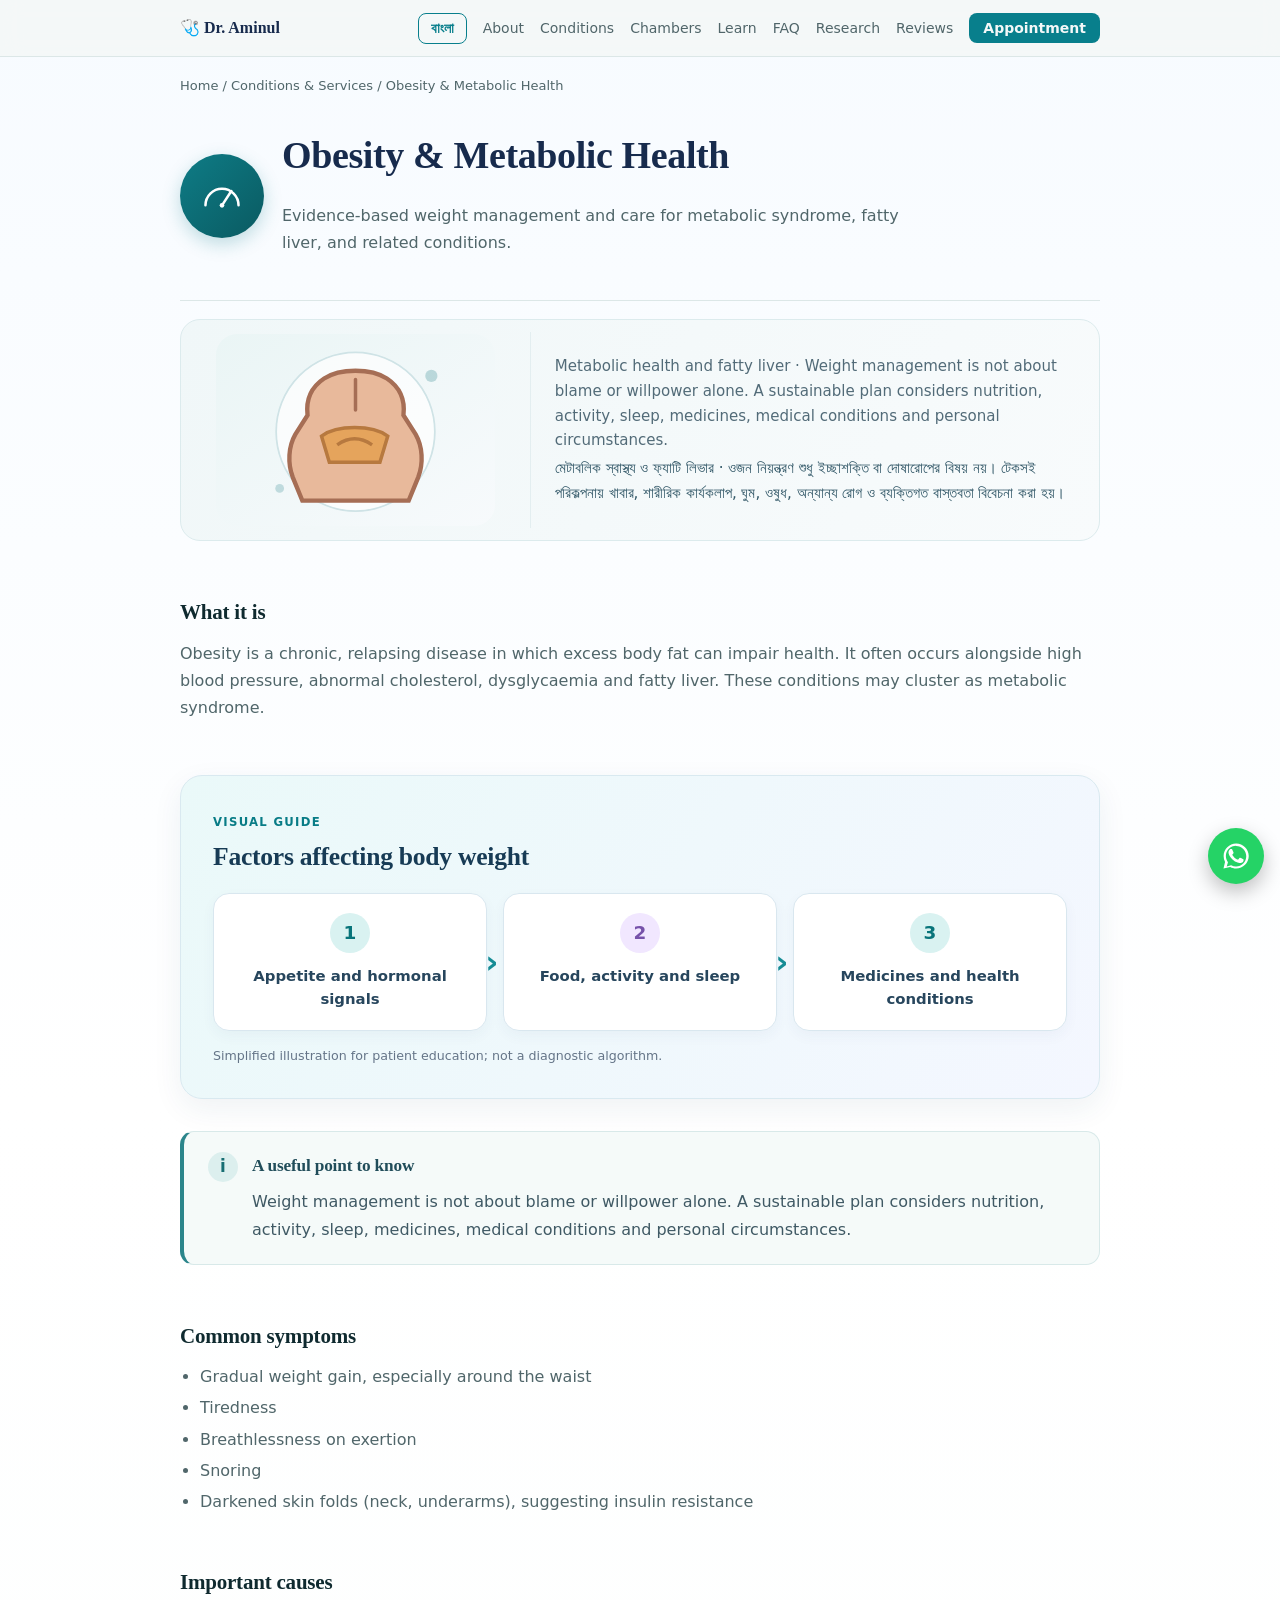
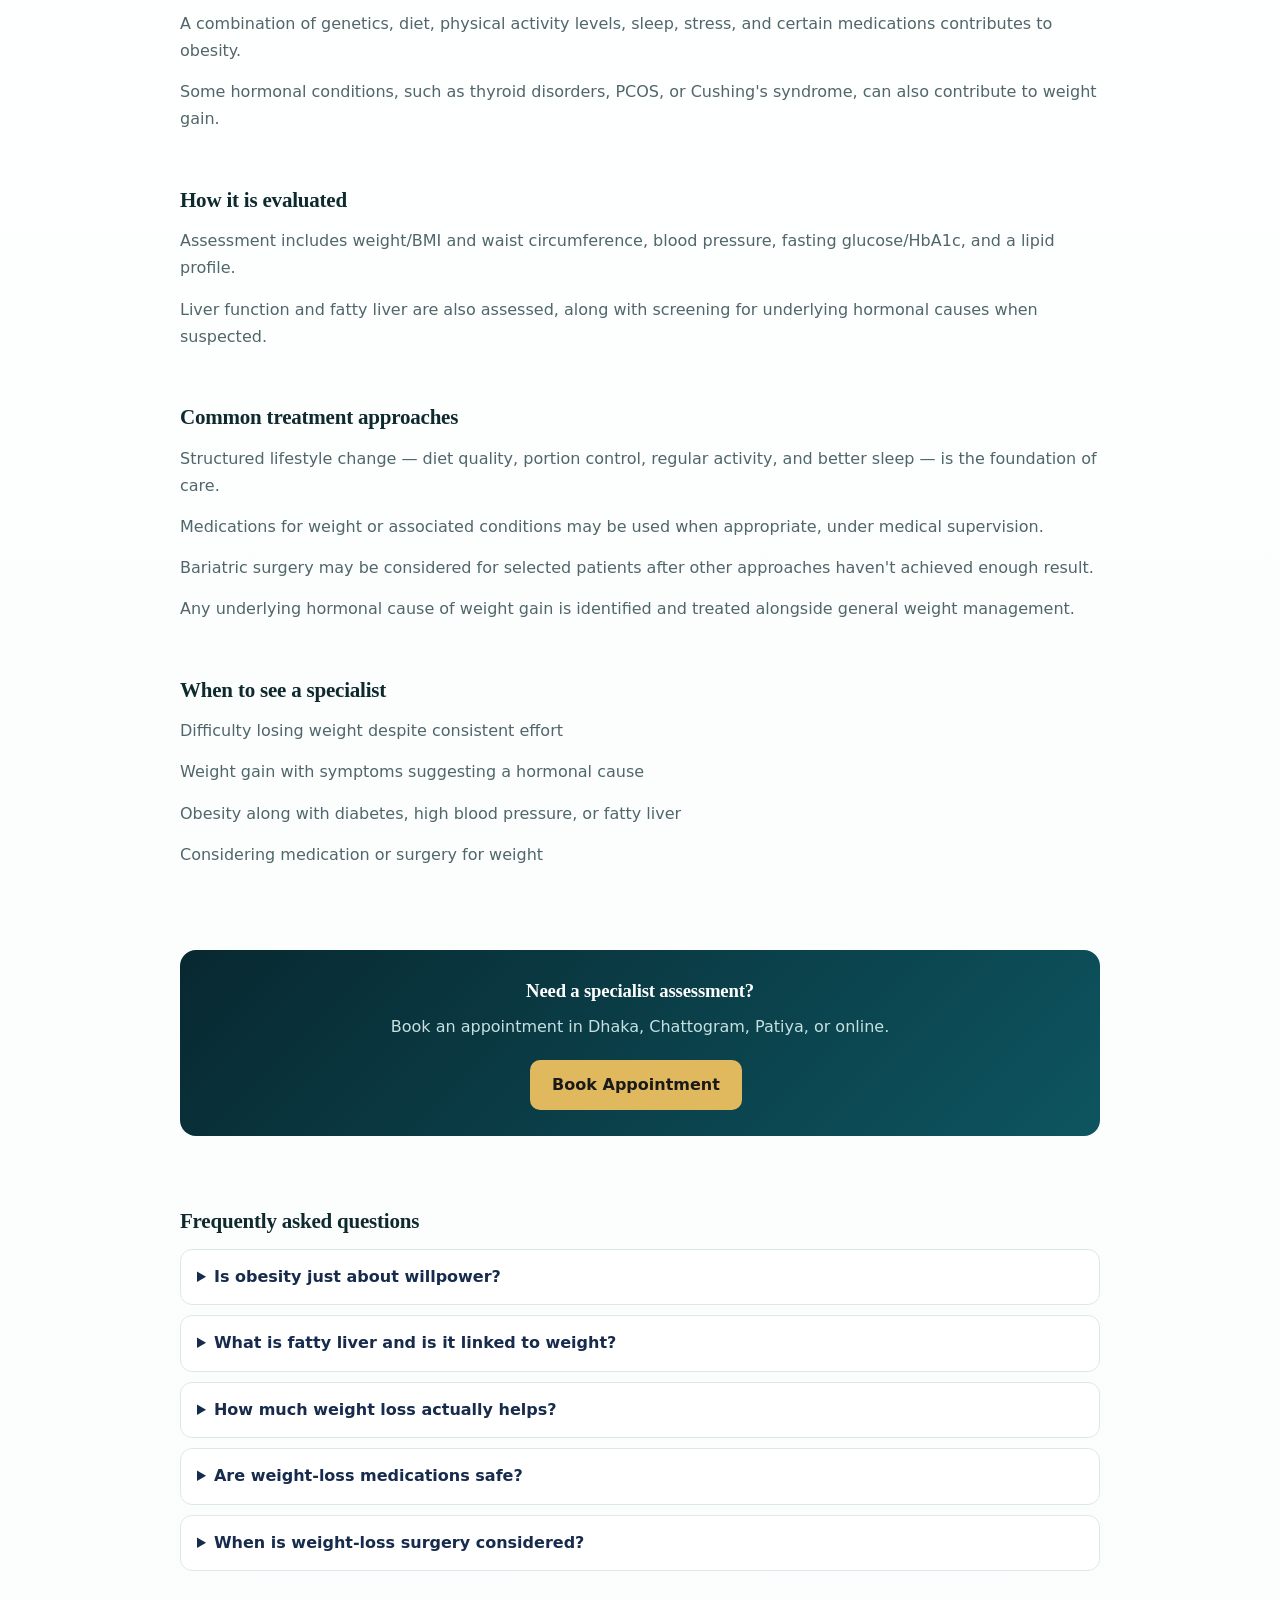
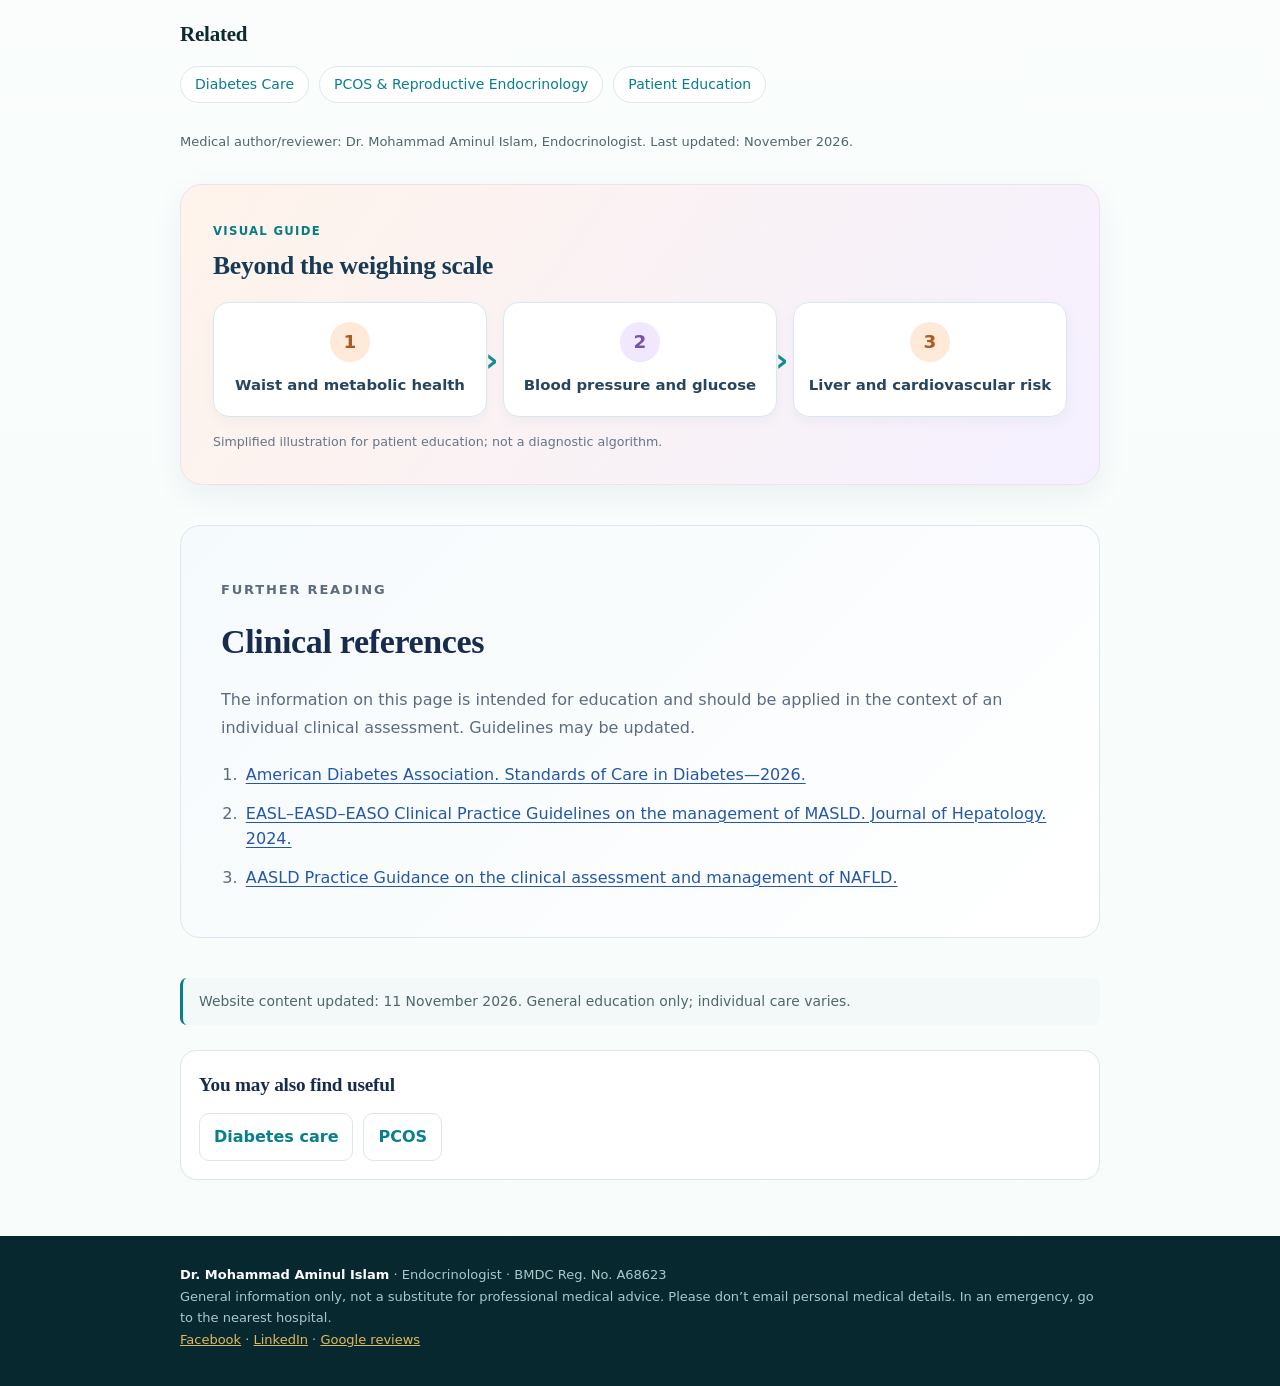
<file: obesity.html>
<!DOCTYPE html>

<html lang="en"><head><meta charset="utf-8"/>
<meta content="width=device-width, initial-scale=1, viewport-fit=cover" name="viewport"/>
<title>Obesity &amp; Metabolic Health | Dr. Mohammad Aminul Islam, Endocrinologist</title>
<meta content="Evidence-based weight management and care for metabolic syndrome, fatty liver, and related conditions." name="description"/>
<meta content="index, follow" name="robots"/>
<link href="https://draminulislam.com/obesity.html" rel="canonical"/>
<meta content="article" property="og:type"/>
<meta content="Obesity &amp; Metabolic Health | Dr. Mohammad Aminul Islam" property="og:title"/>
<meta content="Evidence-based weight management and care for metabolic syndrome, fatty liver, and related conditions." property="og:description"/>
<meta content="summary" name="twitter:card"/>
<link href="favicon.svg" rel="icon" type="image/svg+xml"/><link href="favicon-32.png" rel="icon" sizes="32x32"/><link href="favicon-180.png" rel="apple-touch-icon"/><link href="assets/style.css" rel="stylesheet"/>
<script type="application/ld+json">{"@context": "https://schema.org", "@type": "MedicalWebPage", "name": "Obesity & Metabolic Health", "description": "Evidence-based weight management and care for metabolic syndrome, fatty liver, and related conditions.", "url": "https://draminulislam.com/obesity.html", "lastReviewed": "2026-11-04", "reviewedBy": {"@type": "Physician", "name": "Dr. Mohammad Aminul Islam"}, "about": {"@type": "MedicalCondition", "name": "Obesity & Metabolic Health"}}</script>
<script type="application/ld+json">{"@context": "https://schema.org", "@type": "BreadcrumbList", "itemListElement": [{"@type": "ListItem", "position": 1, "name": "Home", "item": "https://draminulislam.com/"}, {"@type": "ListItem", "position": 2, "name": "Conditions & Services", "item": "https://draminulislam.com/index.html#care"}, {"@type": "ListItem", "position": 3, "name": "Obesity & Metabolic Health", "item": "https://draminulislam.com/obesity.html"}]}</script>
<script type="application/ld+json">{"@context": "https://schema.org", "@type": "FAQPage", "mainEntity": [{"@type": "Question", "name": "Is obesity just about willpower?", "acceptedAnswer": {"@type": "Answer", "text": "No, it's a complex condition involving genetics, hormones, metabolism, and environment, not simply a lack of willpower."}}, {"@type": "Question", "name": "What is fatty liver and is it linked to weight?", "acceptedAnswer": {"@type": "Answer", "text": "Metabolic dysfunction-associated steatotic liver disease (MASLD) means excess fat in the liver in the presence of at least one cardiometabolic risk factor. Improvement is possible with sustained weight reduction and management of metabolic risks, but the stage of liver disease matters."}}, {"@type": "Question", "name": "How much weight loss actually helps?", "acceptedAnswer": {"@type": "Answer", "text": "Even 5-10% of body weight can meaningfully improve blood sugar, blood pressure, and liver fat."}}, {"@type": "Question", "name": "Are weight-loss medications safe?", "acceptedAnswer": {"@type": "Answer", "text": "Several are approved and can be effective for selected patients, but they need medical supervision and aren't right for everyone."}}, {"@type": "Question", "name": "When is weight-loss surgery considered?", "acceptedAnswer": {"@type": "Answer", "text": "Generally for people with a high BMI, especially with obesity-related conditions, after other approaches haven't achieved enough result."}}]}</script>
<meta content="https://draminulislam.com/obesity.html" property="og:url"/><meta content="https://draminulislam.com/social-preview.png" property="og:image"/><meta content="1200" property="og:image:width"/><meta content="630" property="og:image:height"/>
<style id="cms-design-variables">
:root{--cms-radius:16px;--cms-expertise-height:72px;--cms-trust-icon:58px;--cms-gap:16px;--cms-expertise-cols:3;--cms-trust-cols:3}
@media(min-width:951px){
.expertise-grid{grid-template-columns:repeat(var(--cms-expertise-cols),minmax(0,1fr))!important;gap:var(--cms-gap)!important}
#trust .trust-grid-new{grid-template-columns:repeat(var(--cms-trust-cols),minmax(0,1fr))!important;gap:var(--cms-gap)!important}
}
.expertise-grid .expertise-card>img{height:var(--cms-expertise-height)!important}
#trust .trust-icon-new{width:var(--cms-trust-icon)!important;height:var(--cms-trust-icon)!important;flex-basis:var(--cms-trust-icon)!important}
.expertise-card,#trust .trust-card-new{border-radius:var(--cms-radius)!important}
</style>
</head><body>
<header class="top"><div class="w"><a href="index.html" style="text-decoration:none;color:inherit"><span class="brand">🩺 Dr. Aminul</span></a><nav><button class="lt" id="lt" type="button">বাংলা</button><a data-site-edit="edit-001" href="index.html#about">About</a><a data-site-edit="edit-002" href="index.html#care">Conditions</a><a data-site-edit="edit-003" href="index.html#book">Chambers</a><a data-site-edit="edit-004" href="index.html#learn">Learn</a><a data-site-edit="edit-005" href="index.html#faq">FAQ</a><a data-site-edit="edit-006" href="index.html#research">Research</a><a data-site-edit="edit-007" href="index.html#reviews">Reviews</a><a class="bk" data-site-edit="edit-008" href="index.html#book">Appointment</a></nav></div></header>
<div class="w">
<p class="crumb"><a data-site-edit="edit-009" href="index.html">Home</a> / <a data-site-edit="edit-010" href="index.html#care">Conditions &amp; Services</a> / Obesity &amp; Metabolic Health</p>
<header class="page-head cond-head"><div class="cond-badge"><svg height="46" viewbox="0 0 64 64" width="46" xmlns="http://www.w3.org/2000/svg"><path d="M9 45 a23 23 0 0 1 46 0" fill="none" stroke="#fff" stroke-linecap="round" stroke-width="3.5"></path><line stroke="#fff" stroke-linecap="round" stroke-width="3.5" x1="32" x2="45" y1="45" y2="25"></line><circle cx="32" cy="45" fill="#fff" r="3.2"></circle></svg></div><div><h1><span class="en" data-site-edit="edit-011">Obesity &amp; Metabolic Health</span><span class="bn" data-site-edit="edit-012">স্থূলতা ও মেটাবলিক স্বাস্থ্য</span></h1><p class="sub"><span class="en" data-site-edit="edit-013">Evidence-based weight management and care for metabolic syndrome, fatty liver, and related conditions.</span><span class="bn" data-site-edit="edit-014">প্রমাণভিত্তিক ওজন ব্যবস্থাপনা এবং মেটাবলিক সিনড্রোম, ফ্যাটি লিভার ও সম্পর্কিত সমস্যার চিকিৎসা।</span></p></div></header>
<figure class="condition-visual"><img alt="Metabolic health and fatty liver" data-site-edit="edit-015" height="440" loading="eager" src="assets/medical-obesity.svg" width="640"/><figcaption><span class="en" data-site-edit="edit-016">Metabolic health and fatty liver · Weight management is not about blame or willpower alone. A sustainable plan considers nutrition, activity, sleep, medicines, medical conditions and personal circumstances.</span><span class="bn" data-site-edit="edit-017">মেটাবলিক স্বাস্থ্য ও ফ্যাটি লিভার · ওজন নিয়ন্ত্রণ শুধু ইচ্ছাশক্তি বা দোষারোপের বিষয় নয়। টেকসই পরিকল্পনায় খাবার, শারীরিক কার্যকলাপ, ঘুম, ওষুধ, অন্যান্য রোগ ও ব্যক্তিগত বাস্তবতা বিবেচনা করা হয়।</span></figcaption></figure>
<main>
<section class="reveal article"><h2><span class="en" data-site-edit="edit-018">What it is</span><span class="bn" data-site-edit="edit-019">এটি কী</span></h2><p><span class="en" data-site-edit="edit-020">Obesity is a chronic, relapsing disease in which excess body fat can impair health. It often occurs alongside high blood pressure, abnormal cholesterol, dysglycaemia and fatty liver. These conditions may cluster as metabolic syndrome.</span><span class="bn" data-site-edit="edit-021">স্থূলতা একটি দীর্ঘমেয়াদি ও পুনরাবৃত্তিপ্রবণ রোগ, যেখানে অতিরিক্ত শরীরের চর্বি স্বাস্থ্যের ক্ষতি করতে পারে। এর সঙ্গে উচ্চ রক্তচাপ, অস্বাভাবিক কোলেস্টেরল, রক্তে গ্লুকোজের সমস্যা ও ফ্যাটি লিভার থাকতে পারে। এসব সমস্যা একসঙ্গে থাকলে তাকে মেটাবলিক সিনড্রোম বলা হতে পারে।</span></p></section><figure class="learning-figure diagram-a"><figcaption><span class="learning-kicker"><span class="en" data-site-edit="edit-022">VISUAL GUIDE</span><span class="bn" data-site-edit="edit-023">চিত্রে সহজ ব্যাখ্যা</span></span><h2><span class="en" data-site-edit="edit-024">Factors affecting body weight</span><span class="bn" data-site-edit="edit-025">শরীরের ওজনকে প্রভাবিত করে</span></h2></figcaption><div class="learning-flow"><div class="learning-step"><div aria-hidden="true" class="learning-symbol">1</div><p><span class="en" data-site-edit="edit-026">Appetite and hormonal signals</span><span class="bn" data-site-edit="edit-027">ক্ষুধা ও হরমোনের সংকেত</span></p></div><div class="learning-step"><div aria-hidden="true" class="learning-symbol">2</div><p><span class="en" data-site-edit="edit-028">Food, activity and sleep</span><span class="bn" data-site-edit="edit-029">খাবার, শারীরিক পরিশ্রম ও ঘুম</span></p></div><div class="learning-step"><div aria-hidden="true" class="learning-symbol">3</div><p><span class="en" data-site-edit="edit-030">Medicines and health conditions</span><span class="bn" data-site-edit="edit-031">ওষুধ ও অন্যান্য রোগ</span></p></div></div><p class="learning-disclaimer"><span class="en" data-site-edit="edit-032">Simplified illustration for patient education; not a diagnostic algorithm.</span><span class="bn" data-site-edit="edit-033">রোগীকে সহজভাবে বোঝানোর চিত্র; এটি রোগ নির্ণয়ের নির্দেশিকা নয়।</span></p></figure>
<section class="key-clinical-note"><div aria-hidden="true" class="note-mark">i</div><div><h2><span class="en" data-site-edit="edit-034">A useful point to know</span><span class="bn" data-site-edit="edit-035">জেনে রাখা জরুরি</span></h2><p><span class="en" data-site-edit="edit-036">Weight management is not about blame or willpower alone. A sustainable plan considers nutrition, activity, sleep, medicines, medical conditions and personal circumstances.</span><span class="bn" data-site-edit="edit-037">ওজন নিয়ন্ত্রণ শুধু ইচ্ছাশক্তি বা দোষারোপের বিষয় নয়। টেকসই পরিকল্পনায় খাবার, শারীরিক কার্যকলাপ, ঘুম, ওষুধ, অন্যান্য রোগ ও ব্যক্তিগত বাস্তবতা বিবেচনা করা হয়।</span></p></div></section>
<section class="reveal article"><h2><span class="en" data-site-edit="edit-038">Common symptoms</span><span class="bn" data-site-edit="edit-039">সাধারণ লক্ষণ</span></h2><ul><li><span class="en" data-site-edit="edit-040">Gradual weight gain, especially around the waist</span><span class="bn" data-site-edit="edit-041">ধীরে ধীরে ওজন বৃদ্ধি, বিশেষত কোমরের চারপাশে</span></li><li><span class="en" data-site-edit="edit-042">Tiredness</span><span class="bn" data-site-edit="edit-043">ক্লান্তি</span></li><li><span class="en" data-site-edit="edit-044">Breathlessness on exertion</span><span class="bn" data-site-edit="edit-045">পরিশ্রমে শ্বাসকষ্ট</span></li><li><span class="en" data-site-edit="edit-046">Snoring</span><span class="bn" data-site-edit="edit-047">নাক ডাকা</span></li><li><span class="en" data-site-edit="edit-048">Darkened skin folds (neck, underarms), suggesting insulin resistance</span><span class="bn" data-site-edit="edit-049">গলা ও বগলের ত্বক কালচে হওয়া, যা ইনসুলিন প্রতিরোধের ইঙ্গিত দেয়</span></li></ul></section>
<section class="reveal article"><h2><span class="en" data-site-edit="edit-050">Important causes</span><span class="bn" data-site-edit="edit-051">গুরুত্বপূর্ণ কারণ</span></h2><p><span class="en" data-site-edit="edit-052">A combination of genetics, diet, physical activity levels, sleep, stress, and certain medications contributes to obesity.</span><span class="bn" data-site-edit="edit-053">জিনগত কারণ, খাদ্যাভ্যাস, শারীরিক কার্যকলাপ, ঘুম, মানসিক চাপ ও কিছু ওষুধের সমন্বয়ে স্থূলতা হয়।</span></p><p><span class="en" data-site-edit="edit-054">Some hormonal conditions, such as thyroid disorders, PCOS, or Cushing's syndrome, can also contribute to weight gain.</span><span class="bn" data-site-edit="edit-055">থাইরয়েড সমস্যা, পিসিওএস বা কুশিং সিনড্রোমের মতো কিছু হরমোনজনিত রোগও ওজন বৃদ্ধিতে অবদান রাখতে পারে।</span></p></section>
<section class="reveal article"><h2><span class="en" data-site-edit="edit-056">How it is evaluated</span><span class="bn" data-site-edit="edit-057">কীভাবে মূল্যায়ন করা হয়</span></h2><p><span class="en" data-site-edit="edit-058">Assessment includes weight/BMI and waist circumference, blood pressure, fasting glucose/HbA1c, and a lipid profile.</span><span class="bn" data-site-edit="edit-059">মূল্যায়নে ওজন/বিএমআই ও কোমরের মাপ, রক্তচাপ, ফাস্টিং গ্লুকোজ/HbA1c এবং লিপিড প্রোফাইল অন্তর্ভুক্ত থাকে।</span></p><p><span class="en" data-site-edit="edit-060">Liver function and fatty liver are also assessed, along with screening for underlying hormonal causes when suspected.</span><span class="bn" data-site-edit="edit-061">লিভারের কার্যকারিতা ও ফ্যাটি লিভারও মূল্যায়ন করা হয়, এবং সন্দেহ হলে অন্তর্নিহিত হরমোনজনিত কারণও পরীক্ষা করা হয়।</span></p></section>
<section class="reveal article"><h2><span class="en" data-site-edit="edit-062">Common treatment approaches</span><span class="bn" data-site-edit="edit-063">সাধারণ চিকিৎসার পদ্ধতি</span></h2><p><span class="en" data-site-edit="edit-064">Structured lifestyle change — diet quality, portion control, regular activity, and better sleep — is the foundation of care.</span><span class="bn" data-site-edit="edit-065">সুগঠিত জীবনযাপন পরিবর্তন — খাদ্যের গুণমান, পরিমাণ নিয়ন্ত্রণ, নিয়মিত কার্যকলাপ ও ভালো ঘুম — চিকিৎসার ভিত্তি।</span></p><p><span class="en" data-site-edit="edit-066">Medications for weight or associated conditions may be used when appropriate, under medical supervision.</span><span class="bn" data-site-edit="edit-067">উপযুক্ত ক্ষেত্রে চিকিৎসকের তত্ত্বাবধানে ওজন বা সম্পর্কিত সমস্যার জন্য ওষুধ ব্যবহার করা যেতে পারে।</span></p><p><span class="en" data-site-edit="edit-068">Bariatric surgery may be considered for selected patients after other approaches haven't achieved enough result.</span><span class="bn" data-site-edit="edit-069">অন্যান্য পদ্ধতিতে পর্যাপ্ত ফল না পেলে নির্বাচিত রোগীদের জন্য বেরিয়াট্রিক সার্জারি বিবেচনা করা যেতে পারে।</span></p><p><span class="en" data-site-edit="edit-070">Any underlying hormonal cause of weight gain is identified and treated alongside general weight management.</span><span class="bn" data-site-edit="edit-071">ওজন বৃদ্ধির কোনো অন্তর্নিহিত হরমোনজনিত কারণ থাকলে তা সাধারণ ওজন ব্যবস্থাপনার পাশাপাশি চিকিৎসা করা হয়।</span></p></section>
<section class="reveal article"><h2><span class="en" data-site-edit="edit-072">When to see a specialist</span><span class="bn" data-site-edit="edit-073">কখন বিশেষজ্ঞ দেখাবেন</span></h2><p><span class="en" data-site-edit="edit-074">Difficulty losing weight despite consistent effort</span><span class="bn" data-site-edit="edit-075">ধারাবাহিক চেষ্টার পরও ওজন কমাতে অসুবিধা</span></p><p><span class="en" data-site-edit="edit-076">Weight gain with symptoms suggesting a hormonal cause</span><span class="bn" data-site-edit="edit-077">হরমোনজনিত কারণের ইঙ্গিতসহ ওজন বৃদ্ধি</span></p><p><span class="en" data-site-edit="edit-078">Obesity along with diabetes, high blood pressure, or fatty liver</span><span class="bn" data-site-edit="edit-079">ডায়াবেটিস, উচ্চ রক্তচাপ বা ফ্যাটি লিভারসহ স্থূলতা</span></p><p><span class="en" data-site-edit="edit-080">Considering medication or surgery for weight</span><span class="bn" data-site-edit="edit-081">ওজনের জন্য ওষুধ বা সার্জারি বিবেচনা করলে</span></p></section>
<section class="reveal article"><div class="cta-banner"><h3><span class="en" data-site-edit="edit-082">Need a specialist assessment?</span><span class="bn" data-site-edit="edit-083">বিশেষজ্ঞ মূল্যায়ন দরকার?</span></h3><p><span class="en" data-site-edit="edit-084">Book an appointment in Dhaka, Chattogram, Patiya, or online.</span><span class="bn" data-site-edit="edit-085">ঢাকা, চট্টগ্রাম, পটিয়া অথবা অনলাইনে অ্যাপয়েন্টমেন্ট নিন।</span></p><a class="btn" href="index.html#book"><span class="en" data-site-edit="edit-086">Book Appointment</span><span class="bn" data-site-edit="edit-087">অ্যাপয়েন্টমেন্ট নিন</span></a></div></section>
<section class="reveal article"><h2><span class="en" data-site-edit="edit-088">Frequently asked questions</span><span class="bn" data-site-edit="edit-089">প্রায়শই জিজ্ঞাসিত প্রশ্ন</span></h2><details><summary><span class="en" data-site-edit="edit-090">Is obesity just about willpower?</span><span class="bn" data-site-edit="edit-091">স্থূলতা কি শুধু ইচ্ছাশক্তির অভাব?</span></summary><p><span class="en" data-site-edit="edit-092">No, it's a complex condition involving genetics, hormones, metabolism, and environment, not simply a lack of willpower.</span><span class="bn" data-site-edit="edit-093">না, এটি জিনগত কারণ, হরমোন, বিপাক ও পরিবেশের সমন্বয়ে গঠিত একটি জটিল সমস্যা, শুধু ইচ্ছাশক্তির অভাব নয়।</span></p></details><details><summary><span class="en" data-site-edit="edit-094">What is fatty liver and is it linked to weight?</span><span class="bn" data-site-edit="edit-095">ফ্যাটি লিভার কী এবং এটি কি ওজনের সাথে সম্পর্কিত?</span></summary><p><span class="en" data-site-edit="edit-096">Metabolic dysfunction-associated steatotic liver disease (MASLD) means excess fat in the liver in the presence of at least one cardiometabolic risk factor. Improvement is possible with sustained weight reduction and management of metabolic risks, but the stage of liver disease matters.</span><span class="bn" data-site-edit="edit-097">মেটাবলিক ডিসফাংশন-অ্যাসোসিয়েটেড স্টিয়াটোটিক লিভার ডিজিজ (MASLD) হলো লিভারে অতিরিক্ত চর্বি জমা, যার সঙ্গে অন্তত একটি কার্ডিওমেটাবলিক ঝুঁকি থাকে। ধারাবাহিকভাবে ওজন কমানো ও মেটাবলিক ঝুঁকি নিয়ন্ত্রণে উন্নতি হতে পারে, তবে লিভারের রোগের পর্যায় গুরুত্বপূর্ণ।</span></p></details><details><summary><span class="en" data-site-edit="edit-098">How much weight loss actually helps?</span><span class="bn" data-site-edit="edit-099">কতটা ওজন কমালে প্রকৃতপক্ষে উপকার হয়?</span></summary><p><span class="en" data-site-edit="edit-100">Even 5-10% of body weight can meaningfully improve blood sugar, blood pressure, and liver fat.</span><span class="bn" data-site-edit="edit-101">শরীরের ওজনের মাত্র ৫-১০% কমালেও রক্তে শর্করা, রক্তচাপ ও লিভারের চর্বিতে উল্লেখযোগ্য উন্নতি হতে পারে।</span></p></details><details><summary><span class="en" data-site-edit="edit-102">Are weight-loss medications safe?</span><span class="bn" data-site-edit="edit-103">ওজন কমানোর ওষুধ কি নিরাপদ?</span></summary><p><span class="en" data-site-edit="edit-104">Several are approved and can be effective for selected patients, but they need medical supervision and aren't right for everyone.</span><span class="bn" data-site-edit="edit-105">বেশ কিছু ওষুধ অনুমোদিত ও নির্বাচিত রোগীদের জন্য কার্যকর হতে পারে, তবে এগুলোর জন্য চিকিৎসকের তত্ত্বাবধান প্রয়োজন এবং সবার জন্য উপযুক্ত নয়।</span></p></details><details><summary><span class="en" data-site-edit="edit-106">When is weight-loss surgery considered?</span><span class="bn" data-site-edit="edit-107">কখন ওজন কমানোর সার্জারি বিবেচনা করা হয়?</span></summary><p><span class="en" data-site-edit="edit-108">Generally for people with a high BMI, especially with obesity-related conditions, after other approaches haven't achieved enough result.</span><span class="bn" data-site-edit="edit-109">সাধারণত উচ্চ বিএমআইযুক্ত ব্যক্তিদের জন্য, বিশেষত স্থূলতা-সম্পর্কিত সমস্যা থাকলে, অন্যান্য পদ্ধতিতে পর্যাপ্ত ফল না পাওয়ার পর।</span></p></details></section>
<section class="reveal article"><h2><span class="en" data-site-edit="edit-110">Related</span><span class="bn" data-site-edit="edit-111">সম্পর্কিত</span></h2><div class="related"><a href="diabetes.html"><span class="en" data-site-edit="edit-112">Diabetes Care</span><span class="bn" data-site-edit="edit-113">ডায়াবেটিস চিকিৎসা</span></a><a href="pcos.html"><span class="en" data-site-edit="edit-114">PCOS &amp; Reproductive Endocrinology</span><span class="bn" data-site-edit="edit-115">পিসিওএস ও প্রজনন এন্ডোক্রাইনোলজি</span></a><a href="index.html#learn"><span class="en" data-site-edit="edit-116">Patient Education</span><span class="bn" data-site-edit="edit-117">রোগী শিক্ষা</span></a></div></section>
<p class="meta-line"><span class="en" data-site-edit="edit-118">Medical author/reviewer: Dr. Mohammad Aminul Islam, Endocrinologist. Last updated: November 2026.</span><span class="bn" data-site-edit="edit-119">চিকিৎসা লেখক/পর্যালোচক: ডা. মোহাম্মদ আমিনুল ইসলাম, এন্ডোক্রাইনোলজিস্ট। সর্বশেষ হালনাগাদ: নভেম্বর ২০২৬।</span></p>
<figure class="learning-figure diagram-b"><figcaption><span class="learning-kicker"><span class="en" data-site-edit="edit-120">VISUAL GUIDE</span><span class="bn" data-site-edit="edit-121">চিত্রে সহজ ব্যাখ্যা</span></span><h2><span class="en" data-site-edit="edit-122">Beyond the weighing scale</span><span class="bn" data-site-edit="edit-123">শুধু ওজন নয়, আরও যা দেখা জরুরি</span></h2></figcaption><div class="learning-flow"><div class="learning-step"><div aria-hidden="true" class="learning-symbol">1</div><p><span class="en" data-site-edit="edit-124">Waist and metabolic health</span><span class="bn" data-site-edit="edit-125">কোমর ও বিপাকীয় স্বাস্থ্য</span></p></div><div class="learning-step"><div aria-hidden="true" class="learning-symbol">2</div><p><span class="en" data-site-edit="edit-126">Blood pressure and glucose</span><span class="bn" data-site-edit="edit-127">রক্তচাপ ও গ্লুকোজ</span></p></div><div class="learning-step"><div aria-hidden="true" class="learning-symbol">3</div><p><span class="en" data-site-edit="edit-128">Liver and cardiovascular risk</span><span class="bn" data-site-edit="edit-129">লিভার ও হৃদ্‌রোগের ঝুঁকি</span></p></div></div><p class="learning-disclaimer"><span class="en" data-site-edit="edit-130">Simplified illustration for patient education; not a diagnostic algorithm.</span><span class="bn" data-site-edit="edit-131">রোগীকে সহজভাবে বোঝানোর চিত্র; এটি রোগ নির্ণয়ের নির্দেশিকা নয়।</span></p></figure><section aria-labelledby="references-heading" class="clinical-references" id="clinical-references">
<div class="references-inner">
<p class="eyebrow" data-site-edit="edit-132">Further reading</p>
<h2 data-site-edit="edit-133" id="references-heading">Clinical references</h2>
<p data-site-edit="edit-134">The information on this page is intended for education and should be applied in the context of an individual clinical assessment. Guidelines may be updated.</p>
<ol><li><a data-site-edit="edit-135" href="https://diabetesjournals.org/care/issue" rel="noopener noreferrer" target="_blank">American Diabetes Association. Standards of Care in Diabetes—2026.</a></li>
<li><a data-site-edit="edit-136" href="https://doi.org/10.1016/j.jhep.2024.04.031" rel="noopener noreferrer" target="_blank">EASL–EASD–EASO Clinical Practice Guidelines on the management of MASLD. Journal of Hepatology. 2024.</a></li>
<li><a data-site-edit="edit-137" href="https://doi.org/10.1097/HEP.0000000000000323" rel="noopener noreferrer" target="_blank">AASLD Practice Guidance on the clinical assessment and management of NAFLD.</a></li></ol>
</div>
</section>
<section aria-label="Content review" class="editorial-review"><span class="en" data-site-edit="edit-138">Website content updated: 11 November 2026. General education only; individual care varies.</span><span class="bn" data-site-edit="edit-139">ওয়েবসাইটের তথ্য হালনাগাদ: ১১ নভেম্বর ২০২৬। এটি সাধারণ স্বাস্থ্যশিক্ষার জন্য; চিকিৎসা রোগীভেদে ভিন্ন হতে পারে।</span></section><section class="related-care-links"><h2><span class="en" data-site-edit="edit-140">You may also find useful</span><span class="bn" data-site-edit="edit-141">আরও যে বিষয়গুলো জানতে পারেন</span></h2><div><a href="diabetes.html"><span class="en" data-site-edit="edit-142">Diabetes care</span><span class="bn" data-site-edit="edit-143">ডায়াবেটিস চিকিৎসা</span></a><a href="pcos.html"><span class="en" data-site-edit="edit-144">PCOS</span><span class="bn" data-site-edit="edit-145">পিসিওএস</span></a></div></section></main>
</div>
<footer><div class="w"><b>Dr. Mohammad Aminul Islam</b> · Endocrinologist · BMDC Reg. No. A68623<br/>General information only, not a substitute for professional medical advice. Please don’t email personal medical details. In an emergency, go to the nearest hospital.<br/><a data-site-edit="edit-146" href="https://www.facebook.com/share/16Ec8BLWMN2/">Facebook</a> · <a data-site-edit="edit-147" href="https://www.linkedin.com/in/mohammad-aminul-islam-686091294">LinkedIn</a> · <a data-site-edit="edit-148" href="https://share.google/inh2LFFBDtszWjzEe">Google reviews</a></div></footer>
<a aria-label="Chat on WhatsApp" class="wa-float" href="https://wa.me/8801871550536"><svg fill="#fff" viewbox="0 0 24 24" xmlns="http://www.w3.org/2000/svg"><path d="M17.472 14.382c-.297-.149-1.758-.867-2.03-.967-.273-.099-.471-.148-.67.15-.197.297-.767.966-.94 1.164-.173.199-.347.223-.644.075-.297-.15-1.255-.463-2.39-1.475-.883-.788-1.48-1.761-1.653-2.059-.173-.297-.018-.458.13-.606.134-.133.298-.347.446-.52.149-.174.198-.298.298-.497.099-.198.05-.371-.025-.52-.075-.149-.669-1.612-.916-2.207-.242-.579-.487-.5-.669-.51-.173-.008-.371-.01-.57-.01-.198 0-.52.074-.792.372-.272.297-1.04 1.016-1.04 2.479 0 1.462 1.065 2.875 1.213 3.074.149.198 2.096 3.2 5.077 4.487.709.306 1.262.489 1.694.625.712.227 1.36.195 1.871.118.571-.085 1.758-.719 2.006-1.413.248-.694.248-1.289.173-1.413-.074-.124-.272-.198-.57-.347z"></path><path d="M12.05 22c-1.66 0-3.29-.416-4.73-1.204L2 22l1.23-5.212A9.94 9.94 0 0 1 2.1 12.05C2.1 6.5 6.6 2 12.15 2 17.7 2 22.2 6.5 22.2 12.05 22.2 17.6 17.7 22 12.05 22zm0-18.15c-4.5 0-8.15 3.65-8.15 8.15 0 1.84.62 3.55 1.67 4.92l-.99 3.4 3.5-.99a8.1 8.1 0 0 0 3.97 1.02c4.5 0 8.15-3.65 8.15-8.15 0-4.5-3.65-8.15-8.15-8.15z"></path></svg></a>
<script src="assets/site.js"></script>
<!-- Cloudflare Web Analytics --><script data-cf-beacon='{"token": "9aac8f202bf84d368d12aa6f4e58ab03"}' src="https://static.cloudflareinsights.com/beacon.min.js" type="module"></script><!-- End Cloudflare Web Analytics -->
<nav aria-label="Quick appointment actions" class="mobile-appointment-bar"><a aria-label="Call BRAC Healthcare appointments" href="tel:+8801335083990"><span aria-hidden="true">☎</span> <span class="en" data-site-edit="edit-149">Call</span><span class="bn" data-site-edit="edit-150">কল</span></a><a aria-label="WhatsApp appointment enquiry" href="https://wa.me/8801871550536"><span aria-hidden="true">✉</span> WhatsApp</a><a class="book-action" href="index.html#book"><span aria-hidden="true">▣</span> <span class="en" data-site-edit="edit-151">Chambers</span><span class="bn" data-site-edit="edit-152">চেম্বার</span></a></nav><script src="assets/page-editor.js" defer></script>
<script src="assets/design-editor.js" defer></script>
</body></html>
</file>
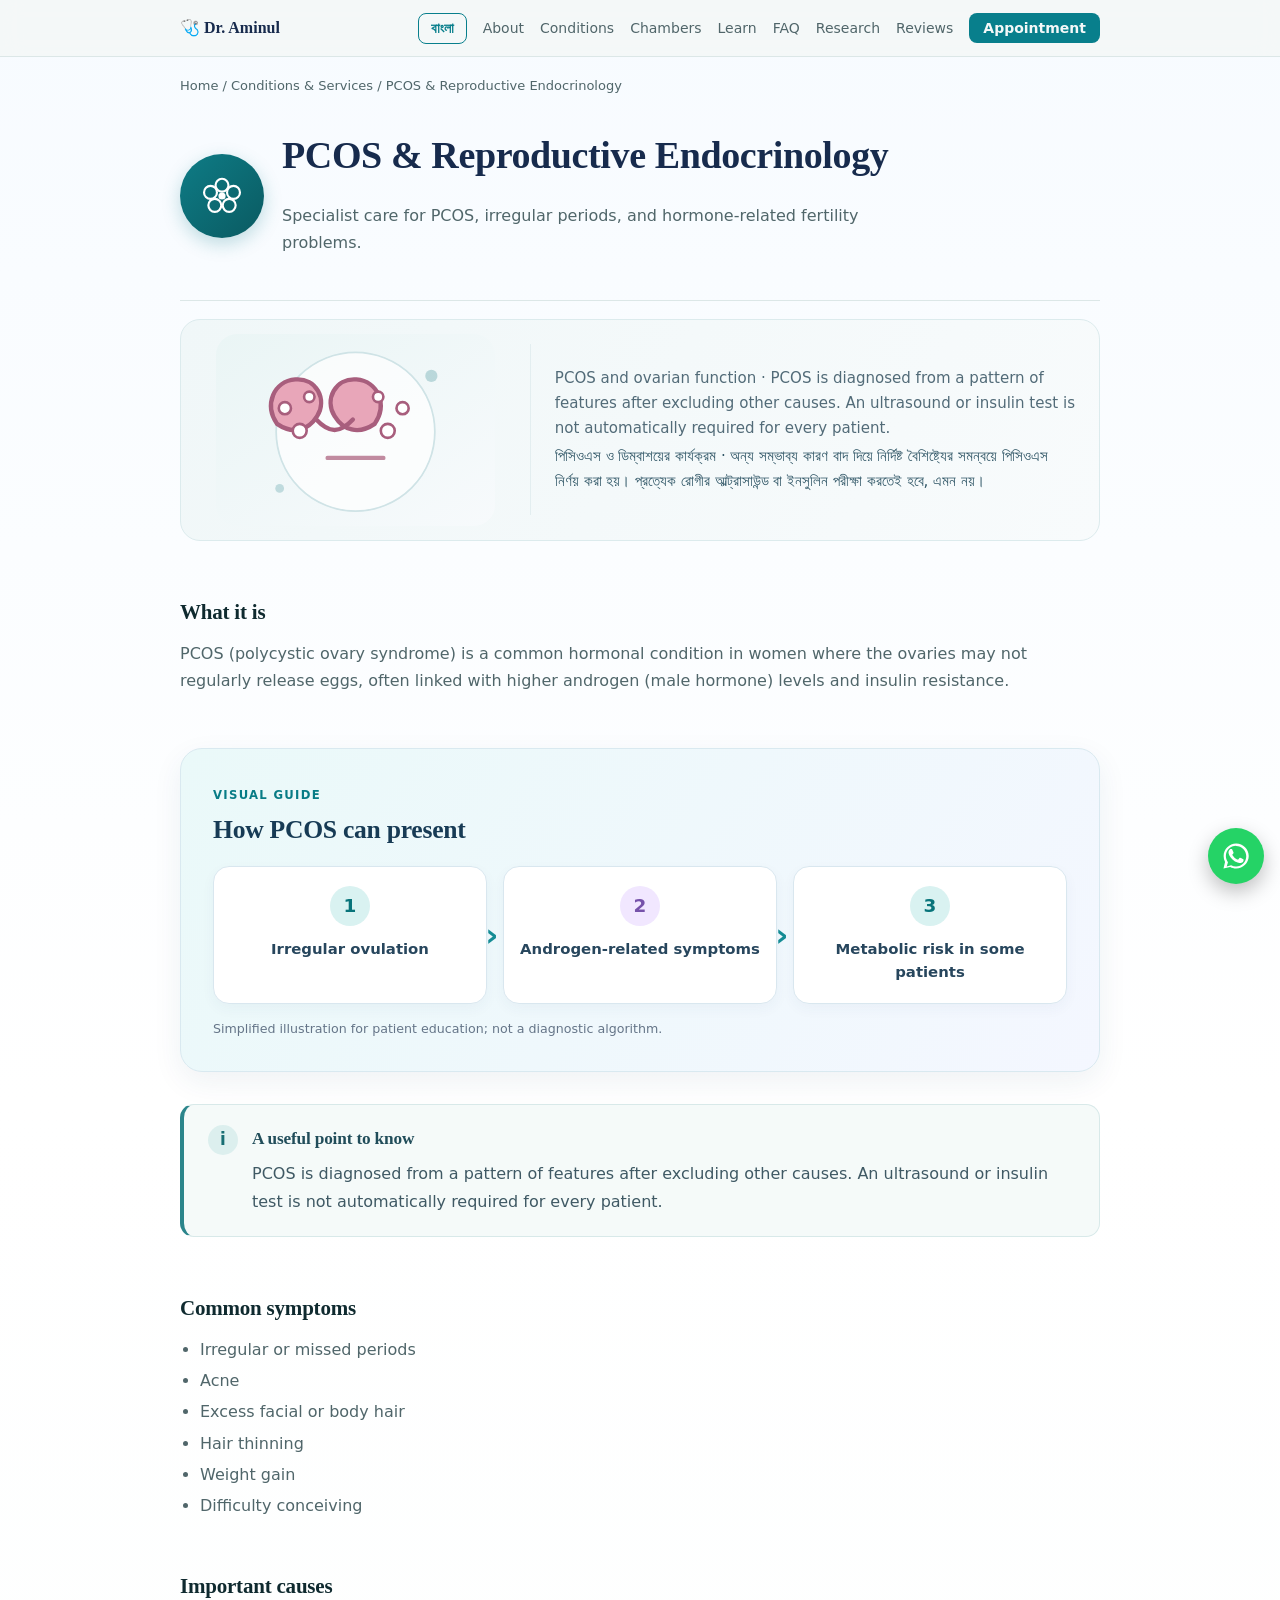
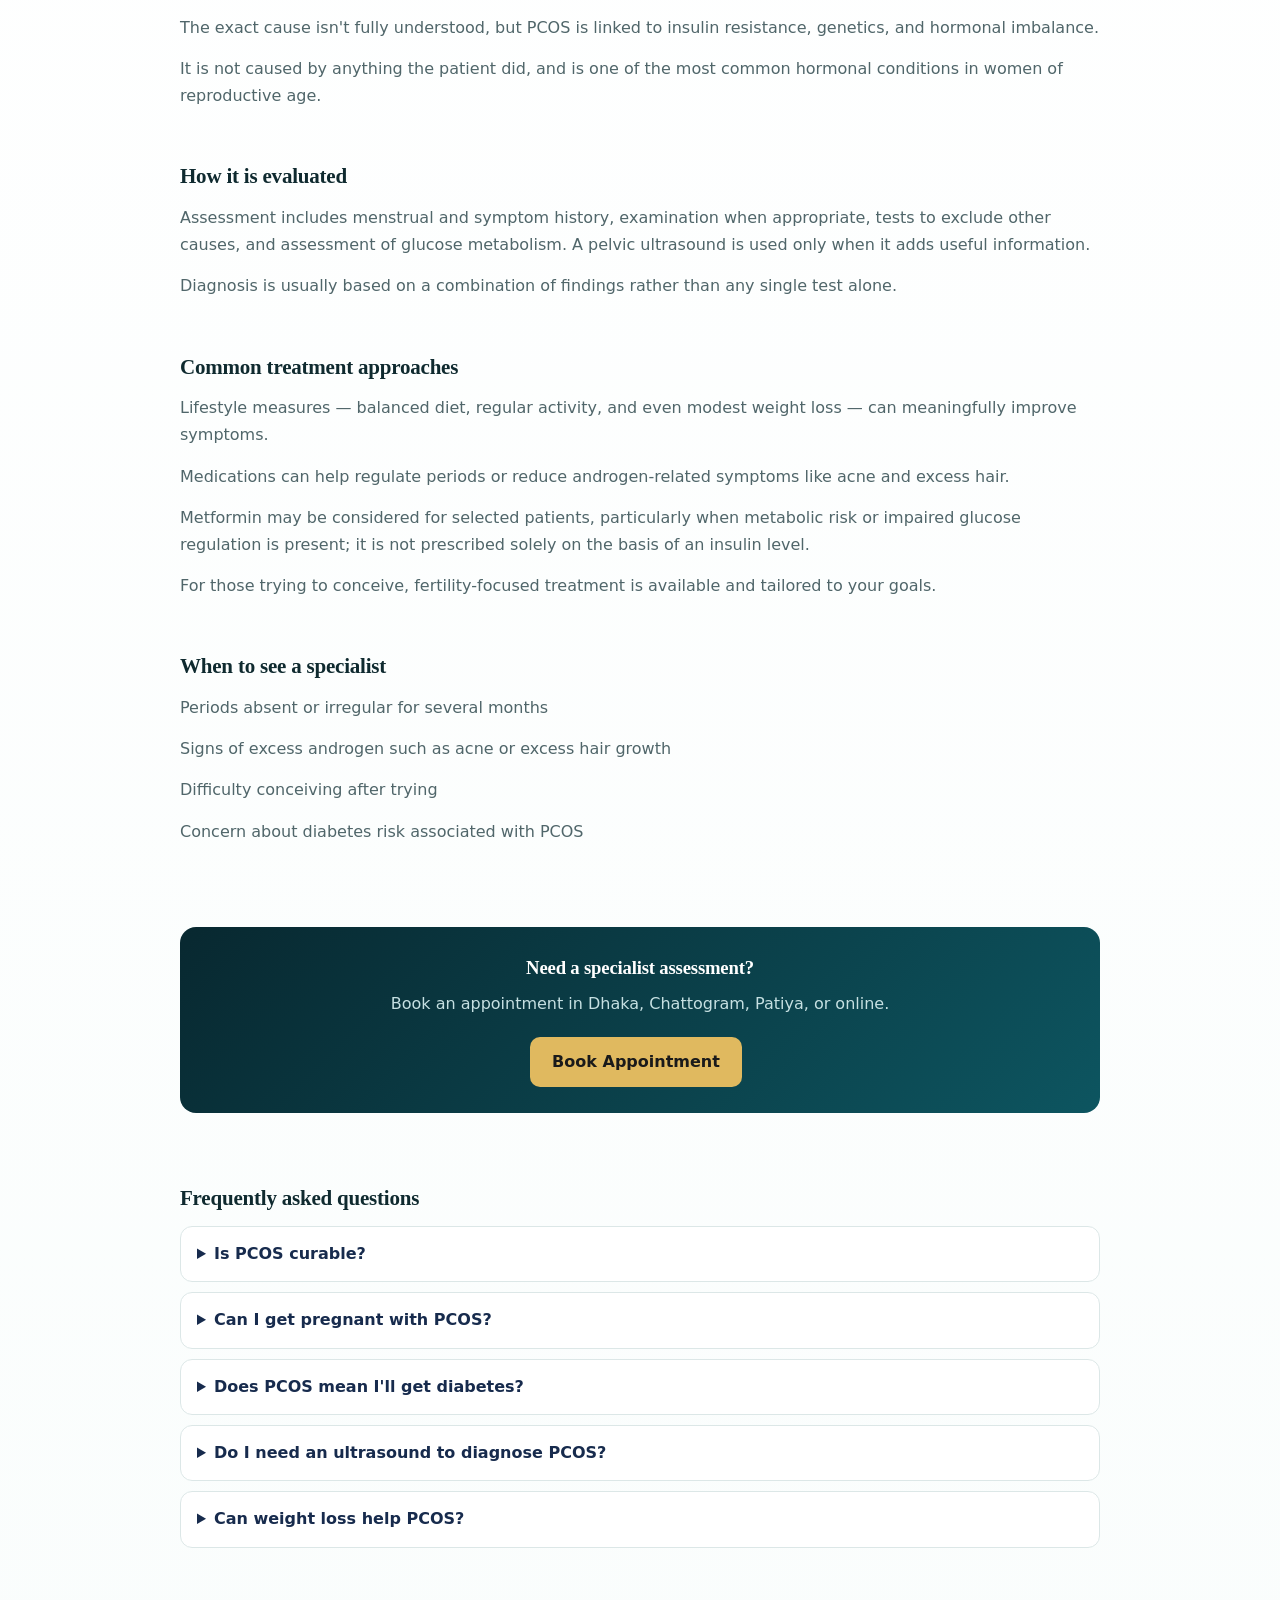
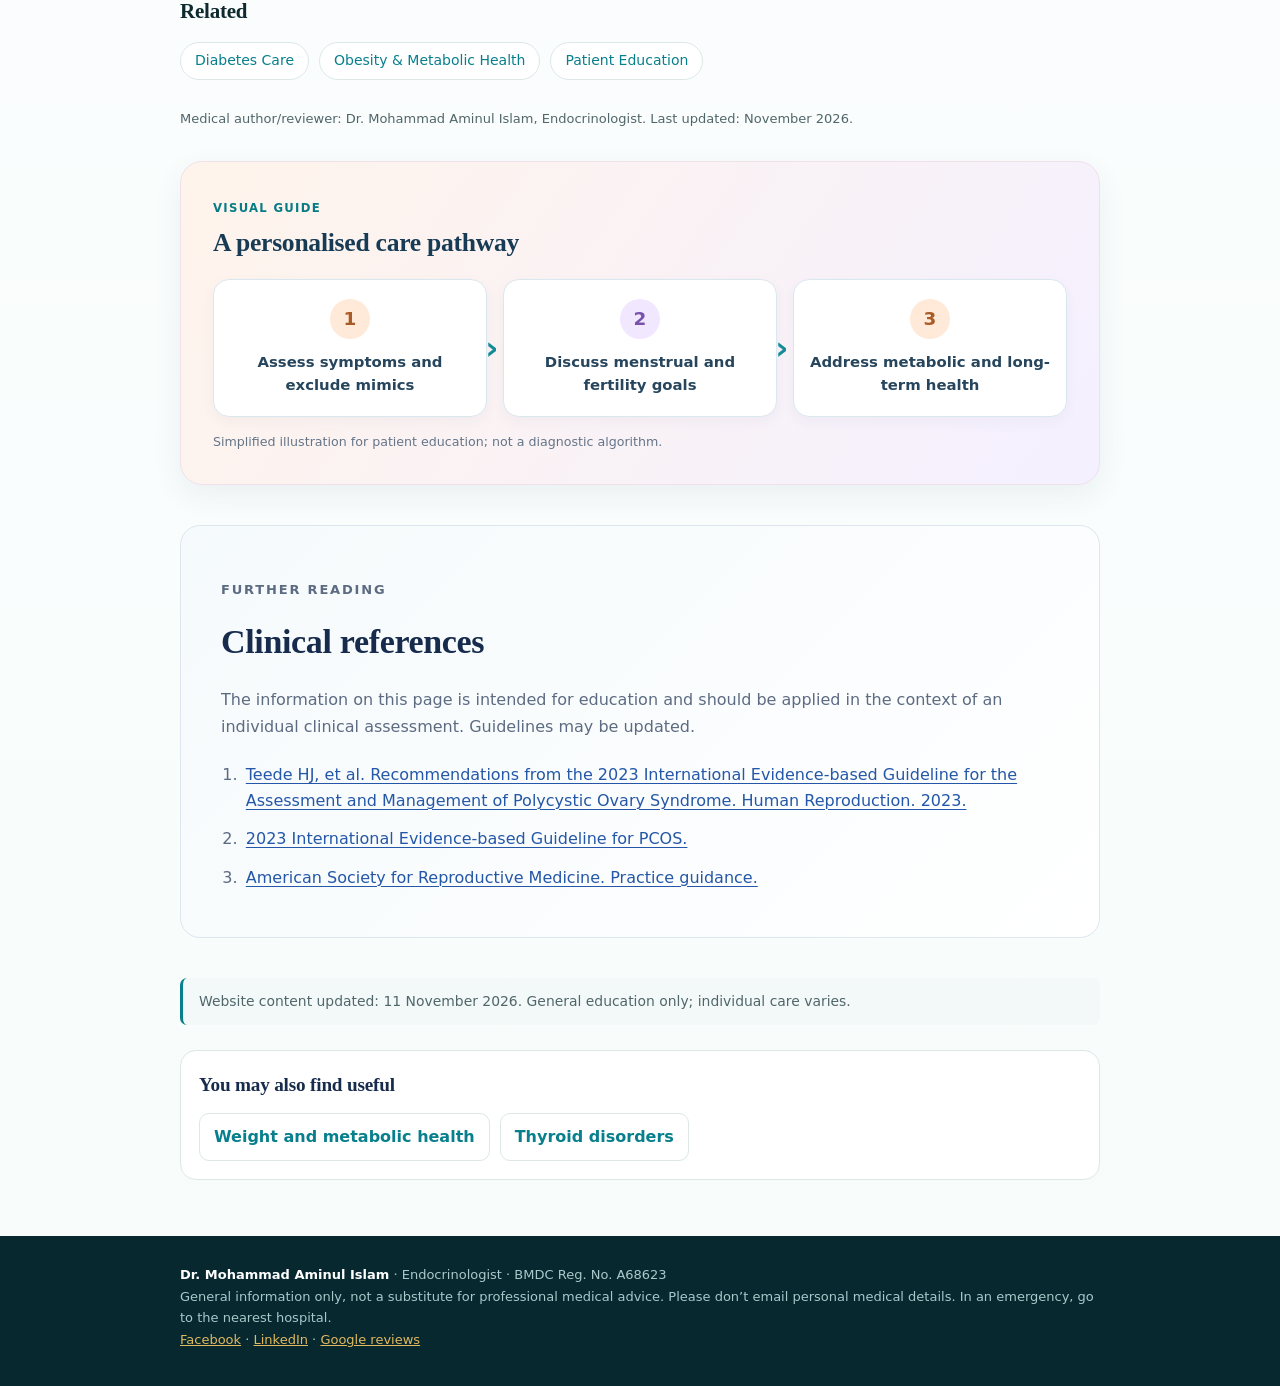
<file: pcos.html>
<!DOCTYPE html>

<html lang="en"><head><meta charset="utf-8"/>
<meta content="width=device-width, initial-scale=1, viewport-fit=cover" name="viewport"/>
<title>PCOS &amp; Reproductive Endocrinology | Dr. Mohammad Aminul Islam, Endocrinologist</title>
<meta content="Specialist care for PCOS, irregular periods, and hormone-related fertility problems." name="description"/>
<meta content="index, follow" name="robots"/>
<link href="https://draminulislam.com/pcos.html" rel="canonical"/>
<meta content="article" property="og:type"/>
<meta content="PCOS &amp; Reproductive Endocrinology | Dr. Mohammad Aminul Islam" property="og:title"/>
<meta content="Specialist care for PCOS, irregular periods, and hormone-related fertility problems." property="og:description"/>
<meta content="summary" name="twitter:card"/>
<link href="favicon.svg" rel="icon" type="image/svg+xml"/><link href="favicon-32.png" rel="icon" sizes="32x32"/><link href="favicon-180.png" rel="apple-touch-icon"/><link href="assets/style.css" rel="stylesheet"/>
<script type="application/ld+json">{"@context": "https://schema.org", "@type": "MedicalWebPage", "name": "PCOS & Reproductive Endocrinology", "description": "Specialist care for PCOS, irregular periods, and hormone-related fertility problems.", "url": "https://draminulislam.com/pcos.html", "lastReviewed": "2026-11-04", "reviewedBy": {"@type": "Physician", "name": "Dr. Mohammad Aminul Islam"}, "about": {"@type": "MedicalCondition", "name": "PCOS & Reproductive Endocrinology"}}</script>
<script type="application/ld+json">{"@context": "https://schema.org", "@type": "BreadcrumbList", "itemListElement": [{"@type": "ListItem", "position": 1, "name": "Home", "item": "https://draminulislam.com/"}, {"@type": "ListItem", "position": 2, "name": "Conditions & Services", "item": "https://draminulislam.com/index.html#care"}, {"@type": "ListItem", "position": 3, "name": "PCOS & Reproductive Endocrinology", "item": "https://draminulislam.com/pcos.html"}]}</script>
<script type="application/ld+json">{"@context": "https://schema.org", "@type": "FAQPage", "mainEntity": [{"@type": "Question", "name": "Is PCOS curable?", "acceptedAnswer": {"@type": "Answer", "text": "PCOS isn't curable, but it's very manageable long-term, and symptoms often improve significantly with treatment."}}, {"@type": "Question", "name": "Can I get pregnant with PCOS?", "acceptedAnswer": {"@type": "Answer", "text": "Yes, many women with PCOS conceive, sometimes with the help of ovulation-inducing medication or fertility treatment."}}, {"@type": "Question", "name": "Does PCOS mean I'll get diabetes?", "acceptedAnswer": {"@type": "Answer", "text": "It raises the risk due to insulin resistance, which is why glucose screening is part of PCOS care \u2014 but it isn't a certainty."}}, {"@type": "Question", "name": "Do I need an ultrasound to diagnose PCOS?", "acceptedAnswer": {"@type": "Answer", "text": "It's often helpful but not always required; diagnosis is based on a combination of symptoms, blood tests, and sometimes ultrasound."}}, {"@type": "Question", "name": "Can weight loss help PCOS?", "acceptedAnswer": {"@type": "Answer", "text": "Yes, even a modest 5-10% weight loss can improve cycles, androgen-related symptoms, and fertility in many women."}}]}</script>
<meta content="https://draminulislam.com/pcos.html" property="og:url"/><meta content="https://draminulislam.com/social-preview.png" property="og:image"/><meta content="1200" property="og:image:width"/><meta content="630" property="og:image:height"/>
<style id="cms-design-variables">
:root{--cms-radius:16px;--cms-expertise-height:72px;--cms-trust-icon:58px;--cms-gap:16px;--cms-expertise-cols:3;--cms-trust-cols:3}
@media(min-width:951px){
.expertise-grid{grid-template-columns:repeat(var(--cms-expertise-cols),minmax(0,1fr))!important;gap:var(--cms-gap)!important}
#trust .trust-grid-new{grid-template-columns:repeat(var(--cms-trust-cols),minmax(0,1fr))!important;gap:var(--cms-gap)!important}
}
.expertise-grid .expertise-card>img{height:var(--cms-expertise-height)!important}
#trust .trust-icon-new{width:var(--cms-trust-icon)!important;height:var(--cms-trust-icon)!important;flex-basis:var(--cms-trust-icon)!important}
.expertise-card,#trust .trust-card-new{border-radius:var(--cms-radius)!important}
</style>
</head><body>
<header class="top"><div class="w"><a href="index.html" style="text-decoration:none;color:inherit"><span class="brand">🩺 Dr. Aminul</span></a><nav><button class="lt" id="lt" type="button">বাংলা</button><a data-site-edit="edit-001" href="index.html#about">About</a><a data-site-edit="edit-002" href="index.html#care">Conditions</a><a data-site-edit="edit-003" href="index.html#book">Chambers</a><a data-site-edit="edit-004" href="index.html#learn">Learn</a><a data-site-edit="edit-005" href="index.html#faq">FAQ</a><a data-site-edit="edit-006" href="index.html#research">Research</a><a data-site-edit="edit-007" href="index.html#reviews">Reviews</a><a class="bk" data-site-edit="edit-008" href="index.html#book">Appointment</a></nav></div></header>
<div class="w">
<p class="crumb"><a data-site-edit="edit-009" href="index.html">Home</a> / <a data-site-edit="edit-010" href="index.html#care">Conditions &amp; Services</a> / PCOS &amp; Reproductive Endocrinology</p>
<header class="page-head cond-head"><div class="cond-badge"><svg height="46" viewbox="0 0 64 64" width="46" xmlns="http://www.w3.org/2000/svg"><circle cx="32" cy="17" fill="none" r="9" stroke="#fff" stroke-width="3"></circle><circle cx="48" cy="27" fill="none" r="9" stroke="#fff" stroke-width="3"></circle><circle cx="42" cy="45" fill="none" r="9" stroke="#fff" stroke-width="3"></circle><circle cx="22" cy="45" fill="none" r="9" stroke="#fff" stroke-width="3"></circle><circle cx="16" cy="27" fill="none" r="9" stroke="#fff" stroke-width="3"></circle><circle cx="32" cy="32" fill="#fff" r="5"></circle></svg></div><div><h1><span class="en" data-site-edit="edit-011">PCOS &amp; Reproductive Endocrinology</span><span class="bn" data-site-edit="edit-012">পিসিওএস ও প্রজনন এন্ডোক্রাইনোলজি</span></h1><p class="sub"><span class="en" data-site-edit="edit-013">Specialist care for PCOS, irregular periods, and hormone-related fertility problems.</span><span class="bn" data-site-edit="edit-014">পিসিওএস, অনিয়মিত মাসিক এবং হরমোনজনিত বন্ধ্যাত্ব সমস্যার বিশেষজ্ঞ চিকিৎসা।</span></p></div></header>
<figure class="condition-visual"><img alt="PCOS and ovarian function" data-site-edit="edit-015" height="440" loading="eager" src="assets/medical-pcos.svg" width="640"/><figcaption><span class="en" data-site-edit="edit-016">PCOS and ovarian function · PCOS is diagnosed from a pattern of features after excluding other causes. An ultrasound or insulin test is not automatically required for every patient.</span><span class="bn" data-site-edit="edit-017">পিসিওএস ও ডিম্বাশয়ের কার্যক্রম · অন্য সম্ভাব্য কারণ বাদ দিয়ে নির্দিষ্ট বৈশিষ্ট্যের সমন্বয়ে পিসিওএস নির্ণয় করা হয়। প্রত্যেক রোগীর আল্ট্রাসাউন্ড বা ইনসুলিন পরীক্ষা করতেই হবে, এমন নয়।</span></figcaption></figure>
<main>
<section class="reveal article"><h2><span class="en" data-site-edit="edit-018">What it is</span><span class="bn" data-site-edit="edit-019">এটি কী</span></h2><p><span class="en" data-site-edit="edit-020">PCOS (polycystic ovary syndrome) is a common hormonal condition in women where the ovaries may not regularly release eggs, often linked with higher androgen (male hormone) levels and insulin resistance.</span><span class="bn" data-site-edit="edit-021">পিসিওএস (পলিসিস্টিক ওভারি সিনড্রোম) নারীদের একটি সাধারণ হরমোনজনিত সমস্যা, যেখানে ডিম্বাশয় নিয়মিত ডিম্বাণু ছাড়ে না, প্রায়ই উচ্চ অ্যান্ড্রোজেন (পুরুষ হরমোন) মাত্রা ও ইনসুলিন প্রতিরোধের সাথে সম্পর্কিত।</span></p></section><figure class="learning-figure diagram-a"><figcaption><span class="learning-kicker"><span class="en" data-site-edit="edit-022">VISUAL GUIDE</span><span class="bn" data-site-edit="edit-023">চিত্রে সহজ ব্যাখ্যা</span></span><h2><span class="en" data-site-edit="edit-024">How PCOS can present</span><span class="bn" data-site-edit="edit-025">পিসিওএস কীভাবে প্রকাশ পায়</span></h2></figcaption><div class="learning-flow"><div class="learning-step"><div aria-hidden="true" class="learning-symbol">1</div><p><span class="en" data-site-edit="edit-026">Irregular ovulation</span><span class="bn" data-site-edit="edit-027">অনিয়মিত ডিম্বস্ফোটন</span></p></div><div class="learning-step"><div aria-hidden="true" class="learning-symbol">2</div><p><span class="en" data-site-edit="edit-028">Androgen-related symptoms</span><span class="bn" data-site-edit="edit-029">অ্যান্ড্রোজেনজনিত উপসর্গ</span></p></div><div class="learning-step"><div aria-hidden="true" class="learning-symbol">3</div><p><span class="en" data-site-edit="edit-030">Metabolic risk in some patients</span><span class="bn" data-site-edit="edit-031">কিছু রোগীর বিপাকীয় ঝুঁকি</span></p></div></div><p class="learning-disclaimer"><span class="en" data-site-edit="edit-032">Simplified illustration for patient education; not a diagnostic algorithm.</span><span class="bn" data-site-edit="edit-033">রোগীকে সহজভাবে বোঝানোর চিত্র; এটি রোগ নির্ণয়ের নির্দেশিকা নয়।</span></p></figure>
<section class="key-clinical-note"><div aria-hidden="true" class="note-mark">i</div><div><h2><span class="en" data-site-edit="edit-034">A useful point to know</span><span class="bn" data-site-edit="edit-035">জেনে রাখা জরুরি</span></h2><p><span class="en" data-site-edit="edit-036">PCOS is diagnosed from a pattern of features after excluding other causes. An ultrasound or insulin test is not automatically required for every patient.</span><span class="bn" data-site-edit="edit-037">অন্য সম্ভাব্য কারণ বাদ দিয়ে নির্দিষ্ট বৈশিষ্ট্যের সমন্বয়ে পিসিওএস নির্ণয় করা হয়। প্রত্যেক রোগীর আল্ট্রাসাউন্ড বা ইনসুলিন পরীক্ষা করতেই হবে, এমন নয়।</span></p></div></section>
<section class="reveal article"><h2><span class="en" data-site-edit="edit-038">Common symptoms</span><span class="bn" data-site-edit="edit-039">সাধারণ লক্ষণ</span></h2><ul><li><span class="en" data-site-edit="edit-040">Irregular or missed periods</span><span class="bn" data-site-edit="edit-041">অনিয়মিত বা বন্ধ মাসিক</span></li><li><span class="en" data-site-edit="edit-042">Acne</span><span class="bn" data-site-edit="edit-043">ব্রণ</span></li><li><span class="en" data-site-edit="edit-044">Excess facial or body hair</span><span class="bn" data-site-edit="edit-045">মুখে বা শরীরে অতিরিক্ত লোম</span></li><li><span class="en" data-site-edit="edit-046">Hair thinning</span><span class="bn" data-site-edit="edit-047">চুল পাতলা হওয়া</span></li><li><span class="en" data-site-edit="edit-048">Weight gain</span><span class="bn" data-site-edit="edit-049">ওজন বৃদ্ধি</span></li><li><span class="en" data-site-edit="edit-050">Difficulty conceiving</span><span class="bn" data-site-edit="edit-051">গর্ভধারণে অসুবিধা</span></li></ul></section>
<section class="reveal article"><h2><span class="en" data-site-edit="edit-052">Important causes</span><span class="bn" data-site-edit="edit-053">গুরুত্বপূর্ণ কারণ</span></h2><p><span class="en" data-site-edit="edit-054">The exact cause isn't fully understood, but PCOS is linked to insulin resistance, genetics, and hormonal imbalance.</span><span class="bn" data-site-edit="edit-055">সঠিক কারণ সম্পূর্ণভাবে জানা না গেলেও, পিসিওএস ইনসুলিন প্রতিরোধ, জিনগত কারণ ও হরমোনের ভারসাম্যহীনতার সাথে সম্পর্কিত।</span></p><p><span class="en" data-site-edit="edit-056">It is not caused by anything the patient did, and is one of the most common hormonal conditions in women of reproductive age.</span><span class="bn" data-site-edit="edit-057">এটি রোগীর কোনো কাজের কারণে হয় না, এবং প্রজননক্ষম বয়সের নারীদের মধ্যে সবচেয়ে সাধারণ হরমোনজনিত সমস্যাগুলোর একটি।</span></p></section>
<section class="reveal article"><h2><span class="en" data-site-edit="edit-058">How it is evaluated</span><span class="bn" data-site-edit="edit-059">কীভাবে মূল্যায়ন করা হয়</span></h2><p><span class="en" data-site-edit="edit-060">Assessment includes menstrual and symptom history, examination when appropriate, tests to exclude other causes, and assessment of glucose metabolism. A pelvic ultrasound is used only when it adds useful information.</span><span class="bn" data-site-edit="edit-061">মূল্যায়নে মাসিক ও অন্যান্য লক্ষণের ইতিহাস, প্রয়োজনে শারীরিক পরীক্ষা, অন্য কারণ বাদ দেওয়ার পরীক্ষা এবং গ্লুকোজ বিপাকের মূল্যায়ন করা হয়। প্রয়োজন হলেই পেলভিক আল্ট্রাসাউন্ড করা হয়।</span></p><p><span class="en" data-site-edit="edit-062">Diagnosis is usually based on a combination of findings rather than any single test alone.</span><span class="bn" data-site-edit="edit-063">নির্ণয় সাধারণত একক কোনো পরীক্ষার উপর নয়, বরং একাধিক ফলাফলের সমন্বয়ে করা হয়।</span></p></section>
<section class="reveal article"><h2><span class="en" data-site-edit="edit-064">Common treatment approaches</span><span class="bn" data-site-edit="edit-065">সাধারণ চিকিৎসার পদ্ধতি</span></h2><p><span class="en" data-site-edit="edit-066">Lifestyle measures — balanced diet, regular activity, and even modest weight loss — can meaningfully improve symptoms.</span><span class="bn" data-site-edit="edit-067">জীবনযাপনে পরিবর্তন — সুষম খাবার, নিয়মিত শারীরিক কার্যকলাপ ও সামান্য ওজন হ্রাস — লক্ষণে উল্লেখযোগ্য উন্নতি আনতে পারে।</span></p><p><span class="en" data-site-edit="edit-068">Medications can help regulate periods or reduce androgen-related symptoms like acne and excess hair.</span><span class="bn" data-site-edit="edit-069">ওষুধ মাসিক নিয়মিত করতে বা ব্রণ ও অতিরিক্ত লোমের মতো অ্যান্ড্রোজেন-সম্পর্কিত লক্ষণ কমাতে সাহায্য করতে পারে।</span></p><p><span class="en" data-site-edit="edit-070">Metformin may be considered for selected patients, particularly when metabolic risk or impaired glucose regulation is present; it is not prescribed solely on the basis of an insulin level.</span><span class="bn" data-site-edit="edit-071">নির্বাচিত রোগীর ক্ষেত্রে, বিশেষত মেটাবলিক ঝুঁকি বা গ্লুকোজ নিয়ন্ত্রণে সমস্যা থাকলে মেটফরমিন বিবেচনা করা হয়; শুধু ইনসুলিনের মাত্রা বেশি হলেই এটি দেওয়া হয় না।</span></p><p><span class="en" data-site-edit="edit-072">For those trying to conceive, fertility-focused treatment is available and tailored to your goals.</span><span class="bn" data-site-edit="edit-073">যারা গর্ভধারণের চেষ্টা করছেন, তাদের জন্য লক্ষ্য অনুযায়ী বন্ধ্যাত্ব-কেন্দ্রিক চিকিৎসা পাওয়া যায়।</span></p></section>
<section class="reveal article"><h2><span class="en" data-site-edit="edit-074">When to see a specialist</span><span class="bn" data-site-edit="edit-075">কখন বিশেষজ্ঞ দেখাবেন</span></h2><p><span class="en" data-site-edit="edit-076">Periods absent or irregular for several months</span><span class="bn" data-site-edit="edit-077">কয়েক মাস ধরে মাসিক বন্ধ বা অনিয়মিত থাকলে</span></p><p><span class="en" data-site-edit="edit-078">Signs of excess androgen such as acne or excess hair growth</span><span class="bn" data-site-edit="edit-079">ব্রণ বা অতিরিক্ত লোমের মতো অ্যান্ড্রোজেন বৃদ্ধির লক্ষণ</span></p><p><span class="en" data-site-edit="edit-080">Difficulty conceiving after trying</span><span class="bn" data-site-edit="edit-081">চেষ্টার পরও গর্ভধারণে অসুবিধা</span></p><p><span class="en" data-site-edit="edit-082">Concern about diabetes risk associated with PCOS</span><span class="bn" data-site-edit="edit-083">পিসিওএস-সম্পর্কিত ডায়াবেটিসের ঝুঁকি নিয়ে উদ্বেগ</span></p></section>
<section class="reveal article"><div class="cta-banner"><h3><span class="en" data-site-edit="edit-084">Need a specialist assessment?</span><span class="bn" data-site-edit="edit-085">বিশেষজ্ঞ মূল্যায়ন দরকার?</span></h3><p><span class="en" data-site-edit="edit-086">Book an appointment in Dhaka, Chattogram, Patiya, or online.</span><span class="bn" data-site-edit="edit-087">ঢাকা, চট্টগ্রাম, পটিয়া অথবা অনলাইনে অ্যাপয়েন্টমেন্ট নিন।</span></p><a class="btn" href="index.html#book"><span class="en" data-site-edit="edit-088">Book Appointment</span><span class="bn" data-site-edit="edit-089">অ্যাপয়েন্টমেন্ট নিন</span></a></div></section>
<section class="reveal article"><h2><span class="en" data-site-edit="edit-090">Frequently asked questions</span><span class="bn" data-site-edit="edit-091">প্রায়শই জিজ্ঞাসিত প্রশ্ন</span></h2><details><summary><span class="en" data-site-edit="edit-092">Is PCOS curable?</span><span class="bn" data-site-edit="edit-093">পিসিওএস কি নিরাময়যোগ্য?</span></summary><p><span class="en" data-site-edit="edit-094">PCOS isn't curable, but it's very manageable long-term, and symptoms often improve significantly with treatment.</span><span class="bn" data-site-edit="edit-095">পিসিওএস সম্পূর্ণ নিরাময়যোগ্য নয়, তবে দীর্ঘমেয়াদে এটি ভালোভাবে নিয়ন্ত্রণ করা যায়, এবং চিকিৎসায় লক্ষণ প্রায়ই উল্লেখযোগ্যভাবে উন্নত হয়।</span></p></details><details><summary><span class="en" data-site-edit="edit-096">Can I get pregnant with PCOS?</span><span class="bn" data-site-edit="edit-097">পিসিওএস থাকলে কি গর্ভধারণ সম্ভব?</span></summary><p><span class="en" data-site-edit="edit-098">Yes, many women with PCOS conceive, sometimes with the help of ovulation-inducing medication or fertility treatment.</span><span class="bn" data-site-edit="edit-099">হ্যাঁ, পিসিওএস থাকা অনেক নারীই গর্ভধারণ করেন, কখনো কখনো ডিম্বস্ফোটন-উদ্দীপক ওষুধ বা বন্ধ্যাত্ব চিকিৎসার সাহায্যে।</span></p></details><details><summary><span class="en" data-site-edit="edit-100">Does PCOS mean I'll get diabetes?</span><span class="bn" data-site-edit="edit-101">পিসিওএস থাকলে কি ডায়াবেটিস হবেই?</span></summary><p><span class="en" data-site-edit="edit-102">It raises the risk due to insulin resistance, which is why glucose screening is part of PCOS care — but it isn't a certainty.</span><span class="bn" data-site-edit="edit-103">ইনসুলিন প্রতিরোধের কারণে এটি ঝুঁকি বাড়ায়, তাই গ্লুকোজ স্ক্রিনিং পিসিওএস চিকিৎসার অংশ — তবে এটি নিশ্চিত নয়।</span></p></details><details><summary><span class="en" data-site-edit="edit-104">Do I need an ultrasound to diagnose PCOS?</span><span class="bn" data-site-edit="edit-105">পিসিওএস নির্ণয়ে কি আল্ট্রাসাউন্ড করতেই হবে?</span></summary><p><span class="en" data-site-edit="edit-106">It's often helpful but not always required; diagnosis is based on a combination of symptoms, blood tests, and sometimes ultrasound.</span><span class="bn" data-site-edit="edit-107">এটি প্রায়ই সহায়ক হলেও সবসময় প্রয়োজন হয় না; নির্ণয় লক্ষণ, রক্ত পরীক্ষা এবং কখনো আল্ট্রাসাউন্ডের সমন্বয়ে করা হয়।</span></p></details><details><summary><span class="en" data-site-edit="edit-108">Can weight loss help PCOS?</span><span class="bn" data-site-edit="edit-109">ওজন কমালে কি পিসিওএসে উপকার হয়?</span></summary><p><span class="en" data-site-edit="edit-110">Yes, even a modest 5-10% weight loss can improve cycles, androgen-related symptoms, and fertility in many women.</span><span class="bn" data-site-edit="edit-111">হ্যাঁ, শরীরের ওজনের মাত্র ৫-১০% কমালেও অনেক নারীর মাসিক চক্র, অ্যান্ড্রোজেন-সম্পর্কিত লক্ষণ ও উর্বরতার উন্নতি হতে পারে।</span></p></details></section>
<section class="reveal article"><h2><span class="en" data-site-edit="edit-112">Related</span><span class="bn" data-site-edit="edit-113">সম্পর্কিত</span></h2><div class="related"><a href="diabetes.html"><span class="en" data-site-edit="edit-114">Diabetes Care</span><span class="bn" data-site-edit="edit-115">ডায়াবেটিস চিকিৎসা</span></a><a href="obesity.html"><span class="en" data-site-edit="edit-116">Obesity &amp; Metabolic Health</span><span class="bn" data-site-edit="edit-117">স্থূলতা ও মেটাবলিক স্বাস্থ্য</span></a><a href="index.html#learn"><span class="en" data-site-edit="edit-118">Patient Education</span><span class="bn" data-site-edit="edit-119">রোগী শিক্ষা</span></a></div></section>
<p class="meta-line"><span class="en" data-site-edit="edit-120">Medical author/reviewer: Dr. Mohammad Aminul Islam, Endocrinologist. Last updated: November 2026.</span><span class="bn" data-site-edit="edit-121">চিকিৎসা লেখক/পর্যালোচক: ডা. মোহাম্মদ আমিনুল ইসলাম, এন্ডোক্রাইনোলজিস্ট। সর্বশেষ হালনাগাদ: নভেম্বর ২০২৬।</span></p>
<figure class="learning-figure diagram-b"><figcaption><span class="learning-kicker"><span class="en" data-site-edit="edit-122">VISUAL GUIDE</span><span class="bn" data-site-edit="edit-123">চিত্রে সহজ ব্যাখ্যা</span></span><h2><span class="en" data-site-edit="edit-124">A personalised care pathway</span><span class="bn" data-site-edit="edit-125">ব্যক্তিভিত্তিক চিকিৎসার ধাপ</span></h2></figcaption><div class="learning-flow"><div class="learning-step"><div aria-hidden="true" class="learning-symbol">1</div><p><span class="en" data-site-edit="edit-126">Assess symptoms and exclude mimics</span><span class="bn" data-site-edit="edit-127">উপসর্গ মূল্যায়ন ও অন্য কারণ বাদ</span></p></div><div class="learning-step"><div aria-hidden="true" class="learning-symbol">2</div><p><span class="en" data-site-edit="edit-128">Discuss menstrual and fertility goals</span><span class="bn" data-site-edit="edit-129">মাসিক ও সন্তানধারণের লক্ষ্য</span></p></div><div class="learning-step"><div aria-hidden="true" class="learning-symbol">3</div><p><span class="en" data-site-edit="edit-130">Address metabolic and long-term health</span><span class="bn" data-site-edit="edit-131">বিপাকীয় ও দীর্ঘমেয়াদি স্বাস্থ্য</span></p></div></div><p class="learning-disclaimer"><span class="en" data-site-edit="edit-132">Simplified illustration for patient education; not a diagnostic algorithm.</span><span class="bn" data-site-edit="edit-133">রোগীকে সহজভাবে বোঝানোর চিত্র; এটি রোগ নির্ণয়ের নির্দেশিকা নয়।</span></p></figure><section aria-labelledby="references-heading" class="clinical-references" id="clinical-references">
<div class="references-inner">
<p class="eyebrow" data-site-edit="edit-134">Further reading</p>
<h2 data-site-edit="edit-135" id="references-heading">Clinical references</h2>
<p data-site-edit="edit-136">The information on this page is intended for education and should be applied in the context of an individual clinical assessment. Guidelines may be updated.</p>
<ol><li><a data-site-edit="edit-137" href="https://doi.org/10.1093/humrep/dead156" rel="noopener noreferrer" target="_blank">Teede HJ, et al. Recommendations from the 2023 International Evidence-based Guideline for the Assessment and Management of Polycystic Ovary Syndrome. Human Reproduction. 2023.</a></li>
<li><a data-site-edit="edit-138" href="https://www.monash.edu/medicine/mchri/pcos/guideline" rel="noopener noreferrer" target="_blank">2023 International Evidence-based Guideline for PCOS.</a></li>
<li><a data-site-edit="edit-139" href="https://www.asrm.org/practice-guidance/" rel="noopener noreferrer" target="_blank">American Society for Reproductive Medicine. Practice guidance.</a></li></ol>
</div>
</section>
<section aria-label="Content review" class="editorial-review"><span class="en" data-site-edit="edit-140">Website content updated: 11 November 2026. General education only; individual care varies.</span><span class="bn" data-site-edit="edit-141">ওয়েবসাইটের তথ্য হালনাগাদ: ১১ নভেম্বর ২০২৬। এটি সাধারণ স্বাস্থ্যশিক্ষার জন্য; চিকিৎসা রোগীভেদে ভিন্ন হতে পারে।</span></section><section class="related-care-links"><h2><span class="en" data-site-edit="edit-142">You may also find useful</span><span class="bn" data-site-edit="edit-143">আরও যে বিষয়গুলো জানতে পারেন</span></h2><div><a href="obesity.html"><span class="en" data-site-edit="edit-144">Weight and metabolic health</span><span class="bn" data-site-edit="edit-145">ওজন ও মেটাবলিক স্বাস্থ্য</span></a><a href="thyroid.html"><span class="en" data-site-edit="edit-146">Thyroid disorders</span><span class="bn" data-site-edit="edit-147">থাইরয়েড রোগ</span></a></div></section></main>
</div>
<footer><div class="w"><b>Dr. Mohammad Aminul Islam</b> · Endocrinologist · BMDC Reg. No. A68623<br/>General information only, not a substitute for professional medical advice. Please don’t email personal medical details. In an emergency, go to the nearest hospital.<br/><a data-site-edit="edit-148" href="https://www.facebook.com/share/16Ec8BLWMN2/">Facebook</a> · <a data-site-edit="edit-149" href="https://www.linkedin.com/in/mohammad-aminul-islam-686091294">LinkedIn</a> · <a data-site-edit="edit-150" href="https://share.google/inh2LFFBDtszWjzEe">Google reviews</a></div></footer>
<a aria-label="Chat on WhatsApp" class="wa-float" href="https://wa.me/8801871550536"><svg fill="#fff" viewbox="0 0 24 24" xmlns="http://www.w3.org/2000/svg"><path d="M17.472 14.382c-.297-.149-1.758-.867-2.03-.967-.273-.099-.471-.148-.67.15-.197.297-.767.966-.94 1.164-.173.199-.347.223-.644.075-.297-.15-1.255-.463-2.39-1.475-.883-.788-1.48-1.761-1.653-2.059-.173-.297-.018-.458.13-.606.134-.133.298-.347.446-.52.149-.174.198-.298.298-.497.099-.198.05-.371-.025-.52-.075-.149-.669-1.612-.916-2.207-.242-.579-.487-.5-.669-.51-.173-.008-.371-.01-.57-.01-.198 0-.52.074-.792.372-.272.297-1.04 1.016-1.04 2.479 0 1.462 1.065 2.875 1.213 3.074.149.198 2.096 3.2 5.077 4.487.709.306 1.262.489 1.694.625.712.227 1.36.195 1.871.118.571-.085 1.758-.719 2.006-1.413.248-.694.248-1.289.173-1.413-.074-.124-.272-.198-.57-.347z"></path><path d="M12.05 22c-1.66 0-3.29-.416-4.73-1.204L2 22l1.23-5.212A9.94 9.94 0 0 1 2.1 12.05C2.1 6.5 6.6 2 12.15 2 17.7 2 22.2 6.5 22.2 12.05 22.2 17.6 17.7 22 12.05 22zm0-18.15c-4.5 0-8.15 3.65-8.15 8.15 0 1.84.62 3.55 1.67 4.92l-.99 3.4 3.5-.99a8.1 8.1 0 0 0 3.97 1.02c4.5 0 8.15-3.65 8.15-8.15 0-4.5-3.65-8.15-8.15-8.15z"></path></svg></a>
<script src="assets/site.js"></script>
<!-- Cloudflare Web Analytics --><script data-cf-beacon='{"token": "9aac8f202bf84d368d12aa6f4e58ab03"}' src="https://static.cloudflareinsights.com/beacon.min.js" type="module"></script><!-- End Cloudflare Web Analytics -->
<nav aria-label="Quick appointment actions" class="mobile-appointment-bar"><a aria-label="Call BRAC Healthcare appointments" href="tel:+8801335083990"><span aria-hidden="true">☎</span> <span class="en" data-site-edit="edit-151">Call</span><span class="bn" data-site-edit="edit-152">কল</span></a><a aria-label="WhatsApp appointment enquiry" href="https://wa.me/8801871550536"><span aria-hidden="true">✉</span> WhatsApp</a><a class="book-action" href="index.html#book"><span aria-hidden="true">▣</span> <span class="en" data-site-edit="edit-153">Chambers</span><span class="bn" data-site-edit="edit-154">চেম্বার</span></a></nav><script src="assets/page-editor.js" defer></script>
<script src="assets/design-editor.js" defer></script>
</body></html>
</file>
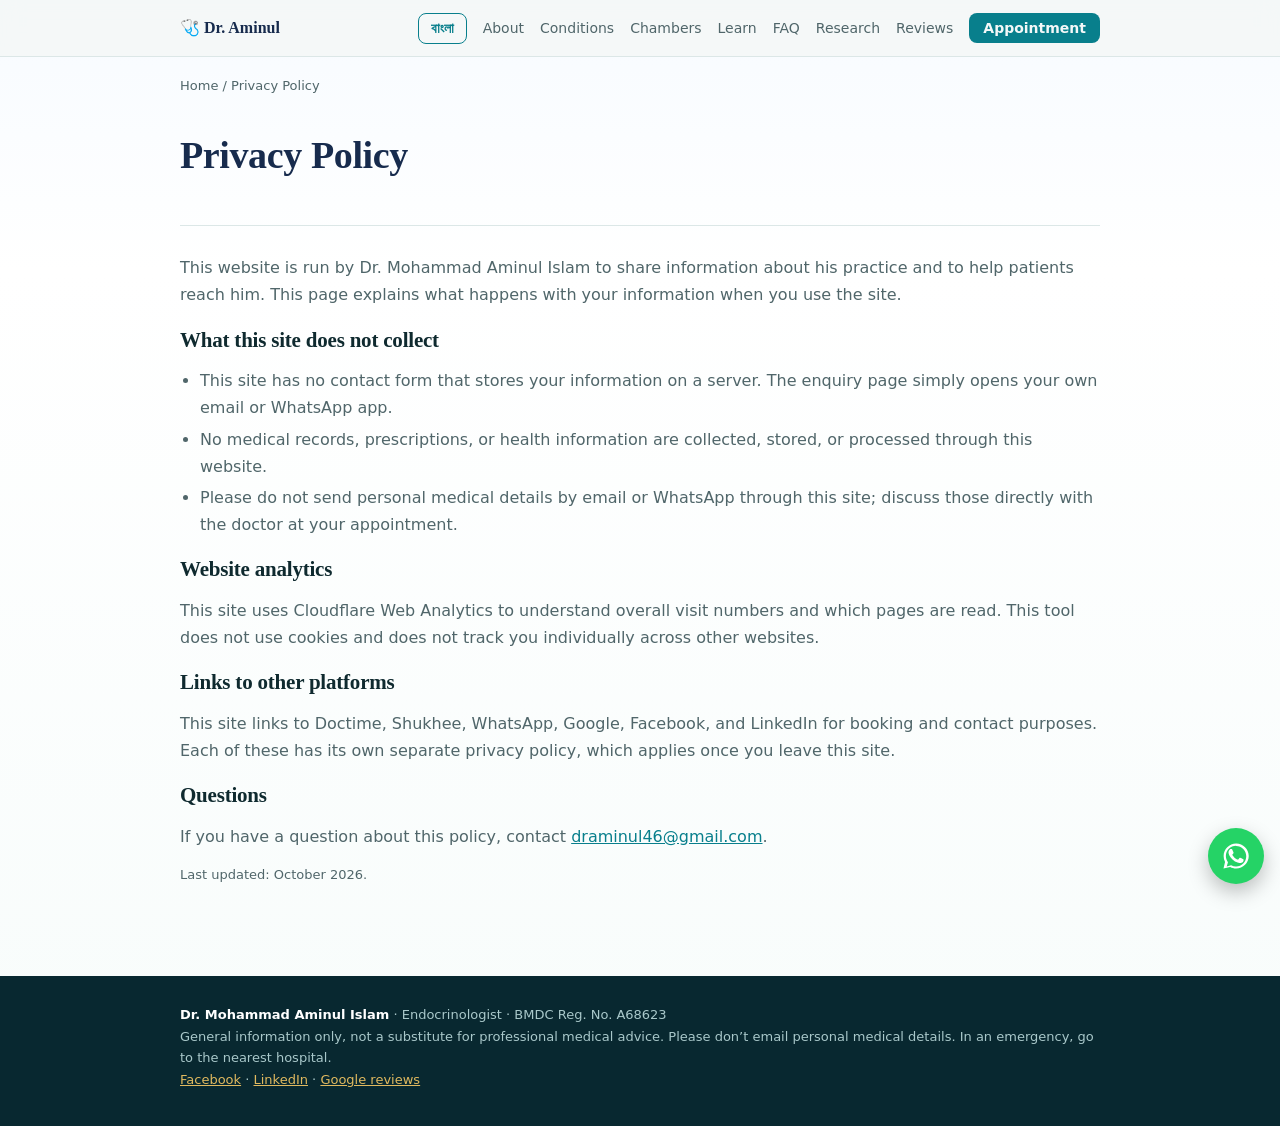
<file: privacy-policy.html>
<!DOCTYPE html>

<html lang="en"><head><meta charset="utf-8"/>
<meta content="width=device-width, initial-scale=1, viewport-fit=cover" name="viewport"/>
<title>Privacy Policy | Dr. Mohammad Aminul Islam, Endocrinologist</title>
<meta content="Privacy Policy for Dr. Mohammad Aminul Islam's practice website." name="description"/>
<meta content="index, follow" name="robots"/>
<link href="https://draminulislam.com/privacy-policy.html" rel="canonical"/>
<link href="favicon.svg" rel="icon" type="image/svg+xml"/><link href="favicon-32.png" rel="icon" sizes="32x32"/><link href="favicon-180.png" rel="apple-touch-icon"/><link href="assets/style.css" rel="stylesheet"/>
<meta content="website" property="og:type"/><meta content="Privacy Policy | Dr. Mohammad Aminul Islam, Endocrinologist" property="og:title"/><meta content="https://draminulislam.com/privacy-policy.html" property="og:url"/><meta content="https://draminulislam.com/social-preview.png" property="og:image"/><meta content="1200" property="og:image:width"/><meta content="630" property="og:image:height"/><meta content="summary_large_image" name="twitter:card"/><meta content="Privacy Policy for Dr. Mohammad Aminul Islam's practice website." property="og:description"/>
<style id="cms-design-variables">
:root{--cms-radius:16px;--cms-expertise-height:72px;--cms-trust-icon:58px;--cms-gap:16px;--cms-expertise-cols:3;--cms-trust-cols:3}
@media(min-width:951px){
.expertise-grid{grid-template-columns:repeat(var(--cms-expertise-cols),minmax(0,1fr))!important;gap:var(--cms-gap)!important}
#trust .trust-grid-new{grid-template-columns:repeat(var(--cms-trust-cols),minmax(0,1fr))!important;gap:var(--cms-gap)!important}
}
.expertise-grid .expertise-card>img{height:var(--cms-expertise-height)!important}
#trust .trust-icon-new{width:var(--cms-trust-icon)!important;height:var(--cms-trust-icon)!important;flex-basis:var(--cms-trust-icon)!important}
.expertise-card,#trust .trust-card-new{border-radius:var(--cms-radius)!important}
</style>
</head><body>
<header class="top"><div class="w"><a href="index.html" style="text-decoration:none;color:inherit"><span class="brand">🩺 Dr. Aminul</span></a><nav><button class="lt" id="lt" type="button">বাংলা</button><a data-site-edit="edit-001" href="index.html#about">About</a><a data-site-edit="edit-002" href="index.html#care">Conditions</a><a data-site-edit="edit-003" href="index.html#book">Chambers</a><a data-site-edit="edit-004" href="index.html#learn">Learn</a><a data-site-edit="edit-005" href="index.html#faq">FAQ</a><a data-site-edit="edit-006" href="index.html#research">Research</a><a data-site-edit="edit-007" href="index.html#reviews">Reviews</a><a class="bk" data-site-edit="edit-008" href="index.html#book">Appointment</a></nav></div></header>
<div class="w">
<p class="crumb"><a data-site-edit="edit-009" href="index.html">Home</a> / Privacy Policy</p>
<header class="page-head"><h1 data-site-edit="edit-010">Privacy Policy</h1></header>
<main class="reveal article" style="padding-bottom:20px">
<p><span class="en" data-site-edit="edit-011">This website is run by Dr. Mohammad Aminul Islam to share information about his practice and to help patients reach him. This page explains what happens with your information when you use the site.</span><span class="bn" data-site-edit="edit-012">এই ওয়েবসাইটটি ডা. মোহাম্মদ আমিনুল ইসলাম তাঁর প্র্যাকটিস সম্পর্কে তথ্য জানাতে এবং রোগীদের তাঁর সাথে যোগাযোগে সাহায্য করতে পরিচালনা করেন। এই পাতায় ওয়েবসাইট ব্যবহারের সময় আপনার তথ্যের ক্ষেত্রে কী হয় তা ব্যাখ্যা করা হয়েছে।</span></p>
<h2><span class="en" data-site-edit="edit-013">What this site does not collect</span><span class="bn" data-site-edit="edit-014">এই ওয়েবসাইট যা সংগ্রহ করে না</span></h2>
<ul>
<li><span class="en" data-site-edit="edit-015">This site has no contact form that stores your information on a server. The enquiry page simply opens your own email or WhatsApp app.</span><span class="bn" data-site-edit="edit-016">এই ওয়েবসাইটে এমন কোনো কন্টাক্ট ফর্ম নেই যা আপনার তথ্য সার্ভারে সংরক্ষণ করে। যোগাযোগ পাতা শুধু আপনার নিজের ইমেইল বা হোয়াটসঅ্যাপ অ্যাপ খোলে।</span></li>
<li><span class="en" data-site-edit="edit-017">No medical records, prescriptions, or health information are collected, stored, or processed through this website.</span><span class="bn" data-site-edit="edit-018">এই ওয়েবসাইটের মাধ্যমে কোনো মেডিকেল রেকর্ড, প্রেসক্রিপশন বা স্বাস্থ্য তথ্য সংগ্রহ, সংরক্ষণ বা প্রক্রিয়া করা হয় না।</span></li>
<li><span class="en" data-site-edit="edit-019">Please do not send personal medical details by email or WhatsApp through this site; discuss those directly with the doctor at your appointment.</span><span class="bn" data-site-edit="edit-020">অনুগ্রহ করে এই ওয়েবসাইটের মাধ্যমে ইমেইল বা হোয়াটসঅ্যাপে ব্যক্তিগত চিকিৎসা তথ্য পাঠাবেন না; অ্যাপয়েন্টমেন্টের সময় সরাসরি চিকিৎসকের সাথে এসব আলোচনা করুন।</span></li>
</ul>
<h2><span class="en" data-site-edit="edit-021">Website analytics</span><span class="bn" data-site-edit="edit-022">ওয়েবসাইট অ্যানালিটিক্স</span></h2>
<p><span class="en" data-site-edit="edit-023">This site uses Cloudflare Web Analytics to understand overall visit numbers and which pages are read. This tool does not use cookies and does not track you individually across other websites.</span><span class="bn" data-site-edit="edit-024">এই ওয়েবসাইটে সামগ্রিক ভিজিটর সংখ্যা ও কোন পাতা পড়া হচ্ছে তা বুঝতে Cloudflare Web Analytics ব্যবহার করা হয়। এই টুল কোনো কুকি ব্যবহার করে না এবং অন্য ওয়েবসাইটে আপনাকে আলাদাভাবে ট্র্যাক করে না।</span></p>
<h2><span class="en" data-site-edit="edit-025">Links to other platforms</span><span class="bn" data-site-edit="edit-026">অন্যান্য প্ল্যাটফর্মের লিংক</span></h2>
<p><span class="en" data-site-edit="edit-027">This site links to Doctime, Shukhee, WhatsApp, Google, Facebook, and LinkedIn for booking and contact purposes. Each of these has its own separate privacy policy, which applies once you leave this site.</span><span class="bn" data-site-edit="edit-028">এই ওয়েবসাইটে বুকিং ও যোগাযোগের জন্য Doctime, Shukhee, WhatsApp, Google, Facebook ও LinkedIn-এর লিংক আছে। আপনি এই সাইট ছাড়লে তাদের নিজস্ব আলাদা প্রাইভেসি পলিসি প্রযোজ্য হবে।</span></p>
<h2><span class="en" data-site-edit="edit-029">Questions</span><span class="bn" data-site-edit="edit-030">প্রশ্ন</span></h2>
<p><span class="en" data-site-edit="edit-031">If you have a question about this policy, contact</span><span class="bn" data-site-edit="edit-032">এই নীতি সম্পর্কে কোনো প্রশ্ন থাকলে যোগাযোগ করুন</span> <a data-site-edit="edit-033" href="mailto:draminul46@gmail.com">draminul46@gmail.com</a>.</p>
<p class="meta-line"><span class="en" data-site-edit="edit-034">Last updated: October 2026.</span><span class="bn" data-site-edit="edit-035">সর্বশেষ হালনাগাদ: অক্টোবর ২০২৬।</span></p>
</main>
</div>
<footer><div class="w"><b>Dr. Mohammad Aminul Islam</b> · Endocrinologist · BMDC Reg. No. A68623<br/>General information only, not a substitute for professional medical advice. Please don’t email personal medical details. In an emergency, go to the nearest hospital.<br/><a data-site-edit="edit-036" href="https://www.facebook.com/share/16Ec8BLWMN2/">Facebook</a> · <a data-site-edit="edit-037" href="https://www.linkedin.com/in/mohammad-aminul-islam-686091294">LinkedIn</a> · <a data-site-edit="edit-038" href="https://share.google/inh2LFFBDtszWjzEe">Google reviews</a></div></footer>
<a aria-label="Chat on WhatsApp" class="wa-float" href="https://wa.me/8801871550536"><svg fill="#fff" viewbox="0 0 24 24" xmlns="http://www.w3.org/2000/svg"><path d="M17.472 14.382c-.297-.149-1.758-.867-2.03-.967-.273-.099-.471-.148-.67.15-.197.297-.767.966-.94 1.164-.173.199-.347.223-.644.075-.297-.15-1.255-.463-2.39-1.475-.883-.788-1.48-1.761-1.653-2.059-.173-.297-.018-.458.13-.606.134-.133.298-.347.446-.52.149-.174.198-.298.298-.497.099-.198.05-.371-.025-.52-.075-.149-.669-1.612-.916-2.207-.242-.579-.487-.5-.669-.51-.173-.008-.371-.01-.57-.01-.198 0-.52.074-.792.372-.272.297-1.04 1.016-1.04 2.479 0 1.462 1.065 2.875 1.213 3.074.149.198 2.096 3.2 5.077 4.487.709.306 1.262.489 1.694.625.712.227 1.36.195 1.871.118.571-.085 1.758-.719 2.006-1.413.248-.694.248-1.289.173-1.413-.074-.124-.272-.198-.57-.347z"></path><path d="M12.05 22c-1.66 0-3.29-.416-4.73-1.204L2 22l1.23-5.212A9.94 9.94 0 0 1 2.1 12.05C2.1 6.5 6.6 2 12.15 2 17.7 2 22.2 6.5 22.2 12.05 22.2 17.6 17.7 22 12.05 22zm0-18.15c-4.5 0-8.15 3.65-8.15 8.15 0 1.84.62 3.55 1.67 4.92l-.99 3.4 3.5-.99a8.1 8.1 0 0 0 3.97 1.02c4.5 0 8.15-3.65 8.15-8.15 0-4.5-3.65-8.15-8.15-8.15z"></path></svg></a>
<script src="assets/site.js"></script>
<!-- Cloudflare Web Analytics --><script data-cf-beacon='{"token": "9aac8f202bf84d368d12aa6f4e58ab03"}' src="https://static.cloudflareinsights.com/beacon.min.js" type="module"></script><!-- End Cloudflare Web Analytics -->
<nav aria-label="Quick appointment actions" class="mobile-appointment-bar"><a aria-label="Call BRAC Healthcare appointments" href="tel:+8801335083990"><span aria-hidden="true">☎</span> <span class="en" data-site-edit="edit-039">Call</span><span class="bn" data-site-edit="edit-040">কল</span></a><a aria-label="WhatsApp appointment enquiry" href="https://wa.me/8801871550536"><span aria-hidden="true">✉</span> WhatsApp</a><a class="book-action" href="index.html#book"><span aria-hidden="true">▣</span> <span class="en" data-site-edit="edit-041">Chambers</span><span class="bn" data-site-edit="edit-042">চেম্বার</span></a></nav><script src="assets/page-editor.js" defer></script>
<script src="assets/design-editor.js" defer></script>
</body></html>
</file>
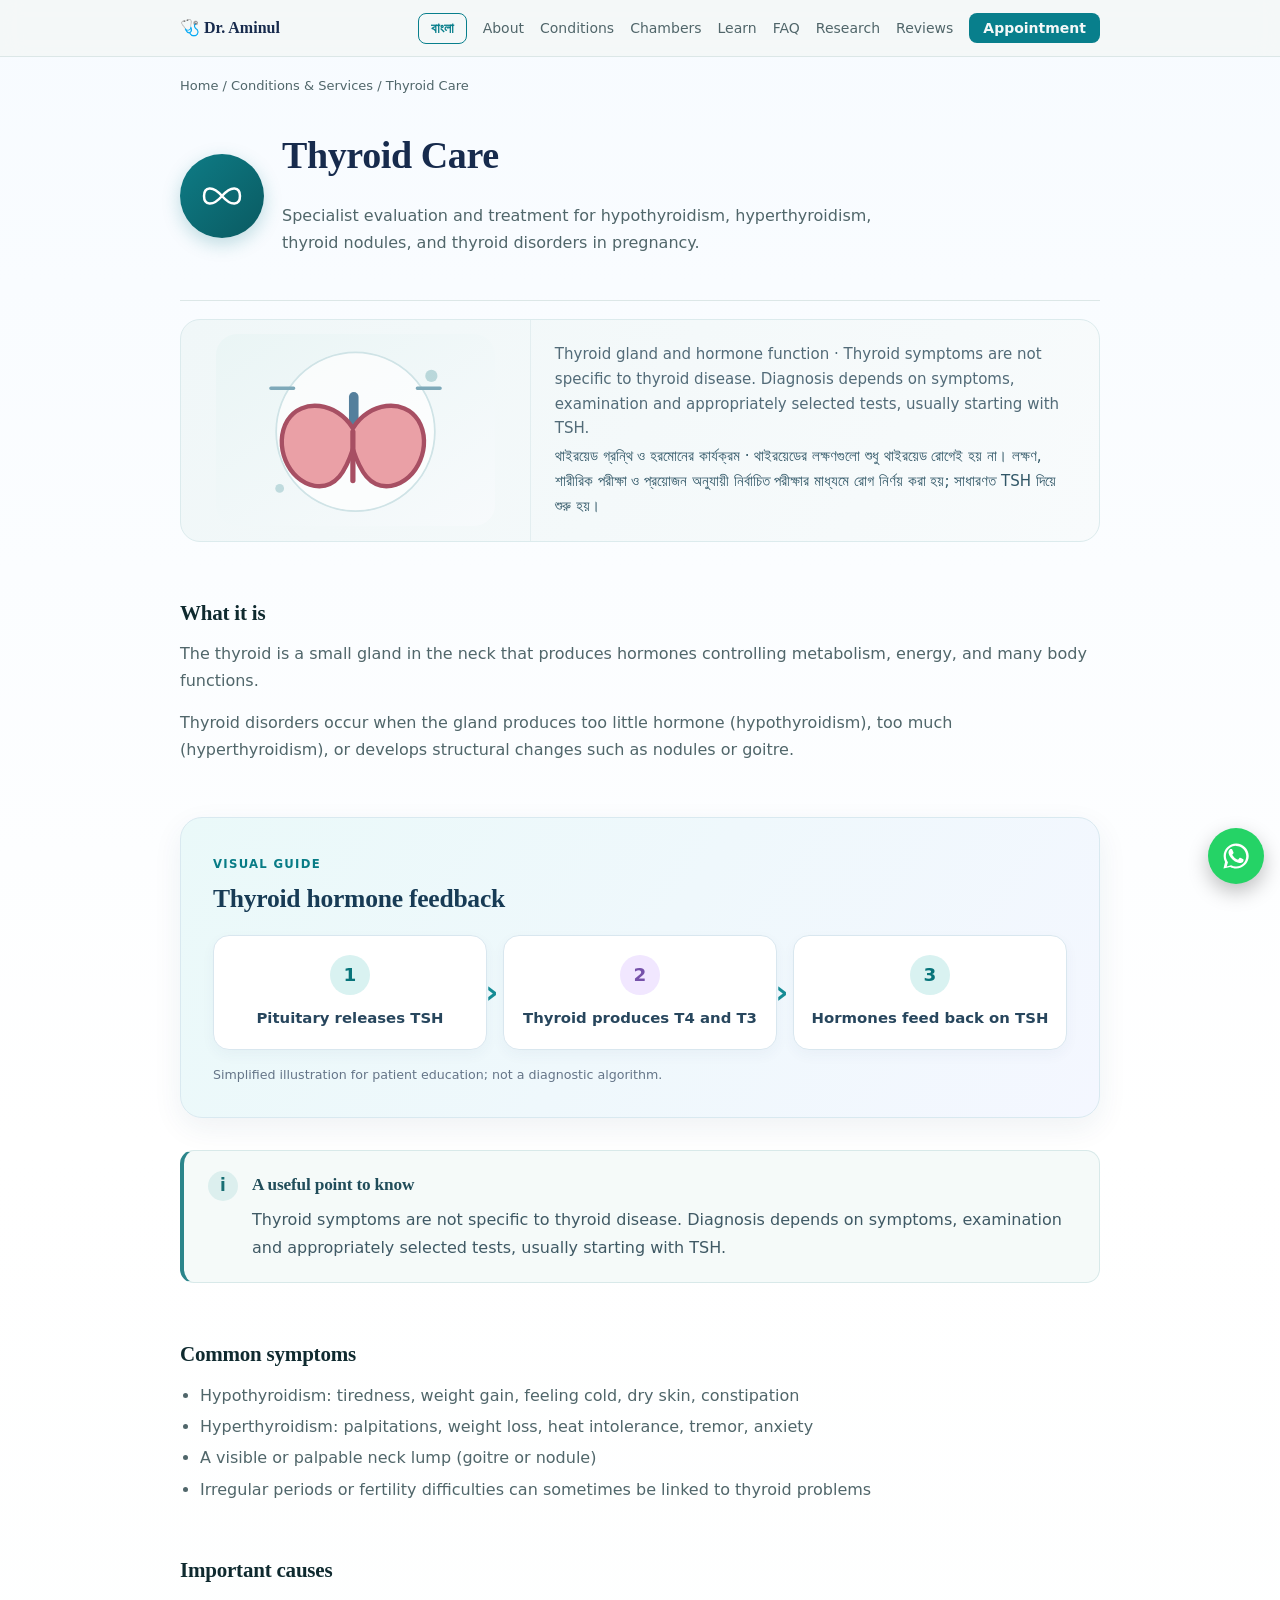
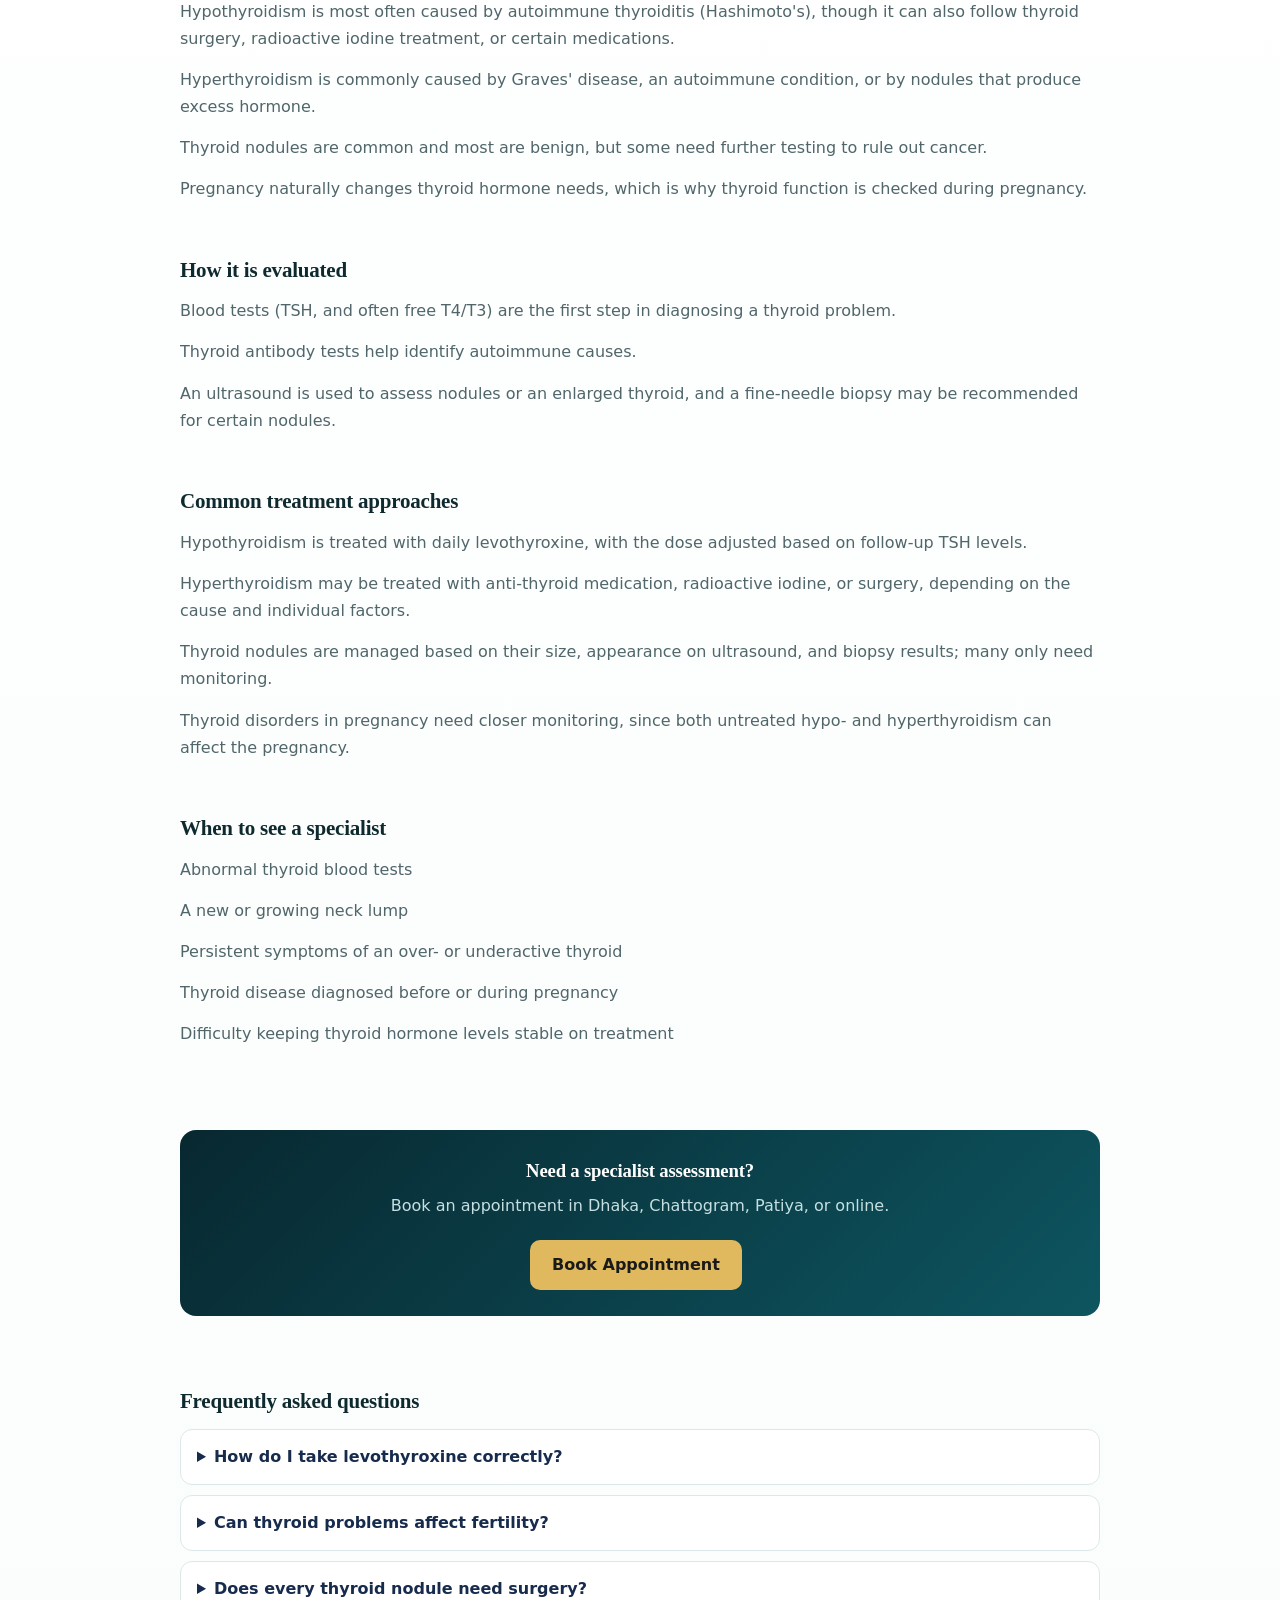
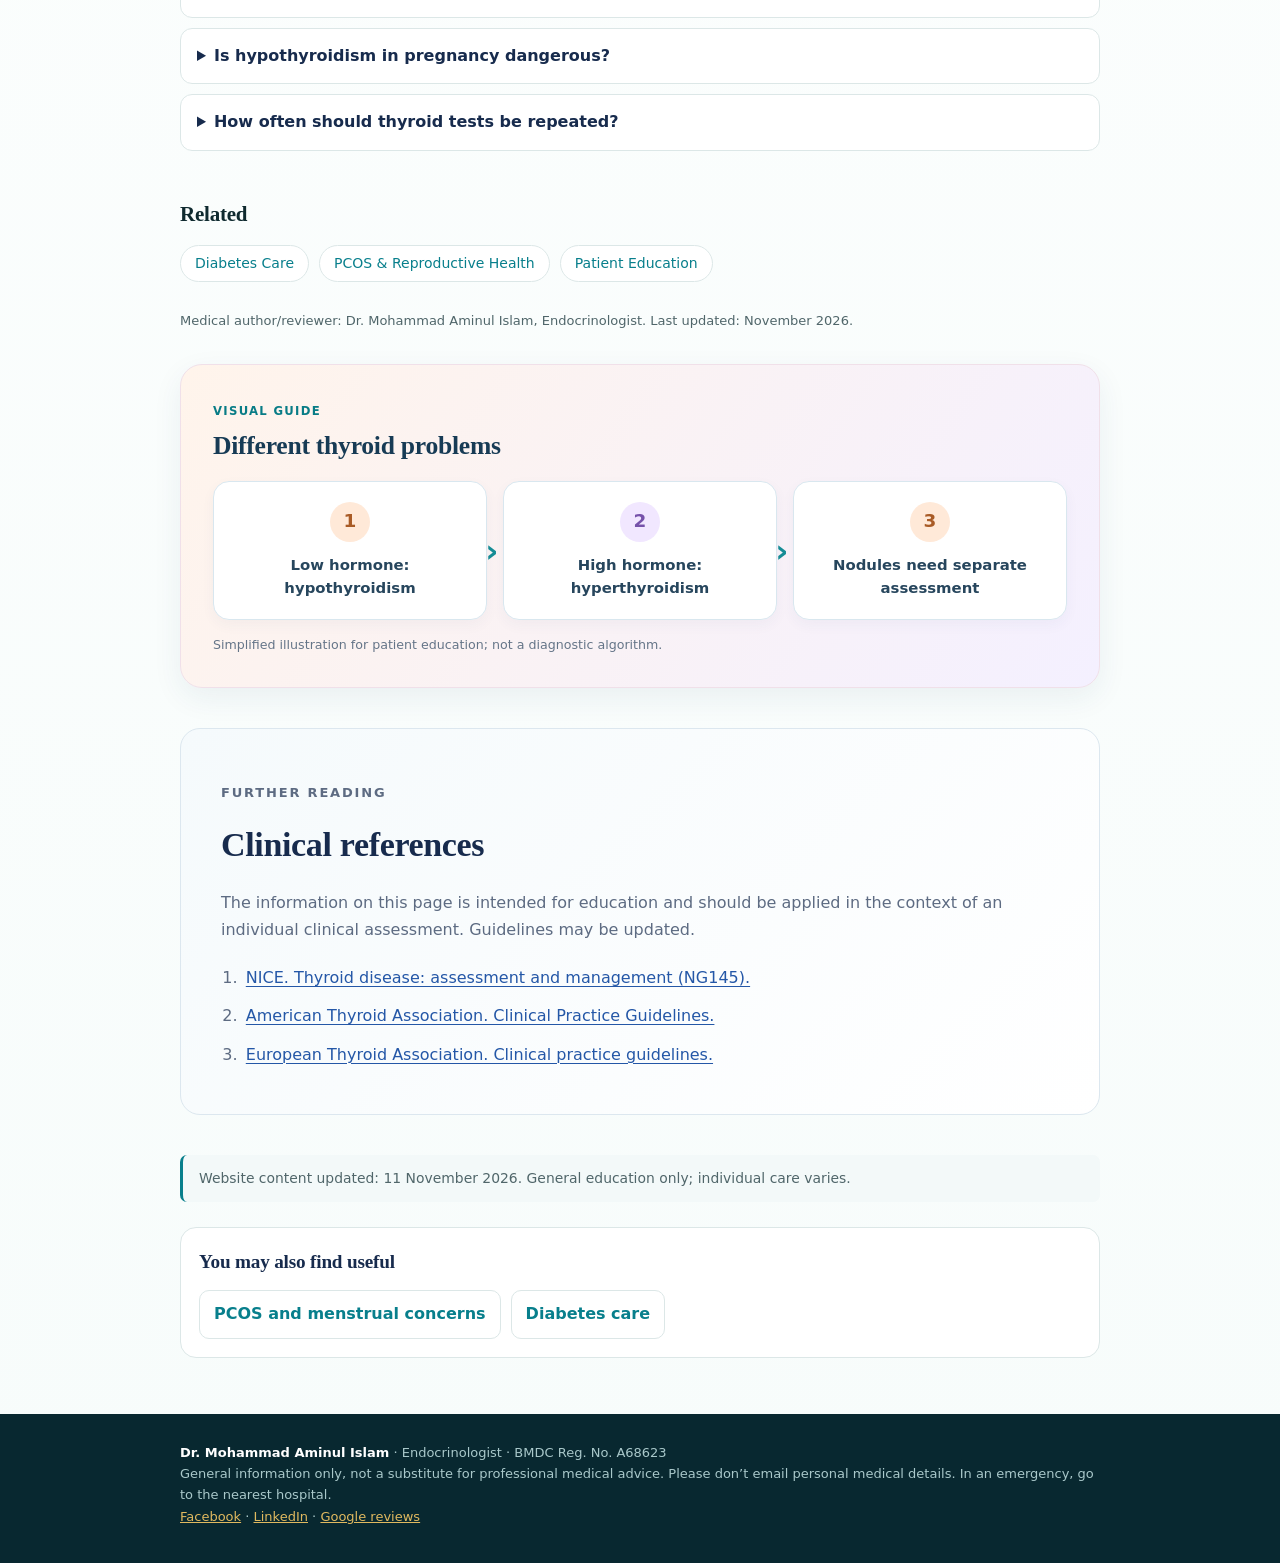
<file: thyroid.html>
<!DOCTYPE html>

<html lang="en"><head><meta charset="utf-8"/>
<meta content="width=device-width, initial-scale=1, viewport-fit=cover" name="viewport"/>
<title>Thyroid Care | Dr. Mohammad Aminul Islam, Endocrinologist</title>
<meta content="Specialist evaluation and treatment for hypothyroidism, hyperthyroidism, thyroid nodules, and thyroid disorders in pregnancy." name="description"/>
<meta content="index, follow" name="robots"/>
<link href="https://draminulislam.com/thyroid.html" rel="canonical"/>
<meta content="article" property="og:type"/>
<meta content="Thyroid Care | Dr. Mohammad Aminul Islam" property="og:title"/>
<meta content="Specialist evaluation and treatment for hypothyroidism, hyperthyroidism, thyroid nodules, and thyroid disorders in pregnancy." property="og:description"/>
<meta content="summary" name="twitter:card"/>
<link href="favicon.svg" rel="icon" type="image/svg+xml"/><link href="favicon-32.png" rel="icon" sizes="32x32"/><link href="favicon-180.png" rel="apple-touch-icon"/><link href="assets/style.css" rel="stylesheet"/>
<script type="application/ld+json">{"@context": "https://schema.org", "@type": "MedicalWebPage", "name": "Thyroid Care", "description": "Specialist evaluation and treatment for hypothyroidism, hyperthyroidism, thyroid nodules, and thyroid disorders in pregnancy.", "url": "https://draminulislam.com/thyroid.html", "lastReviewed": "2026-11-04", "reviewedBy": {"@type": "Physician", "name": "Dr. Mohammad Aminul Islam"}, "about": {"@type": "MedicalCondition", "name": "Thyroid Care"}}</script>
<script type="application/ld+json">{"@context": "https://schema.org", "@type": "BreadcrumbList", "itemListElement": [{"@type": "ListItem", "position": 1, "name": "Home", "item": "https://draminulislam.com/"}, {"@type": "ListItem", "position": 2, "name": "Conditions & Services", "item": "https://draminulislam.com/index.html#care"}, {"@type": "ListItem", "position": 3, "name": "Thyroid Care", "item": "https://draminulislam.com/thyroid.html"}]}</script>
<script type="application/ld+json">{"@context": "https://schema.org", "@type": "FAQPage", "mainEntity": [{"@type": "Question", "name": "How do I take levothyroxine correctly?", "acceptedAnswer": {"@type": "Answer", "text": "Take it on an empty stomach, usually first thing in the morning, at least 30-60 minutes before food, coffee, or other medications, since food and certain supplements like calcium or iron can reduce absorption."}}, {"@type": "Question", "name": "Can thyroid problems affect fertility?", "acceptedAnswer": {"@type": "Answer", "text": "Yes, both an underactive and overactive thyroid can disrupt ovulation and menstrual cycles, which is why thyroid function is often checked as part of a fertility assessment."}}, {"@type": "Question", "name": "Does every thyroid nodule need surgery?", "acceptedAnswer": {"@type": "Answer", "text": "No, most thyroid nodules are benign and simply monitored with periodic ultrasound; surgery is considered only for certain high-risk features, large size, or confirmed cancer on biopsy."}}, {"@type": "Question", "name": "Is hypothyroidism in pregnancy dangerous?", "acceptedAnswer": {"@type": "Answer", "text": "Untreated hypothyroidism in pregnancy can affect both mother and baby, so it's monitored closely and treated promptly, usually by adjusting the levothyroxine dose."}}, {"@type": "Question", "name": "How often should thyroid tests be repeated?", "acceptedAnswer": {"@type": "Answer", "text": "Typically every 6-8 weeks after a dose change, and every 6-12 months once stable, though this can vary based on your specific situation."}}]}</script>
<meta content="https://draminulislam.com/thyroid.html" property="og:url"/><meta content="https://draminulislam.com/social-preview.png" property="og:image"/><meta content="1200" property="og:image:width"/><meta content="630" property="og:image:height"/>
<style id="cms-design-variables">
:root{--cms-radius:16px;--cms-expertise-height:72px;--cms-trust-icon:58px;--cms-gap:16px;--cms-expertise-cols:3;--cms-trust-cols:3}
@media(min-width:951px){
.expertise-grid{grid-template-columns:repeat(var(--cms-expertise-cols),minmax(0,1fr))!important;gap:var(--cms-gap)!important}
#trust .trust-grid-new{grid-template-columns:repeat(var(--cms-trust-cols),minmax(0,1fr))!important;gap:var(--cms-gap)!important}
}
.expertise-grid .expertise-card>img{height:var(--cms-expertise-height)!important}
#trust .trust-icon-new{width:var(--cms-trust-icon)!important;height:var(--cms-trust-icon)!important;flex-basis:var(--cms-trust-icon)!important}
.expertise-card,#trust .trust-card-new{border-radius:var(--cms-radius)!important}
</style>
</head><body>
<header class="top"><div class="w"><a href="index.html" style="text-decoration:none;color:inherit"><span class="brand">🩺 Dr. Aminul</span></a><nav><button class="lt" id="lt" type="button">বাংলা</button><a data-site-edit="edit-001" href="index.html#about">About</a><a data-site-edit="edit-002" href="index.html#care">Conditions</a><a data-site-edit="edit-003" href="index.html#book">Chambers</a><a data-site-edit="edit-004" href="index.html#learn">Learn</a><a data-site-edit="edit-005" href="index.html#faq">FAQ</a><a data-site-edit="edit-006" href="index.html#research">Research</a><a data-site-edit="edit-007" href="index.html#reviews">Reviews</a><a class="bk" data-site-edit="edit-008" href="index.html#book">Appointment</a></nav></div></header>
<div class="w">
<p class="crumb"><a data-site-edit="edit-009" href="index.html">Home</a> / <a data-site-edit="edit-010" href="index.html#care">Conditions &amp; Services</a> / Thyroid Care</p>
<header class="page-head cond-head"><div class="cond-badge"><svg height="46" viewbox="0 0 64 64" width="46" xmlns="http://www.w3.org/2000/svg"><path d="M32 32 C19 17 7 19 7 32 C7 45 19 47 32 32 Z" fill="none" stroke="#fff" stroke-linejoin="round" stroke-width="3.5"></path><path d="M32 32 C45 17 57 19 57 32 C57 45 45 47 32 32 Z" fill="none" stroke="#fff" stroke-linejoin="round" stroke-width="3.5"></path></svg></div><div><h1><span class="en" data-site-edit="edit-011">Thyroid Care</span><span class="bn" data-site-edit="edit-012">থাইরয়েড চিকিৎসা</span></h1><p class="sub"><span class="en" data-site-edit="edit-013">Specialist evaluation and treatment for hypothyroidism, hyperthyroidism, thyroid nodules, and thyroid disorders in pregnancy.</span><span class="bn" data-site-edit="edit-014">হাইপোথাইরয়েডিজম, হাইপারথাইরয়েডিজম, থাইরয়েড নডিউল এবং গর্ভাবস্থায় থাইরয়েড সমস্যার বিশেষজ্ঞ মূল্যায়ন ও চিকিৎসা।</span></p></div></header>
<figure class="condition-visual"><img alt="Thyroid gland and hormone function" data-site-edit="edit-015" height="440" loading="eager" src="assets/medical-thyroid.svg" width="640"/><figcaption><span class="en" data-site-edit="edit-016">Thyroid gland and hormone function · Thyroid symptoms are not specific to thyroid disease. Diagnosis depends on symptoms, examination and appropriately selected tests, usually starting with TSH.</span><span class="bn" data-site-edit="edit-017">থাইরয়েড গ্রন্থি ও হরমোনের কার্যক্রম · থাইরয়েডের লক্ষণগুলো শুধু থাইরয়েড রোগেই হয় না। লক্ষণ, শারীরিক পরীক্ষা ও প্রয়োজন অনুযায়ী নির্বাচিত পরীক্ষার মাধ্যমে রোগ নির্ণয় করা হয়; সাধারণত TSH দিয়ে শুরু হয়।</span></figcaption></figure>
<main>
<section class="reveal article"><h2><span class="en" data-site-edit="edit-018">What it is</span><span class="bn" data-site-edit="edit-019">এটি কী</span></h2><p><span class="en" data-site-edit="edit-020">The thyroid is a small gland in the neck that produces hormones controlling metabolism, energy, and many body functions.</span><span class="bn" data-site-edit="edit-021">থাইরয়েড গলার একটি ছোট গ্রন্থি, যা বিপাক, শক্তি এবং শরীরের বিভিন্ন কার্যক্রম নিয়ন্ত্রণকারী হরমোন তৈরি করে।</span></p><p><span class="en" data-site-edit="edit-022">Thyroid disorders occur when the gland produces too little hormone (hypothyroidism), too much (hyperthyroidism), or develops structural changes such as nodules or goitre.</span><span class="bn" data-site-edit="edit-023">থাইরয়েড সমস্যা তখন হয় যখন গ্রন্থি কম হরমোন তৈরি করে (হাইপোথাইরয়েডিজম), বেশি হরমোন তৈরি করে (হাইপারথাইরয়েডিজম), অথবা নডিউল বা গলগণ্ডের মতো গঠনগত পরিবর্তন হয়।</span></p></section><figure class="learning-figure diagram-a"><figcaption><span class="learning-kicker"><span class="en" data-site-edit="edit-024">VISUAL GUIDE</span><span class="bn" data-site-edit="edit-025">চিত্রে সহজ ব্যাখ্যা</span></span><h2><span class="en" data-site-edit="edit-026">Thyroid hormone feedback</span><span class="bn" data-site-edit="edit-027">থাইরয়েড হরমোনের নিয়ন্ত্রণ</span></h2></figcaption><div class="learning-flow"><div class="learning-step"><div aria-hidden="true" class="learning-symbol">1</div><p><span class="en" data-site-edit="edit-028">Pituitary releases TSH</span><span class="bn" data-site-edit="edit-029">পিটুইটারি থেকে TSH</span></p></div><div class="learning-step"><div aria-hidden="true" class="learning-symbol">2</div><p><span class="en" data-site-edit="edit-030">Thyroid produces T4 and T3</span><span class="bn" data-site-edit="edit-031">থাইরয়েড থেকে T4 ও T3</span></p></div><div class="learning-step"><div aria-hidden="true" class="learning-symbol">3</div><p><span class="en" data-site-edit="edit-032">Hormones feed back on TSH</span><span class="bn" data-site-edit="edit-033">হরমোন TSH নিয়ন্ত্রণে প্রভাব ফেলে</span></p></div></div><p class="learning-disclaimer"><span class="en" data-site-edit="edit-034">Simplified illustration for patient education; not a diagnostic algorithm.</span><span class="bn" data-site-edit="edit-035">রোগীকে সহজভাবে বোঝানোর চিত্র; এটি রোগ নির্ণয়ের নির্দেশিকা নয়।</span></p></figure>
<section class="key-clinical-note"><div aria-hidden="true" class="note-mark">i</div><div><h2><span class="en" data-site-edit="edit-036">A useful point to know</span><span class="bn" data-site-edit="edit-037">জেনে রাখা জরুরি</span></h2><p><span class="en" data-site-edit="edit-038">Thyroid symptoms are not specific to thyroid disease. Diagnosis depends on symptoms, examination and appropriately selected tests, usually starting with TSH.</span><span class="bn" data-site-edit="edit-039">থাইরয়েডের লক্ষণগুলো শুধু থাইরয়েড রোগেই হয় না। লক্ষণ, শারীরিক পরীক্ষা ও প্রয়োজন অনুযায়ী নির্বাচিত পরীক্ষার মাধ্যমে রোগ নির্ণয় করা হয়; সাধারণত TSH দিয়ে শুরু হয়।</span></p></div></section>
<section class="reveal article"><h2><span class="en" data-site-edit="edit-040">Common symptoms</span><span class="bn" data-site-edit="edit-041">সাধারণ লক্ষণ</span></h2><ul><li><span class="en" data-site-edit="edit-042">Hypothyroidism: tiredness, weight gain, feeling cold, dry skin, constipation</span><span class="bn" data-site-edit="edit-043">হাইপোথাইরয়েডিজম: ক্লান্তি, ওজন বৃদ্ধি, ঠান্ডা লাগা, শুষ্ক ত্বক, কোষ্ঠকাঠিন্য</span></li><li><span class="en" data-site-edit="edit-044">Hyperthyroidism: palpitations, weight loss, heat intolerance, tremor, anxiety</span><span class="bn" data-site-edit="edit-045">হাইপারথাইরয়েডিজম: বুক ধড়ফড়, ওজন হ্রাস, গরম সহ্য না হওয়া, হাত কাঁপা, উদ্বেগ</span></li><li><span class="en" data-site-edit="edit-046">A visible or palpable neck lump (goitre or nodule)</span><span class="bn" data-site-edit="edit-047">গলায় দৃশ্যমান বা স্পর্শযোগ্য স্ফীতি (গলগণ্ড বা নডিউল)</span></li><li><span class="en" data-site-edit="edit-048">Irregular periods or fertility difficulties can sometimes be linked to thyroid problems</span><span class="bn" data-site-edit="edit-049">অনিয়মিত মাসিক বা বন্ধ্যাত্ব কখনো কখনো থাইরয়েড সমস্যার সাথে সম্পর্কিত</span></li></ul></section>
<section class="reveal article"><h2><span class="en" data-site-edit="edit-050">Important causes</span><span class="bn" data-site-edit="edit-051">গুরুত্বপূর্ণ কারণ</span></h2><p><span class="en" data-site-edit="edit-052">Hypothyroidism is most often caused by autoimmune thyroiditis (Hashimoto's), though it can also follow thyroid surgery, radioactive iodine treatment, or certain medications.</span><span class="bn" data-site-edit="edit-053">হাইপোথাইরয়েডিজমের সবচেয়ে সাধারণ কারণ অটোইমিউন থাইরয়েডাইটিস (হাশিমোটো), তবে থাইরয়েড অস্ত্রোপচার, রেডিওঅ্যাকটিভ আয়োডিন চিকিৎসা বা কিছু ওষুধের পরও হতে পারে।</span></p><p><span class="en" data-site-edit="edit-054">Hyperthyroidism is commonly caused by Graves' disease, an autoimmune condition, or by nodules that produce excess hormone.</span><span class="bn" data-site-edit="edit-055">হাইপারথাইরয়েডিজমের সাধারণ কারণ গ্রেভস ডিজিজ (একটি অটোইমিউন রোগ), অথবা নডিউল যা অতিরিক্ত হরমোন তৈরি করে।</span></p><p><span class="en" data-site-edit="edit-056">Thyroid nodules are common and most are benign, but some need further testing to rule out cancer.</span><span class="bn" data-site-edit="edit-057">থাইরয়েড নডিউল সাধারণ এবং বেশিরভাগই নিরীহ, তবে কিছু ক্ষেত্রে ক্যান্সার বাতিল করতে আরও পরীক্ষার প্রয়োজন হয়।</span></p><p><span class="en" data-site-edit="edit-058">Pregnancy naturally changes thyroid hormone needs, which is why thyroid function is checked during pregnancy.</span><span class="bn" data-site-edit="edit-059">গর্ভাবস্থা স্বাভাবিকভাবেই থাইরয়েড হরমোনের চাহিদা পরিবর্তন করে, তাই গর্ভাবস্থায় থাইরয়েড পরীক্ষা করা হয়।</span></p></section>
<section class="reveal article"><h2><span class="en" data-site-edit="edit-060">How it is evaluated</span><span class="bn" data-site-edit="edit-061">কীভাবে মূল্যায়ন করা হয়</span></h2><p><span class="en" data-site-edit="edit-062">Blood tests (TSH, and often free T4/T3) are the first step in diagnosing a thyroid problem.</span><span class="bn" data-site-edit="edit-063">রক্ত পরীক্ষা (TSH, এবং প্রায়ই free T4/T3) থাইরয়েড সমস্যা নির্ণয়ের প্রথম ধাপ।</span></p><p><span class="en" data-site-edit="edit-064">Thyroid antibody tests help identify autoimmune causes.</span><span class="bn" data-site-edit="edit-065">থাইরয়েড অ্যান্টিবডি পরীক্ষা অটোইমিউন কারণ শনাক্ত করতে সাহায্য করে।</span></p><p><span class="en" data-site-edit="edit-066">An ultrasound is used to assess nodules or an enlarged thyroid, and a fine-needle biopsy may be recommended for certain nodules.</span><span class="bn" data-site-edit="edit-067">নডিউল বা বর্ধিত থাইরয়েড মূল্যায়নে আল্ট্রাসাউন্ড ব্যবহার করা হয়, এবং কিছু নডিউলের ক্ষেত্রে ফাইন-নিডল বায়োপসি সুপারিশ করা হতে পারে।</span></p></section>
<section class="reveal article"><h2><span class="en" data-site-edit="edit-068">Common treatment approaches</span><span class="bn" data-site-edit="edit-069">সাধারণ চিকিৎসার পদ্ধতি</span></h2><p><span class="en" data-site-edit="edit-070">Hypothyroidism is treated with daily levothyroxine, with the dose adjusted based on follow-up TSH levels.</span><span class="bn" data-site-edit="edit-071">হাইপোথাইরয়েডিজমের চিকিৎসা প্রতিদিন লেভোথাইরক্সিন দিয়ে করা হয়, ফলো-আপ TSH অনুযায়ী মাত্রা সমন্বয় করা হয়।</span></p><p><span class="en" data-site-edit="edit-072">Hyperthyroidism may be treated with anti-thyroid medication, radioactive iodine, or surgery, depending on the cause and individual factors.</span><span class="bn" data-site-edit="edit-073">কারণ ও ব্যক্তিভেদে হাইপারথাইরয়েডিজমের চিকিৎসা অ্যান্টি-থাইরয়েড ওষুধ, রেডিওঅ্যাকটিভ আয়োডিন বা অস্ত্রোপচার দিয়ে করা হতে পারে।</span></p><p><span class="en" data-site-edit="edit-074">Thyroid nodules are managed based on their size, appearance on ultrasound, and biopsy results; many only need monitoring.</span><span class="bn" data-site-edit="edit-075">থাইরয়েড নডিউলের চিকিৎসা এর আকার, আল্ট্রাসাউন্ডে চেহারা ও বায়োপসি ফলাফলের উপর নির্ভর করে; অনেক ক্ষেত্রে শুধু পর্যবেক্ষণই যথেষ্ট।</span></p><p><span class="en" data-site-edit="edit-076">Thyroid disorders in pregnancy need closer monitoring, since both untreated hypo- and hyperthyroidism can affect the pregnancy.</span><span class="bn" data-site-edit="edit-077">গর্ভাবস্থায় থাইরয়েড সমস্যায় ঘনিষ্ঠ পর্যবেক্ষণ প্রয়োজন, কারণ অচিকিৎসিত হাইপো- বা হাইপারথাইরয়েডিজম উভয়ই গর্ভাবস্থাকে প্রভাবিত করতে পারে।</span></p></section>
<section class="reveal article"><h2><span class="en" data-site-edit="edit-078">When to see a specialist</span><span class="bn" data-site-edit="edit-079">কখন বিশেষজ্ঞ দেখাবেন</span></h2><p><span class="en" data-site-edit="edit-080">Abnormal thyroid blood tests</span><span class="bn" data-site-edit="edit-081">অস্বাভাবিক থাইরয়েড রক্ত পরীক্ষা</span></p><p><span class="en" data-site-edit="edit-082">A new or growing neck lump</span><span class="bn" data-site-edit="edit-083">গলায় নতুন বা বর্ধনশীল স্ফীতি</span></p><p><span class="en" data-site-edit="edit-084">Persistent symptoms of an over- or underactive thyroid</span><span class="bn" data-site-edit="edit-085">থাইরয়েড বেশি বা কম কাজ করার লক্ষণ ক্রমাগত থাকলে</span></p><p><span class="en" data-site-edit="edit-086">Thyroid disease diagnosed before or during pregnancy</span><span class="bn" data-site-edit="edit-087">গর্ভধারণের আগে বা গর্ভাবস্থায় থাইরয়েড রোগ নির্ণয় হলে</span></p><p><span class="en" data-site-edit="edit-088">Difficulty keeping thyroid hormone levels stable on treatment</span><span class="bn" data-site-edit="edit-089">চিকিৎসার পরও থাইরয়েড হরমোনের মাত্রা স্থির রাখতে অসুবিধা হলে</span></p></section>
<section class="reveal article"><div class="cta-banner"><h3><span class="en" data-site-edit="edit-090">Need a specialist assessment?</span><span class="bn" data-site-edit="edit-091">বিশেষজ্ঞ মূল্যায়ন দরকার?</span></h3><p><span class="en" data-site-edit="edit-092">Book an appointment in Dhaka, Chattogram, Patiya, or online.</span><span class="bn" data-site-edit="edit-093">ঢাকা, চট্টগ্রাম, পটিয়া অথবা অনলাইনে অ্যাপয়েন্টমেন্ট নিন।</span></p><a class="btn" href="index.html#book"><span class="en" data-site-edit="edit-094">Book Appointment</span><span class="bn" data-site-edit="edit-095">অ্যাপয়েন্টমেন্ট নিন</span></a></div></section>
<section class="reveal article"><h2><span class="en" data-site-edit="edit-096">Frequently asked questions</span><span class="bn" data-site-edit="edit-097">প্রায়শই জিজ্ঞাসিত প্রশ্ন</span></h2><details><summary><span class="en" data-site-edit="edit-098">How do I take levothyroxine correctly?</span><span class="bn" data-site-edit="edit-099">লেভোথাইরক্সিন সঠিকভাবে কীভাবে খাবেন?</span></summary><p><span class="en" data-site-edit="edit-100">Take it on an empty stomach, usually first thing in the morning, at least 30-60 minutes before food, coffee, or other medications, since food and certain supplements like calcium or iron can reduce absorption.</span><span class="bn" data-site-edit="edit-101">সাধারণত সকালে খালি পেটে, খাবার, কফি বা অন্যান্য ওষুধের অন্তত ৩০-৬০ মিনিট আগে খান, কারণ খাবার এবং ক্যালসিয়াম বা আয়রনের মতো কিছু সাপ্লিমেন্ট শোষণ কমিয়ে দিতে পারে।</span></p></details><details><summary><span class="en" data-site-edit="edit-102">Can thyroid problems affect fertility?</span><span class="bn" data-site-edit="edit-103">থাইরয়েড সমস্যা কি বন্ধ্যাত্বের কারণ হতে পারে?</span></summary><p><span class="en" data-site-edit="edit-104">Yes, both an underactive and overactive thyroid can disrupt ovulation and menstrual cycles, which is why thyroid function is often checked as part of a fertility assessment.</span><span class="bn" data-site-edit="edit-105">হ্যাঁ, কম বা বেশি কাজ করা থাইরয়েড উভয়ই ডিম্বস্ফোটন ও মাসিক চক্রে ব্যাঘাত ঘটাতে পারে, তাই বন্ধ্যাত্ব মূল্যায়নের অংশ হিসেবে থাইরয়েড পরীক্ষা করা হয়।</span></p></details><details><summary><span class="en" data-site-edit="edit-106">Does every thyroid nodule need surgery?</span><span class="bn" data-site-edit="edit-107">প্রতিটি থাইরয়েড নডিউলের কি অস্ত্রোপচার প্রয়োজন?</span></summary><p><span class="en" data-site-edit="edit-108">No, most thyroid nodules are benign and simply monitored with periodic ultrasound; surgery is considered only for certain high-risk features, large size, or confirmed cancer on biopsy.</span><span class="bn" data-site-edit="edit-109">না, বেশিরভাগ থাইরয়েড নডিউল নিরীহ এবং নিয়মিত আল্ট্রাসাউন্ডে পর্যবেক্ষণ করা হয়; শুধুমাত্র উচ্চ-ঝুঁকিপূর্ণ বৈশিষ্ট্য, বড় আকার বা বায়োপসিতে ক্যান্সার নিশ্চিত হলে অস্ত্রোপচার বিবেচনা করা হয়।</span></p></details><details><summary><span class="en" data-site-edit="edit-110">Is hypothyroidism in pregnancy dangerous?</span><span class="bn" data-site-edit="edit-111">গর্ভাবস্থায় হাইপোথাইরয়েডিজম কি বিপজ্জনক?</span></summary><p><span class="en" data-site-edit="edit-112">Untreated hypothyroidism in pregnancy can affect both mother and baby, so it's monitored closely and treated promptly, usually by adjusting the levothyroxine dose.</span><span class="bn" data-site-edit="edit-113">গর্ভাবস্থায় অচিকিৎসিত হাইপোথাইরয়েডিজম মা ও শিশু উভয়কেই প্রভাবিত করতে পারে, তাই এটি ঘনিষ্ঠভাবে পর্যবেক্ষণ করা হয় এবং সাধারণত লেভোথাইরক্সিনের মাত্রা সমন্বয় করে দ্রুত চিকিৎসা করা হয়।</span></p></details><details><summary><span class="en" data-site-edit="edit-114">How often should thyroid tests be repeated?</span><span class="bn" data-site-edit="edit-115">কত ঘন ঘন থাইরয়েড পরীক্ষা পুনরাবৃত্তি করা উচিত?</span></summary><p><span class="en" data-site-edit="edit-116">Typically every 6-8 weeks after a dose change, and every 6-12 months once stable, though this can vary based on your specific situation.</span><span class="bn" data-site-edit="edit-117">সাধারণত মাত্রা পরিবর্তনের পর প্রতি ৬-৮ সপ্তাহে, এবং স্থিতিশীল হলে প্রতি ৬-১২ মাসে একবার, তবে আপনার নির্দিষ্ট পরিস্থিতি অনুযায়ী এটি ভিন্ন হতে পারে।</span></p></details></section>
<section class="reveal article"><h2><span class="en" data-site-edit="edit-118">Related</span><span class="bn" data-site-edit="edit-119">সম্পর্কিত</span></h2><div class="related"><a href="diabetes.html"><span class="en" data-site-edit="edit-120">Diabetes Care</span><span class="bn" data-site-edit="edit-121">ডায়াবেটিস চিকিৎসা</span></a><a href="index.html#cond-pcos"><span class="en" data-site-edit="edit-122">PCOS &amp; Reproductive Health</span><span class="bn" data-site-edit="edit-123">পিসিওএস ও প্রজনন স্বাস্থ্য</span></a><a href="index.html#learn"><span class="en" data-site-edit="edit-124">Patient Education</span><span class="bn" data-site-edit="edit-125">রোগী শিক্ষা</span></a></div></section>
<p class="meta-line"><span class="en" data-site-edit="edit-126">Medical author/reviewer: Dr. Mohammad Aminul Islam, Endocrinologist. Last updated: November 2026.</span><span class="bn" data-site-edit="edit-127">চিকিৎসা লেখক/পর্যালোচক: ডা. মোহাম্মদ আমিনুল ইসলাম, এন্ডোক্রাইনোলজিস্ট। সর্বশেষ হালনাগাদ: নভেম্বর ২০২৬।</span></p>
<figure class="learning-figure diagram-b"><figcaption><span class="learning-kicker"><span class="en" data-site-edit="edit-128">VISUAL GUIDE</span><span class="bn" data-site-edit="edit-129">চিত্রে সহজ ব্যাখ্যা</span></span><h2><span class="en" data-site-edit="edit-130">Different thyroid problems</span><span class="bn" data-site-edit="edit-131">থাইরয়েডের ভিন্ন সমস্যা</span></h2></figcaption><div class="learning-flow"><div class="learning-step"><div aria-hidden="true" class="learning-symbol">1</div><p><span class="en" data-site-edit="edit-132">Low hormone: hypothyroidism</span><span class="bn" data-site-edit="edit-133">হরমোন কম: হাইপোথাইরয়েডিজম</span></p></div><div class="learning-step"><div aria-hidden="true" class="learning-symbol">2</div><p><span class="en" data-site-edit="edit-134">High hormone: hyperthyroidism</span><span class="bn" data-site-edit="edit-135">হরমোন বেশি: হাইপারথাইরয়েডিজম</span></p></div><div class="learning-step"><div aria-hidden="true" class="learning-symbol">3</div><p><span class="en" data-site-edit="edit-136">Nodules need separate assessment</span><span class="bn" data-site-edit="edit-137">নডিউল আলাদাভাবে মূল্যায়ন জরুরি</span></p></div></div><p class="learning-disclaimer"><span class="en" data-site-edit="edit-138">Simplified illustration for patient education; not a diagnostic algorithm.</span><span class="bn" data-site-edit="edit-139">রোগীকে সহজভাবে বোঝানোর চিত্র; এটি রোগ নির্ণয়ের নির্দেশিকা নয়।</span></p></figure><section aria-labelledby="references-heading" class="clinical-references" id="clinical-references">
<div class="references-inner">
<p class="eyebrow" data-site-edit="edit-140">Further reading</p>
<h2 data-site-edit="edit-141" id="references-heading">Clinical references</h2>
<p data-site-edit="edit-142">The information on this page is intended for education and should be applied in the context of an individual clinical assessment. Guidelines may be updated.</p>
<ol><li><a data-site-edit="edit-143" href="https://www.nice.org.uk/guidance/ng145" rel="noopener noreferrer" target="_blank">NICE. Thyroid disease: assessment and management (NG145).</a></li>
<li><a data-site-edit="edit-144" href="https://www.thyroid.org/professionals/ata-professional-guidelines/" rel="noopener noreferrer" target="_blank">American Thyroid Association. Clinical Practice Guidelines.</a></li>
<li><a data-site-edit="edit-145" href="https://www.eurothyroid.com/guidelines.html" rel="noopener noreferrer" target="_blank">European Thyroid Association. Clinical practice guidelines.</a></li></ol>
</div>
</section>
<section aria-label="Content review" class="editorial-review"><span class="en" data-site-edit="edit-146">Website content updated: 11 November 2026. General education only; individual care varies.</span><span class="bn" data-site-edit="edit-147">ওয়েবসাইটের তথ্য হালনাগাদ: ১১ নভেম্বর ২০২৬। এটি সাধারণ স্বাস্থ্যশিক্ষার জন্য; চিকিৎসা রোগীভেদে ভিন্ন হতে পারে।</span></section><section class="related-care-links"><h2><span class="en" data-site-edit="edit-148">You may also find useful</span><span class="bn" data-site-edit="edit-149">আরও যে বিষয়গুলো জানতে পারেন</span></h2><div><a href="pcos.html"><span class="en" data-site-edit="edit-150">PCOS and menstrual concerns</span><span class="bn" data-site-edit="edit-151">পিসিওএস ও মাসিকের সমস্যা</span></a><a href="diabetes.html"><span class="en" data-site-edit="edit-152">Diabetes care</span><span class="bn" data-site-edit="edit-153">ডায়াবেটিস চিকিৎসা</span></a></div></section></main>
</div>
<footer><div class="w"><b>Dr. Mohammad Aminul Islam</b> · Endocrinologist · BMDC Reg. No. A68623<br/>General information only, not a substitute for professional medical advice. Please don’t email personal medical details. In an emergency, go to the nearest hospital.<br/><a data-site-edit="edit-154" href="https://www.facebook.com/share/16Ec8BLWMN2/">Facebook</a> · <a data-site-edit="edit-155" href="https://www.linkedin.com/in/mohammad-aminul-islam-686091294">LinkedIn</a> · <a data-site-edit="edit-156" href="https://share.google/inh2LFFBDtszWjzEe">Google reviews</a></div></footer>
<a aria-label="Chat on WhatsApp" class="wa-float" href="https://wa.me/8801871550536"><svg fill="#fff" viewbox="0 0 24 24" xmlns="http://www.w3.org/2000/svg"><path d="M17.472 14.382c-.297-.149-1.758-.867-2.03-.967-.273-.099-.471-.148-.67.15-.197.297-.767.966-.94 1.164-.173.199-.347.223-.644.075-.297-.15-1.255-.463-2.39-1.475-.883-.788-1.48-1.761-1.653-2.059-.173-.297-.018-.458.13-.606.134-.133.298-.347.446-.52.149-.174.198-.298.298-.497.099-.198.05-.371-.025-.52-.075-.149-.669-1.612-.916-2.207-.242-.579-.487-.5-.669-.51-.173-.008-.371-.01-.57-.01-.198 0-.52.074-.792.372-.272.297-1.04 1.016-1.04 2.479 0 1.462 1.065 2.875 1.213 3.074.149.198 2.096 3.2 5.077 4.487.709.306 1.262.489 1.694.625.712.227 1.36.195 1.871.118.571-.085 1.758-.719 2.006-1.413.248-.694.248-1.289.173-1.413-.074-.124-.272-.198-.57-.347z"></path><path d="M12.05 22c-1.66 0-3.29-.416-4.73-1.204L2 22l1.23-5.212A9.94 9.94 0 0 1 2.1 12.05C2.1 6.5 6.6 2 12.15 2 17.7 2 22.2 6.5 22.2 12.05 22.2 17.6 17.7 22 12.05 22zm0-18.15c-4.5 0-8.15 3.65-8.15 8.15 0 1.84.62 3.55 1.67 4.92l-.99 3.4 3.5-.99a8.1 8.1 0 0 0 3.97 1.02c4.5 0 8.15-3.65 8.15-8.15 0-4.5-3.65-8.15-8.15-8.15z"></path></svg></a>
<script src="assets/site.js"></script>
<!-- Cloudflare Web Analytics --><script data-cf-beacon='{"token": "9aac8f202bf84d368d12aa6f4e58ab03"}' src="https://static.cloudflareinsights.com/beacon.min.js" type="module"></script><!-- End Cloudflare Web Analytics -->
<nav aria-label="Quick appointment actions" class="mobile-appointment-bar"><a aria-label="Call BRAC Healthcare appointments" href="tel:+8801335083990"><span aria-hidden="true">☎</span> <span class="en" data-site-edit="edit-157">Call</span><span class="bn" data-site-edit="edit-158">কল</span></a><a aria-label="WhatsApp appointment enquiry" href="https://wa.me/8801871550536"><span aria-hidden="true">✉</span> WhatsApp</a><a class="book-action" href="index.html#book"><span aria-hidden="true">▣</span> <span class="en" data-site-edit="edit-159">Chambers</span><span class="bn" data-site-edit="edit-160">চেম্বার</span></a></nav><script src="assets/page-editor.js" defer></script>
<script src="assets/design-editor.js" defer></script>
</body></html>
</file>
<file: assets/style.css>
:root{--bg:#f4f8f8;--card:#fff;--ink:#0f2a2f;--mute:#50666a;--acc:#0e7c86;--gold:#c8a04a;--line:#dce7e7;--sh:0 6px 24px rgba(10,46,54,.08);--navbg:rgba(244,248,248,.88);box-sizing:border-box;padding-top:env(safe-area-inset-top,0px);padding-bottom:env(safe-area-inset-bottom,0px)}
@media (prefers-color-scheme:dark){:root:not([data-theme="light"]){--bg:#0a1416;--card:#122225;--ink:#e8f2f2;--mute:#9db6b8;--acc:#3cc7d0;--gold:#e0b95f;--line:#22393c;--sh:none;--navbg:rgba(10,20,22,.88)}}
:root[data-theme="dark"]{--bg:#0a1416;--card:#122225;--ink:#e8f2f2;--mute:#9db6b8;--acc:#3cc7d0;--gold:#e0b95f;--line:#22393c;--sh:none;--navbg:rgba(10,20,22,.88)}
html{scroll-padding-top:calc(env(safe-area-inset-top,0px) + 64px);scroll-behavior:smooth}*{box-sizing:border-box}
body{margin:0;background:var(--bg);color:var(--ink);font:16px/1.65 system-ui,-apple-system,"Segoe UI",Roboto,sans-serif}
h1,h2,h3{font-family:Georgia,"Iowan Old Style","Times New Roman",serif;font-weight:700;letter-spacing:-.01em}
a{color:var(--acc)}.w{max-width:960px;margin:0 auto;padding:0 20px}
header.top{position:sticky;top:0;z-index:10;background:var(--navbg);backdrop-filter:blur(10px);-webkit-backdrop-filter:blur(10px);border-bottom:1px solid var(--line);padding-top:env(safe-area-inset-top,0px)}
.top .w{display:flex;justify-content:space-between;align-items:center;height:56px}.brand{font-family:Georgia,serif;font-weight:700}
.top nav a{color:var(--mute);text-decoration:none;font-size:14px;margin-left:16px}.top nav .bk{background:var(--acc);color:var(--bg);padding:7px 14px;border-radius:8px;font-weight:600}
@media(max-width:560px){.top nav a:not(.bk){display:none}}
.hero{background:linear-gradient(135deg,#082830,#0d5560 70%,#11707a);color:#eaf6f6}
.hero .w{display:grid;grid-template-columns:1fr;gap:28px;padding-top:44px;padding-bottom:56px;align-items:center}
@media(min-width:760px){.hero .w{grid-template-columns:1.25fr 1fr}}
.eyebrow{color:#e0b95f;font-size:13px;letter-spacing:.14em;text-transform:uppercase;font-weight:600}
.hero h1{font-size:clamp(32px,7vw,50px);line-height:1.1;margin:8px 0 10px;color:#fff}.hero p{color:#c6e0e2;font-size:17px}
.chips{display:flex;flex-wrap:wrap;gap:8px;margin:14px 0 18px}.chip{border:1px solid rgba(255,255,255,.25);background:rgba(255,255,255,.08);border-radius:20px;padding:4px 12px;font-size:13px;color:#fff}
.btn{display:inline-block;background:#e0b95f;color:#1a1a1a;padding:12px 22px;border-radius:10px;text-decoration:none;font-weight:700;margin:6px 8px 0 0;transition:transform .15s}.btn:hover{transform:translateY(-2px)}
.btn.alt{background:transparent;color:#fff;border:1.5px solid rgba(255,255,255,.5)}
.rev{text-align:center;padding:28px}.rev .st{color:#e0b95f;font-size:26px;letter-spacing:4px}.rev p{max-width:520px;margin:6px auto 14px}.rev .btn{color:#1a1a1a}.rev .btn.alt{color:var(--acc);border-color:var(--acc)}
.st{color:#e0b95f;letter-spacing:3px}.score{font-size:18px;margin:0 0 16px}.rv{grid-template-columns:repeat(1,1fr)}@media(min-width:720px){.rv{grid-template-columns:repeat(3,1fr)}}.q p{color:var(--ink);font-size:15px;font-style:italic;margin-bottom:10px}.by{font-size:13px;color:var(--mute);font-weight:600}.btn.alt{color:var(--acc);border-color:var(--acc)}.hero .btn.alt{color:#fff;border-color:rgba(255,255,255,.5)}.online .btn.alt{color:#fff;border-color:rgba(255,255,255,.5)}
.pubs li{background:var(--card);border:1px solid var(--line);border-radius:12px;padding:14px 16px;margin-bottom:10px;font-size:14.5px}.pubs .t{display:block;font-weight:600;font-size:15.5px;margin:3px 0 4px}.pubs .j{color:var(--mute);display:block}.badge{font-size:11px;letter-spacing:.08em;text-transform:uppercase;color:var(--acc);font-weight:700}
.sh{font-size:18px;margin:8px 0 12px;color:var(--acc)}.art p{margin:8px 0 0;color:var(--mute)}.art b{color:var(--ink)}
.gal{display:grid;gap:12px;grid-template-columns:1fr}@media(min-width:640px){.gal{grid-template-columns:1fr 1fr}.gal figure:first-child{grid-column:1/-1}}.gal img{width:100%;display:block;border-radius:12px;border:1px solid var(--line)}.gal figcaption{font-size:13px;color:var(--mute);padding:6px 2px}.vids{display:grid;grid-template-columns:repeat(auto-fit,minmax(260px,1fr));gap:14px}.vids video{width:100%;max-height:540px;border-radius:10px;background:#000;display:block}.vids .card:hover{transform:none}
.wa-float{position:fixed;right:16px;bottom:calc(16px + env(safe-area-inset-bottom,0px));z-index:50;width:56px;height:56px;border-radius:50%;background:#25D366;display:grid;place-items:center;box-shadow:0 8px 20px rgba(0,0,0,.25);text-decoration:none}.wa-float svg{width:30px;height:30px}
.hero-sec{margin-top:10px;display:flex;gap:16px;flex-wrap:wrap}.hero-sec a{color:#cfe9ea;font-size:14px;text-decoration:underline}
.path{display:flex;flex-direction:column;gap:6px;text-decoration:none;color:var(--ink)}.path .go{font-size:13px;color:var(--acc);font-weight:600}
.chk{list-style:none;padding:0;margin:0}.chk li{padding:4px 0 4px 22px;position:relative;color:var(--mute);font-size:14.5px}.chk li:before{content:"✓";position:absolute;left:0;color:var(--acc);font-weight:700}
.viewall{display:block;margin:16px auto 0;background:transparent;border:1.5px solid var(--acc);color:var(--acc);border-radius:10px;padding:10px 20px;font:600 14px system-ui,sans-serif;cursor:pointer}.more-pubs{margin-top:10px}
@keyframes fadeUp{from{opacity:0;transform:translateY(14px)}to{opacity:1;transform:none}}
@media (prefers-reduced-motion: no-preference){.reveal{animation:fadeUp .6s ease-out both}.hero h1,.hero .eyebrow,.hero>.w>div>p,.hero .chips,.hero-sec,.hero .btn{animation:fadeUp .7s ease-out both}.hero .frame{animation:fadeUp .8s .15s ease-out both}}
.frame{position:relative;max-width:380px;margin:0 auto}.frame:before{content:"";position:absolute;inset:14px -14px -14px 14px;border:2px solid #e0b95f;border-radius:22px}
.frame img{position:relative;width:100%;display:block;border-radius:22px;box-shadow:0 18px 40px rgba(0,0,0,.35)}
.stats{margin-top:-28px;position:relative}.stats .w{display:grid;grid-template-columns:repeat(2,1fr);gap:1px;background:var(--line);border:1px solid var(--line);border-radius:14px;box-shadow:var(--sh);overflow:hidden;padding:0;max-width:920px}
@media(min-width:640px){.stats .w{grid-template-columns:repeat(5,1fr)}}
.stat{background:var(--card);padding:16px;text-align:center}.stat b{display:block;font-family:Georgia,serif;font-size:22px;color:var(--acc)}.stat span{font-size:13px;color:var(--mute)}
section{padding:52px 0 8px}.lab{color:var(--acc);font-size:13px;letter-spacing:.14em;text-transform:uppercase;font-weight:700}
h2{font-size:clamp(26px,5vw,34px);margin:4px 0 18px}
.grid{display:grid;grid-template-columns:repeat(auto-fit,minmax(250px,1fr));gap:14px}
.card{background:var(--card);border:1px solid var(--line);border-radius:14px;padding:18px;box-shadow:var(--sh);transition:transform .15s}.card:hover{transform:translateY(-3px)}
.card h3{margin:0 0 6px;font-size:18px}.card p{margin:0 0 6px;color:var(--mute);font-size:15px}
.ic{width:42px;height:42px;border-radius:12px;background:color-mix(in srgb,var(--acc) 14%,transparent);display:grid;place-items:center;font-size:22px;margin-bottom:10px}
.ch{border-top:4px solid var(--gold)}.tag{display:inline-block;font-size:12px;font-weight:700;letter-spacing:.1em;text-transform:uppercase;color:var(--acc);margin-bottom:4px}
.calls{display:flex;flex-wrap:wrap;gap:8px;margin-top:10px}.call{background:color-mix(in srgb,var(--acc) 12%,transparent);color:var(--acc);text-decoration:none;font-weight:600;font-size:14px;padding:7px 12px;border-radius:8px}
.online{margin-top:14px;background:linear-gradient(135deg,#082830,#0d5560);color:#eaf6f6;border-radius:16px;padding:24px}.online h3{color:#fff;margin:0 0 6px;font-size:22px}.online p{color:#c6e0e2;margin:0 0 10px}
.online .btn.alt{color:#fff}
.tl{list-style:none;margin:0;padding:0 0 0 18px;border-left:2px solid var(--line)}.tl li{position:relative;padding:0 0 18px 16px}.tl li:before{content:"";position:absolute;left:-25px;top:7px;width:12px;height:12px;border-radius:50%;background:var(--gold);border:2px solid var(--bg)}
.tl span{display:block;color:var(--mute);font-size:14px}
.two{display:grid;gap:28px;grid-template-columns:1fr}@media(min-width:760px){.two{grid-template-columns:1.1fr 1fr}}
details{background:var(--card);border:1px solid var(--line);border-radius:12px;padding:14px 16px;margin-bottom:10px}summary{cursor:pointer;font-weight:600}details p{color:var(--mute);margin:8px 0 0}
.ref{background:var(--card);border:1px solid var(--line);border-left:4px solid var(--acc);border-radius:12px;padding:18px}
footer{margin-top:56px;background:#082830;color:#a9c8ca;font-size:13px;padding:28px 0 36px}footer a{color:#e0b95f}footer b{color:#fff}.crumb{font-size:13px;color:var(--mute);margin:18px 0 6px}.crumb a{color:var(--mute);text-decoration:none}.crumb a:hover{color:var(--acc)}
.page-head{padding:18px 0 28px;border-bottom:1px solid var(--line)}.page-head h1{font-size:clamp(26px,5vw,38px);margin:4px 0 10px}.page-head .sub{color:var(--mute);font-size:16px;max-width:640px}
.article{padding:28px 0 8px}.article h2{font-size:21px;margin:0 0 10px;color:var(--ink)}.article p{color:var(--mute);line-height:1.7;margin:0 0 14px}.article ul{color:var(--mute);line-height:1.7;padding-left:20px;margin:0 0 14px}.article li{margin-bottom:4px}
.cta-banner{background:linear-gradient(135deg,#082830,#0d5560);color:#eaf6f6;border-radius:16px;padding:26px;text-align:center;margin:32px 0}.cta-banner p{color:#c6e0e2;margin:0 0 14px}.cta-banner h3{color:#fff;margin:0 0 6px}
.related{display:flex;flex-wrap:wrap;gap:10px;margin:14px 0}.related a{border:1px solid var(--line);background:var(--card);border-radius:20px;padding:6px 14px;font-size:14px;text-decoration:none;color:var(--acc)}
.meta-line{font-size:13px;color:var(--mute);margin:6px 0 0}
html[lang=bn] .en{display:none}
html:not([lang=bn]) .bn{display:none}
.bn{letter-spacing:0;text-transform:none;font-family:"Noto Sans Bengali","Kalpurush","Siyam Rupali",system-ui,sans-serif;font-style:normal}
.lt{background:transparent;border:1.5px solid var(--acc);color:var(--acc);border-radius:8px;padding:6px 12px;font:600 14px system-ui,sans-serif;cursor:pointer}
.cond-head{display:flex;align-items:center;gap:18px}
.cond-badge{flex:none;width:84px;height:84px;border-radius:50%;background:linear-gradient(135deg,#0e7c86,#0a5a61);display:flex;align-items:center;justify-content:center;box-shadow:0 6px 18px rgba(14,124,134,.25)}
@media(max-width:480px){.cond-head{gap:12px}.cond-badge{width:60px;height:60px}.cond-badge svg{width:32px;height:32px}}

/* Areas of Expertise: consistent medical illustration cards */
.expertise-intro{max-width:720px;margin:-8px 0 20px;color:var(--mute);font-size:16px}
.expertise-grid{grid-template-columns:repeat(auto-fit,minmax(min(100%,270px),1fr));gap:16px}
.expertise-card{padding:0;overflow:hidden;display:flex;flex-direction:column;min-width:0}
.expertise-card>img{display:block;width:100%;height:154px;object-fit:cover;background:color-mix(in srgb,var(--acc) 5%,var(--card));border-bottom:1px solid var(--line)}
.expertise-card h3{padding:16px 18px 0;line-height:1.3}
.expertise-card p{padding:0 18px;line-height:1.65;flex:1}
.expertise-link{display:inline-block;margin:8px 18px 18px;font-size:14px;font-weight:700;color:var(--acc);text-decoration:none}
.expertise-link:hover{text-decoration:underline}
@media(max-width:560px){.expertise-grid{grid-template-columns:1fr 1fr;gap:10px}.expertise-card>img{height:112px}.expertise-card h3{font-size:16px;padding:12px 12px 0}.expertise-card p{font-size:13px;padding:0 12px;line-height:1.55}.expertise-link{font-size:13px;margin:7px 12px 14px}}
@media(max-width:360px){.expertise-grid{grid-template-columns:1fr}}

/* Condition detail page improvements */
.condition-visual{margin:18px 0 26px;display:grid;grid-template-columns:minmax(0,1fr);gap:0;background:linear-gradient(120deg,#f0f7f8,#f8fbfc);border:1px solid #dcebed;border-radius:20px;overflow:hidden;}
.condition-visual img{display:block;width:100%;max-height:300px;object-fit:contain;padding:12px 20px 0;}
.condition-visual figcaption{padding:12px 20px 17px;color:#526b78;font-size:.94rem;line-height:1.65;border-top:1px solid #e3eef0;}
.condition-visual figcaption .bn{display:block;margin-top:3px;color:#315767;}
.key-clinical-note{display:flex;gap:14px;align-items:flex-start;margin:18px 0 26px;padding:18px 20px;border:1px solid #d8e9e9;border-left:4px solid #2b858b;border-radius:14px;background:#f5faf9;}
.key-clinical-note .note-mark{flex:0 0 30px;width:30px;height:30px;border-radius:50%;display:grid;place-items:center;background:#dcefee;color:#176e73;font-weight:800;font-size:1.05rem;}
.key-clinical-note h2{font-size:1.08rem;margin:0 0 7px;color:#214d5a;}
.key-clinical-note p{margin:0;line-height:1.75;color:#3f5964;}
@media(min-width:760px){.condition-visual{grid-template-columns:minmax(240px,38%) 1fr;align-items:center;min-height:205px}.condition-visual img{max-height:220px;padding:14px 16px}.condition-visual figcaption{border-top:0;border-left:1px solid #e3eef0;padding:22px 24px}.key-clinical-note{padding:20px 24px}}
@media(prefers-reduced-motion:reduce){.condition-visual,.key-clinical-note{scroll-behavior:auto}}



/* ===== Refined visual layer: November 2026 ===== */
:root {
  --site-ink: #172b4d;
  --site-muted: #5d6b82;
  --site-teal: #087f8c;
  --site-blue: #2457a7;
  --site-soft: #f1f7fb;
  --site-line: #dce7ef;
}
html { scroll-behavior: smooth; }
body { color: var(--site-ink); }
.trust-section { padding: clamp(3.5rem, 7vw, 6rem) 0; position: relative; }
.trust-section .section-heading { max-width: 760px; margin: 0 auto 2.25rem; text-align: center; }
.trust-section .section-heading h2 { line-height: 1.15; letter-spacing: -.025em; }
.trust-section .section-heading p:not(.eyebrow) { color: var(--site-muted); line-height: 1.75; }
.trust-grid { display: grid; grid-template-columns: repeat(3, minmax(0, 1fr)); gap: 1.15rem; }
.trust-card {
  position: relative; padding: 1.5rem; border: 1px solid var(--site-line);
  border-radius: 18px; background: linear-gradient(145deg, #fff 0%, #f7fbfd 100%);
  box-shadow: 0 8px 24px rgba(27, 55, 85, .055);
  transition: transform .22s ease, box-shadow .22s ease, border-color .22s ease;
}
.trust-card:hover { transform: translateY(-4px); border-color: #a9d4dc; box-shadow: 0 14px 32px rgba(27, 55, 85, .10); }
.trust-number { display: inline-flex; align-items: center; justify-content: center; width: 2.15rem; height: 2.15rem; border-radius: 10px; background: #e3f3f4; color: var(--site-teal); font-weight: 800; font-size: .82rem; }
.trust-card h3 { margin: 1rem 0 .55rem; color: var(--site-ink); font-size: 1.12rem; line-height: 1.35; }
.trust-card p { margin: 0; color: var(--site-muted); line-height: 1.7; font-size: .96rem; }
.clinical-references { margin: 2.5rem auto; padding: clamp(1.5rem, 4vw, 2.5rem); border: 1px solid var(--site-line); border-radius: 20px; background: linear-gradient(135deg, #f5fafc, #fff); }
.references-inner { max-width: 980px; margin: 0 auto; }
.clinical-references h2 { margin: .25rem 0 .75rem; color: var(--site-ink); }
.clinical-references p { color: var(--site-muted); line-height: 1.7; }
.clinical-references ol { padding-left: 1.35rem; margin: 1rem 0 0; }
.clinical-references li { padding: .35rem 0 .45rem .2rem; color: var(--site-muted); line-height: 1.6; }
.clinical-references a { color: var(--site-blue); text-decoration-thickness: 1px; text-underline-offset: 3px; }
.clinical-references a:hover { color: var(--site-teal); }
@media (max-width: 900px) { .trust-grid { grid-template-columns: repeat(2, minmax(0, 1fr)); } }
@media (max-width: 600px) {
  .trust-grid { grid-template-columns: 1fr; gap: .85rem; }
  .trust-card { padding: 1.2rem; border-radius: 15px; }
  .clinical-references { margin: 1.5rem 0; border-radius: 15px; padding: 1.25rem; }
}
@media (prefers-reduced-motion: reduce) {
  html { scroll-behavior: auto; }
  .trust-card { transition: none; }
}

/* Colourful, accessible November 2026 refresh */
:root{--visual-navy:#16365a;--visual-teal:#008c91;--visual-coral:#e96e64;--visual-purple:#7455b4;--visual-gold:#c88d2d}
body{background:linear-gradient(180deg,#f7fbff 0%,#fff 24%,#f7fcfb 100%)}
.trust-section{background:linear-gradient(135deg,#f0faff,#f5f3ff 55%,#fff6ef);border-radius:26px;padding:clamp(2rem,5vw,4.5rem) clamp(1rem,3vw,2.5rem);margin-top:2rem;margin-bottom:2rem}
.trust-card{border-top:4px solid var(--visual-teal);background:#fff}
.trust-card:nth-child(3n + 2){border-top-color:var(--visual-coral)}
.trust-card:nth-child(3n){border-top-color:var(--visual-purple)}
.trust-card:nth-child(3n + 2) .trust-number{background:#fff0e9;color:#b84f47}
.trust-card:nth-child(3n) .trust-number{background:#f0eaff;color:#6849a6}
.expertise-card{border-radius:18px;transition:transform .2s ease,box-shadow .2s ease;box-shadow:0 7px 20px rgba(31,74,99,.06)}
.expertise-card:hover{transform:translateY(-4px);box-shadow:0 14px 30px rgba(31,74,99,.12)}
.expertise-card:nth-child(3n + 1){border-top:4px solid #1d9aa4}
.expertise-card:nth-child(3n + 2){border-top:4px solid #ed8a65}
.expertise-card:nth-child(3n){border-top:4px solid #8770c3}
.learning-figure{margin:2rem 0;padding:clamp(1.1rem,3vw,2rem);border:1px solid #d9e9f0;border-radius:22px;background:linear-gradient(125deg,#eaf9f9,#f4f7ff);box-shadow:0 10px 30px rgba(28,75,105,.07);overflow:hidden}
.learning-figure.diagram-b{background:linear-gradient(125deg,#fff4eb,#f4f0ff);border-color:#f0e0e9}
.learning-figure figcaption{margin-bottom:1.1rem}.learning-figure figcaption h2{font-size:clamp(1.15rem,2.3vw,1.6rem);line-height:1.4;margin:.3rem 0;color:#173b55}
.learning-kicker{font-size:.73rem;letter-spacing:.11em;font-weight:800;color:#087c86}
.learning-flow{display:grid;grid-template-columns:repeat(3,minmax(0,1fr));gap:1rem;align-items:stretch}
.learning-step{position:relative;min-width:0;padding:1.2rem .9rem;border-radius:16px;background:#fff;border:1px solid #d9e7ef;text-align:center;box-shadow:0 5px 14px rgba(35,80,106,.045)}
.learning-step:not(:last-child):after{content:'›';position:absolute;right:-.78rem;top:50%;transform:translateY(-50%);font-size:2rem;font-weight:700;color:#158c95;z-index:2}
.learning-symbol{width:2.5rem;height:2.5rem;margin:0 auto .75rem;border-radius:50%;display:grid;place-items:center;background:#d9f2f1;color:#08747a;font-size:1.15rem;font-weight:800}
.diagram-b .learning-symbol{background:#ffe9d8;color:#a95b26}.learning-step:nth-child(2) .learning-symbol{background:#f1e7ff;color:#7652aa}
.learning-step p{margin:0;line-height:1.55;font-weight:600;color:#27465d;font-size:.93rem}.learning-disclaimer{margin:1rem 0 0;font-size:.79rem;color:#657588;line-height:1.5}
@media(max-width:650px){.learning-flow{grid-template-columns:1fr;gap:.8rem}.learning-step{display:flex;align-items:center;text-align:left;gap:.9rem;padding:.9rem}.learning-symbol{flex:none;margin:0}.learning-step:not(:last-child):after{content:'⌄';top:auto;bottom:-1.12rem;left:50%;right:auto;transform:translateX(-50%)}.trust-section{border-radius:18px}}
@media(prefers-reduced-motion:reduce){.expertise-card{transition:none}}

/* November 2026: accessible booking and patient education enhancements */
.brac-chamber{border:1px solid #b5dfe3!important;background:linear-gradient(145deg,var(--card),color-mix(in srgb,var(--acc) 7%,var(--card)))!important}
.brac-chamber h3{color:var(--acc)}
.mobile-appointment-bar{display:none}
.patient-guide-hub{margin:2rem 0;padding:clamp(1.1rem,3vw,2rem);border:1px solid var(--line);border-radius:20px;background:linear-gradient(125deg,color-mix(in srgb,var(--acc) 8%,var(--card)),var(--card))}
.patient-guide-hub .section-heading{max-width:800px;margin-bottom:1.2rem}
.patient-guide-grid{display:grid;grid-template-columns:repeat(2,minmax(0,1fr));gap:14px}
.patient-guide{display:flex;flex-direction:column;gap:7px;padding:18px;border:1px solid var(--line);border-radius:14px;background:var(--card);color:var(--ink);text-decoration:none;line-height:1.55}
.patient-guide strong{color:var(--acc);font-size:1.05rem}
.patient-guide:hover,.related-care-links a:hover{border-color:var(--acc);transform:translateY(-2px)}
.patient-guide,.related-care-links a{transition:transform .18s ease,border-color .18s ease}
.editorial-review{font-size:.87rem;line-height:1.65;color:var(--mute);padding:12px 16px;border-left:3px solid var(--acc);margin:22px 0;background:color-mix(in srgb,var(--acc) 5%,var(--card));border-radius:7px}
.related-care-links{margin:25px 0;padding:18px;border-radius:16px;border:1px solid var(--line);background:var(--card)}
.related-care-links h2{font-size:1.2rem;margin:0 0 12px}
.related-care-links>div{display:flex;flex-wrap:wrap;gap:10px}
.related-care-links a{display:inline-block;text-decoration:none;padding:10px 14px;border:1px solid var(--line);border-radius:10px;color:var(--acc);font-weight:650}
@media(max-width:600px){.patient-guide-grid{grid-template-columns:1fr}}
@media(max-width:760px){
 .mobile-appointment-bar{position:fixed;z-index:9998;bottom:0;left:0;right:0;display:grid;grid-template-columns:1fr 1.2fr 1.2fr;gap:5px;padding:8px 10px calc(8px + env(safe-area-inset-bottom,0px));background:var(--card);border-top:1px solid var(--line);box-shadow:0 -6px 22px rgba(0,0,0,.12)}
 .mobile-appointment-bar a{display:flex;align-items:center;justify-content:center;gap:6px;min-height:45px;border-radius:10px;border:1px solid var(--line);font-size:13px;font-weight:750;text-decoration:none;color:var(--acc)}
 .mobile-appointment-bar a.book-action{background:var(--acc);color:#fff;border-color:var(--acc)}
 body{padding-bottom:calc(75px + env(safe-area-inset-bottom,0px))!important}
}
@media(prefers-reduced-motion:reduce){.patient-guide,.related-care-links a{transition:none}}


/* Educational photo gallery: preserves the original supplied poster images */
.photo-gallery-section{margin:3rem auto;padding:clamp(1.1rem,3vw,2.3rem);border-radius:24px;background:linear-gradient(135deg,#eef9fa,#f5f8ff 55%,#fff8ef);border:1px solid #dbe9ef}
.photo-gallery-section .gallery-intro{max-width:780px;line-height:1.7;color:#415e6e}
.poster-grid{display:grid;grid-template-columns:repeat(4,minmax(0,1fr));gap:1rem;margin-top:1.25rem}
.poster-card{display:flex;flex-direction:column;min-width:0;text-decoration:none!important;border-radius:16px;overflow:hidden;background:#fff;border:1px solid #dbe7ee;box-shadow:0 5px 18px rgba(12,55,84,.08);transition:transform .18s ease,box-shadow .18s ease}
.poster-card:hover,.poster-card:focus-visible{transform:translateY(-3px);box-shadow:0 10px 28px rgba(12,55,84,.15)}
.poster-card img{width:100%;height:260px;object-fit:contain;background:#f6fafc;display:block}
.poster-caption{display:flex;gap:.4rem;align-items:center;justify-content:space-between;padding:.8rem .9rem;color:#183d59;font-weight:700;font-size:.91rem;line-height:1.4;min-height:65px}
.poster-zoom{color:#087e8b;font-size:1.2rem}
.gallery-action{display:inline-block;margin-top:1.2rem;background:#087e8b;color:white!important;border-radius:12px;padding:.8rem 1.15rem;font-weight:700;text-decoration:none!important}
.gallery-action:hover{background:#08636e}
.gallery-note{color:#4c6171;font-size:.9rem;line-height:1.65;margin-top:1rem}
@media(max-width:960px){.poster-grid{grid-template-columns:repeat(3,minmax(0,1fr))}}
@media(max-width:700px){.poster-grid{grid-template-columns:repeat(2,minmax(0,1fr));gap:.7rem}.poster-card img{height:210px}.poster-caption{font-size:.82rem;padding:.65rem}}
@media(max-width:380px){.poster-grid{grid-template-columns:1fr}.poster-card img{height:300px}}
@media(prefers-reduced-motion:reduce){.poster-card{transition:none}}

/* Expertise, trust visuals and FAQ refinements */
.expertise-card{transition:transform .22s ease,box-shadow .22s ease}.expertise-card:hover{transform:translateY(-3px);box-shadow:0 12px 30px rgba(12,70,85,.12)}
.expertise-card h3{font-size:clamp(1rem,1.5vw,1.14rem);line-height:1.38}.expertise-card p{font-size:.94rem;line-height:1.75}
.trust-card{overflow:hidden}.trust-visual{width:58px;height:58px;display:grid;place-items:center;border-radius:18px;background:linear-gradient(135deg,#e1f5f3,#dbeafe);color:#087f8c;box-shadow:inset 0 0 0 1px rgba(6,106,121,.1);margin-bottom:12px}.trust-visual svg{width:32px;height:32px}.trust-visual-2{background:linear-gradient(135deg,#e8f6e9,#def5e6);color:#17804e}.trust-visual-3{background:linear-gradient(135deg,#e9edff,#e6f3ff);color:#3158a8}.trust-visual-4{background:linear-gradient(135deg,#ffe9eb,#fff1e7);color:#b74865}.trust-visual-5{background:linear-gradient(135deg,#fff4d9,#fff2e8);color:#a56a1a}.trust-visual-6{background:linear-gradient(135deg,#e8e7ff,#f1eaff);color:#6652a9}
.faq-upgraded{padding-block:clamp(30px,5vw,65px)}.faq-upgraded h2{margin-bottom:8px}.faq-intro{max-width:760px;color:var(--mute);margin:0 0 22px;line-height:1.75}.faq-list{display:grid;gap:11px}.faq-item{border:1px solid var(--line);background:var(--card);border-radius:16px;overflow:hidden;box-shadow:0 3px 14px rgba(20,66,75,.04)}.faq-item summary{list-style:none;cursor:pointer;display:flex;align-items:center;gap:14px;padding:16px 18px;font-weight:700;line-height:1.5;color:var(--ink)}.faq-item summary::-webkit-details-marker{display:none}.faq-index{font-size:12px;letter-spacing:.03em;color:#087f8c;background:#e4f4f4;border-radius:9px;min-width:35px;height:35px;display:grid;place-items:center}.faq-question{flex:1}.faq-chevron{font-size:26px;color:var(--acc);line-height:1;transition:transform .2s}.faq-item[open] .faq-chevron{transform:rotate(180deg)}.faq-item[open]{border-color:#9cced2}.faq-answer{padding:0 22px 17px 67px}.faq-answer p{margin:0;color:var(--mute);line-height:1.8}.faq-footnote{font-size:.9rem;color:var(--mute);margin-top:15px}@media(max-width:600px){.faq-item summary{padding:13px 12px;gap:10px}.faq-answer{padding:0 15px 15px 56px}.trust-visual{width:52px;height:52px}}@media(prefers-reduced-motion:reduce){.expertise-card,.faq-chevron{transition:none}}


/* Trust section redesign: exactly three cards per desktop row */
.trust-redesign{isolation:isolate;padding:clamp(44px,6vw,80px) 0}
.trust-redesign .section-heading{max-width:760px;margin:0 auto 30px;text-align:center}
.trust-redesign .section-heading h2{font-size:clamp(1.65rem,3vw,2.5rem);line-height:1.25}
.trust-redesign .section-heading p{line-height:1.7}
.trust-redesign .trust-grid-new{display:grid!important;grid-template-columns:repeat(3,minmax(0,1fr))!important;gap:20px;align-items:stretch}
.trust-redesign .trust-card-new{position:relative;min-width:0;min-height:252px;display:flex;flex-direction:column;align-items:center;text-align:center;padding:30px 22px 26px;border-radius:24px;background:linear-gradient(160deg,var(--tone-bg),#fff 78%);border:1px solid var(--tone-border);box-shadow:0 8px 22px rgba(22,51,74,.07);transition:transform .2s ease,box-shadow .2s ease}
.trust-redesign .trust-card-new:hover{transform:translateY(-4px);box-shadow:0 14px 28px rgba(22,51,74,.12)}
.trust-redesign .trust-icon-new{display:grid;place-items:center;width:76px;height:76px;flex:0 0 76px;margin:0 auto 17px;border-radius:23px;background:var(--tone-icon);box-shadow:0 6px 16px rgba(18,48,68,.09);font-size:42px;line-height:1;font-family:"Apple Color Emoji","Segoe UI Emoji","Noto Color Emoji",sans-serif}
.trust-redesign .trust-count-new{position:absolute;top:17px;right:18px;font-size:13px;font-weight:800;letter-spacing:.04em;color:var(--tone-text);opacity:.7}
.trust-redesign .trust-card-new h3{font-size:clamp(1.04rem,1.55vw,1.24rem);line-height:1.4;color:#17334a;margin:0 0 10px;overflow-wrap:anywhere}
.trust-redesign .trust-card-new p{font-size:.94rem;line-height:1.75;color:#425b6c;margin:0;max-width:34ch;overflow-wrap:anywhere}
.trust-tone-1{--tone-bg:#e8f8fb;--tone-border:#bde9f0;--tone-icon:#cff1f7;--tone-text:#087b95}
.trust-tone-2{--tone-bg:#ecfaed;--tone-border:#c7eecf;--tone-icon:#d8f5dc;--tone-text:#25834a}
.trust-tone-3{--tone-bg:#eff0ff;--tone-border:#d5d8ff;--tone-icon:#dfe2ff;--tone-text:#5853ac}
.trust-tone-4{--tone-bg:#fff0f2;--tone-border:#ffd6df;--tone-icon:#ffe0e6;--tone-text:#bc456b}
.trust-tone-5{--tone-bg:#fff7e7;--tone-border:#f8e5bb;--tone-icon:#ffebc2;--tone-text:#a66d1c}
.trust-tone-6{--tone-bg:#f2edff;--tone-border:#e0d5fa;--tone-icon:#e8ddff;--tone-text:#7951ae}
@media(max-width:950px){.trust-redesign .trust-grid-new{grid-template-columns:repeat(2,minmax(0,1fr))!important}}
@media(max-width:620px){.trust-redesign .trust-grid-new{grid-template-columns:1fr!important;gap:14px}.trust-redesign .trust-card-new{min-height:0;padding:24px 20px}.trust-redesign .trust-icon-new{width:68px;height:68px;flex-basis:68px;font-size:38px}}
@media(prefers-reduced-motion:reduce){.trust-redesign .trust-card-new{transition:none}}

/* Compact expertise illustrations, preserving all nine topics */
.expertise-card>img{width:100%!important;height:96px!important;object-fit:contain!important;object-position:center;background:linear-gradient(135deg,#f3fafb,#f8fbff);padding:9px 18px;box-sizing:border-box}
.expertise-card h3{padding-top:11px}
@media(max-width:560px){.expertise-card>img{height:76px!important;padding:8px 12px}.expertise-card h3{padding-top:9px}}


/* November 2026: compact expertise illustrations and uniform trust layout */
.expertise-grid .expertise-card>img{height:58px!important;width:100%!important;object-fit:contain!important;padding:5px 22px!important;box-sizing:border-box!important;background:linear-gradient(135deg,#f5fafc,#fbfcff)!important}
.expertise-grid .expertise-card h3{padding-top:8px!important}
.expertise-grid .expertise-card p{line-height:1.55!important}
.expertise-grid .expertise-card{border-radius:16px}
.trust-redesign .trust-grid-new{display:grid!important;grid-template-columns:repeat(3,minmax(0,1fr))!important;gap:16px!important;align-items:stretch!important}
.trust-redesign .trust-card-new{min-height:0!important;padding:22px 17px 20px!important;border-radius:18px!important;justify-content:flex-start}
.trust-redesign .trust-icon-new{width:58px!important;height:58px!important;flex:0 0 58px!important;font-size:33px!important;border-radius:16px!important;margin-bottom:12px!important}
.trust-redesign .trust-card-new h3{margin:0 0 7px!important;font-size:1.06rem!important}
.trust-redesign .trust-card-new p{font-size:.88rem!important;line-height:1.6!important}
@media (min-width:701px) and (max-width:900px){.trust-redesign .trust-grid-new{grid-template-columns:repeat(3,minmax(0,1fr))!important;gap:10px!important}.trust-redesign .trust-card-new{padding:18px 10px!important}}
@media (max-width:700px){.trust-redesign .trust-grid-new{grid-template-columns:repeat(2,minmax(0,1fr))!important;gap:12px!important}.trust-redesign .trust-card-new{padding:18px 12px!important}.expertise-grid .expertise-card>img{height:50px!important;padding:4px 14px!important}}
@media (max-width:440px){.trust-redesign .trust-grid-new{grid-template-columns:1fr!important}.trust-redesign .trust-card-new{padding:18px 16px!important}.trust-redesign .trust-icon-new{width:54px!important;height:54px!important;flex-basis:54px!important;font-size:31px!important}}
</file>
